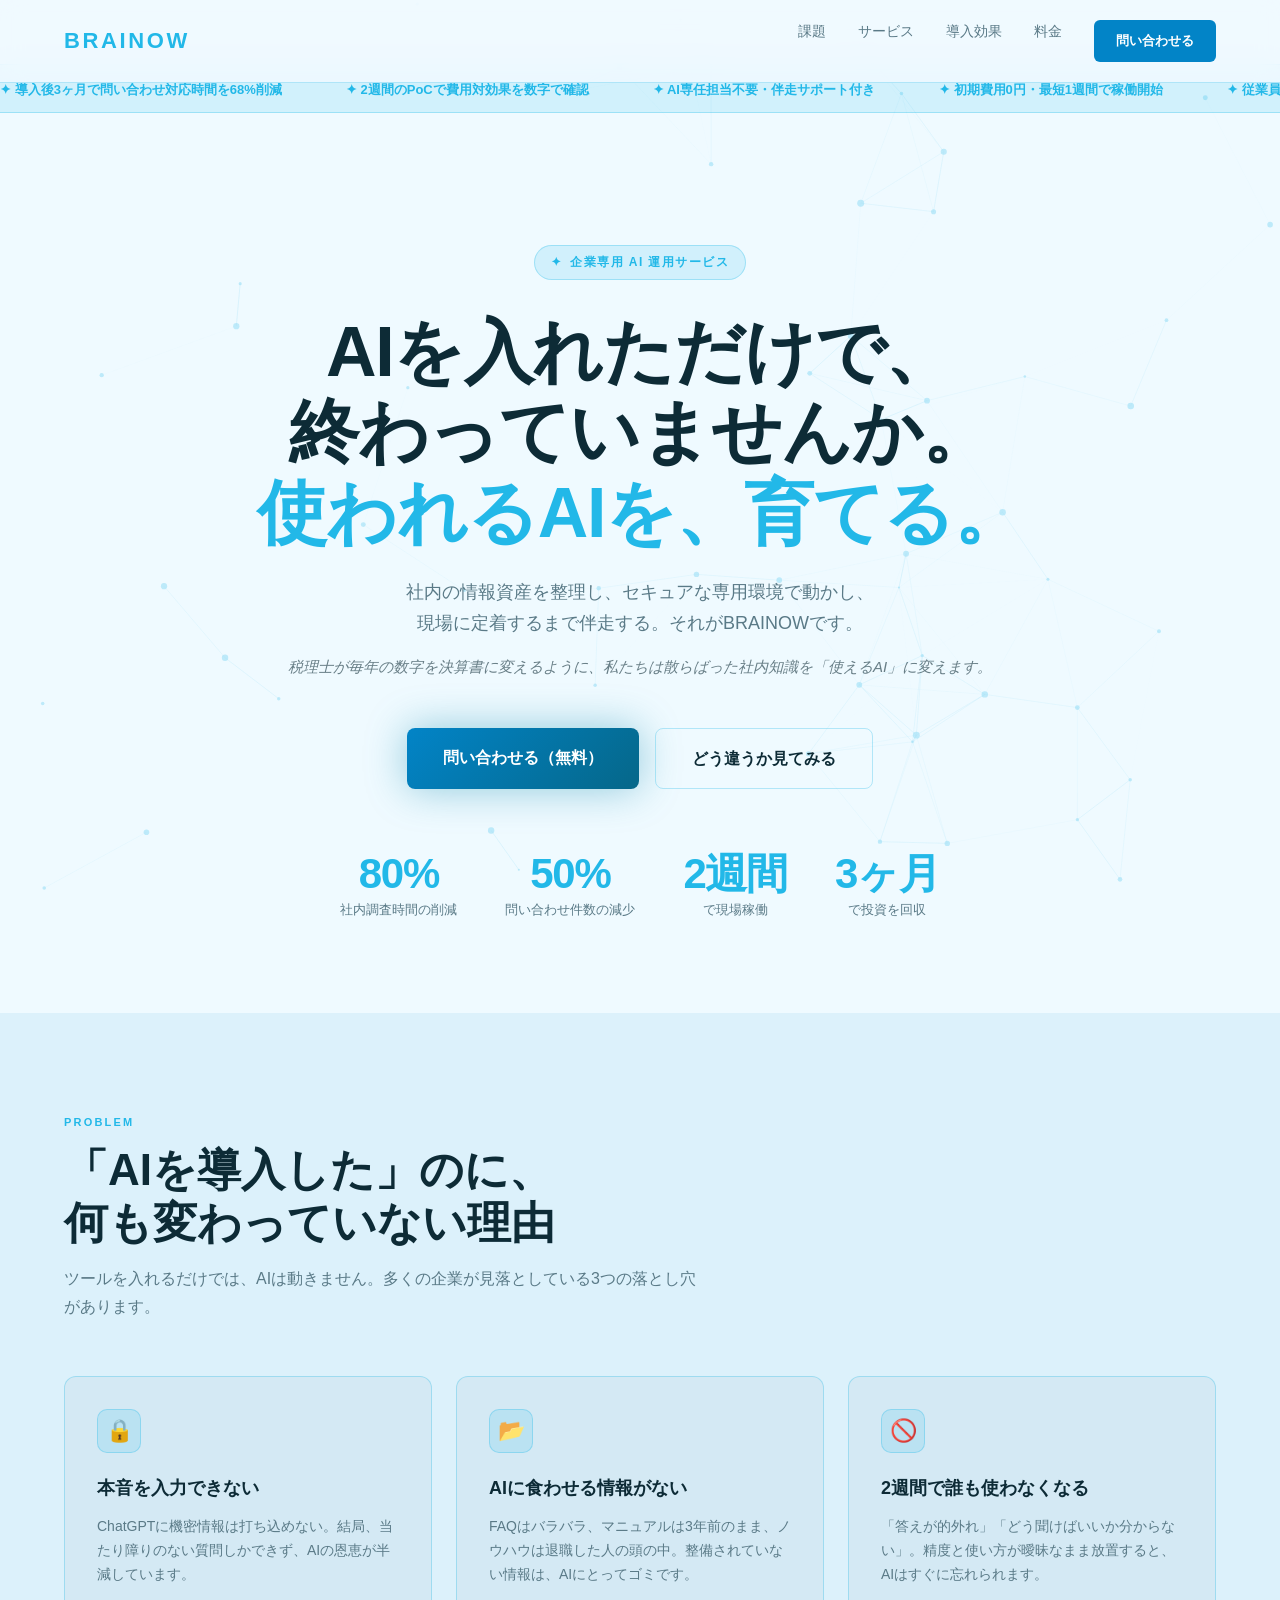
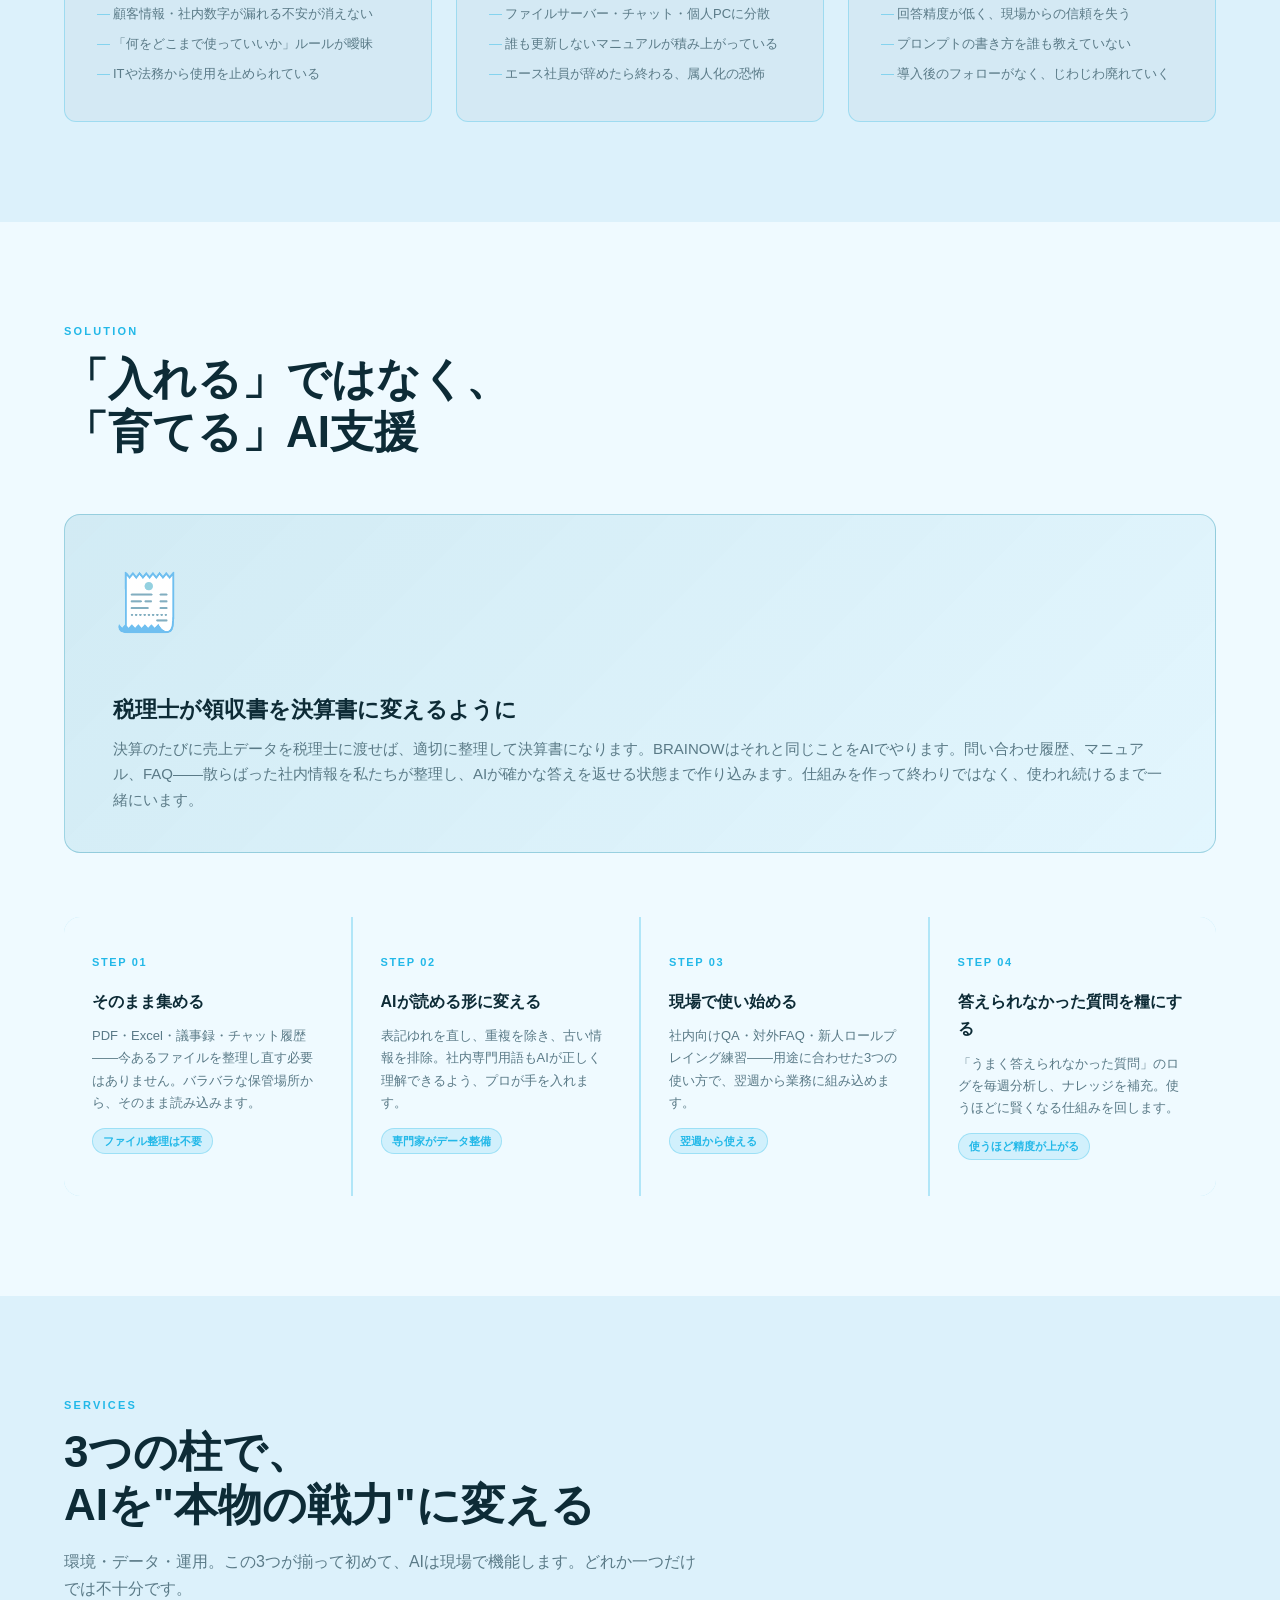
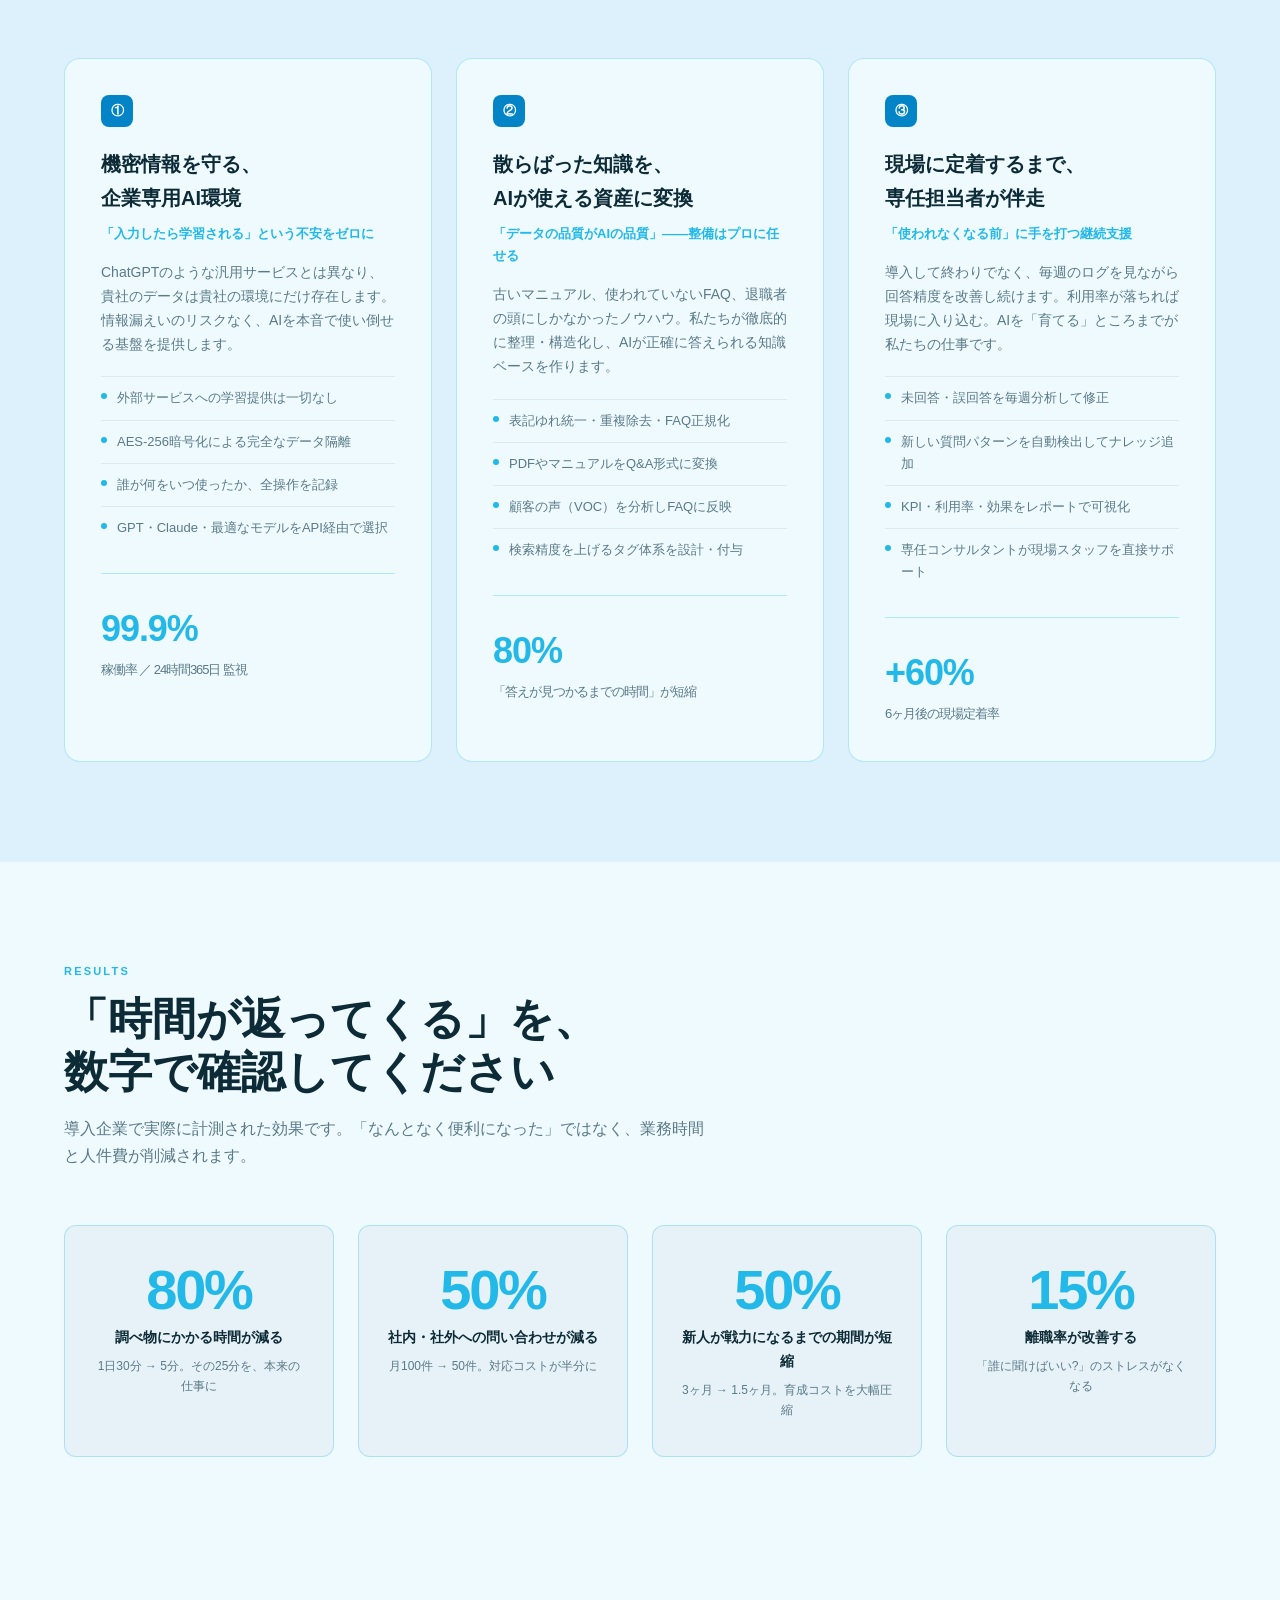
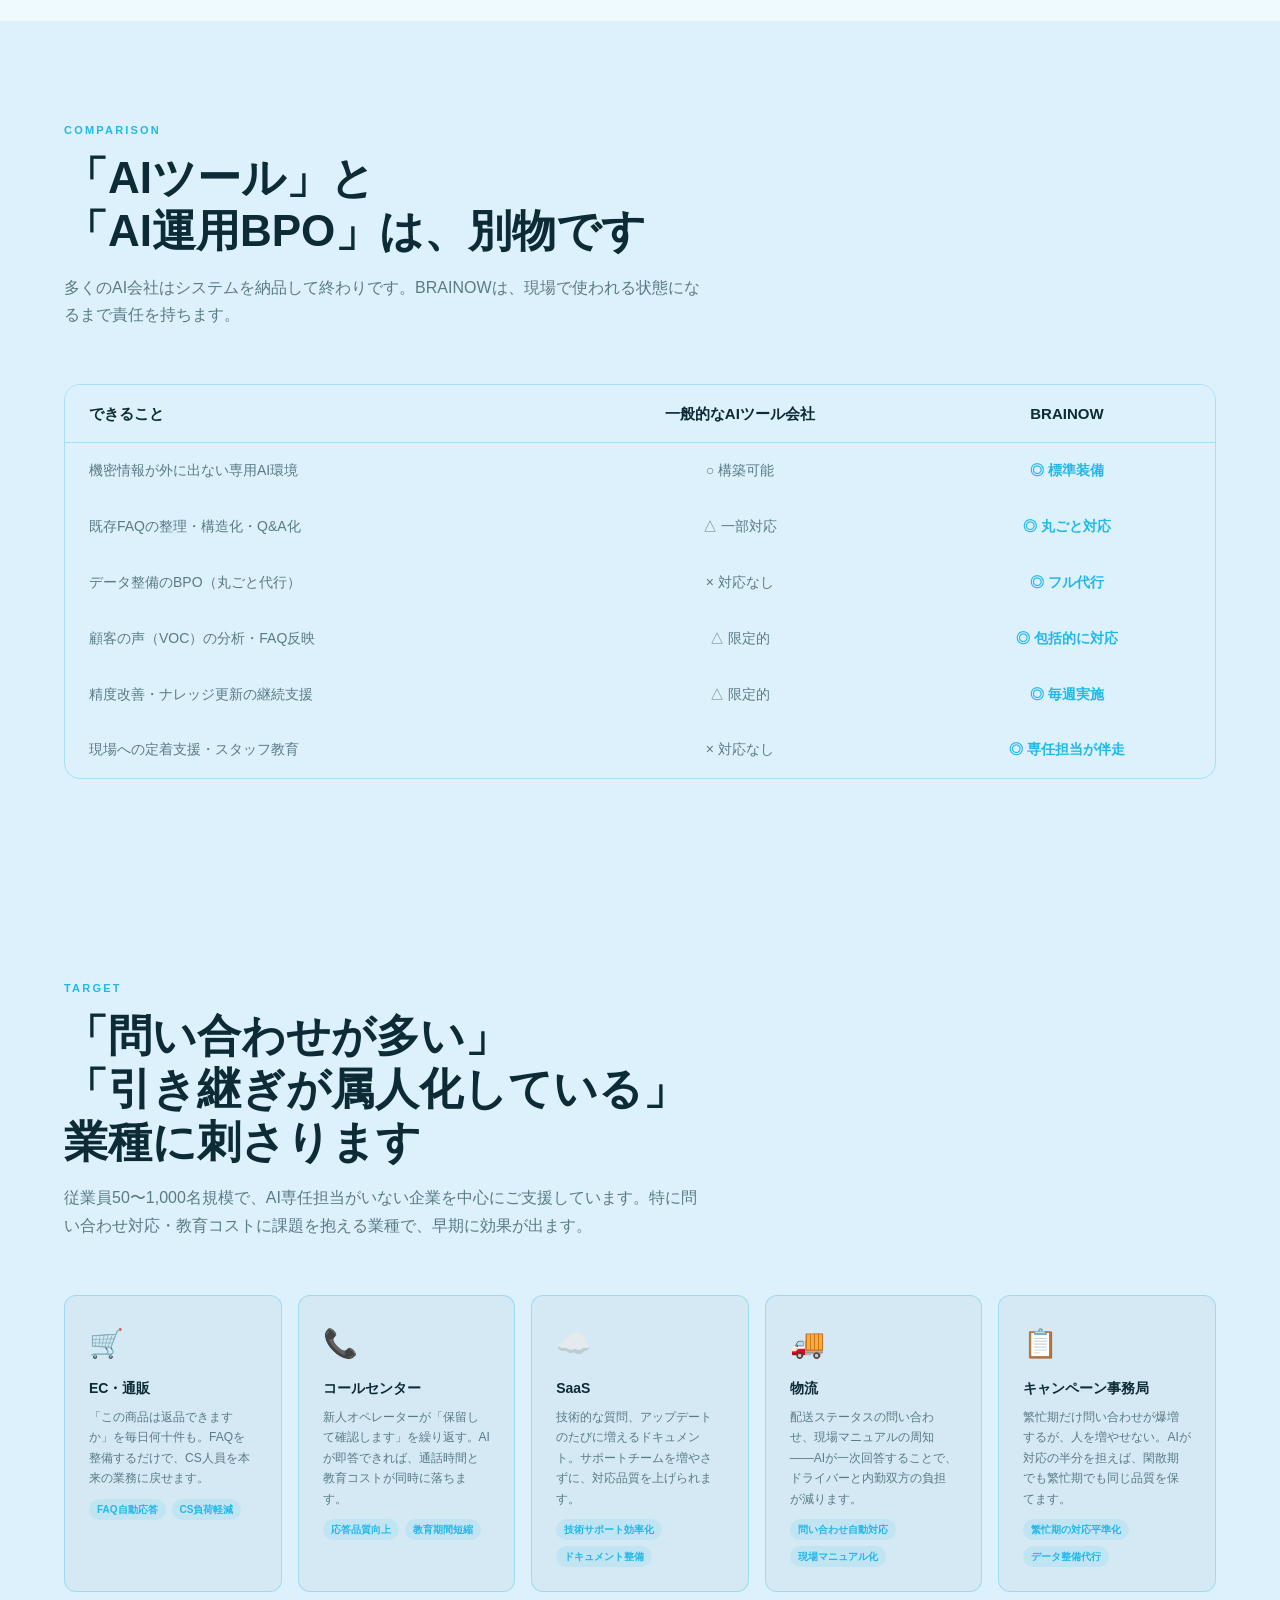
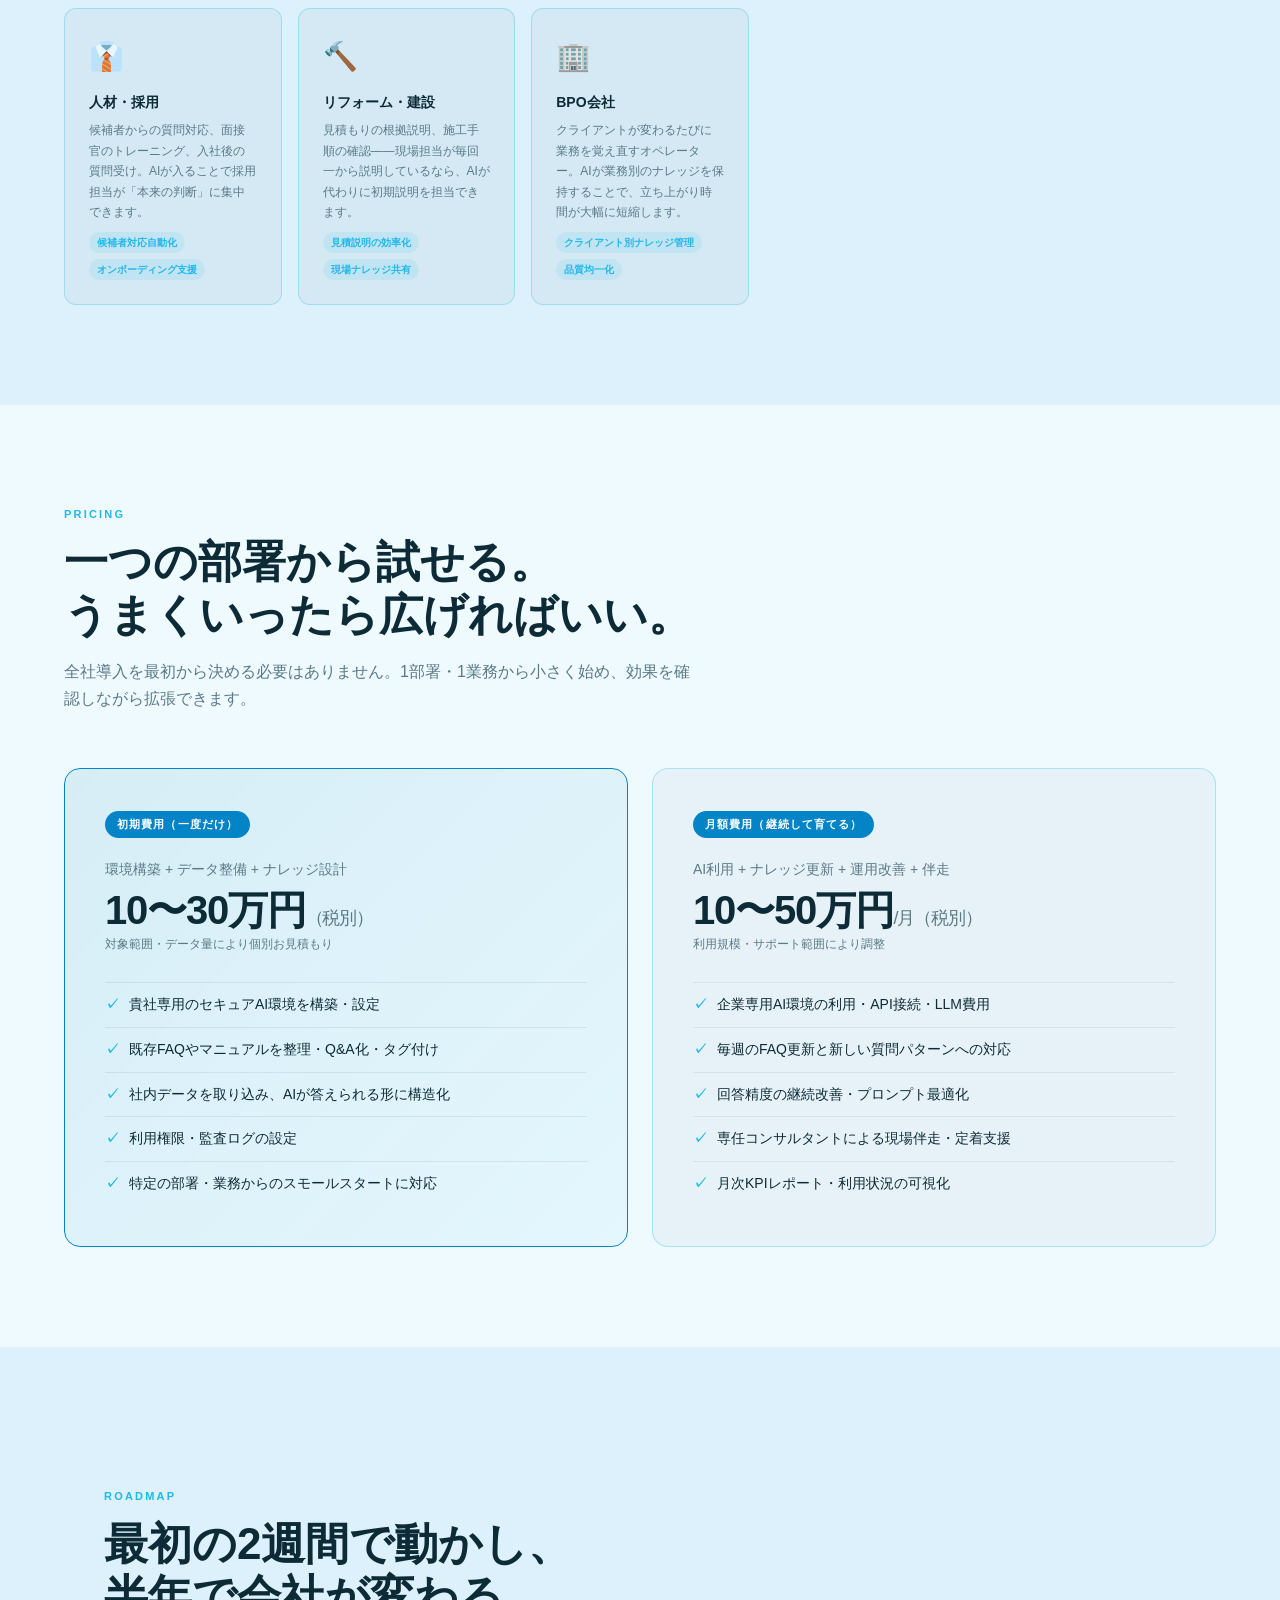
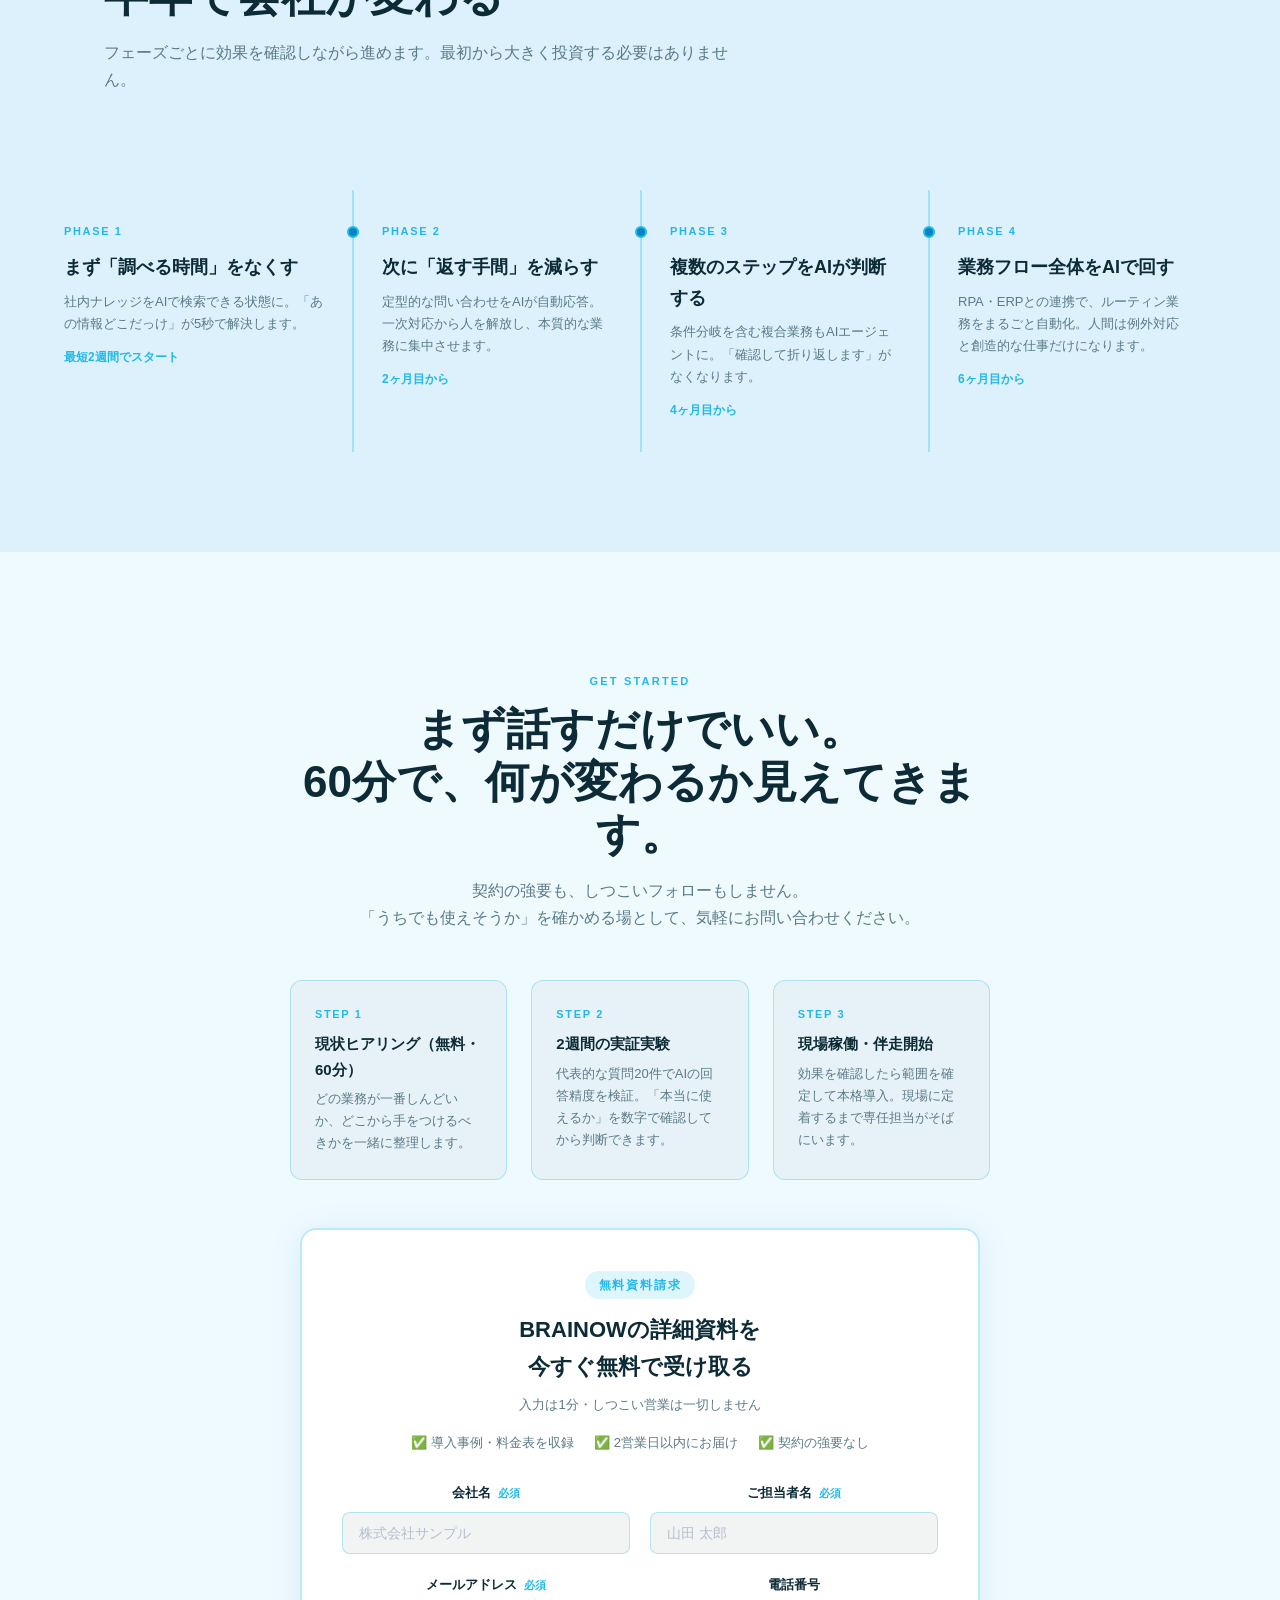
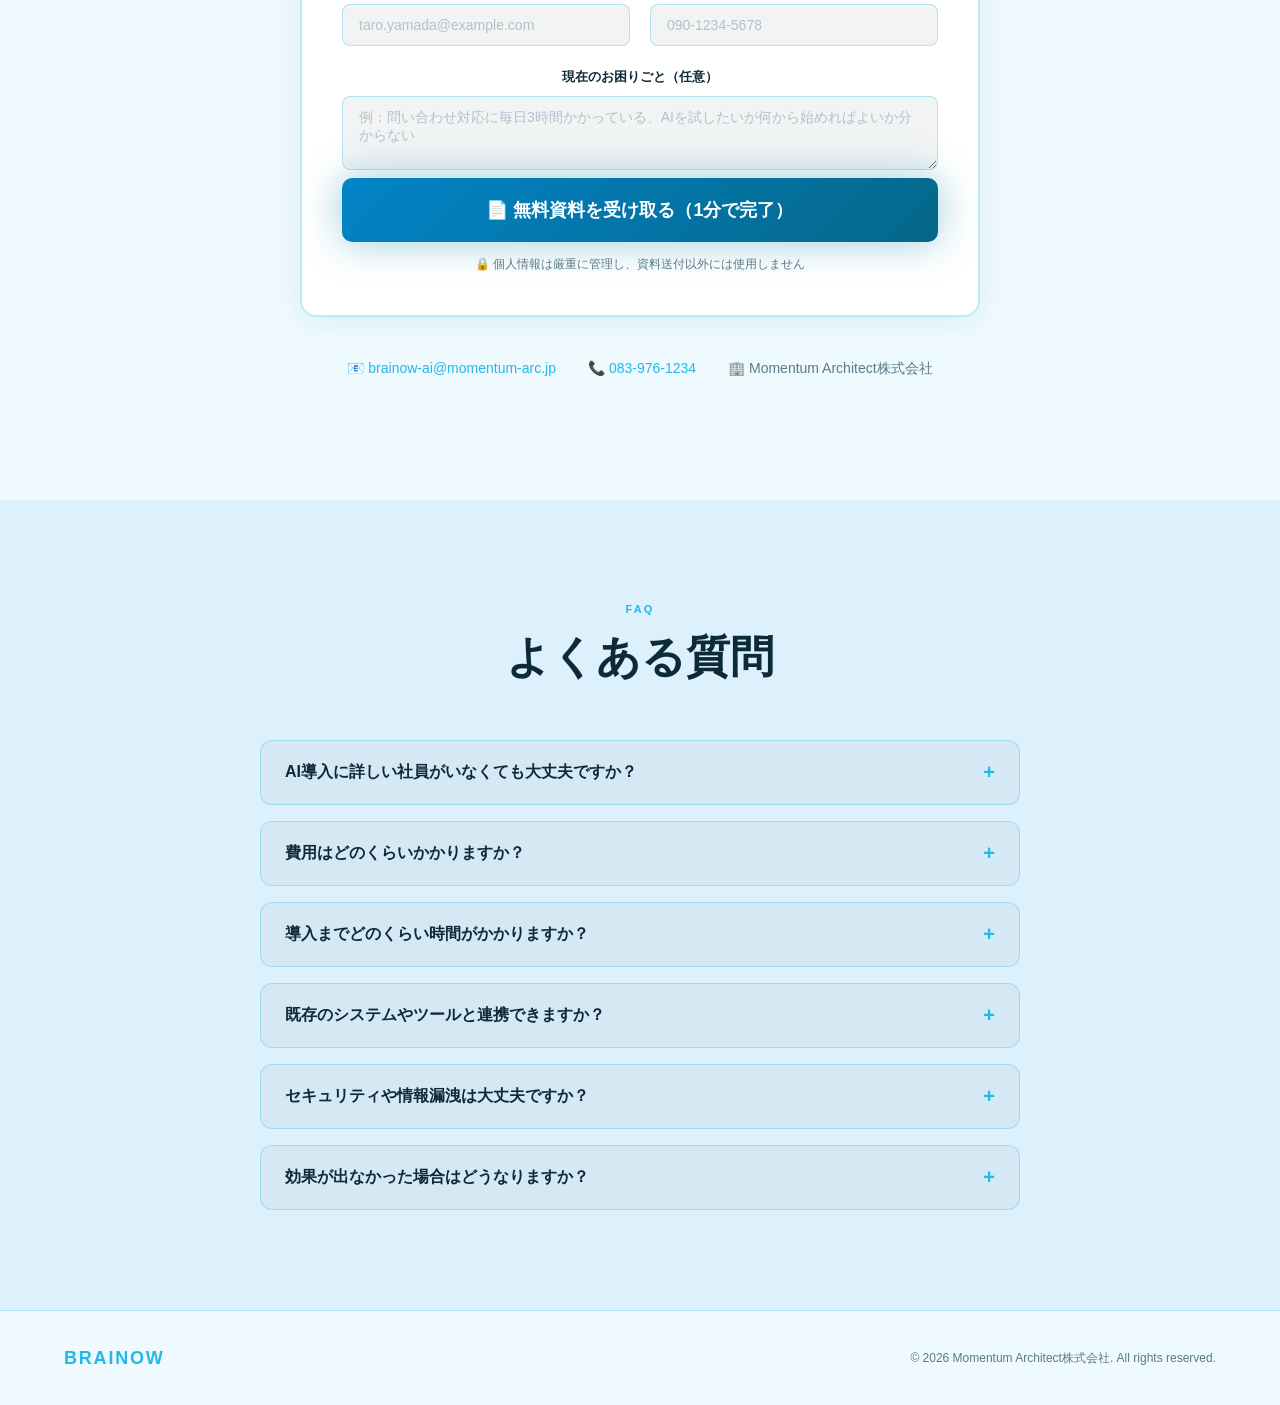
<file: index.html>
<!DOCTYPE html>
<html lang="ja">
<head>
<meta charset="UTF-8">
<meta name="viewport" content="width=device-width, initial-scale=1.0">
<title>BRAINOW｜中小企業向けAI導入・運用サービス｜社内AI担当をまるごと代行</title>
<meta name="description" content="BRAINOWは従業員50〜1,000名の中小企業向けに、AI導入から運用・定着まで一気通貫で代行するサービスです。初期費用なし・2週間でPoC。AI専任担当がいなくても、問い合わせ自動化・業務効率化を実現します。">
<meta name="keywords" content="AI導入,AI運用,中小企業 AI,社内AI,業務自動化,ChatGPT 企業導入,AI外注,BRAINOW">
<meta name="robots" content="index, follow">
<link rel="canonical" href="https://brainow.net/">

<!-- OGP -->
<meta property="og:type" content="website">
<meta property="og:url" content="https://brainow.net/">
<meta property="og:title" content="BRAINOW｜中小企業向けAI導入・運用サービス">
<meta property="og:description" content="AI専任担当がいなくても大丈夫。問い合わせ自動化・業務効率化を2週間のPoCから始められます。初期費用0円・完全成果型。">
<meta property="og:site_name" content="BRAINOW">
<meta property="og:locale" content="ja_JP">

<!-- Twitter Card -->
<meta name="twitter:card" content="summary_large_image">
<meta name="twitter:title" content="BRAINOW｜中小企業向けAI導入・運用サービス">
<meta name="twitter:description" content="AI専任担当がいなくても大丈夫。問い合わせ自動化・業務効率化を2週間のPoCから始められます。">

<!-- JSON-LD 構造化データ -->
<script type="application/ld+json">
{
  "@context": "https://schema.org",
  "@type": "Organization",
  "name": "BRAINOW",
  "url": "https://brainow.net/",
  "description": "中小企業向けAI導入・運用代行サービス。問い合わせ自動化・業務効率化をワンストップで支援。",
  "provider": {
    "@type": "Organization",
    "name": "Momentum Architect株式会社"
  },
  "contactPoint": {
    "@type": "ContactPoint",
    "email": "brainow-ai@momentum-arc.jp",
    "telephone": "083-976-1234",
    "contactType": "customer support",
    "availableLanguage": "Japanese"
  },
  "offers": {
    "@type": "Offer",
    "name": "企業専用AI運用サービス BRAINOW",
    "priceCurrency": "JPY",
    "description": "初期費用0円・2週間PoC付きのAI導入・運用代行プラン"
  }
}
</script>

<script type="application/ld+json">
{
  "@context": "https://schema.org",
  "@type": "FAQPage",
  "mainEntity": [
    {"@type":"Question","name":"AI導入に詳しい社員がいなくても大丈夫ですか？","acceptedAnswer":{"@type":"Answer","text":"はい、問題ありません。BRAINOWは社内にAI担当がいない企業を前提に設計されたサービスです。企画・設定・運用・改善まで専任担当が一気通貫でサポートします。"}},
    {"@type":"Question","name":"費用はどのくらいかかりますか？","acceptedAnswer":{"@type":"Answer","text":"初期費用は0円です。2週間の実証実験（PoC）も無料でご提供しています。本格導入後の月額費用は企業規模・導入範囲によって異なります。"}},
    {"@type":"Question","name":"導入までどのくらい時間がかかりますか？","acceptedAnswer":{"@type":"Answer","text":"最短1週間で稼働開始できます。初回ヒアリング→PoC設計→2週間の実証実験という流れで、最初の成果を1ヶ月以内に確認いただけます。"}},
    {"@type":"Question","name":"既存のシステムやツールと連携できますか？","acceptedAnswer":{"@type":"Answer","text":"Slack・Teams・Chatwork・Salesforce・kintone・各種ERPなど主要なビジネスツールとの連携実績があります。"}},
    {"@type":"Question","name":"セキュリティや情報漏洩は大丈夫ですか？","acceptedAnswer":{"@type":"Answer","text":"社内データは外部のAI学習には使用されません。エンタープライズ向けAPIを使用し、データの暗号化・アクセス制御を徹底。NDA締結の上でご支援します。"}},
    {"@type":"Question","name":"効果が出なかった場合はどうなりますか？","acceptedAnswer":{"@type":"Answer","text":"2週間のPoCで効果を数字で確認してから本格導入を判断いただけます。効果がなければ費用は一切かかりません。"}}
  ]
}
</script>
<style>
  *, *::before, *::after { box-sizing: border-box; margin: 0; padding: 0; }

  :root {
    --navy: #EFFAFF;
    --navy-mid: #DCF1FB;
    --blue: #0284C7;
    --cyan: #22B8E8;
    --cyan-dim: rgba(34,184,232,0.14);
    --white: #0D2B36;
    --gray: #5A7A87;
    --card-bg: rgba(13,43,54,0.035);
    --card-border: rgba(34,184,232,0.3);
  }

  html { scroll-behavior: smooth; }

  body {
    font-family: 'Helvetica Neue', Arial, 'Hiragino Kaku Gothic ProN', 'Meiryo', sans-serif;
    background: var(--navy);
    color: var(--white);
    line-height: 1.7;
    overflow-x: hidden;
  }

  /* ── Canvas background ── */
  #synapse-canvas {
    position: fixed;
    top: 0; left: 0;
    width: 100%; height: 100%;
    pointer-events: none;
    z-index: 0;
    opacity: 0.35;
  }

  section, nav, footer { position: relative; z-index: 1; }

  /* ── Nav ── */
  nav {
    display: flex;
    justify-content: space-between;
    align-items: center;
    padding: 20px 5%;
    position: fixed;
    top: 0; left: 0; right: 0;
    background: rgba(240,250,255,0.85);
    backdrop-filter: blur(12px);
    border-bottom: 1px solid var(--card-border);
    z-index: 100;
  }

  .nav-logo {
    font-size: 22px;
    font-weight: 800;
    letter-spacing: 0.12em;
    color: var(--cyan);
  }

  .nav-links { display: flex; gap: 32px; }
  .nav-links a {
    color: var(--gray);
    text-decoration: none;
    font-size: 14px;
    transition: color 0.2s;
  }
  .nav-links a:hover { color: var(--white); }

  .nav-cta {
    background: var(--blue);
    color: #fff !important;
    padding: 10px 22px;
    border-radius: 6px;
    font-weight: 700;
    font-size: 13px !important;
    transition: background 0.2s !important;
  }
  .nav-cta:hover { background: #0EA5C7 !important; color: #fff !important; }

  /* ── Hero ── */
  #hero {
    min-height: 100vh;
    display: flex;
    align-items: center;
    justify-content: center;
    text-align: center;
    padding: 120px 5% 80px;
  }

  .hero-inner { max-width: 820px; }

  .hero-eyebrow {
    display: inline-flex;
    align-items: center;
    gap: 8px;
    background: var(--cyan-dim);
    border: 1px solid var(--card-border);
    padding: 6px 16px;
    border-radius: 100px;
    font-size: 12px;
    letter-spacing: 0.12em;
    color: var(--cyan);
    font-weight: 600;
    margin-bottom: 32px;
    text-transform: uppercase;
  }

  .hero-title {
    font-size: clamp(36px, 6vw, 70px);
    font-weight: 900;
    line-height: 1.15;
    letter-spacing: -0.02em;
    margin-bottom: 24px;
  }

  .hero-title .accent { color: var(--cyan); }

  .hero-subtitle {
    font-size: 18px;
    color: var(--gray);
    max-width: 600px;
    margin: 0 auto 16px;
  }

  .hero-metaphor {
    font-size: 15px;
    color: rgba(13,43,54,0.6);
    margin-bottom: 48px;
    font-style: italic;
  }

  .hero-ctas {
    display: flex;
    gap: 16px;
    justify-content: center;
    flex-wrap: wrap;
    margin-bottom: 64px;
  }

  .btn-primary {
    background: linear-gradient(135deg, var(--blue), #056789);
    color: #fff;
    padding: 16px 36px;
    border-radius: 8px;
    text-decoration: none;
    font-weight: 700;
    font-size: 16px;
    transition: transform 0.2s, box-shadow 0.2s;
    box-shadow: 0 0 40px rgba(2,132,167,0.4);
  }
  .btn-primary:hover { transform: translateY(-2px); box-shadow: 0 8px 50px rgba(2,132,167,0.5); }

  .btn-secondary {
    background: transparent;
    color: var(--white);
    padding: 16px 36px;
    border: 1px solid var(--card-border);
    border-radius: 8px;
    text-decoration: none;
    font-weight: 600;
    font-size: 16px;
    transition: border-color 0.2s, background 0.2s;
  }
  .btn-secondary:hover { border-color: var(--cyan); background: var(--cyan-dim); }

  .hero-stats {
    display: flex;
    justify-content: center;
    gap: 48px;
    flex-wrap: wrap;
  }

  .stat-item { text-align: center; }
  .stat-num {
    font-size: 42px;
    font-weight: 900;
    color: var(--cyan);
    letter-spacing: -0.03em;
    line-height: 1;
  }
  .stat-label { font-size: 13px; color: var(--gray); margin-top: 4px; }

  /* ── Section base ── */
  .section-pad { padding: 100px 5%; }

  .section-label {
    font-size: 11px;
    font-weight: 700;
    letter-spacing: 0.2em;
    color: var(--cyan);
    text-transform: uppercase;
    margin-bottom: 12px;
  }

  .section-title {
    font-size: clamp(26px, 4vw, 44px);
    font-weight: 900;
    line-height: 1.2;
    margin-bottom: 16px;
  }

  .section-body {
    font-size: 16px;
    color: var(--gray);
    max-width: 640px;
  }

  .section-head { margin-bottom: 56px; }

  /* ── Pain points ── */
  #pain { background: var(--navy-mid); }

  .pain-grid {
    display: grid;
    grid-template-columns: repeat(auto-fit, minmax(280px, 1fr));
    gap: 24px;
  }

  .pain-card {
    background: var(--card-bg);
    border: 1px solid var(--card-border);
    border-radius: 12px;
    padding: 32px;
    transition: border-color 0.3s, transform 0.3s;
  }
  .pain-card:hover { border-color: rgba(34,184,232,0.4); transform: translateY(-4px); }

  .pain-icon {
    width: 44px; height: 44px;
    background: var(--cyan-dim);
    border: 1px solid var(--card-border);
    border-radius: 10px;
    display: flex; align-items: center; justify-content: center;
    margin-bottom: 20px;
    font-size: 22px;
  }

  .pain-card h3 { font-size: 18px; font-weight: 800; margin-bottom: 12px; }
  .pain-card p { font-size: 14px; color: var(--gray); }

  .pain-list { margin-top: 12px; padding: 0; list-style: none; }
  .pain-list li {
    font-size: 13px;
    color: var(--gray);
    padding: 4px 0;
    padding-left: 16px;
    position: relative;
  }
  .pain-list li::before {
    content: '—';
    position: absolute;
    left: 0;
    color: rgba(34,184,232,0.5);
  }

  /* ── Solution / Steps ── */
  #solution { }

  .solution-metaphor {
    background: linear-gradient(135deg, rgba(2,132,167,0.12), rgba(34,184,232,0.06));
    border: 1px solid rgba(2,132,167,0.3);
    border-radius: 16px;
    padding: 40px 48px;
    margin-bottom: 64px;
    display: flex;
    align-items: center;
    gap: 40px;
    flex-wrap: wrap;
  }

  .metaphor-icon { font-size: 56px; flex-shrink: 0; }
  .metaphor-text h3 { font-size: 22px; font-weight: 800; margin-bottom: 8px; }
  .metaphor-text p { font-size: 15px; color: var(--gray); }

  .steps-grid {
    display: grid;
    grid-template-columns: repeat(auto-fit, minmax(220px, 1fr));
    gap: 2px;
    background: var(--card-border);
    border-radius: 16px;
    overflow: hidden;
  }

  .step-card {
    background: var(--navy);
    padding: 36px 28px;
    transition: background 0.3s;
  }
  .step-card:hover { background: var(--navy-mid); }

  .step-num {
    font-size: 11px;
    font-weight: 700;
    letter-spacing: 0.15em;
    color: var(--cyan);
    margin-bottom: 16px;
  }

  .step-card h3 { font-size: 16px; font-weight: 800; margin-bottom: 10px; }
  .step-card p { font-size: 13px; color: var(--gray); }

  .step-tag {
    display: inline-block;
    background: var(--cyan-dim);
    border: 1px solid var(--card-border);
    color: var(--cyan);
    font-size: 11px;
    font-weight: 600;
    padding: 3px 10px;
    border-radius: 100px;
    margin-top: 14px;
  }

  /* ── Services ── */
  #services { background: var(--navy-mid); }

  .services-grid {
    display: grid;
    grid-template-columns: repeat(auto-fit, minmax(300px, 1fr));
    gap: 24px;
  }

  .service-card {
    background: var(--navy);
    border: 1px solid var(--card-border);
    border-radius: 16px;
    padding: 36px;
    transition: border-color 0.3s, transform 0.3s;
  }
  .service-card:hover { border-color: var(--cyan); transform: translateY(-4px); }

  .service-num {
    width: 32px; height: 32px;
    background: var(--blue);
    border-radius: 8px;
    display: flex; align-items: center; justify-content: center;
    font-size: 13px; font-weight: 800;
    margin-bottom: 20px;
    color: #fff;
  }

  .service-card h3 { font-size: 20px; font-weight: 800; margin-bottom: 8px; }
  .service-card .service-sub { font-size: 13px; color: var(--cyan); margin-bottom: 16px; font-weight: 600; }
  .service-card p { font-size: 14px; color: var(--gray); }

  .service-features { margin-top: 20px; }
  .service-feature {
    display: flex;
    align-items: flex-start;
    gap: 10px;
    padding: 10px 0;
    border-top: 1px solid rgba(13,43,54,0.08);
    font-size: 13px;
  }
  .service-feature .dot {
    width: 6px; height: 6px;
    background: var(--cyan);
    border-radius: 50%;
    margin-top: 6px;
    flex-shrink: 0;
  }
  .service-feature span { color: var(--gray); }

  .service-stat {
    margin-top: 24px;
    padding-top: 24px;
    border-top: 1px solid var(--card-border);
    font-size: 36px;
    font-weight: 900;
    color: var(--cyan);
    letter-spacing: -0.03em;
  }
  .service-stat small { font-size: 13px; color: var(--gray); display: block; font-weight: 400; }

  /* ── KPI ── */
  #kpi { }

  .kpi-grid {
    display: grid;
    grid-template-columns: repeat(auto-fit, minmax(200px, 1fr));
    gap: 24px;
    margin-bottom: 64px;
  }

  .kpi-card {
    background: var(--card-bg);
    border: 1px solid var(--card-border);
    border-radius: 12px;
    padding: 36px 28px;
    text-align: center;
  }

  .kpi-num {
    font-size: 56px;
    font-weight: 900;
    color: var(--cyan);
    letter-spacing: -0.04em;
    line-height: 1;
  }

  .kpi-label { font-size: 14px; font-weight: 700; margin: 8px 0 6px; }
  .kpi-detail { font-size: 12px; color: var(--gray); }

  /* ── Comparison ── */
  #comparison { background: var(--navy-mid); }

  .compare-table {
    width: 100%;
    border-collapse: separate;
    border-spacing: 0;
    border: 1px solid var(--card-border);
    border-radius: 16px;
    overflow: hidden;
  }

  .compare-table th, .compare-table td {
    padding: 16px 24px;
    text-align: center;
    font-size: 14px;
  }

  .compare-table thead th {
    background: var(--navy-mid);
    font-weight: 800;
    font-size: 15px;
    border-bottom: 1px solid var(--card-border);
  }

  .compare-table thead th:first-child { text-align: left; }
  .compare-table td:first-child { text-align: left; color: var(--gray); }

  .compare-table tbody tr { border-bottom: 1px solid rgba(13,43,54,0.05); }
  .compare-table tbody tr:last-child td { border-bottom: none; }

  .compare-table tbody tr:hover td { background: rgba(34,184,232,0.03); }

  .col-brainow { color: var(--cyan); font-weight: 800; font-size: 15px; }
  .col-other { color: var(--gray); }

  /* ── Pricing ── */
  #pricing { }

  .pricing-grid {
    display: grid;
    grid-template-columns: repeat(auto-fit, minmax(300px, 1fr));
    gap: 24px;
  }

  .pricing-card {
    background: var(--card-bg);
    border: 1px solid var(--card-border);
    border-radius: 16px;
    padding: 40px;
    transition: border-color 0.3s;
  }
  .pricing-card.featured {
    border-color: var(--blue);
    background: linear-gradient(135deg, rgba(2,132,167,0.1), rgba(34,184,232,0.05));
  }
  .pricing-card:hover { border-color: var(--cyan); }

  .pricing-badge {
    display: inline-block;
    background: var(--blue);
    color: #fff;
    font-size: 11px;
    font-weight: 700;
    letter-spacing: 0.1em;
    padding: 4px 12px;
    border-radius: 100px;
    margin-bottom: 20px;
    text-transform: uppercase;
  }

  .pricing-type { font-size: 14px; color: var(--gray); margin-bottom: 8px; }
  .pricing-amount {
    font-size: 40px;
    font-weight: 900;
    color: var(--white);
    letter-spacing: -0.03em;
    line-height: 1;
    margin-bottom: 4px;
  }
  .pricing-amount span { font-size: 18px; font-weight: 400; color: var(--gray); }

  .pricing-note { font-size: 12px; color: var(--gray); margin-bottom: 28px; }

  .pricing-items { list-style: none; }
  .pricing-items li {
    padding: 10px 0;
    border-top: 1px solid rgba(13,43,54,0.08);
    font-size: 14px;
    display: flex;
    align-items: center;
    gap: 10px;
  }
  .pricing-items li::before { content: '✓'; color: var(--cyan); font-weight: 700; flex-shrink: 0; }

  /* ── Roadmap ── */
  #roadmap { background: var(--navy-mid); }

  .roadmap-grid {
    display: grid;
    grid-template-columns: repeat(auto-fit, minmax(220px, 1fr));
    gap: 0;
    position: relative;
  }

  .roadmap-card {
    padding: 32px 28px;
    border-left: 2px solid var(--card-border);
    position: relative;
  }
  .roadmap-card:first-child { border-left: none; padding-left: 0; }

  .roadmap-phase {
    font-size: 11px;
    font-weight: 700;
    letter-spacing: 0.15em;
    color: var(--cyan);
    text-transform: uppercase;
    margin-bottom: 12px;
  }

  .roadmap-dot {
    width: 12px; height: 12px;
    background: var(--blue);
    border-radius: 50%;
    border: 2px solid var(--cyan);
    position: absolute;
    left: -7px;
    top: 36px;
  }
  .roadmap-card:first-child .roadmap-dot { left: 0; }

  .roadmap-card h3 { font-size: 18px; font-weight: 800; margin-bottom: 8px; }
  .roadmap-card p { font-size: 13px; color: var(--gray); margin-bottom: 12px; }
  .roadmap-timing { font-size: 12px; color: var(--cyan); font-weight: 600; }

  /* ── CTA ── */
  #cta {
    text-align: center;
    padding: 120px 5%;
  }

  .cta-inner { max-width: 700px; margin: 0 auto; }

  .steps-list {
    display: grid;
    grid-template-columns: repeat(auto-fit, minmax(200px, 1fr));
    gap: 24px;
    margin: 48px 0;
    text-align: left;
  }

  .step-item {
    background: var(--card-bg);
    border: 1px solid var(--card-border);
    border-radius: 12px;
    padding: 24px;
  }

  .step-item .step-n {
    font-size: 11px;
    font-weight: 700;
    letter-spacing: 0.15em;
    color: var(--cyan);
    margin-bottom: 8px;
    text-transform: uppercase;
  }

  .step-item h4 { font-size: 15px; font-weight: 800; margin-bottom: 6px; }
  .step-item p { font-size: 13px; color: var(--gray); }

  .contact-info {
    margin-top: 40px;
    display: flex;
    gap: 32px;
    justify-content: center;
    flex-wrap: wrap;
    font-size: 14px;
    color: var(--gray);
  }
  .contact-info a { color: var(--cyan); text-decoration: none; }

  /* ── Inquiry Form ── */
  .inquiry-form {
    background: var(--card-bg);
    border: 1px solid var(--card-border);
    border-radius: 16px;
    padding: 40px;
    text-align: left;
    margin-bottom: 32px;
  }

  .form-row {
    display: grid;
    grid-template-columns: 1fr 1fr;
    gap: 20px;
    margin-bottom: 20px;
  }

  .form-field { display: flex; flex-direction: column; }
  .form-field-full { margin-bottom: 0; }

  .form-field label {
    font-size: 13px;
    font-weight: 700;
    color: var(--white);
    margin-bottom: 8px;
  }

  .form-field .req {
    color: var(--cyan);
    font-size: 11px;
    font-weight: 600;
    margin-left: 4px;
  }

  .form-field input,
  .form-field textarea {
    background: rgba(13,43,54,0.05);
    border: 1px solid var(--card-border);
    border-radius: 8px;
    padding: 12px 16px;
    font-size: 14px;
    color: var(--white);
    font-family: inherit;
    transition: border-color 0.2s;
  }

  .form-field input::placeholder,
  .form-field textarea::placeholder {
    color: rgba(138,155,181,0.6);
  }

  .form-field input:focus,
  .form-field textarea:focus {
    outline: none;
    border-color: var(--cyan);
  }

  .form-field textarea { resize: vertical; }

  /* ── Footer ── */
  footer {
    border-top: 1px solid var(--card-border);
    padding: 32px 5%;
    display: flex;
    justify-content: space-between;
    align-items: center;
    flex-wrap: wrap;
    gap: 16px;
  }

  .footer-logo { font-size: 18px; font-weight: 800; letter-spacing: 0.1em; color: var(--cyan); }
  footer p { font-size: 12px; color: var(--gray); }

  /* ── Animations ── */
  @keyframes pulse-ring {
    0%   { box-shadow: 0 0 0 0 rgba(34,184,232,0.5), 0 0 40px rgba(2,132,167,0.4); }
    70%  { box-shadow: 0 0 0 14px rgba(34,184,232,0), 0 0 40px rgba(2,132,167,0.4); }
    100% { box-shadow: 0 0 0 0 rgba(34,184,232,0), 0 0 40px rgba(2,132,167,0.4); }
  }
  @keyframes float-y {
    0%, 100% { transform: translateY(0); }
    50%       { transform: translateY(-8px); }
  }
  @keyframes ticker-scroll {
    0%   { transform: translateX(0); }
    100% { transform: translateX(-50%); }
  }
  @keyframes blink {
    0%, 100% { opacity: 1; } 50% { opacity: 0; }
  }

  .btn-cta-pulse { animation: pulse-ring 2.2s ease-out infinite; }

  /* ── Ticker (social proof) ── */
  .ticker-wrap {
    overflow: hidden;
    background: var(--cyan-dim);
    border-top: 1px solid var(--card-border);
    border-bottom: 1px solid var(--card-border);
    padding: 10px 0;
    white-space: nowrap;
  }
  .ticker-inner {
    display: inline-flex;
    gap: 64px;
    animation: ticker-scroll 28s linear infinite;
  }
  .ticker-inner span { font-size: 13px; font-weight: 600; color: var(--cyan); }
  .ticker-inner span::before { content: '✦ '; }

  /* ── FAQ ── */
  .faq-list { max-width: 760px; margin: 0 auto; display: flex; flex-direction: column; gap: 16px; }
  .faq-item {
    background: var(--card-bg);
    border: 1px solid var(--card-border);
    border-radius: 12px;
    overflow: hidden;
  }
  .faq-q {
    width: 100%; text-align: left; background: none; border: none; cursor: pointer;
    padding: 20px 24px; display: flex; justify-content: space-between; align-items: center;
    font-size: 16px; font-weight: 700; color: var(--white); gap: 16px;
  }
  .faq-q .faq-icon { font-size: 20px; flex-shrink: 0; transition: transform 0.3s; color: var(--cyan); }
  .faq-q.open .faq-icon { transform: rotate(45deg); }
  .faq-a {
    max-height: 0; overflow: hidden;
    transition: max-height 0.4s ease, padding 0.3s ease;
    font-size: 14px; color: var(--gray); line-height: 1.8;
    padding: 0 24px;
  }
  .faq-a.open { max-height: 300px; padding: 0 24px 20px; }

  /* ── Typing cursor ── */
  .typing-cursor { display: inline-block; animation: blink 0.8s step-end infinite; color: var(--cyan); }

  /* ── Targets ── */
  #targets { }
  .targets-grid {
    display: grid;
    grid-template-columns: repeat(auto-fill, minmax(200px, 1fr));
    gap: 16px;
  }
  .target-card {
    background: var(--card-bg);
    border: 1px solid var(--card-border);
    border-radius: 12px;
    padding: 24px;
    transition: border-color 0.3s, transform 0.3s;
  }
  .target-card:hover { border-color: rgba(34,184,232,0.4); transform: translateY(-3px); }
  .target-icon { font-size: 28px; margin-bottom: 10px; }
  .target-card h4 { font-size: 14px; font-weight: 800; margin-bottom: 6px; }
  .target-card p { font-size: 12px; color: var(--gray); }
  .target-tags { display: flex; gap: 6px; flex-wrap: wrap; margin-top: 10px; }
  .target-tag {
    background: rgba(34,184,232,0.1);
    color: var(--cyan);
    font-size: 10px;
    font-weight: 600;
    padding: 2px 8px;
    border-radius: 100px;
  }

  @media (max-width: 640px) {
    .nav-links { display: none; }
    .hero-stats { gap: 24px; }
    .solution-metaphor { padding: 28px; }
    .compare-table th, .compare-table td { padding: 12px 14px; font-size: 12px; }
    .form-row { grid-template-columns: 1fr; gap: 16px; }
    .inquiry-form { padding: 28px 20px; }
  }
</style>
</head>
<body>

<canvas id="synapse-canvas"></canvas>

<!-- Nav -->
<nav>
  <div class="nav-logo">BRAINOW</div>
  <div class="nav-links">
    <a href="#pain">課題</a>
    <a href="#services">サービス</a>
    <a href="#kpi">導入効果</a>
    <a href="#pricing">料金</a>
    <a href="#cta" class="nav-cta">問い合わせる</a>
  </div>
</nav>

<!-- Ticker -->
<div class="ticker-wrap" style="margin-top:64px;">
  <div class="ticker-inner">
    <span>導入後3ヶ月で問い合わせ対応時間を68%削減</span>
    <span>2週間のPoCで費用対効果を数字で確認</span>
    <span>AI専任担当不要・伴走サポート付き</span>
    <span>初期費用0円・最短1週間で稼働開始</span>
    <span>従業員50〜1,000名規模の中小企業に特化</span>
    <span>導入後3ヶ月で問い合わせ対応時間を68%削減</span>
    <span>2週間のPoCで費用対効果を数字で確認</span>
    <span>AI専任担当不要・伴走サポート付き</span>
    <span>初期費用0円・最短1週間で稼働開始</span>
    <span>従業員50〜1,000名規模の中小企業に特化</span>
  </div>
</div>

<!-- Hero -->
<section id="hero">
  <div class="hero-inner">
    <div class="hero-eyebrow">
      <span>✦</span> 企業専用 AI 運用サービス
    </div>
    <h1 class="hero-title">
      AIを入れただけで、<br>
      終わっていませんか。<br>
      <span class="accent">使われるAIを、育てる。</span>
    </h1>
    <p class="hero-subtitle">
      社内の情報資産を整理し、セキュアな専用環境で動かし、<br>現場に定着するまで伴走する。それがBRAINOWです。
    </p>
    <p class="hero-metaphor">
      税理士が毎年の数字を決算書に変えるように、私たちは散らばった社内知識を「使えるAI」に変えます。
    </p>
    <div class="hero-ctas">
      <a href="#cta" class="btn-primary">問い合わせる（無料）</a>
      <a href="#services" class="btn-secondary">どう違うか見てみる</a>
    </div>
    <div class="hero-stats">
      <div class="stat-item">
        <div class="stat-num" data-target="80" data-suffix="%">80%</div>
        <div class="stat-label">社内調査時間の削減</div>
      </div>
      <div class="stat-item">
        <div class="stat-num" data-target="50" data-suffix="%">50%</div>
        <div class="stat-label">問い合わせ件数の減少</div>
      </div>
      <div class="stat-item">
        <div class="stat-num">2週間</div>
        <div class="stat-label">で現場稼働</div>
      </div>
      <div class="stat-item">
        <div class="stat-num">3ヶ月</div>
        <div class="stat-label">で投資を回収</div>
      </div>
    </div>
  </div>
</section>

<!-- Pain Points -->
<section id="pain" class="section-pad">
  <div class="section-head">
    <div class="section-label">PROBLEM</div>
    <h2 class="section-title">「AIを導入した」のに、<br>何も変わっていない理由</h2>
    <p class="section-body">ツールを入れるだけでは、AIは動きません。多くの企業が見落としている3つの落とし穴があります。</p>
  </div>
  <div class="pain-grid">
    <div class="pain-card">
      <div class="pain-icon">🔒</div>
      <h3>本音を入力できない</h3>
      <p>ChatGPTに機密情報は打ち込めない。結局、当たり障りのない質問しかできず、AIの恩恵が半減しています。</p>
      <ul class="pain-list">
        <li>顧客情報・社内数字が漏れる不安が消えない</li>
        <li>「何をどこまで使っていいか」ルールが曖昧</li>
        <li>ITや法務から使用を止められている</li>
      </ul>
    </div>
    <div class="pain-card">
      <div class="pain-icon">📂</div>
      <h3>AIに食わせる情報がない</h3>
      <p>FAQはバラバラ、マニュアルは3年前のまま、ノウハウは退職した人の頭の中。整備されていない情報は、AIにとってゴミです。</p>
      <ul class="pain-list">
        <li>ファイルサーバー・チャット・個人PCに分散</li>
        <li>誰も更新しないマニュアルが積み上がっている</li>
        <li>エース社員が辞めたら終わる、属人化の恐怖</li>
      </ul>
    </div>
    <div class="pain-card">
      <div class="pain-icon">🚫</div>
      <h3>2週間で誰も使わなくなる</h3>
      <p>「答えが的外れ」「どう聞けばいいか分からない」。精度と使い方が曖昧なまま放置すると、AIはすぐに忘れられます。</p>
      <ul class="pain-list">
        <li>回答精度が低く、現場からの信頼を失う</li>
        <li>プロンプトの書き方を誰も教えていない</li>
        <li>導入後のフォローがなく、じわじわ廃れていく</li>
      </ul>
    </div>
  </div>
</section>

<!-- Solution -->
<section id="solution" class="section-pad">
  <div class="section-head">
    <div class="section-label">SOLUTION</div>
    <h2 class="section-title">「入れる」ではなく、<br>「育てる」AI支援</h2>
  </div>

  <div class="solution-metaphor">
    <div class="metaphor-icon">🧾</div>
    <div class="metaphor-text">
      <h3>税理士が領収書を決算書に変えるように</h3>
      <p>決算のたびに売上データを税理士に渡せば、適切に整理して決算書になります。BRAINOWはそれと同じことをAIでやります。問い合わせ履歴、マニュアル、FAQ——散らばった社内情報を私たちが整理し、AIが確かな答えを返せる状態まで作り込みます。仕組みを作って終わりではなく、使われ続けるまで一緒にいます。</p>
    </div>
  </div>

  <div class="steps-grid">
    <div class="step-card">
      <div class="step-num">STEP 01</div>
      <h3>そのまま集める</h3>
      <p>PDF・Excel・議事録・チャット履歴——今あるファイルを整理し直す必要はありません。バラバラな保管場所から、そのまま読み込みます。</p>
      <span class="step-tag">ファイル整理は不要</span>
    </div>
    <div class="step-card">
      <div class="step-num">STEP 02</div>
      <h3>AIが読める形に変える</h3>
      <p>表記ゆれを直し、重複を除き、古い情報を排除。社内専門用語もAIが正しく理解できるよう、プロが手を入れます。</p>
      <span class="step-tag">専門家がデータ整備</span>
    </div>
    <div class="step-card">
      <div class="step-num">STEP 03</div>
      <h3>現場で使い始める</h3>
      <p>社内向けQA・対外FAQ・新人ロールプレイング練習——用途に合わせた3つの使い方で、翌週から業務に組み込めます。</p>
      <span class="step-tag">翌週から使える</span>
    </div>
    <div class="step-card">
      <div class="step-num">STEP 04</div>
      <h3>答えられなかった質問を糧にする</h3>
      <p>「うまく答えられなかった質問」のログを毎週分析し、ナレッジを補充。使うほどに賢くなる仕組みを回します。</p>
      <span class="step-tag">使うほど精度が上がる</span>
    </div>
  </div>
</section>

<!-- Services -->
<section id="services" class="section-pad">
  <div class="section-head">
    <div class="section-label">SERVICES</div>
    <h2 class="section-title">3つの柱で、<br>AIを"本物の戦力"に変える</h2>
    <p class="section-body">環境・データ・運用。この3つが揃って初めて、AIは現場で機能します。どれか一つだけでは不十分です。</p>
  </div>
  <div class="services-grid">
    <div class="service-card">
      <div class="service-num">①</div>
      <h3>機密情報を守る、<br>企業専用AI環境</h3>
      <div class="service-sub">「入力したら学習される」という不安をゼロに</div>
      <p>ChatGPTのような汎用サービスとは異なり、貴社のデータは貴社の環境にだけ存在します。情報漏えいのリスクなく、AIを本音で使い倒せる基盤を提供します。</p>
      <div class="service-features">
        <div class="service-feature"><div class="dot"></div><span>外部サービスへの学習提供は一切なし</span></div>
        <div class="service-feature"><div class="dot"></div><span>AES-256暗号化による完全なデータ隔離</span></div>
        <div class="service-feature"><div class="dot"></div><span>誰が何をいつ使ったか、全操作を記録</span></div>
        <div class="service-feature"><div class="dot"></div><span>GPT・Claude・最適なモデルをAPI経由で選択</span></div>
      </div>
      <div class="service-stat">99.9%<small>稼働率 ／ 24時間365日 監視</small></div>
    </div>
    <div class="service-card">
      <div class="service-num">②</div>
      <h3>散らばった知識を、<br>AIが使える資産に変換</h3>
      <div class="service-sub">「データの品質がAIの品質」——整備はプロに任せる</div>
      <p>古いマニュアル、使われていないFAQ、退職者の頭にしかなかったノウハウ。私たちが徹底的に整理・構造化し、AIが正確に答えられる知識ベースを作ります。</p>
      <div class="service-features">
        <div class="service-feature"><div class="dot"></div><span>表記ゆれ統一・重複除去・FAQ正規化</span></div>
        <div class="service-feature"><div class="dot"></div><span>PDFやマニュアルをQ&A形式に変換</span></div>
        <div class="service-feature"><div class="dot"></div><span>顧客の声（VOC）を分析しFAQに反映</span></div>
        <div class="service-feature"><div class="dot"></div><span>検索精度を上げるタグ体系を設計・付与</span></div>
      </div>
      <div class="service-stat">80%<small>「答えが見つかるまでの時間」が短縮</small></div>
    </div>
    <div class="service-card">
      <div class="service-num">③</div>
      <h3>現場に定着するまで、<br>専任担当者が伴走</h3>
      <div class="service-sub">「使われなくなる前」に手を打つ継続支援</div>
      <p>導入して終わりでなく、毎週のログを見ながら回答精度を改善し続けます。利用率が落ちれば現場に入り込む。AIを「育てる」ところまでが私たちの仕事です。</p>
      <div class="service-features">
        <div class="service-feature"><div class="dot"></div><span>未回答・誤回答を毎週分析して修正</span></div>
        <div class="service-feature"><div class="dot"></div><span>新しい質問パターンを自動検出してナレッジ追加</span></div>
        <div class="service-feature"><div class="dot"></div><span>KPI・利用率・効果をレポートで可視化</span></div>
        <div class="service-feature"><div class="dot"></div><span>専任コンサルタントが現場スタッフを直接サポート</span></div>
      </div>
      <div class="service-stat">+60%<small>6ヶ月後の現場定着率</small></div>
    </div>
  </div>
</section>

<!-- KPI -->
<section id="kpi" class="section-pad">
  <div class="section-head">
    <div class="section-label">RESULTS</div>
    <h2 class="section-title">「時間が返ってくる」を、<br>数字で確認してください</h2>
    <p class="section-body">導入企業で実際に計測された効果です。「なんとなく便利になった」ではなく、業務時間と人件費が削減されます。</p>
  </div>
  <div class="kpi-grid">
    <div class="kpi-card">
      <div class="kpi-num">80%</div>
      <div class="kpi-label">調べ物にかかる時間が減る</div>
      <div class="kpi-detail">1日30分 → 5分。その25分を、本来の仕事に</div>
    </div>
    <div class="kpi-card">
      <div class="kpi-num">50%</div>
      <div class="kpi-label">社内・社外への問い合わせが減る</div>
      <div class="kpi-detail">月100件 → 50件。対応コストが半分に</div>
    </div>
    <div class="kpi-card">
      <div class="kpi-num">50%</div>
      <div class="kpi-label">新人が戦力になるまでの期間が短縮</div>
      <div class="kpi-detail">3ヶ月 → 1.5ヶ月。育成コストを大幅圧縮</div>
    </div>
    <div class="kpi-card">
      <div class="kpi-num">15%</div>
      <div class="kpi-label">離職率が改善する</div>
      <div class="kpi-detail">「誰に聞けばいい?」のストレスがなくなる</div>
    </div>
  </div>
</section>

<!-- Comparison -->
<section id="comparison" class="section-pad">
  <div class="section-head">
    <div class="section-label">COMPARISON</div>
    <h2 class="section-title">「AIツール」と<br>「AI運用BPO」は、別物です</h2>
    <p class="section-body">多くのAI会社はシステムを納品して終わりです。BRAINOWは、現場で使われる状態になるまで責任を持ちます。</p>
  </div>
  <table class="compare-table">
    <thead>
      <tr>
        <th style="text-align:left">できること</th>
        <th>一般的なAIツール会社</th>
        <th>BRAINOW</th>
      </tr>
    </thead>
    <tbody>
      <tr>
        <td>機密情報が外に出ない専用AI環境</td>
        <td class="col-other">○ 構築可能</td>
        <td class="col-brainow">◎ 標準装備</td>
      </tr>
      <tr>
        <td>既存FAQの整理・構造化・Q&A化</td>
        <td class="col-other">△ 一部対応</td>
        <td class="col-brainow">◎ 丸ごと対応</td>
      </tr>
      <tr>
        <td>データ整備のBPO（丸ごと代行）</td>
        <td class="col-other">× 対応なし</td>
        <td class="col-brainow">◎ フル代行</td>
      </tr>
      <tr>
        <td>顧客の声（VOC）の分析・FAQ反映</td>
        <td class="col-other">△ 限定的</td>
        <td class="col-brainow">◎ 包括的に対応</td>
      </tr>
      <tr>
        <td>精度改善・ナレッジ更新の継続支援</td>
        <td class="col-other">△ 限定的</td>
        <td class="col-brainow">◎ 毎週実施</td>
      </tr>
      <tr>
        <td>現場への定着支援・スタッフ教育</td>
        <td class="col-other">× 対応なし</td>
        <td class="col-brainow">◎ 専任担当が伴走</td>
      </tr>
    </tbody>
  </table>
</section>

<!-- Targets -->
<section id="targets" class="section-pad" style="background: var(--navy-mid);">
  <div class="section-head">
    <div class="section-label">TARGET</div>
    <h2 class="section-title">「問い合わせが多い」<br>「引き継ぎが属人化している」<br>業種に刺さります</h2>
    <p class="section-body">従業員50〜1,000名規模で、AI専任担当がいない企業を中心にご支援しています。特に問い合わせ対応・教育コストに課題を抱える業種で、早期に効果が出ます。</p>
  </div>
  <div class="targets-grid">
    <div class="target-card">
      <div class="target-icon">🛒</div>
      <h4>EC・通販</h4>
      <p>「この商品は返品できますか」を毎日何十件も。FAQを整備するだけで、CS人員を本来の業務に戻せます。</p>
      <div class="target-tags"><span class="target-tag">FAQ自動応答</span><span class="target-tag">CS負荷軽減</span></div>
    </div>
    <div class="target-card">
      <div class="target-icon">📞</div>
      <h4>コールセンター</h4>
      <p>新人オペレーターが「保留して確認します」を繰り返す。AIが即答できれば、通話時間と教育コストが同時に落ちます。</p>
      <div class="target-tags"><span class="target-tag">応答品質向上</span><span class="target-tag">教育期間短縮</span></div>
    </div>
    <div class="target-card">
      <div class="target-icon">☁️</div>
      <h4>SaaS</h4>
      <p>技術的な質問、アップデートのたびに増えるドキュメント。サポートチームを増やさずに、対応品質を上げられます。</p>
      <div class="target-tags"><span class="target-tag">技術サポート効率化</span><span class="target-tag">ドキュメント整備</span></div>
    </div>
    <div class="target-card">
      <div class="target-icon">🚚</div>
      <h4>物流</h4>
      <p>配送ステータスの問い合わせ、現場マニュアルの周知——AIが一次回答することで、ドライバーと内勤双方の負担が減ります。</p>
      <div class="target-tags"><span class="target-tag">問い合わせ自動対応</span><span class="target-tag">現場マニュアル化</span></div>
    </div>
    <div class="target-card">
      <div class="target-icon">📋</div>
      <h4>キャンペーン事務局</h4>
      <p>繁忙期だけ問い合わせが爆増するが、人を増やせない。AIが対応の半分を担えば、閑散期でも繁忙期でも同じ品質を保てます。</p>
      <div class="target-tags"><span class="target-tag">繁忙期の対応平準化</span><span class="target-tag">データ整備代行</span></div>
    </div>
    <div class="target-card">
      <div class="target-icon">👔</div>
      <h4>人材・採用</h4>
      <p>候補者からの質問対応、面接官のトレーニング、入社後の質問受け。AIが入ることで採用担当が「本来の判断」に集中できます。</p>
      <div class="target-tags"><span class="target-tag">候補者対応自動化</span><span class="target-tag">オンボーディング支援</span></div>
    </div>
    <div class="target-card">
      <div class="target-icon">🔨</div>
      <h4>リフォーム・建設</h4>
      <p>見積もりの根拠説明、施工手順の確認——現場担当が毎回一から説明しているなら、AIが代わりに初期説明を担当できます。</p>
      <div class="target-tags"><span class="target-tag">見積説明の効率化</span><span class="target-tag">現場ナレッジ共有</span></div>
    </div>
    <div class="target-card">
      <div class="target-icon">🏢</div>
      <h4>BPO会社</h4>
      <p>クライアントが変わるたびに業務を覚え直すオペレーター。AIが業務別のナレッジを保持することで、立ち上がり時間が大幅に短縮します。</p>
      <div class="target-tags"><span class="target-tag">クライアント別ナレッジ管理</span><span class="target-tag">品質均一化</span></div>
    </div>
  </div>
</section>

<!-- Pricing -->
<section id="pricing" class="section-pad">
  <div class="section-head">
    <div class="section-label">PRICING</div>
    <h2 class="section-title">一つの部署から試せる。<br>うまくいったら広げればいい。</h2>
    <p class="section-body">全社導入を最初から決める必要はありません。1部署・1業務から小さく始め、効果を確認しながら拡張できます。</p>
  </div>
  <div class="pricing-grid">
    <div class="pricing-card featured">
      <div class="pricing-badge">初期費用（一度だけ）</div>
      <div class="pricing-type">環境構築 + データ整備 + ナレッジ設計</div>
      <div class="pricing-amount">10〜30万円<span>（税別）</span></div>
      <div class="pricing-note">対象範囲・データ量により個別お見積もり</div>
      <ul class="pricing-items">
        <li>貴社専用のセキュアAI環境を構築・設定</li>
        <li>既存FAQやマニュアルを整理・Q&A化・タグ付け</li>
        <li>社内データを取り込み、AIが答えられる形に構造化</li>
        <li>利用権限・監査ログの設定</li>
        <li>特定の部署・業務からのスモールスタートに対応</li>
      </ul>
    </div>
    <div class="pricing-card">
      <div class="pricing-badge">月額費用（継続して育てる）</div>
      <div class="pricing-type">AI利用 + ナレッジ更新 + 運用改善 + 伴走</div>
      <div class="pricing-amount">10〜50万円<span>/月（税別）</span></div>
      <div class="pricing-note">利用規模・サポート範囲により調整</div>
      <ul class="pricing-items">
        <li>企業専用AI環境の利用・API接続・LLM費用</li>
        <li>毎週のFAQ更新と新しい質問パターンへの対応</li>
        <li>回答精度の継続改善・プロンプト最適化</li>
        <li>専任コンサルタントによる現場伴走・定着支援</li>
        <li>月次KPIレポート・利用状況の可視化</li>
      </ul>
    </div>
  </div>
</section>

<!-- Roadmap -->
<section id="roadmap" class="section-pad">
  <div class="section-head" style="background: var(--navy-mid); border-radius: 16px; padding: 40px; margin-bottom: 56px;">
    <div class="section-label">ROADMAP</div>
    <h2 class="section-title">最初の2週間で動かし、<br>半年で会社が変わる</h2>
    <p class="section-body">フェーズごとに効果を確認しながら進めます。最初から大きく投資する必要はありません。</p>
  </div>
  <div class="roadmap-grid">
    <div class="roadmap-card" style="border-left:none; padding-left:0;">
      <div class="roadmap-phase">PHASE 1</div>
      <h3>まず「調べる時間」をなくす</h3>
      <p>社内ナレッジをAIで検索できる状態に。「あの情報どこだっけ」が5秒で解決します。</p>
      <div class="roadmap-timing">最短2週間でスタート</div>
    </div>
    <div class="roadmap-card">
      <div class="roadmap-dot"></div>
      <div class="roadmap-phase">PHASE 2</div>
      <h3>次に「返す手間」を減らす</h3>
      <p>定型的な問い合わせをAIが自動応答。一次対応から人を解放し、本質的な業務に集中させます。</p>
      <div class="roadmap-timing">2ヶ月目から</div>
    </div>
    <div class="roadmap-card">
      <div class="roadmap-dot"></div>
      <div class="roadmap-phase">PHASE 3</div>
      <h3>複数のステップをAIが判断する</h3>
      <p>条件分岐を含む複合業務もAIエージェントに。「確認して折り返します」がなくなります。</p>
      <div class="roadmap-timing">4ヶ月目から</div>
    </div>
    <div class="roadmap-card">
      <div class="roadmap-dot"></div>
      <div class="roadmap-phase">PHASE 4</div>
      <h3>業務フロー全体をAIで回す</h3>
      <p>RPA・ERPとの連携で、ルーティン業務をまるごと自動化。人間は例外対応と創造的な仕事だけになります。</p>
      <div class="roadmap-timing">6ヶ月目から</div>
    </div>
  </div>
</section>

<!-- CTA -->
<section id="cta">
  <div class="cta-inner">
    <div class="section-label" style="text-align:center">GET STARTED</div>
    <h2 class="section-title" style="text-align:center">まず話すだけでいい。<br>60分で、何が変わるか見えてきます。</h2>
    <p style="text-align:center; color: var(--gray); font-size:16px; margin-bottom: 40px;">契約の強要も、しつこいフォローもしません。<br>「うちでも使えそうか」を確かめる場として、気軽にお問い合わせください。</p>
    <div class="steps-list">
      <div class="step-item">
        <div class="step-n">STEP 1</div>
        <h4>現状ヒアリング（無料・60分）</h4>
        <p>どの業務が一番しんどいか、どこから手をつけるべきかを一緒に整理します。</p>
      </div>
      <div class="step-item">
        <div class="step-n">STEP 2</div>
        <h4>2週間の実証実験</h4>
        <p>代表的な質問20件でAIの回答精度を検証。「本当に使えるか」を数字で確認してから判断できます。</p>
      </div>
      <div class="step-item">
        <div class="step-n">STEP 3</div>
        <h4>現場稼働・伴走開始</h4>
        <p>効果を確認したら範囲を確定して本格導入。現場に定着するまで専任担当がそばにいます。</p>
      </div>
    </div>
    <!-- 資料請求フォーム -->
    <div style="background:#fff; border-radius:16px; padding:40px; max-width:680px; margin:0 auto 40px; box-shadow:0 4px 32px rgba(2,132,167,0.10); border:2px solid var(--card-border);">
      <div style="text-align:center; margin-bottom:28px;">
        <div style="display:inline-block; background:var(--cyan-dim); color:var(--cyan); font-size:12px; font-weight:700; letter-spacing:0.15em; padding:4px 14px; border-radius:100px; margin-bottom:12px;">無料資料請求</div>
        <h3 style="font-size:22px; font-weight:900; color:var(--white); margin-bottom:8px;">BRAINOWの詳細資料を<br>今すぐ無料で受け取る</h3>
        <p style="font-size:13px; color:var(--gray);">入力は1分・しつこい営業は一切しません</p>
        <div style="display:flex; justify-content:center; gap:20px; margin-top:16px; flex-wrap:wrap;">
          <span style="font-size:13px; color:var(--gray);">✅ 導入事例・料金表を収録</span>
          <span style="font-size:13px; color:var(--gray);">✅ 2営業日以内にお届け</span>
          <span style="font-size:13px; color:var(--gray);">✅ 契約の強要なし</span>
        </div>
      </div>
      <form id="inquiry-form" action="https://formspree.io/f/xbdvlnkn" method="POST">
        <input type="hidden" name="_subject" value="【BRAINOW】資料請求がありました">
        <input type="hidden" name="種別" value="資料請求">
        <div class="form-row">
          <div class="form-field">
            <label for="company">会社名 <span class="req">必須</span></label>
            <input type="text" id="company" name="company" required placeholder="株式会社サンプル">
          </div>
          <div class="form-field">
            <label for="name">ご担当者名 <span class="req">必須</span></label>
            <input type="text" id="name" name="name" required placeholder="山田 太郎">
          </div>
        </div>
        <div class="form-row">
          <div class="form-field">
            <label for="email">メールアドレス <span class="req">必須</span></label>
            <input type="email" id="email" name="email" required placeholder="taro.yamada@example.com">
          </div>
          <div class="form-field">
            <label for="phone">電話番号</label>
            <input type="tel" id="phone" name="phone" placeholder="090-1234-5678">
          </div>
        </div>
        <div class="form-field form-field-full">
          <label for="message">現在のお困りごと（任意）</label>
          <textarea id="message" name="message" rows="3" placeholder="例：問い合わせ対応に毎日3時間かかっている、AIを試したいが何から始めればよいか分からない"></textarea>
        </div>
        <button type="submit" class="btn-primary" style="font-size:18px; padding:20px 48px; border:none; cursor:pointer; width:100%; margin-top:8px; border-radius:10px;">
          📄 無料資料を受け取る（1分で完了）
        </button>
        <p style="text-align:center; font-size:12px; color:var(--gray); margin-top:12px;">🔒 個人情報は厳重に管理し、資料送付以外には使用しません</p>
      </form>
    </div>
    <div class="contact-info">
      <span>📧 <a href="mailto:brainow-ai@momentum-arc.jp">brainow-ai@momentum-arc.jp</a></span>
      <span>📞 <a href="tel:0839761234">083-976-1234</a></span>
      <span>🏢 Momentum Architect株式会社</span>
    </div>
  </div>
</section>

<!-- FAQ -->
<section id="faq" class="section-pad" style="background: var(--navy-mid);">
  <div class="section-head" style="text-align:center;">
    <div class="section-label">FAQ</div>
    <h2 class="section-title">よくある質問</h2>
  </div>
  <div class="faq-list">
    <div class="faq-item">
      <button class="faq-q"><span>AI導入に詳しい社員がいなくても大丈夫ですか？</span><span class="faq-icon">+</span></button>
      <div class="faq-a">はい、問題ありません。BRAINOWは「社内にAI担当がいない」企業を前提に設計されたサービスです。企画・設定・運用・改善まで、専任担当が一気通貫でサポートします。お客様に必要なのは「どの業務を改善したいか」を教えていただくことだけです。</div>
    </div>
    <div class="faq-item">
      <button class="faq-q"><span>費用はどのくらいかかりますか？</span><span class="faq-icon">+</span></button>
      <div class="faq-a">初期費用は0円です。2週間の実証実験（PoC）も無料でご提供しています。本格導入後の月額費用は企業規模・導入範囲によって異なりますが、詳細は資料請求またはご相談の際にお伝えします。</div>
    </div>
    <div class="faq-item">
      <button class="faq-q"><span>導入までどのくらい時間がかかりますか？</span><span class="faq-icon">+</span></button>
      <div class="faq-a">最短1週間で稼働開始できます。初回ヒアリング（60分）→PoC設計（3〜5日）→2週間の実証実験という流れで、最初の成果を1ヶ月以内に確認いただけます。</div>
    </div>
    <div class="faq-item">
      <button class="faq-q"><span>既存のシステムやツールと連携できますか？</span><span class="faq-icon">+</span></button>
      <div class="faq-a">Slack・Teams・Chatwork・Salesforce・kintone・各種ERPなど、主要なビジネスツールとの連携実績があります。現在お使いのシステムをお伝えいただければ、対応可否をすぐにご回答します。</div>
    </div>
    <div class="faq-item">
      <button class="faq-q"><span>セキュリティや情報漏洩は大丈夫ですか？</span><span class="faq-icon">+</span></button>
      <div class="faq-a">社内データは外部のAI学習には使用されません。エンタープライズ向けのAPIを使用し、データの暗号化・アクセス制御を徹底しています。NDA締結の上でご支援しますので、安心してご相談ください。</div>
    </div>
    <div class="faq-item">
      <button class="faq-q"><span>効果が出なかった場合はどうなりますか？</span><span class="faq-icon">+</span></button>
      <div class="faq-a">2週間のPoCで効果を数字で確認してから本格導入を判断していただけます。「使えない」と判断された場合、費用は一切かかりません。成果が出るまで伴走することが私たちのコミットメントです。</div>
    </div>
  </div>
</section>

<!-- Footer -->
<footer>
  <div class="footer-logo">BRAINOW</div>
  <p>© 2026 Momentum Architect株式会社. All rights reserved.</p>
</footer>

<script>
document.getElementById('inquiry-form').addEventListener('submit', async function(e) {
  e.preventDefault();
  const form = e.target;
  const btn = form.querySelector('button[type="submit"]');
  btn.disabled = true;
  btn.textContent = '送信中…';

  try {
    const res = await fetch('https://formspree.io/f/xbdvlnkn', {
      method: 'POST',
      headers: { 'Accept': 'application/json' },
      body: new FormData(form)
    });
    if (res.ok) {
      form.innerHTML = '<p style="text-align:center; font-size:18px; font-weight:700; color:var(--cyan); padding: 48px 0;">✅ 送信が完了しました。<br><span style=\"font-size:14px; font-weight:400; color:var(--gray); display:block; margin-top:12px;\">担当者より2営業日以内にご連絡いたします。</span></p>';
    } else {
      btn.disabled = false;
      btn.textContent = 'この内容で問い合わせる（完全無料）';
      alert('送信に失敗しました。しばらく時間をおいて再度お試しください。');
    }
  } catch {
    btn.disabled = false;
    btn.textContent = 'この内容で問い合わせる（完全無料）';
    alert('通信エラーが発生しました。ネットワークをご確認ください。');
  }
});
</script>

<script>
// Synapse canvas animation
const canvas = document.getElementById('synapse-canvas');
const ctx = canvas.getContext('2d');

function resize() {
  canvas.width = window.innerWidth;
  canvas.height = window.innerHeight;
}
resize();
window.addEventListener('resize', resize);

const nodes = [];
const NUM_NODES = 55;

for (let i = 0; i < NUM_NODES; i++) {
  nodes.push({
    x: Math.random() * window.innerWidth,
    y: Math.random() * window.innerHeight,
    vx: (Math.random() - 0.5) * 0.4,
    vy: (Math.random() - 0.5) * 0.4,
    r: Math.random() * 2.5 + 1
  });
}

function draw() {
  ctx.clearRect(0, 0, canvas.width, canvas.height);

  // Update
  nodes.forEach(n => {
    n.x += n.vx;
    n.y += n.vy;
    if (n.x < 0 || n.x > canvas.width) n.vx *= -1;
    if (n.y < 0 || n.y > canvas.height) n.vy *= -1;
  });

  // Connections
  for (let i = 0; i < nodes.length; i++) {
    for (let j = i + 1; j < nodes.length; j++) {
      const dx = nodes[i].x - nodes[j].x;
      const dy = nodes[i].y - nodes[j].y;
      const dist = Math.sqrt(dx*dx + dy*dy);
      if (dist < 160) {
        const alpha = (1 - dist / 160) * 0.5;
        ctx.beginPath();
        ctx.moveTo(nodes[i].x, nodes[i].y);
        ctx.lineTo(nodes[j].x, nodes[j].y);
        ctx.strokeStyle = `rgba(34, 184, 232, ${alpha})`;
        ctx.lineWidth = 0.8;
        ctx.stroke();
      }
    }
  }

  // Nodes
  nodes.forEach(n => {
    ctx.beginPath();
    ctx.arc(n.x, n.y, n.r, 0, Math.PI * 2);
    ctx.fillStyle = 'rgba(34, 184, 232, 0.7)';
    ctx.fill();
  });

  requestAnimationFrame(draw);
}

draw();

// Scroll-triggered fade-in with stagger
const observer = new IntersectionObserver((entries) => {
  entries.forEach(e => {
    if (e.isIntersecting) {
      e.target.style.opacity = '1';
      e.target.style.transform = 'translateY(0)';
    }
  });
}, { threshold: 0.1 });

document.querySelectorAll('.pain-card, .step-card, .service-card, .kpi-card, .target-card, .roadmap-card, .pricing-card, .step-item, .faq-item').forEach((el, i) => {
  el.style.opacity = '0';
  el.style.transform = 'translateY(24px)';
  el.style.transition = `opacity 0.5s ease ${(i % 4) * 0.1}s, transform 0.5s ease ${(i % 4) * 0.1}s`;
  observer.observe(el);
});

// Count-up animation for stat numbers
function countUp(el) {
  const target = parseFloat(el.dataset.target);
  const isFloat = el.dataset.target.includes('.');
  const suffix = el.dataset.suffix || '';
  const duration = 1800;
  const start = performance.now();
  function step(now) {
    const progress = Math.min((now - start) / duration, 1);
    const eased = 1 - Math.pow(1 - progress, 3);
    const value = target * eased;
    el.textContent = (isFloat ? value.toFixed(1) : Math.floor(value)) + suffix;
    if (progress < 1) requestAnimationFrame(step);
  }
  requestAnimationFrame(step);
}

const countObserver = new IntersectionObserver((entries) => {
  entries.forEach(e => {
    if (e.isIntersecting) {
      countUp(e.target);
      countObserver.unobserve(e.target);
    }
  });
}, { threshold: 0.5 });

document.querySelectorAll('.stat-num[data-target]').forEach(el => countObserver.observe(el));

// CTA button pulse
document.querySelectorAll('button[type="submit"], .btn-primary').forEach(el => {
  el.classList.add('btn-cta-pulse');
});

// FAQ accordion
document.querySelectorAll('.faq-q').forEach(btn => {
  btn.addEventListener('click', () => {
    const answer = btn.nextElementSibling;
    const isOpen = btn.classList.contains('open');
    document.querySelectorAll('.faq-q.open').forEach(b => {
      b.classList.remove('open');
      b.nextElementSibling.classList.remove('open');
    });
    if (!isOpen) {
      btn.classList.add('open');
      answer.classList.add('open');
    }
  });
});
</script>
</body>
</html>
</file>
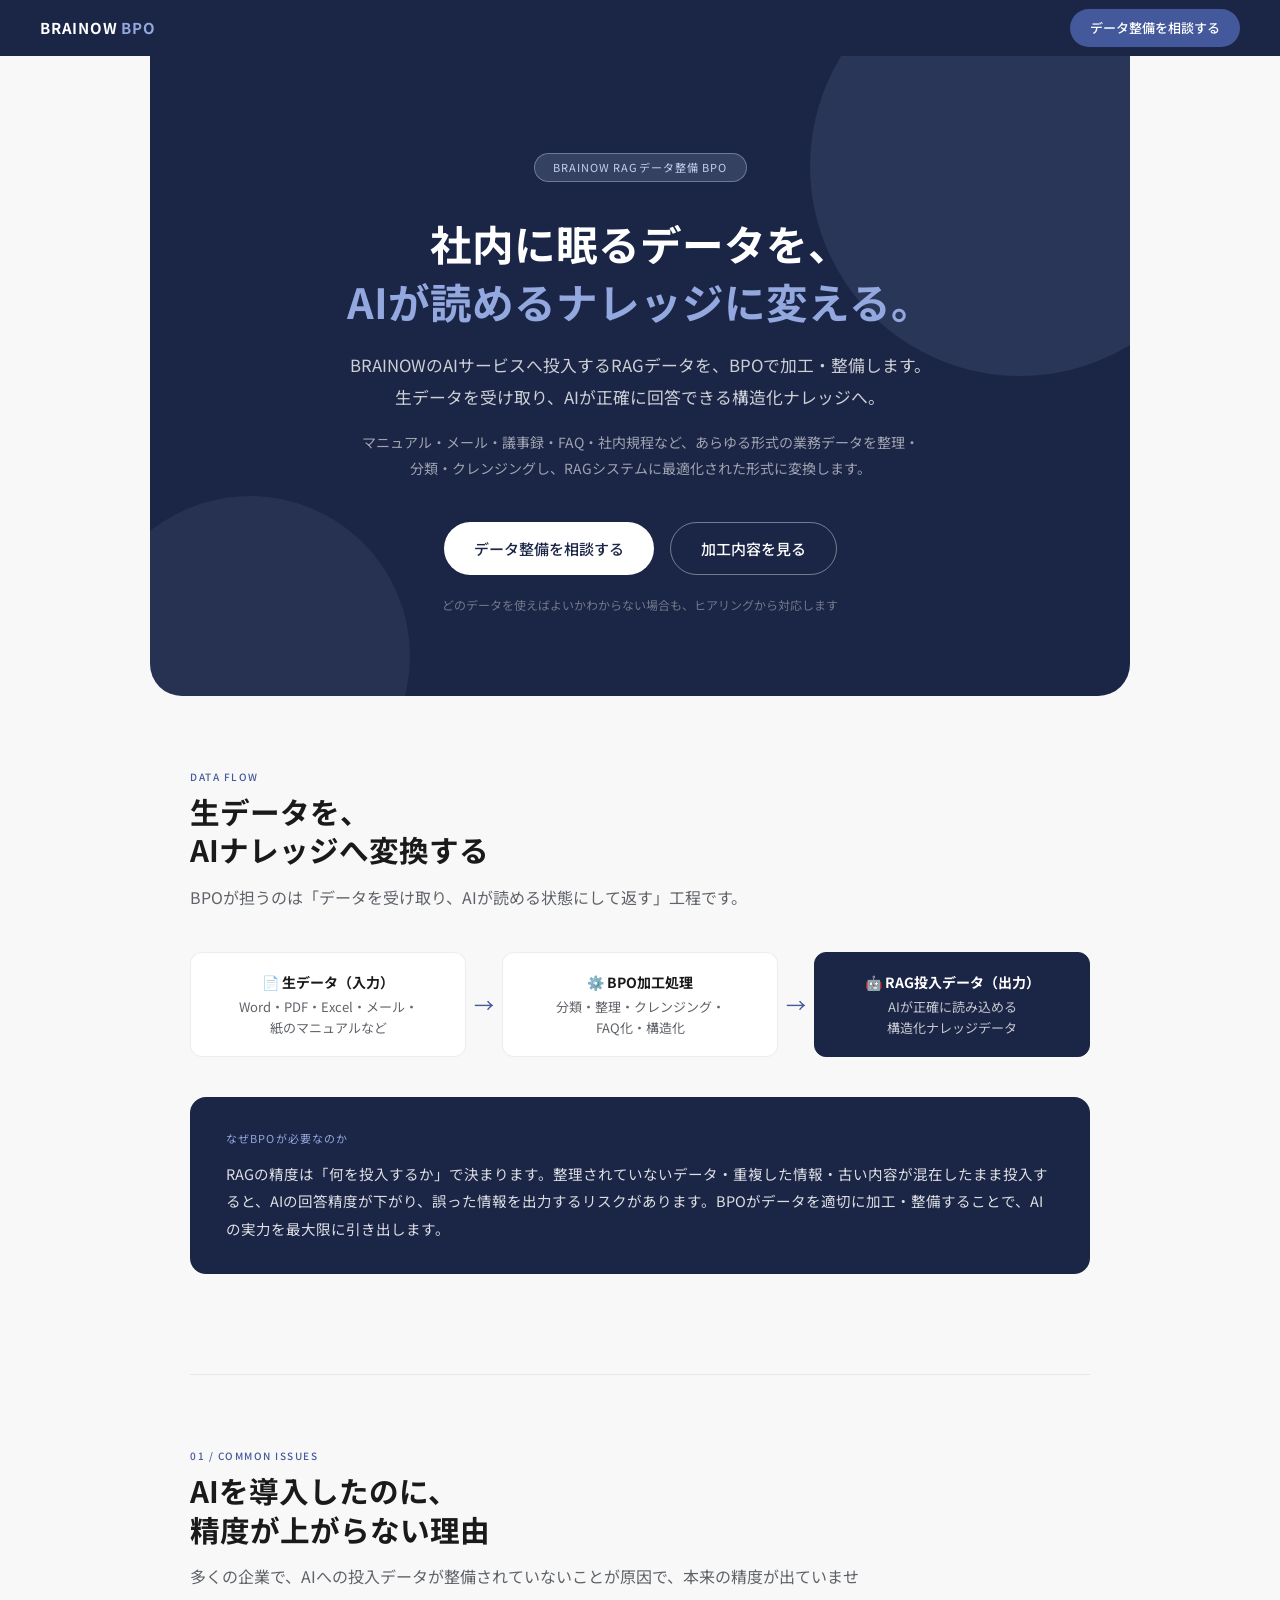
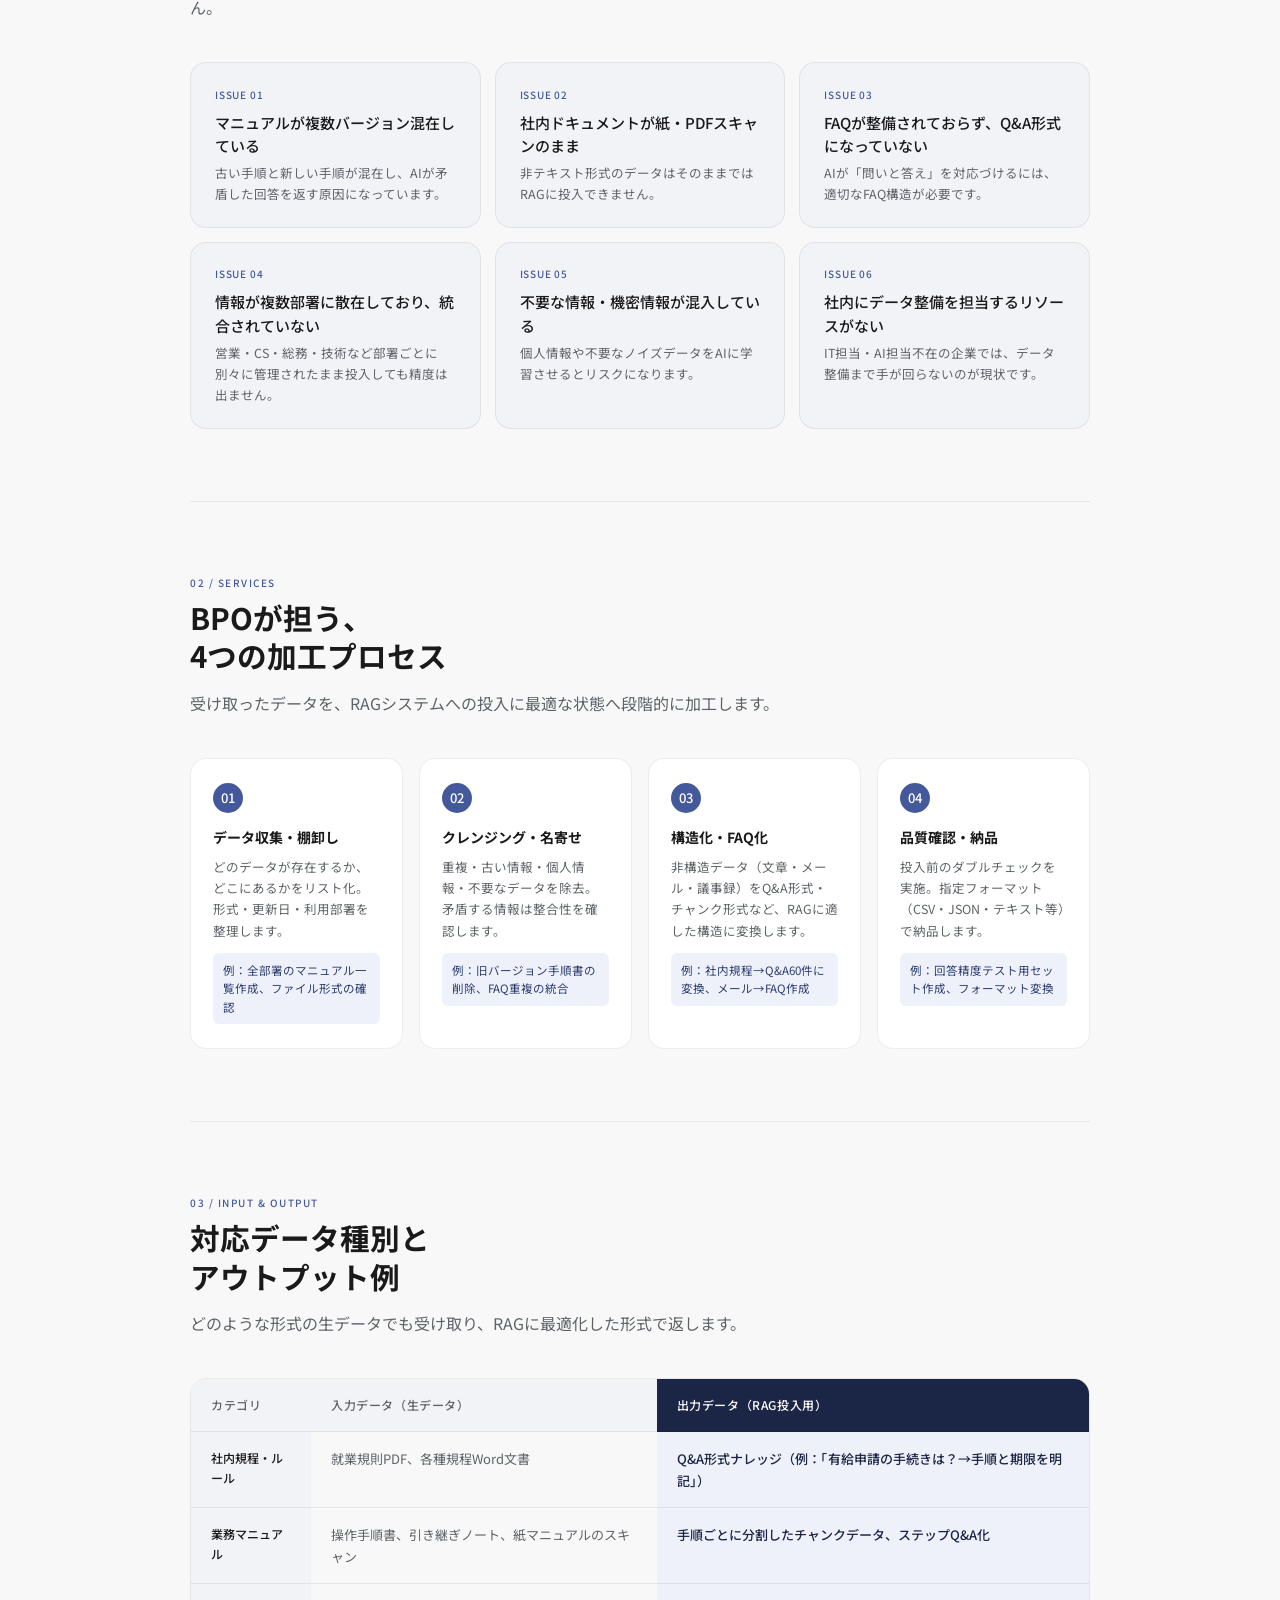
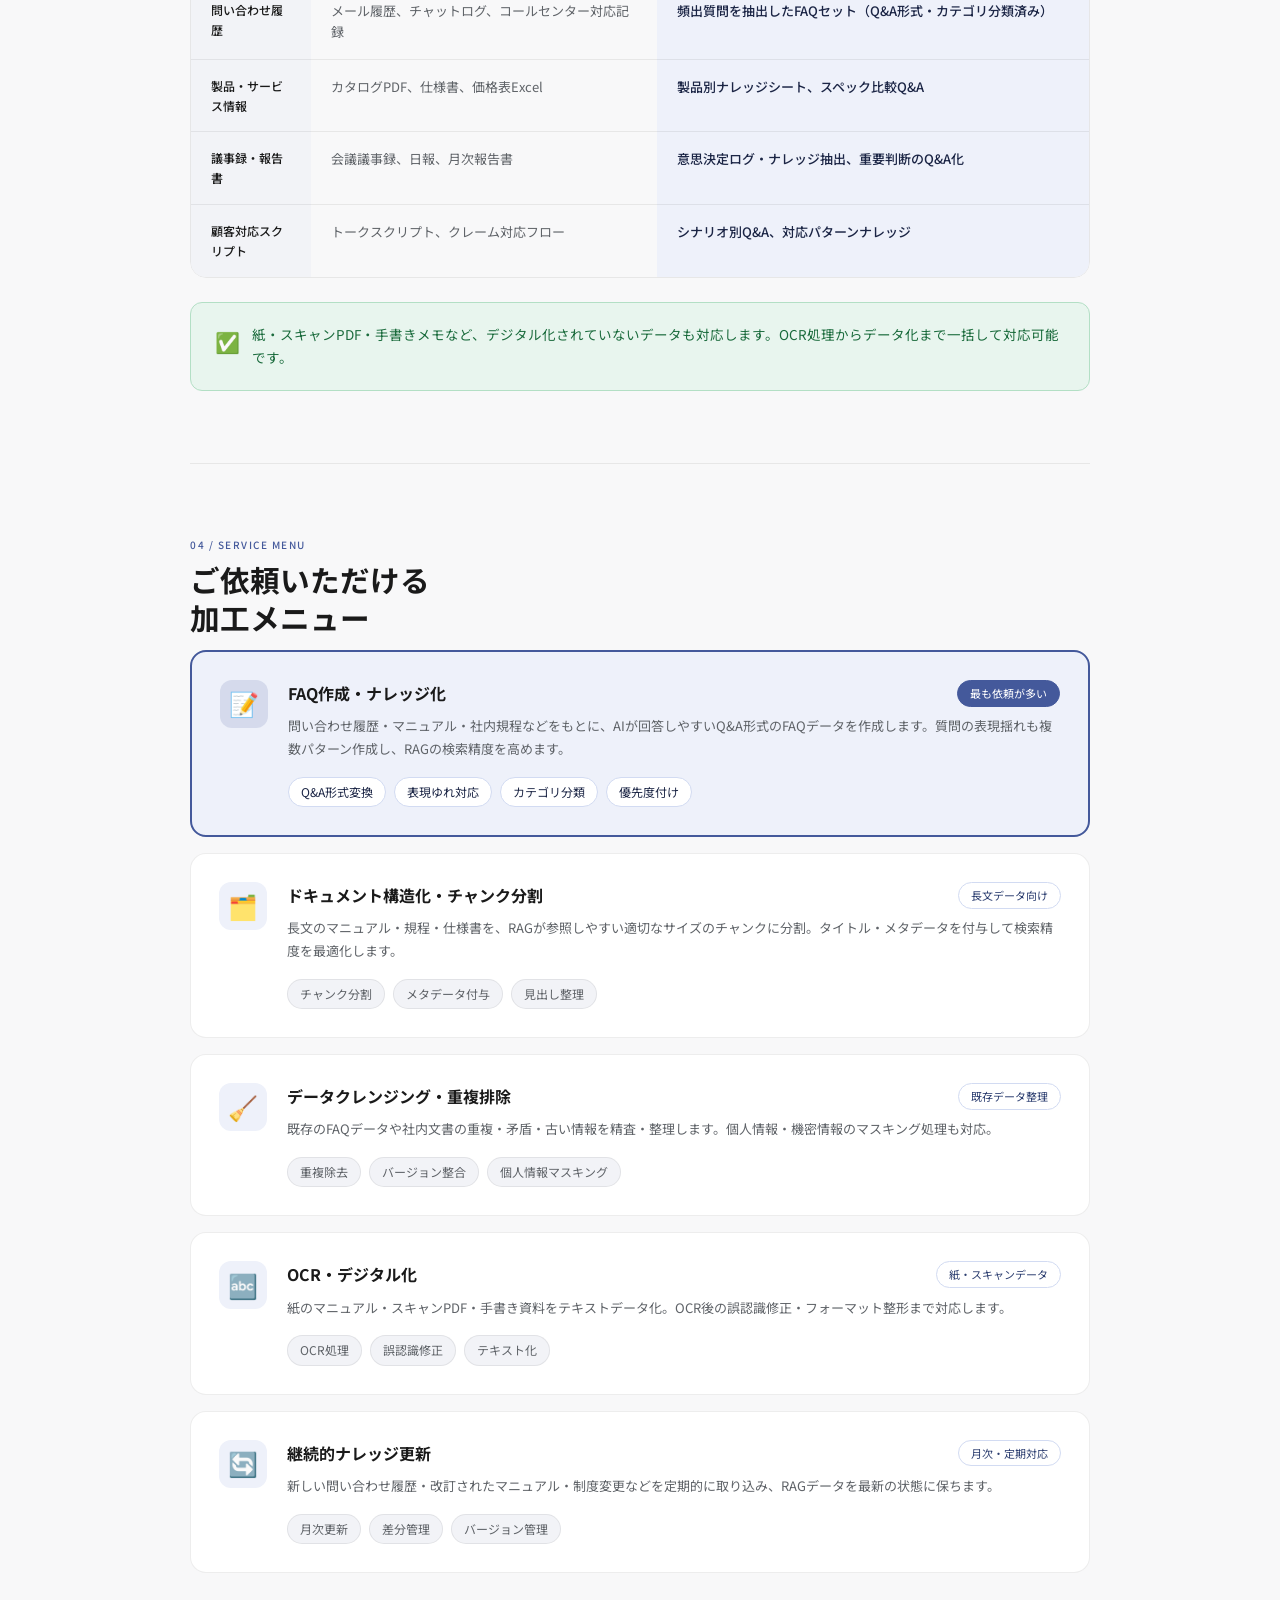
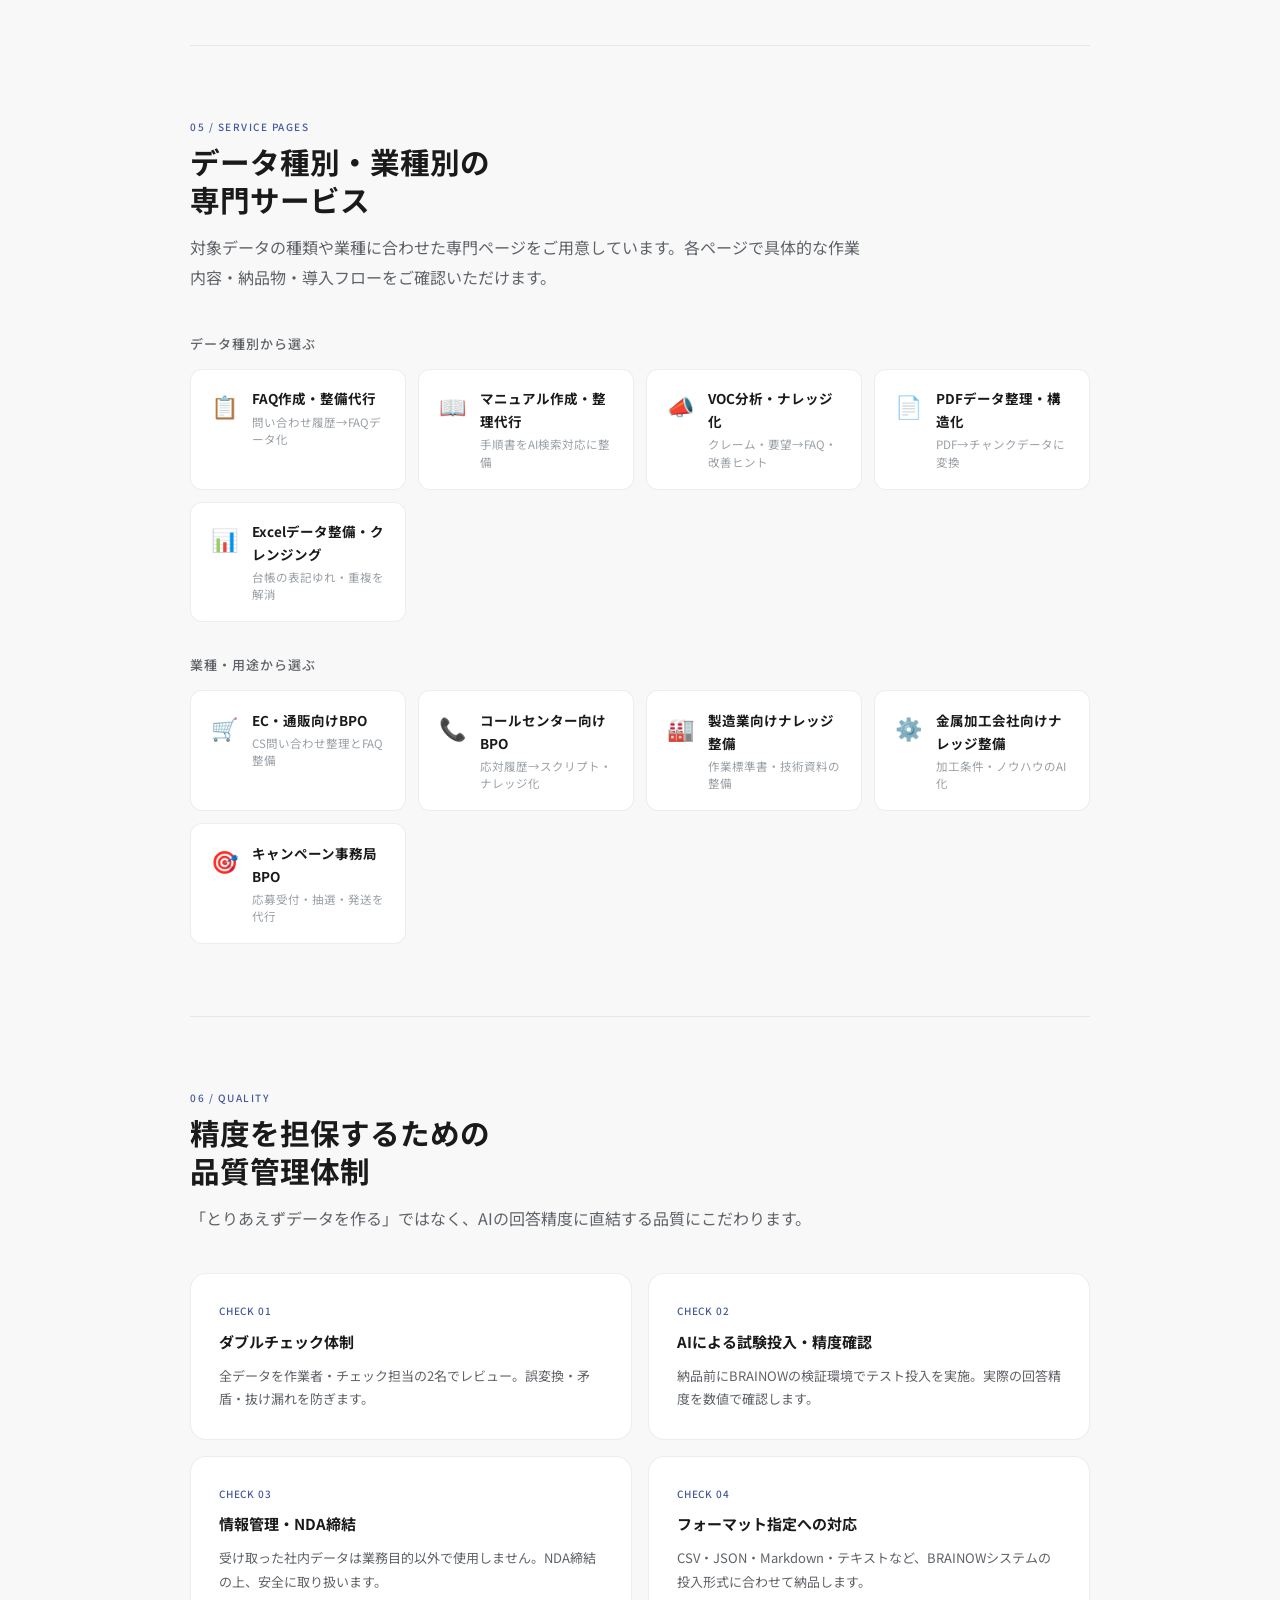
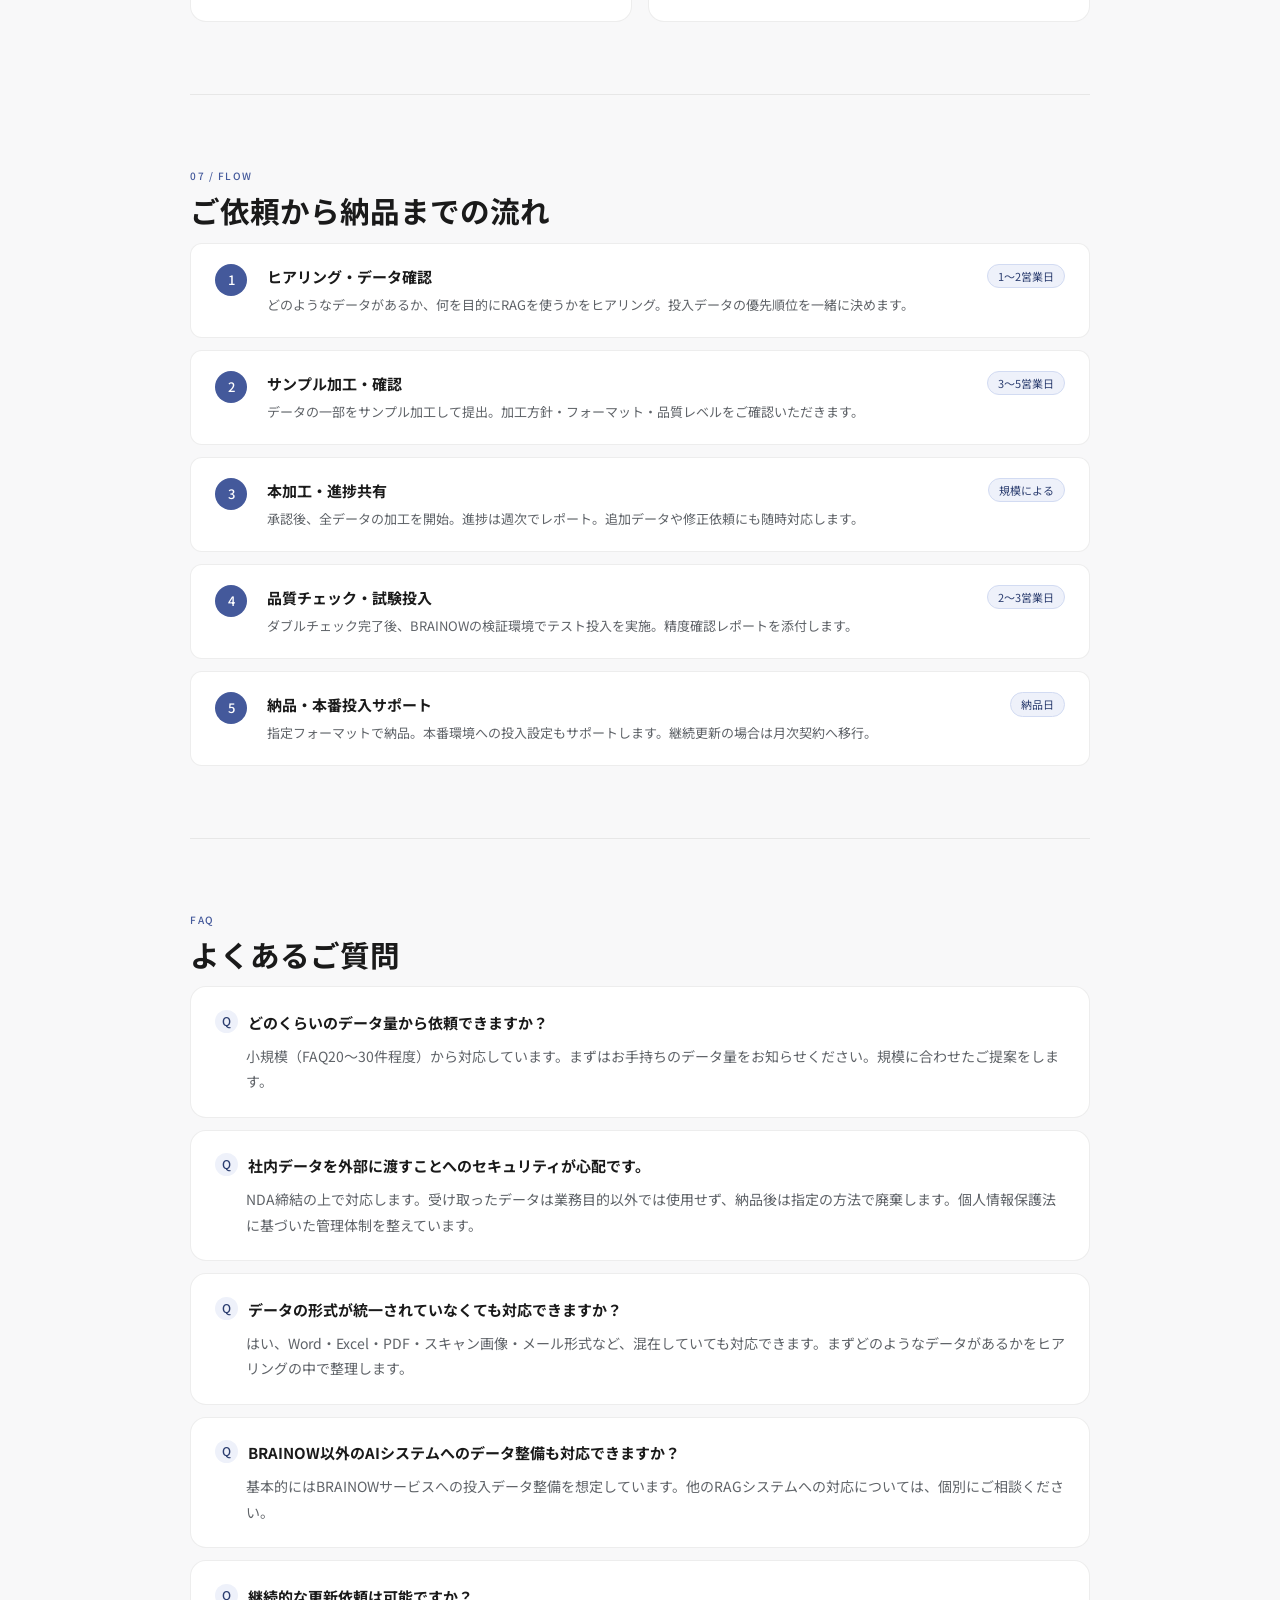
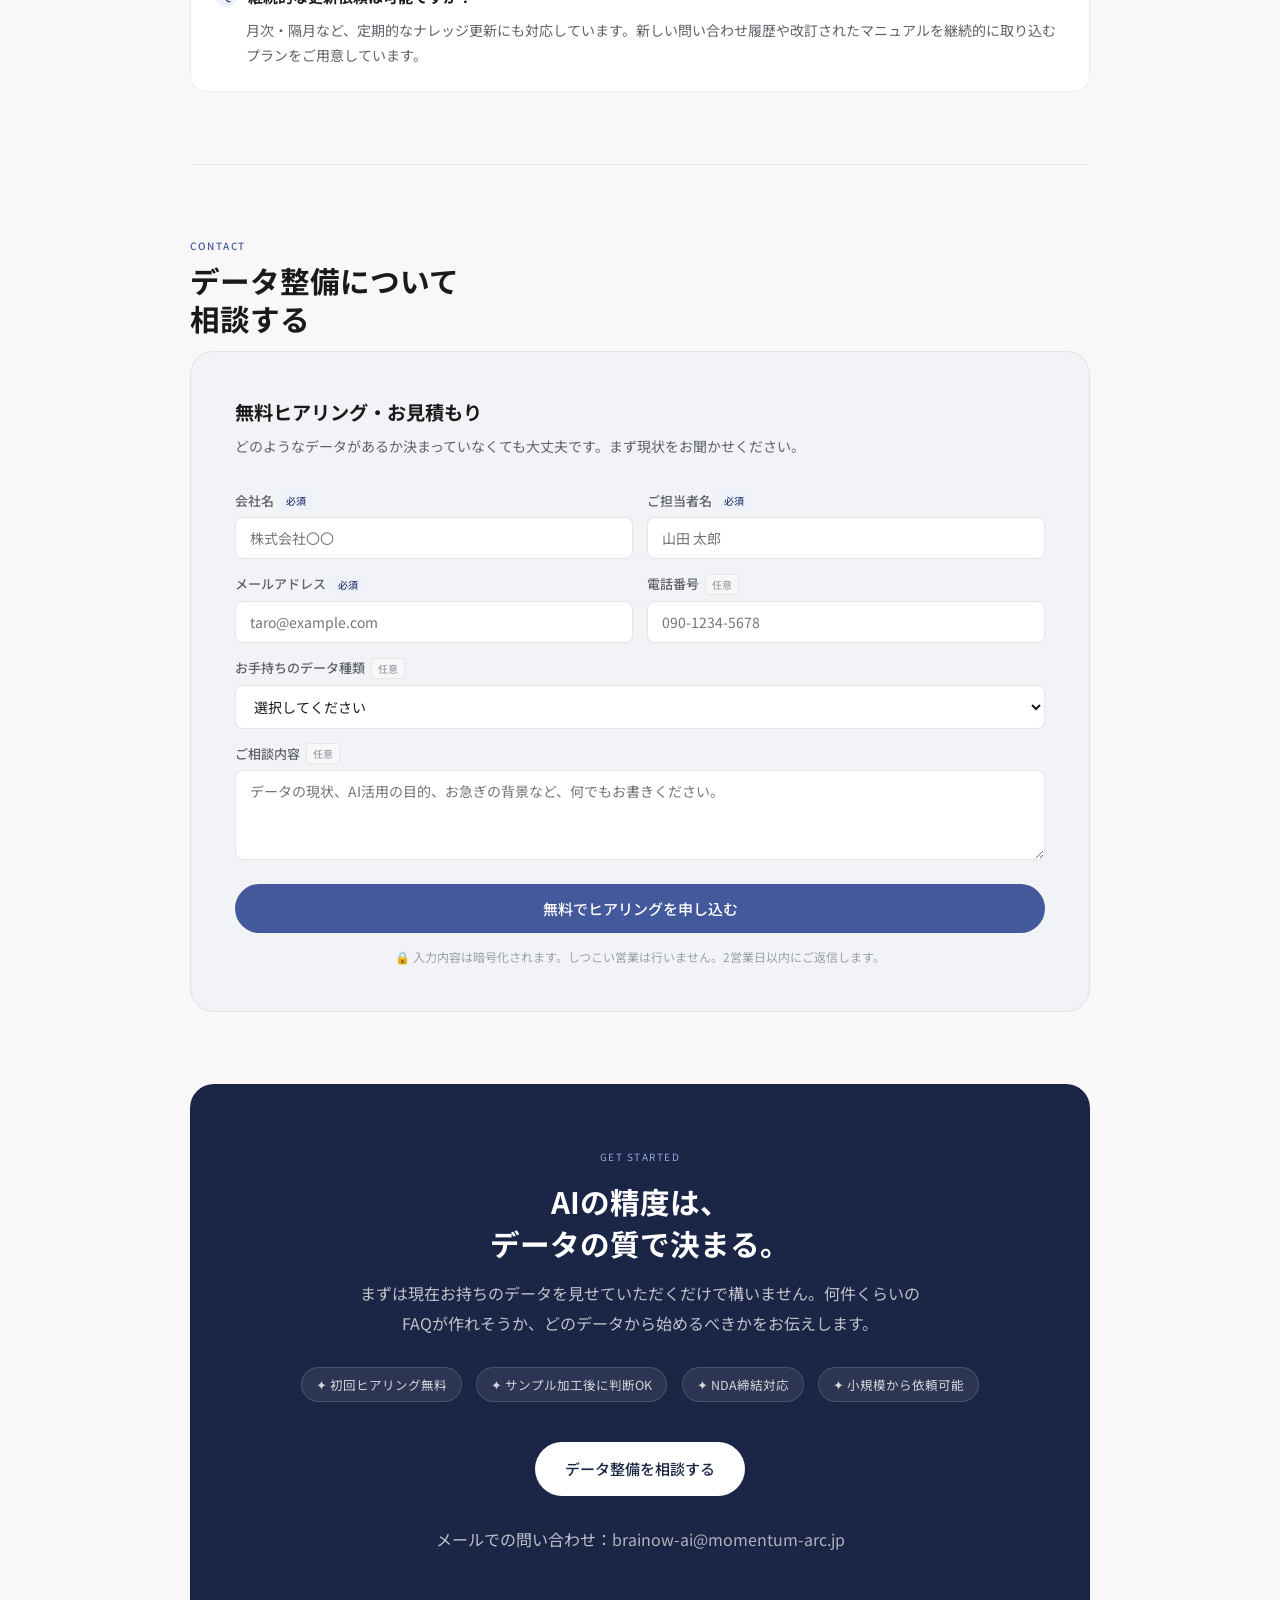
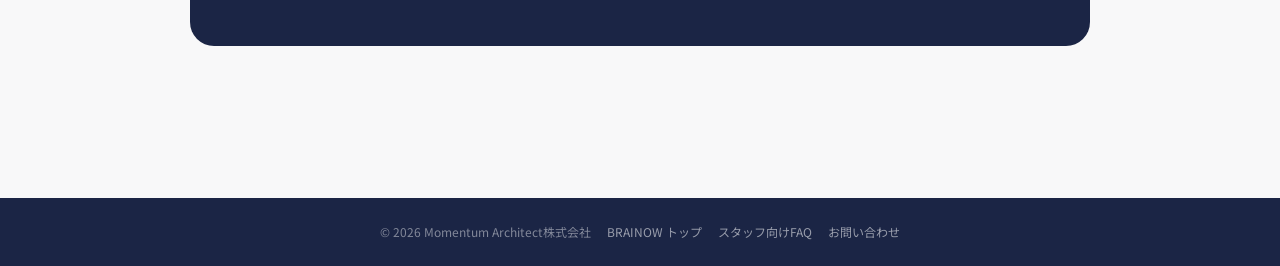
<file: bpo/index.html>
<!DOCTYPE html>
<html lang="ja">
<head>
<meta charset="UTF-8">
<meta name="viewport" content="width=device-width, initial-scale=1.0">
<title>RAGデータ整備BPO｜社内文書をAIナレッジに変換｜BRAINOW BPO</title>
<meta name="description" content="BRAINOWのAIサービスに投入するRAGデータをBPOで加工・整備。FAQ・マニュアル・PDF・Excel・問い合わせ履歴を、AIが正確に回答できるナレッジデータへ変換します。">
<meta name="keywords" content="RAGデータ整備,BPO,FAQデータ作成,マニュアル整理,ナレッジ化,AI活用,データクレンジング,BRAINOW">
<meta name="robots" content="index, follow">
<link rel="canonical" href="https://brainow.net/bpo/">

<!-- OGP -->
<meta property="og:type" content="website">
<meta property="og:url" content="https://brainow.net/bpo/">
<meta property="og:title" content="RAGデータ整備BPO｜社内文書をAIナレッジに変換｜BRAINOW BPO">
<meta property="og:description" content="FAQ・マニュアル・PDF・Excel・問い合わせ履歴を、AIが正確に回答できるナレッジデータへ変換。BPOで一括代行します。">
<meta property="og:site_name" content="BRAINOW">
<meta property="og:locale" content="ja_JP">

<!-- Twitter Card -->
<meta name="twitter:card" content="summary_large_image">
<meta name="twitter:title" content="RAGデータ整備BPO｜BRAINOW BPO">
<meta name="twitter:description" content="社内文書・FAQ・マニュアル・PDF・Excelを整理し、AIが読めるナレッジデータに変換します。">

<!-- JSON-LD -->
<script type="application/ld+json">
{
  "@context": "https://schema.org",
  "@type": "Service",
  "name": "RAGデータ整備BPO",
  "url": "https://brainow.net/bpo/",
  "description": "FAQ・マニュアル・PDF・Excel・問い合わせ履歴を、AIが正確に回答できるナレッジデータへ変換するBPOサービス。",
  "provider": {
    "@type": "Organization",
    "name": "BRAINOW / Momentum Architect株式会社",
    "url": "https://brainow.net/",
    "email": "brainow-ai@momentum-arc.jp"
  },
  "serviceType": "BPO・データ整備代行",
  "areaServed": "JP",
  "availableLanguage": "Japanese"
}
</script>
<script type="application/ld+json">
{
  "@context": "https://schema.org",
  "@type": "FAQPage",
  "mainEntity": [
    {"@type":"Question","name":"どのくらいのデータ量から依頼できますか？","acceptedAnswer":{"@type":"Answer","text":"小規模（FAQ20〜30件程度）から対応しています。まずはお手持ちのデータ量をお知らせください。規模に合わせたご提案をします。"}},
    {"@type":"Question","name":"社内データを外部に渡すことへのセキュリティが心配です。","acceptedAnswer":{"@type":"Answer","text":"NDA締結の上で対応します。受け取ったデータは業務目的以外では使用せず、納品後は指定の方法で廃棄します。個人情報保護法に基づいた管理体制を整えています。"}},
    {"@type":"Question","name":"データの形式が統一されていなくても対応できますか？","acceptedAnswer":{"@type":"Answer","text":"はい、Word・Excel・PDF・スキャン画像・メール形式など、混在していても対応できます。まずどのようなデータがあるかをヒアリングの中で整理します。"}},
    {"@type":"Question","name":"BRAINOW以外のAIシステムへのデータ整備も対応できますか？","acceptedAnswer":{"@type":"Answer","text":"基本的にはBRAINOWサービスへの投入データ整備を想定しています。他のRAGシステムへの対応については、個別にご相談ください。"}},
    {"@type":"Question","name":"継続的な更新依頼は可能ですか？","acceptedAnswer":{"@type":"Answer","text":"月次・隔月など、定期的なナレッジ更新にも対応しています。新しい問い合わせ履歴や改訂されたマニュアルを継続的に取り込むプランをご用意しています。"}}
  ]
}
</script>

<link rel="preconnect" href="https://fonts.googleapis.com">
<link rel="preconnect" href="https://fonts.gstatic.com" crossorigin>
<link href="https://fonts.googleapis.com/css2?family=Noto+Sans+JP:wght@400;500;700&display=swap" rel="stylesheet">
<style>
  *, *::before, *::after { box-sizing: border-box; margin: 0; padding: 0; }

  :root {
    --brand-dark:   #1B2545;
    --brand-mid:    #2C3E70;
    --brand-base:   #44599B;
    --brand-light:  #93A8DE;
    --brand-pale:   #C3D0F0;
    --brand-bg:     #EEF1FA;
    --brand-border: #D2DBF2;
    --green:        #1a6b3c;
    --green-bg:     #e8f5ee;
    --green-border: #b3dfc5;
    --text-primary: #1a1a1a;
    --text-secondary: #5f6368;
    --text-muted:   #9aa0a6;
    --bg-page:      #f8f8f9;
    --bg-card:      #ffffff;
    --bg-surface:   #f2f3f7;
    --border:       rgba(0,0,0,0.1);
    --border-light: rgba(0,0,0,0.07);
    --radius-sm:    8px;
    --radius-md:    12px;
    --radius-lg:    16px;
    --radius-xl:    24px;
  }

  html { scroll-behavior: smooth; }
  body {
    font-family: 'Noto Sans JP', 'Hiragino Kaku Gothic ProN', sans-serif;
    color: var(--text-primary);
    background: var(--bg-page);
    font-size: 16px;
    line-height: 1.7;
    -webkit-font-smoothing: antialiased;
  }

  /* NAV */
  .nav {
    background: var(--brand-dark);
    padding: 0 2.5rem;
    display: flex; align-items: center; justify-content: space-between;
    height: 56px;
    position: sticky; top: 0; z-index: 100;
  }
  .nav-logo { color: #fff; font-weight: 700; font-size: 15px; text-decoration: none; letter-spacing: .05em; }
  .nav-logo span { color: var(--brand-light); }
  .nav-cta {
    background: var(--brand-base); color: #fff;
    font-size: 13px; font-weight: 500; padding: 8px 20px; border-radius: 50px;
    text-decoration: none; transition: background .15s;
  }
  .nav-cta:hover { background: var(--brand-mid); }

  /* LAYOUT */
  .lp { max-width: 980px; margin: 0 auto; padding: 0 0 5rem; }
  .section { padding: 4.5rem 2.5rem; }
  .divider { height: 1px; background: var(--border-light); margin: 0 2.5rem; }
  .sl {
    font-size: 10px; letter-spacing: .15em; text-transform: uppercase;
    color: var(--brand-base); font-weight: 500; margin-bottom: .5rem;
  }
  .section h2 { font-size: 1.85rem; font-weight: 700; line-height: 1.3; margin-bottom: .75rem; }
  .lead { font-size: 1rem; color: var(--text-secondary); line-height: 1.9; max-width: 680px; margin-bottom: 2.5rem; }

  /* HERO */
  .hero {
    background: var(--brand-dark); color: #fff;
    padding: 6rem 2.5rem 5rem;
    text-align: center;
    border-radius: 0 0 2rem 2rem;
    position: relative; overflow: hidden;
  }
  .hero::before {
    content: ''; position: absolute; top: -100px; right: -100px;
    width: 420px; height: 420px; border-radius: 50%;
    background: rgba(147,168,222,.12); pointer-events: none;
  }
  .hero::after {
    content: ''; position: absolute; bottom: -120px; left: -60px;
    width: 320px; height: 320px; border-radius: 50%;
    background: rgba(195,208,240,.07); pointer-events: none;
  }
  .hero-badge {
    display: inline-block;
    background: rgba(195,208,240,.16); border: 1px solid rgba(195,208,240,.4);
    color: var(--brand-pale); font-size: 11px; padding: 4px 18px;
    border-radius: 20px; letter-spacing: .1em; margin-bottom: 2rem;
    text-transform: uppercase; position: relative; z-index: 1;
  }
  .hero h1 {
    font-size: clamp(1.7rem, 4vw, 2.6rem); font-weight: 700;
    line-height: 1.4; margin-bottom: 1.25rem; color: #fff;
    position: relative; z-index: 1;
  }
  .hero h1 em { font-style: normal; color: var(--brand-light); }
  .hero-sub {
    font-size: 1.05rem; color: rgba(255,255,255,.78);
    max-width: 600px; margin: 0 auto 1rem; line-height: 1.9;
    position: relative; z-index: 1;
  }
  .hero-desc {
    font-size: 14px; color: rgba(255,255,255,.58);
    max-width: 560px; margin: 0 auto 2.5rem; line-height: 1.85;
    position: relative; z-index: 1;
  }
  .hero-btns {
    display: flex; gap: 1rem; justify-content: center; flex-wrap: wrap;
    position: relative; z-index: 1;
  }
  .btn-white {
    display: inline-flex; align-items: center; gap: 7px;
    background: #fff; color: var(--brand-dark);
    font-weight: 500; font-size: 15px; padding: 14px 30px;
    border-radius: 50px; border: none; cursor: pointer;
    text-decoration: none; font-family: inherit; transition: opacity .15s;
  }
  .btn-white:hover { opacity: .88; }
  .btn-ghost {
    display: inline-flex; align-items: center; gap: 7px;
    background: transparent; color: #fff;
    font-weight: 500; font-size: 15px; padding: 13px 30px;
    border-radius: 50px; border: 1.5px solid rgba(255,255,255,.4);
    cursor: pointer; text-decoration: none; font-family: inherit;
    transition: border-color .15s;
  }
  .btn-ghost:hover { border-color: rgba(255,255,255,.7); }
  .hero-note {
    font-size: 12px; color: rgba(255,255,255,.38);
    margin-top: 1.25rem; position: relative; z-index: 1;
  }

  /* FLOW BANNER */
  .flow-banner {
    display: flex; align-items: center; justify-content: center;
    gap: 0; flex-wrap: wrap;
    margin: 2.5rem 0;
  }
  .fb-item {
    background: var(--bg-card); border: 1px solid var(--border-light);
    border-radius: var(--radius-md); padding: 1.1rem 1.4rem;
    font-size: 13px; color: var(--text-secondary); line-height: 1.6;
    text-align: center; flex: 1; min-width: 130px;
  }
  .fb-item strong { display: block; font-size: 14px; font-weight: 700; color: var(--text-primary); margin-bottom: .25rem; }
  .fb-arrow { font-size: 20px; color: var(--brand-base); padding: 0 .5rem; flex-shrink: 0; }
  .fb-item.out {
    background: var(--brand-dark); border-color: var(--brand-dark); color: rgba(255,255,255,.75);
  }
  .fb-item.out strong { color: #fff; }

  /* PAIN GRID */
  .pain-grid {
    display: grid;
    grid-template-columns: repeat(auto-fit, minmax(265px, 1fr));
    gap: .875rem;
  }
  .pain-card {
    background: var(--bg-surface); border-radius: var(--radius-lg);
    padding: 1.4rem 1.5rem; border: 1px solid var(--border-light);
  }
  .pain-num { font-size: 10px; color: var(--brand-base); font-weight: 500; letter-spacing: .08em; margin-bottom: .5rem; }
  .pain-card h3 { font-size: 15px; font-weight: 500; margin-bottom: .3rem; line-height: 1.55; }
  .pain-card p { font-size: 12.5px; color: var(--text-secondary); line-height: 1.65; margin-top: .4rem; }

  /* PROCESS STEPS */
  .process-steps {
    display: grid; grid-template-columns: repeat(4, 1fr); gap: 1rem;
  }
  .pstep {
    background: var(--bg-card); border: 1px solid var(--border-light);
    border-radius: var(--radius-lg); padding: 1.5rem 1.35rem;
  }
  .pstep-n {
    width: 30px; height: 30px; border-radius: 50%;
    background: var(--brand-base); color: #fff;
    font-size: 13px; font-weight: 500;
    display: flex; align-items: center; justify-content: center;
    margin-bottom: .875rem;
  }
  .pstep h3 { font-size: 14px; font-weight: 700; margin-bottom: .5rem; line-height: 1.5; }
  .pstep p { font-size: 12.5px; color: var(--text-secondary); line-height: 1.7; margin-bottom: .75rem; }
  .pstep-eg {
    font-size: 11.5px; color: var(--brand-mid); background: var(--brand-bg);
    border-radius: 6px; padding: .5rem .65rem; line-height: 1.6;
  }

  /* SERVICE CARDS */
  .svc-grid { display: flex; flex-direction: column; gap: 1rem; }
  .svc-card {
    border: 1px solid var(--border-light); border-radius: var(--radius-lg);
    padding: 1.75rem; background: var(--bg-card);
    display: grid; grid-template-columns: auto 1fr; gap: 1.25rem; align-items: flex-start;
  }
  .svc-card.featured { border: 2px solid var(--brand-base); background: var(--brand-bg); }
  .svc-icon {
    width: 48px; height: 48px; border-radius: var(--radius-md);
    background: var(--brand-bg); display: flex; align-items: center; justify-content: center;
    font-size: 24px; flex-shrink: 0;
  }
  .svc-card.featured .svc-icon { background: rgba(68,89,155,.15); }
  .svc-head { display: flex; justify-content: space-between; align-items: flex-start; gap: 1rem; margin-bottom: .5rem; flex-wrap: wrap; }
  .svc-title { font-size: 16px; font-weight: 700; }
  .svc-badge {
    font-size: 11px; color: var(--brand-mid);
    background: #fff; border: 1px solid var(--brand-border);
    padding: 3px 12px; border-radius: 20px; white-space: nowrap;
  }
  .svc-card.featured .svc-badge { background: var(--brand-base); color: #fff; border-color: var(--brand-base); }
  .svc-desc { font-size: 13px; color: var(--text-secondary); line-height: 1.75; margin-bottom: 1rem; }
  .svc-tags { display: flex; flex-wrap: wrap; gap: .5rem; }
  .svc-tag {
    font-size: 12px; color: var(--text-secondary); background: var(--bg-surface);
    border: 1px solid var(--border-light); padding: 4px 12px; border-radius: 20px;
  }
  .svc-card.featured .svc-tag { background: #fff; border-color: var(--brand-border); color: var(--brand-dark); }

  /* IO TABLE */
  .io-table {
    width: 100%; border-collapse: separate; border-spacing: 0;
    border: 1px solid var(--border-light); border-radius: var(--radius-lg); overflow: hidden;
  }
  .io-table th, .io-table td {
    padding: 1rem 1.25rem; text-align: left; font-size: 13px; vertical-align: top; line-height: 1.65;
  }
  .io-table thead th {
    background: var(--bg-surface); font-weight: 500; font-size: 12px; color: var(--text-secondary);
    border-bottom: 1px solid var(--border-light); letter-spacing: .05em; text-transform: uppercase;
  }
  .io-table thead th.col-out { background: var(--brand-dark); color: #fff; }
  .io-table tbody tr:not(:last-child) td { border-bottom: 1px solid var(--border-light); }
  .io-table td.col-in  { color: var(--text-secondary); }
  .io-table td.col-out { background: var(--brand-bg); color: var(--brand-dark); font-weight: 500; }
  .io-table td.col-cat { background: var(--bg-surface); font-size: 12px; font-weight: 500; color: var(--text-primary); width: 120px; }

  /* CALLOUT */
  .callout-dark {
    background: var(--brand-dark); color: #fff;
    border-radius: var(--radius-lg); padding: 2rem 2.25rem; margin: 1.75rem 0;
  }
  .callout-dark .cl-label {
    font-size: 11px; letter-spacing: .1em; text-transform: uppercase;
    color: var(--brand-light); margin-bottom: .75rem;
  }
  .callout-dark p { font-size: 14.5px; line-height: 1.9; color: rgba(255,255,255,.85); }

  .callout-green {
    background: var(--green-bg); border: 1px solid var(--green-border);
    border-radius: var(--radius-md); padding: 1.25rem 1.5rem;
    font-size: 13.5px; color: var(--green); line-height: 1.75;
    display: flex; gap: .75rem; align-items: flex-start;
  }
  .callout-green .icon { flex-shrink: 0; font-size: 20px; margin-top: 1px; }

  /* QUALITY GRID */
  .quality-grid {
    display: grid; grid-template-columns: repeat(2, 1fr); gap: 1rem;
  }
  .quality-card {
    border: 1px solid var(--border-light); border-radius: var(--radius-lg);
    padding: 1.75rem; background: var(--bg-card);
  }
  .quality-label { font-size: 10px; color: var(--brand-base); font-weight: 500; letter-spacing: .08em; margin-bottom: .6rem; }
  .quality-card h3 { font-size: 15px; font-weight: 700; margin-bottom: .6rem; }
  .quality-card p { font-size: 13px; color: var(--text-secondary); line-height: 1.8; }

  /* FLOW LIST */
  .flow-list { display: flex; flex-direction: column; gap: .75rem; }
  .flow-item {
    display: flex; gap: 1.25rem; align-items: flex-start;
    background: var(--bg-card); border: 1px solid var(--border-light);
    border-radius: var(--radius-md); padding: 1.25rem 1.5rem;
  }
  .flow-n {
    flex-shrink: 0; width: 32px; height: 32px; border-radius: 50%;
    background: var(--brand-base); color: #fff;
    font-size: 13px; font-weight: 500;
    display: flex; align-items: center; justify-content: center;
  }
  .flow-title { font-size: 15px; font-weight: 700; margin-bottom: .3rem; }
  .flow-desc { font-size: 13px; color: var(--text-secondary); line-height: 1.75; }
  .flow-period {
    margin-left: auto; flex-shrink: 0;
    font-size: 11px; color: var(--brand-mid);
    background: var(--brand-bg); border: 1px solid var(--brand-border);
    padding: 2px 10px; border-radius: 20px; height: fit-content; white-space: nowrap;
  }

  /* FAQ */
  .faq-list { display: flex; flex-direction: column; gap: .75rem; }
  .faq-item {
    border: 1px solid var(--border-light); border-radius: var(--radius-lg);
    padding: 1.4rem 1.5rem; background: var(--bg-card);
  }
  .faq-q { font-size: 15px; font-weight: 700; margin-bottom: .55rem; display: flex; align-items: flex-start; gap: .6rem; }
  .faq-qb {
    flex-shrink: 0; width: 23px; height: 23px;
    background: var(--brand-bg); color: var(--brand-mid);
    border-radius: 50%; font-size: 12px; font-weight: 500;
    display: flex; align-items: center; justify-content: center;
  }
  .faq-a { font-size: 14px; color: var(--text-secondary); line-height: 1.8; padding-left: 31px; }

  /* FORM */
  .form-wrap {
    background: var(--bg-surface); border-radius: var(--radius-xl);
    padding: 2.75rem; border: 1px solid var(--border-light);
  }
  .form-wrap h3 { font-size: 1.2rem; font-weight: 700; margin-bottom: .4rem; }
  .form-sub { font-size: 14px; color: var(--text-secondary); margin-bottom: 2rem; line-height: 1.65; }
  .form-grid { display: grid; grid-template-columns: 1fr 1fr; gap: .875rem; }
  .form-group { display: flex; flex-direction: column; gap: .35rem; }
  .form-group.full { grid-column: 1 / -1; }
  .form-group label { font-size: 13px; font-weight: 500; color: var(--text-secondary); display: flex; align-items: center; gap: .35rem; }
  .req { font-size: 10px; background: var(--brand-bg); color: var(--brand-mid); padding: 1px 6px; border-radius: 3px; }
  .opt { font-size: 10px; background: var(--bg-page); color: var(--text-muted); padding: 1px 6px; border-radius: 3px; border: 1px solid var(--border-light); }
  .form-group input, .form-group select, .form-group textarea {
    width: 100%; padding: 10px 14px; border-radius: var(--radius-sm);
    border: 1px solid var(--border); background: var(--bg-card);
    font-size: 14px; font-family: inherit; color: var(--text-primary);
    outline: none; transition: border-color .15s;
  }
  .form-group input:focus, .form-group select:focus, .form-group textarea:focus { border-color: var(--brand-base); }
  .form-group textarea { resize: vertical; min-height: 90px; }
  .form-submit {
    width: 100%; background: var(--brand-base); color: #fff;
    font-size: 15px; font-weight: 500; padding: 14px 0;
    border-radius: 50px; border: none; cursor: pointer;
    margin-top: 1.5rem; display: flex; align-items: center; justify-content: center;
    gap: .6rem; font-family: inherit; transition: background .15s;
  }
  .form-submit:hover { background: var(--brand-mid); }
  .form-note { font-size: 12px; color: var(--text-muted); text-align: center; margin-top: .875rem; line-height: 1.65; }
  .success-msg { display: none; background: var(--brand-bg); border-radius: var(--radius-lg); padding: 2.75rem; text-align: center; }
  .success-msg .icon { font-size: 40px; margin-bottom: 1rem; }
  .success-msg h4 { font-size: 17px; font-weight: 700; margin-bottom: .6rem; color: var(--brand-dark); }
  .success-msg p { font-size: 14px; color: var(--brand-mid); line-height: 1.8; }

  /* CTA BLOCK */
  .cta-block {
    background: var(--brand-dark); border-radius: var(--radius-xl);
    padding: 4rem 2.5rem; text-align: center; color: #fff;
  }
  .cta-label { font-size: 10px; letter-spacing: .15em; text-transform: uppercase; color: var(--brand-light); margin-bottom: 1rem; }
  .cta-block h2 { font-size: 1.85rem; font-weight: 700; color: #fff; margin-bottom: .875rem; line-height: 1.4; }
  .cta-block > p { font-size: 1rem; color: rgba(255,255,255,.72); margin-bottom: 1.75rem; line-height: 1.9; max-width: 560px; margin-left: auto; margin-right: auto; }
  .cta-reassure { display: flex; flex-wrap: wrap; gap: .6rem .9rem; justify-content: center; margin-bottom: 2.5rem; list-style: none; padding: 0; }
  .cta-reassure li {
    font-size: 12.5px; color: rgba(255,255,255,.8);
    background: rgba(255,255,255,.08); border: 1px solid rgba(255,255,255,.14);
    padding: 6px 14px; border-radius: 20px;
    display: flex; align-items: center; gap: 5px;
  }
  .cta-btns { display: flex; gap: 1rem; justify-content: center; flex-wrap: wrap; margin-bottom: 1.75rem; }
  .cta-contact { font-size: 13px; color: rgba(255,255,255,.4); }
  .cta-contact a { color: rgba(255,255,255,.65); text-decoration: none; }

  /* FOOTER */
  .footer {
    background: var(--brand-dark); color: rgba(255,255,255,.45);
    text-align: center; font-size: 12px; padding: 1.5rem;
    display: flex; gap: 1rem; justify-content: center; flex-wrap: wrap; align-items: center;
  }
  .footer a { color: rgba(255,255,255,.55); text-decoration: none; }

  /* RESPONSIVE */
  @media (max-width: 780px) {
    .io-table { display: block; overflow-x: auto; }
  }
  @media (max-width: 720px) {
    .hero h1 { font-size: 1.7rem; }
    .section h2 { font-size: 1.4rem; }
    .process-steps, .quality-grid { grid-template-columns: 1fr; }
    .form-grid { grid-template-columns: 1fr; }
    .form-group.full { grid-column: 1; }
    .section { padding: 3rem 1.25rem; }
    .divider { margin: 0 1.25rem; }
    .svc-card { grid-template-columns: 1fr; }
    .flow-period { display: none; }
    .fb-arrow { display: none; }
  }
</style>
</head>
<body>

<nav class="nav">
  <a href="/" class="nav-logo">BRAINOW <span>BPO</span></a>
  <a href="#contact-form" class="nav-cta">データ整備を相談する</a>
</nav>

<div class="lp">

  <!-- HERO -->
  <div class="hero">
    <div class="hero-badge">BRAINOW RAGデータ整備 BPO</div>
    <h1>社内に眠るデータを、<br><em>AIが読めるナレッジに変える。</em></h1>
    <p class="hero-sub">BRAINOWのAIサービスへ投入するRAGデータを、BPOで加工・整備します。<br>生データを受け取り、AIが正確に回答できる構造化ナレッジへ。</p>
    <p class="hero-desc">マニュアル・メール・議事録・FAQ・社内規程など、あらゆる形式の業務データを整理・分類・クレンジングし、RAGシステムに最適化された形式に変換します。</p>
    <div class="hero-btns">
      <a class="btn-white" href="#contact-form">データ整備を相談する</a>
      <a class="btn-ghost" href="#services">加工内容を見る</a>
    </div>
    <div class="hero-note">どのデータを使えばよいかわからない場合も、ヒアリングから対応します</div>
  </div>

  <!-- 変換フロー -->
  <div class="section">
    <div class="sl">Data Flow</div>
    <h2>生データを、<br>AIナレッジへ変換する</h2>
    <p class="lead">BPOが担うのは「データを受け取り、AIが読める状態にして返す」工程です。</p>
    <div class="flow-banner">
      <div class="fb-item">
        <strong>📄 生データ（入力）</strong>
        Word・PDF・Excel・メール・<br>紙のマニュアルなど
      </div>
      <div class="fb-arrow">→</div>
      <div class="fb-item">
        <strong>⚙️ BPO加工処理</strong>
        分類・整理・クレンジング・<br>FAQ化・構造化
      </div>
      <div class="fb-arrow">→</div>
      <div class="fb-item out">
        <strong>🤖 RAG投入データ（出力）</strong>
        AIが正確に読み込める<br>構造化ナレッジデータ
      </div>
    </div>

    <div class="callout-dark">
      <div class="cl-label">なぜBPOが必要なのか</div>
      <p>RAGの精度は「何を投入するか」で決まります。整理されていないデータ・重複した情報・古い内容が混在したまま投入すると、AIの回答精度が下がり、誤った情報を出力するリスクがあります。BPOがデータを適切に加工・整備することで、AIの実力を最大限に引き出します。</p>
    </div>
  </div>

  <div class="divider"></div>

  <!-- 課題 -->
  <div class="section">
    <div class="sl">01 / Common Issues</div>
    <h2>AIを導入したのに、<br>精度が上がらない理由</h2>
    <p class="lead">多くの企業で、AIへの投入データが整備されていないことが原因で、本来の精度が出ていません。</p>
    <div class="pain-grid">
      <div class="pain-card">
        <div class="pain-num">ISSUE 01</div>
        <h3>マニュアルが複数バージョン混在している</h3>
        <p>古い手順と新しい手順が混在し、AIが矛盾した回答を返す原因になっています。</p>
      </div>
      <div class="pain-card">
        <div class="pain-num">ISSUE 02</div>
        <h3>社内ドキュメントが紙・PDFスキャンのまま</h3>
        <p>非テキスト形式のデータはそのままではRAGに投入できません。</p>
      </div>
      <div class="pain-card">
        <div class="pain-num">ISSUE 03</div>
        <h3>FAQが整備されておらず、Q&A形式になっていない</h3>
        <p>AIが「問いと答え」を対応づけるには、適切なFAQ構造が必要です。</p>
      </div>
      <div class="pain-card">
        <div class="pain-num">ISSUE 04</div>
        <h3>情報が複数部署に散在しており、統合されていない</h3>
        <p>営業・CS・総務・技術など部署ごとに別々に管理されたまま投入しても精度は出ません。</p>
      </div>
      <div class="pain-card">
        <div class="pain-num">ISSUE 05</div>
        <h3>不要な情報・機密情報が混入している</h3>
        <p>個人情報や不要なノイズデータをAIに学習させるとリスクになります。</p>
      </div>
      <div class="pain-card">
        <div class="pain-num">ISSUE 06</div>
        <h3>社内にデータ整備を担当するリソースがない</h3>
        <p>IT担当・AI担当不在の企業では、データ整備まで手が回らないのが現状です。</p>
      </div>
    </div>
  </div>

  <div class="divider"></div>

  <!-- 加工プロセス -->
  <div class="section" id="services">
    <div class="sl">02 / Services</div>
    <h2>BPOが担う、<br>4つの加工プロセス</h2>
    <p class="lead">受け取ったデータを、RAGシステムへの投入に最適な状態へ段階的に加工します。</p>
    <div class="process-steps">
      <div class="pstep">
        <div class="pstep-n">01</div>
        <h3>データ収集・棚卸し</h3>
        <p>どのデータが存在するか、どこにあるかをリスト化。形式・更新日・利用部署を整理します。</p>
        <div class="pstep-eg">例：全部署のマニュアル一覧作成、ファイル形式の確認</div>
      </div>
      <div class="pstep">
        <div class="pstep-n">02</div>
        <h3>クレンジング・名寄せ</h3>
        <p>重複・古い情報・個人情報・不要なデータを除去。矛盾する情報は整合性を確認します。</p>
        <div class="pstep-eg">例：旧バージョン手順書の削除、FAQ重複の統合</div>
      </div>
      <div class="pstep">
        <div class="pstep-n">03</div>
        <h3>構造化・FAQ化</h3>
        <p>非構造データ（文章・メール・議事録）をQ&A形式・チャンク形式など、RAGに適した構造に変換します。</p>
        <div class="pstep-eg">例：社内規程→Q&A60件に変換、メール→FAQ作成</div>
      </div>
      <div class="pstep">
        <div class="pstep-n">04</div>
        <h3>品質確認・納品</h3>
        <p>投入前のダブルチェックを実施。指定フォーマット（CSV・JSON・テキスト等）で納品します。</p>
        <div class="pstep-eg">例：回答精度テスト用セット作成、フォーマット変換</div>
      </div>
    </div>
  </div>

  <div class="divider"></div>

  <!-- 入出力テーブル -->
  <div class="section">
    <div class="sl">03 / Input & Output</div>
    <h2>対応データ種別と<br>アウトプット例</h2>
    <p class="lead">どのような形式の生データでも受け取り、RAGに最適化した形式で返します。</p>
    <div style="overflow-x:auto; border-radius: var(--radius-lg);">
      <table class="io-table">
        <thead>
          <tr>
            <th>カテゴリ</th>
            <th>入力データ（生データ）</th>
            <th class="col-out">出力データ（RAG投入用）</th>
          </tr>
        </thead>
        <tbody>
          <tr>
            <td class="col-cat">社内規程・ルール</td>
            <td class="col-in">就業規則PDF、各種規程Word文書</td>
            <td class="col-out">Q&A形式ナレッジ（例：「有給申請の手続きは？→手順と期限を明記」）</td>
          </tr>
          <tr>
            <td class="col-cat">業務マニュアル</td>
            <td class="col-in">操作手順書、引き継ぎノート、紙マニュアルのスキャン</td>
            <td class="col-out">手順ごとに分割したチャンクデータ、ステップQ&A化</td>
          </tr>
          <tr>
            <td class="col-cat">問い合わせ履歴</td>
            <td class="col-in">メール履歴、チャットログ、コールセンター対応記録</td>
            <td class="col-out">頻出質問を抽出したFAQセット（Q&A形式・カテゴリ分類済み）</td>
          </tr>
          <tr>
            <td class="col-cat">製品・サービス情報</td>
            <td class="col-in">カタログPDF、仕様書、価格表Excel</td>
            <td class="col-out">製品別ナレッジシート、スペック比較Q&A</td>
          </tr>
          <tr>
            <td class="col-cat">議事録・報告書</td>
            <td class="col-in">会議議事録、日報、月次報告書</td>
            <td class="col-out">意思決定ログ・ナレッジ抽出、重要判断のQ&A化</td>
          </tr>
          <tr>
            <td class="col-cat">顧客対応スクリプト</td>
            <td class="col-in">トークスクリプト、クレーム対応フロー</td>
            <td class="col-out">シナリオ別Q&A、対応パターンナレッジ</td>
          </tr>
        </tbody>
      </table>
    </div>
    <div class="callout-green" style="margin-top:1.5rem;">
      <span class="icon">✅</span>
      <div>紙・スキャンPDF・手書きメモなど、デジタル化されていないデータも対応します。OCR処理からデータ化まで一括して対応可能です。</div>
    </div>
  </div>

  <div class="divider"></div>

  <!-- サービスメニュー -->
  <div class="section">
    <div class="sl">04 / Service Menu</div>
    <h2>ご依頼いただける<br>加工メニュー</h2>
    <div class="svc-grid">
      <div class="svc-card featured">
        <div class="svc-icon">📝</div>
        <div>
          <div class="svc-head">
            <span class="svc-title">FAQ作成・ナレッジ化</span>
            <span class="svc-badge">最も依頼が多い</span>
          </div>
          <p class="svc-desc">問い合わせ履歴・マニュアル・社内規程などをもとに、AIが回答しやすいQ&A形式のFAQデータを作成します。質問の表現揺れも複数パターン作成し、RAGの検索精度を高めます。</p>
          <div class="svc-tags">
            <span class="svc-tag">Q&A形式変換</span>
            <span class="svc-tag">表現ゆれ対応</span>
            <span class="svc-tag">カテゴリ分類</span>
            <span class="svc-tag">優先度付け</span>
          </div>
        </div>
      </div>
      <div class="svc-card">
        <div class="svc-icon">🗂️</div>
        <div>
          <div class="svc-head">
            <span class="svc-title">ドキュメント構造化・チャンク分割</span>
            <span class="svc-badge">長文データ向け</span>
          </div>
          <p class="svc-desc">長文のマニュアル・規程・仕様書を、RAGが参照しやすい適切なサイズのチャンクに分割。タイトル・メタデータを付与して検索精度を最適化します。</p>
          <div class="svc-tags">
            <span class="svc-tag">チャンク分割</span>
            <span class="svc-tag">メタデータ付与</span>
            <span class="svc-tag">見出し整理</span>
          </div>
        </div>
      </div>
      <div class="svc-card">
        <div class="svc-icon">🧹</div>
        <div>
          <div class="svc-head">
            <span class="svc-title">データクレンジング・重複排除</span>
            <span class="svc-badge">既存データ整理</span>
          </div>
          <p class="svc-desc">既存のFAQデータや社内文書の重複・矛盾・古い情報を精査・整理します。個人情報・機密情報のマスキング処理も対応。</p>
          <div class="svc-tags">
            <span class="svc-tag">重複除去</span>
            <span class="svc-tag">バージョン整合</span>
            <span class="svc-tag">個人情報マスキング</span>
          </div>
        </div>
      </div>
      <div class="svc-card">
        <div class="svc-icon">🔤</div>
        <div>
          <div class="svc-head">
            <span class="svc-title">OCR・デジタル化</span>
            <span class="svc-badge">紙・スキャンデータ</span>
          </div>
          <p class="svc-desc">紙のマニュアル・スキャンPDF・手書き資料をテキストデータ化。OCR後の誤認識修正・フォーマット整形まで対応します。</p>
          <div class="svc-tags">
            <span class="svc-tag">OCR処理</span>
            <span class="svc-tag">誤認識修正</span>
            <span class="svc-tag">テキスト化</span>
          </div>
        </div>
      </div>
      <div class="svc-card">
        <div class="svc-icon">🔄</div>
        <div>
          <div class="svc-head">
            <span class="svc-title">継続的ナレッジ更新</span>
            <span class="svc-badge">月次・定期対応</span>
          </div>
          <p class="svc-desc">新しい問い合わせ履歴・改訂されたマニュアル・制度変更などを定期的に取り込み、RAGデータを最新の状態に保ちます。</p>
          <div class="svc-tags">
            <span class="svc-tag">月次更新</span>
            <span class="svc-tag">差分管理</span>
            <span class="svc-tag">バージョン管理</span>
          </div>
        </div>
      </div>
    </div>
  </div>

  <div class="divider"></div>

  <!-- 下層サービス一覧 -->
  <div class="section">
    <div class="sl">05 / Service Pages</div>
    <h2>データ種別・業種別の<br>専門サービス</h2>
    <p class="lead">対象データの種類や業種に合わせた専門ページをご用意しています。各ページで具体的な作業内容・納品物・導入フローをご確認いただけます。</p>

    <h3 style="font-size:13px;font-weight:500;color:var(--text-secondary);letter-spacing:.08em;text-transform:uppercase;margin-bottom:.875rem;">データ種別から選ぶ</h3>
    <div style="display:grid;grid-template-columns:repeat(auto-fit,minmax(200px,1fr));gap:.75rem;margin-bottom:2rem;">
      <a href="/bpo/faq/" style="display:flex;align-items:flex-start;gap:.875rem;background:#fff;border:1px solid rgba(0,0,0,.07);border-radius:12px;padding:1.1rem 1.25rem;text-decoration:none;color:inherit;transition:border-color .15s,background .15s;" onmouseover="this.style.borderColor='#44599B';this.style.background='#EEF1FA'" onmouseout="this.style.borderColor='rgba(0,0,0,.07)';this.style.background='#fff'">
        <span style="font-size:22px;flex-shrink:0;">📋</span>
        <div><div style="font-size:13.5px;font-weight:700;margin-bottom:.2rem;">FAQ作成・整備代行</div><div style="font-size:11.5px;color:var(--text-muted);line-height:1.5;">問い合わせ履歴→FAQデータ化</div></div>
      </a>
      <a href="/bpo/manual/" style="display:flex;align-items:flex-start;gap:.875rem;background:#fff;border:1px solid rgba(0,0,0,.07);border-radius:12px;padding:1.1rem 1.25rem;text-decoration:none;color:inherit;transition:border-color .15s,background .15s;" onmouseover="this.style.borderColor='#44599B';this.style.background='#EEF1FA'" onmouseout="this.style.borderColor='rgba(0,0,0,.07)';this.style.background='#fff'">
        <span style="font-size:22px;flex-shrink:0;">📖</span>
        <div><div style="font-size:13.5px;font-weight:700;margin-bottom:.2rem;">マニュアル作成・整理代行</div><div style="font-size:11.5px;color:var(--text-muted);line-height:1.5;">手順書をAI検索対応に整備</div></div>
      </a>
      <a href="/bpo/voc/" style="display:flex;align-items:flex-start;gap:.875rem;background:#fff;border:1px solid rgba(0,0,0,.07);border-radius:12px;padding:1.1rem 1.25rem;text-decoration:none;color:inherit;transition:border-color .15s,background .15s;" onmouseover="this.style.borderColor='#44599B';this.style.background='#EEF1FA'" onmouseout="this.style.borderColor='rgba(0,0,0,.07)';this.style.background='#fff'">
        <span style="font-size:22px;flex-shrink:0;">📣</span>
        <div><div style="font-size:13.5px;font-weight:700;margin-bottom:.2rem;">VOC分析・ナレッジ化</div><div style="font-size:11.5px;color:var(--text-muted);line-height:1.5;">クレーム・要望→FAQ・改善ヒント</div></div>
      </a>
      <a href="/bpo/pdf/" style="display:flex;align-items:flex-start;gap:.875rem;background:#fff;border:1px solid rgba(0,0,0,.07);border-radius:12px;padding:1.1rem 1.25rem;text-decoration:none;color:inherit;transition:border-color .15s,background .15s;" onmouseover="this.style.borderColor='#44599B';this.style.background='#EEF1FA'" onmouseout="this.style.borderColor='rgba(0,0,0,.07)';this.style.background='#fff'">
        <span style="font-size:22px;flex-shrink:0;">📄</span>
        <div><div style="font-size:13.5px;font-weight:700;margin-bottom:.2rem;">PDFデータ整理・構造化</div><div style="font-size:11.5px;color:var(--text-muted);line-height:1.5;">PDF→チャンクデータに変換</div></div>
      </a>
      <a href="/bpo/excel/" style="display:flex;align-items:flex-start;gap:.875rem;background:#fff;border:1px solid rgba(0,0,0,.07);border-radius:12px;padding:1.1rem 1.25rem;text-decoration:none;color:inherit;transition:border-color .15s,background .15s;" onmouseover="this.style.borderColor='#44599B';this.style.background='#EEF1FA'" onmouseout="this.style.borderColor='rgba(0,0,0,.07)';this.style.background='#fff'">
        <span style="font-size:22px;flex-shrink:0;">📊</span>
        <div><div style="font-size:13.5px;font-weight:700;margin-bottom:.2rem;">Excelデータ整備・クレンジング</div><div style="font-size:11.5px;color:var(--text-muted);line-height:1.5;">台帳の表記ゆれ・重複を解消</div></div>
      </a>
    </div>

    <h3 style="font-size:13px;font-weight:500;color:var(--text-secondary);letter-spacing:.08em;text-transform:uppercase;margin-bottom:.875rem;">業種・用途から選ぶ</h3>
    <div style="display:grid;grid-template-columns:repeat(auto-fit,minmax(200px,1fr));gap:.75rem;">
      <a href="/bpo/ec/" style="display:flex;align-items:flex-start;gap:.875rem;background:#fff;border:1px solid rgba(0,0,0,.07);border-radius:12px;padding:1.1rem 1.25rem;text-decoration:none;color:inherit;transition:border-color .15s,background .15s;" onmouseover="this.style.borderColor='#44599B';this.style.background='#EEF1FA'" onmouseout="this.style.borderColor='rgba(0,0,0,.07)';this.style.background='#fff'">
        <span style="font-size:22px;flex-shrink:0;">🛒</span>
        <div><div style="font-size:13.5px;font-weight:700;margin-bottom:.2rem;">EC・通販向けBPO</div><div style="font-size:11.5px;color:var(--text-muted);line-height:1.5;">CS問い合わせ整理とFAQ整備</div></div>
      </a>
      <a href="/bpo/callcenter/" style="display:flex;align-items:flex-start;gap:.875rem;background:#fff;border:1px solid rgba(0,0,0,.07);border-radius:12px;padding:1.1rem 1.25rem;text-decoration:none;color:inherit;transition:border-color .15s,background .15s;" onmouseover="this.style.borderColor='#44599B';this.style.background='#EEF1FA'" onmouseout="this.style.borderColor='rgba(0,0,0,.07)';this.style.background='#fff'">
        <span style="font-size:22px;flex-shrink:0;">📞</span>
        <div><div style="font-size:13.5px;font-weight:700;margin-bottom:.2rem;">コールセンター向けBPO</div><div style="font-size:11.5px;color:var(--text-muted);line-height:1.5;">応対履歴→スクリプト・ナレッジ化</div></div>
      </a>
      <a href="/bpo/manufacturing/" style="display:flex;align-items:flex-start;gap:.875rem;background:#fff;border:1px solid rgba(0,0,0,.07);border-radius:12px;padding:1.1rem 1.25rem;text-decoration:none;color:inherit;transition:border-color .15s,background .15s;" onmouseover="this.style.borderColor='#44599B';this.style.background='#EEF1FA'" onmouseout="this.style.borderColor='rgba(0,0,0,.07)';this.style.background='#fff'">
        <span style="font-size:22px;flex-shrink:0;">🏭</span>
        <div><div style="font-size:13.5px;font-weight:700;margin-bottom:.2rem;">製造業向けナレッジ整備</div><div style="font-size:11.5px;color:var(--text-muted);line-height:1.5;">作業標準書・技術資料の整備</div></div>
      </a>
      <a href="/bpo/metal-processing/" style="display:flex;align-items:flex-start;gap:.875rem;background:#fff;border:1px solid rgba(0,0,0,.07);border-radius:12px;padding:1.1rem 1.25rem;text-decoration:none;color:inherit;transition:border-color .15s,background .15s;" onmouseover="this.style.borderColor='#44599B';this.style.background='#EEF1FA'" onmouseout="this.style.borderColor='rgba(0,0,0,.07)';this.style.background='#fff'">
        <span style="font-size:22px;flex-shrink:0;">⚙️</span>
        <div><div style="font-size:13.5px;font-weight:700;margin-bottom:.2rem;">金属加工会社向けナレッジ整備</div><div style="font-size:11.5px;color:var(--text-muted);line-height:1.5;">加工条件・ノウハウのAI化</div></div>
      </a>
      <a href="/bpo/campaign/" style="display:flex;align-items:flex-start;gap:.875rem;background:#fff;border:1px solid rgba(0,0,0,.07);border-radius:12px;padding:1.1rem 1.25rem;text-decoration:none;color:inherit;transition:border-color .15s,background .15s;" onmouseover="this.style.borderColor='#44599B';this.style.background='#EEF1FA'" onmouseout="this.style.borderColor='rgba(0,0,0,.07)';this.style.background='#fff'">
        <span style="font-size:22px;flex-shrink:0;">🎯</span>
        <div><div style="font-size:13.5px;font-weight:700;margin-bottom:.2rem;">キャンペーン事務局BPO</div><div style="font-size:11.5px;color:var(--text-muted);line-height:1.5;">応募受付・抽選・発送を代行</div></div>
      </a>
    </div>
  </div>

  <div class="divider"></div>

  <!-- 品質管理 -->
  <div class="section">
    <div class="sl">06 / Quality</div>
    <h2>精度を担保するための<br>品質管理体制</h2>
    <p class="lead">「とりあえずデータを作る」ではなく、AIの回答精度に直結する品質にこだわります。</p>
    <div class="quality-grid">
      <div class="quality-card">
        <div class="quality-label">CHECK 01</div>
        <h3>ダブルチェック体制</h3>
        <p>全データを作業者・チェック担当の2名でレビュー。誤変換・矛盾・抜け漏れを防ぎます。</p>
      </div>
      <div class="quality-card">
        <div class="quality-label">CHECK 02</div>
        <h3>AIによる試験投入・精度確認</h3>
        <p>納品前にBRAINOWの検証環境でテスト投入を実施。実際の回答精度を数値で確認します。</p>
      </div>
      <div class="quality-card">
        <div class="quality-label">CHECK 03</div>
        <h3>情報管理・NDA締結</h3>
        <p>受け取った社内データは業務目的以外で使用しません。NDA締結の上、安全に取り扱います。</p>
      </div>
      <div class="quality-card">
        <div class="quality-label">CHECK 04</div>
        <h3>フォーマット指定への対応</h3>
        <p>CSV・JSON・Markdown・テキストなど、BRAINOWシステムの投入形式に合わせて納品します。</p>
      </div>
    </div>
  </div>

  <div class="divider"></div>

  <!-- 納品フロー -->
  <div class="section">
    <div class="sl">07 / Flow</div>
    <h2>ご依頼から納品までの流れ</h2>
    <div class="flow-list">
      <div class="flow-item">
        <div class="flow-n">1</div>
        <div>
          <div class="flow-title">ヒアリング・データ確認</div>
          <div class="flow-desc">どのようなデータがあるか、何を目的にRAGを使うかをヒアリング。投入データの優先順位を一緒に決めます。</div>
        </div>
        <span class="flow-period">1〜2営業日</span>
      </div>
      <div class="flow-item">
        <div class="flow-n">2</div>
        <div>
          <div class="flow-title">サンプル加工・確認</div>
          <div class="flow-desc">データの一部をサンプル加工して提出。加工方針・フォーマット・品質レベルをご確認いただきます。</div>
        </div>
        <span class="flow-period">3〜5営業日</span>
      </div>
      <div class="flow-item">
        <div class="flow-n">3</div>
        <div>
          <div class="flow-title">本加工・進捗共有</div>
          <div class="flow-desc">承認後、全データの加工を開始。進捗は週次でレポート。追加データや修正依頼にも随時対応します。</div>
        </div>
        <span class="flow-period">規模による</span>
      </div>
      <div class="flow-item">
        <div class="flow-n">4</div>
        <div>
          <div class="flow-title">品質チェック・試験投入</div>
          <div class="flow-desc">ダブルチェック完了後、BRAINOWの検証環境でテスト投入を実施。精度確認レポートを添付します。</div>
        </div>
        <span class="flow-period">2〜3営業日</span>
      </div>
      <div class="flow-item">
        <div class="flow-n">5</div>
        <div>
          <div class="flow-title">納品・本番投入サポート</div>
          <div class="flow-desc">指定フォーマットで納品。本番環境への投入設定もサポートします。継続更新の場合は月次契約へ移行。</div>
        </div>
        <span class="flow-period">納品日</span>
      </div>
    </div>
  </div>

  <div class="divider"></div>

  <!-- FAQ -->
  <div class="section">
    <div class="sl">FAQ</div>
    <h2>よくあるご質問</h2>
    <div class="faq-list">
      <div class="faq-item">
        <div class="faq-q"><span class="faq-qb">Q</span>どのくらいのデータ量から依頼できますか？</div>
        <div class="faq-a">小規模（FAQ20〜30件程度）から対応しています。まずはお手持ちのデータ量をお知らせください。規模に合わせたご提案をします。</div>
      </div>
      <div class="faq-item">
        <div class="faq-q"><span class="faq-qb">Q</span>社内データを外部に渡すことへのセキュリティが心配です。</div>
        <div class="faq-a">NDA締結の上で対応します。受け取ったデータは業務目的以外では使用せず、納品後は指定の方法で廃棄します。個人情報保護法に基づいた管理体制を整えています。</div>
      </div>
      <div class="faq-item">
        <div class="faq-q"><span class="faq-qb">Q</span>データの形式が統一されていなくても対応できますか？</div>
        <div class="faq-a">はい、Word・Excel・PDF・スキャン画像・メール形式など、混在していても対応できます。まずどのようなデータがあるかをヒアリングの中で整理します。</div>
      </div>
      <div class="faq-item">
        <div class="faq-q"><span class="faq-qb">Q</span>BRAINOW以外のAIシステムへのデータ整備も対応できますか？</div>
        <div class="faq-a">基本的にはBRAINOWサービスへの投入データ整備を想定しています。他のRAGシステムへの対応については、個別にご相談ください。</div>
      </div>
      <div class="faq-item">
        <div class="faq-q"><span class="faq-qb">Q</span>継続的な更新依頼は可能ですか？</div>
        <div class="faq-a">月次・隔月など、定期的なナレッジ更新にも対応しています。新しい問い合わせ履歴や改訂されたマニュアルを継続的に取り込むプランをご用意しています。</div>
      </div>
    </div>
  </div>

  <div class="divider"></div>

  <!-- フォーム -->
  <div class="section" id="contact-form">
    <div class="sl">Contact</div>
    <h2>データ整備について<br>相談する</h2>
    <div class="form-wrap">
      <h3>無料ヒアリング・お見積もり</h3>
      <p class="form-sub">どのようなデータがあるか決まっていなくても大丈夫です。まず現状をお聞かせください。</p>
      <form id="bpo-form" action="https://formspree.io/f/xbdvlnkn" method="POST">
        <input type="hidden" name="_subject" value="【BRAINOW BPO】RAGデータ整備のお問い合わせ">
        <input type="hidden" name="種別" value="BPO RAGデータ整備">
        <div class="form-grid">
          <div class="form-group">
            <label>会社名 <span class="req">必須</span></label>
            <input type="text" name="company" required placeholder="株式会社〇〇">
          </div>
          <div class="form-group">
            <label>ご担当者名 <span class="req">必須</span></label>
            <input type="text" name="name" required placeholder="山田 太郎">
          </div>
          <div class="form-group">
            <label>メールアドレス <span class="req">必須</span></label>
            <input type="email" name="email" required placeholder="taro@example.com">
          </div>
          <div class="form-group">
            <label>電話番号 <span class="opt">任意</span></label>
            <input type="tel" name="phone" placeholder="090-1234-5678">
          </div>
          <div class="form-group full">
            <label>お手持ちのデータ種類 <span class="opt">任意</span></label>
            <select name="data_type">
              <option value="">選択してください</option>
              <option>マニュアル・手順書</option>
              <option>FAQ・問い合わせ履歴</option>
              <option>社内規程・就業規則</option>
              <option>製品仕様書・カタログ</option>
              <option>議事録・報告書</option>
              <option>その他・複数種類</option>
            </select>
          </div>
          <div class="form-group full">
            <label>ご相談内容 <span class="opt">任意</span></label>
            <textarea name="message" placeholder="データの現状、AI活用の目的、お急ぎの背景など、何でもお書きください。"></textarea>
          </div>
        </div>
        <button type="submit" class="form-submit">無料でヒアリングを申し込む</button>
        <p class="form-note">🔒 入力内容は暗号化されます。しつこい営業は行いません。2営業日以内にご返信します。</p>
      </form>
      <div class="success-msg" id="success-msg">
        <div class="icon">✅</div>
        <h4>送信が完了しました</h4>
        <p>担当者より2営業日以内にご連絡いたします。<br>まずはヒアリングの日程調整のご連絡をいたします。</p>
      </div>
    </div>
  </div>

  <!-- CTA -->
  <div class="section" style="padding-top:0;">
    <div class="cta-block">
      <div class="cta-label">Get Started</div>
      <h2>AIの精度は、<br>データの質で決まる。</h2>
      <p>まずは現在お持ちのデータを見せていただくだけで構いません。何件くらいのFAQが作れそうか、どのデータから始めるべきかをお伝えします。</p>
      <ul class="cta-reassure">
        <li>✦ 初回ヒアリング無料</li>
        <li>✦ サンプル加工後に判断OK</li>
        <li>✦ NDA締結対応</li>
        <li>✦ 小規模から依頼可能</li>
      </ul>
      <div class="cta-btns">
        <a class="btn-white" href="#contact-form">データ整備を相談する</a>
      </div>
      <p class="cta-contact">メールでの問い合わせ：<a href="mailto:brainow-ai@momentum-arc.jp">brainow-ai@momentum-arc.jp</a></p>
    </div>
  </div>

</div>

<footer class="footer">
  <span>© 2026 Momentum Architect株式会社</span>
  <a href="/">BRAINOW トップ</a>
  <a href="/bpo/faq.html">スタッフ向けFAQ</a>
  <a href="mailto:brainow-ai@momentum-arc.jp">お問い合わせ</a>
</footer>

<script>
document.getElementById('bpo-form').addEventListener('submit', async function(e) {
  e.preventDefault();
  const btn = this.querySelector('button[type="submit"]');
  btn.disabled = true;
  btn.textContent = '送信中…';
  try {
    const res = await fetch('https://formspree.io/f/xbdvlnkn', {
      method: 'POST',
      headers: { 'Accept': 'application/json' },
      body: new FormData(this)
    });
    if (res.ok) {
      this.style.display = 'none';
      document.getElementById('success-msg').style.display = 'block';
    } else {
      btn.disabled = false;
      btn.textContent = '無料でヒアリングを申し込む';
      alert('送信に失敗しました。しばらく時間をおいて再度お試しください。');
    }
  } catch {
    btn.disabled = false;
    btn.textContent = '無料でヒアリングを申し込む';
    alert('通信エラーが発生しました。ネットワークをご確認ください。');
  }
});
</script>
</body>
</html>
</file>
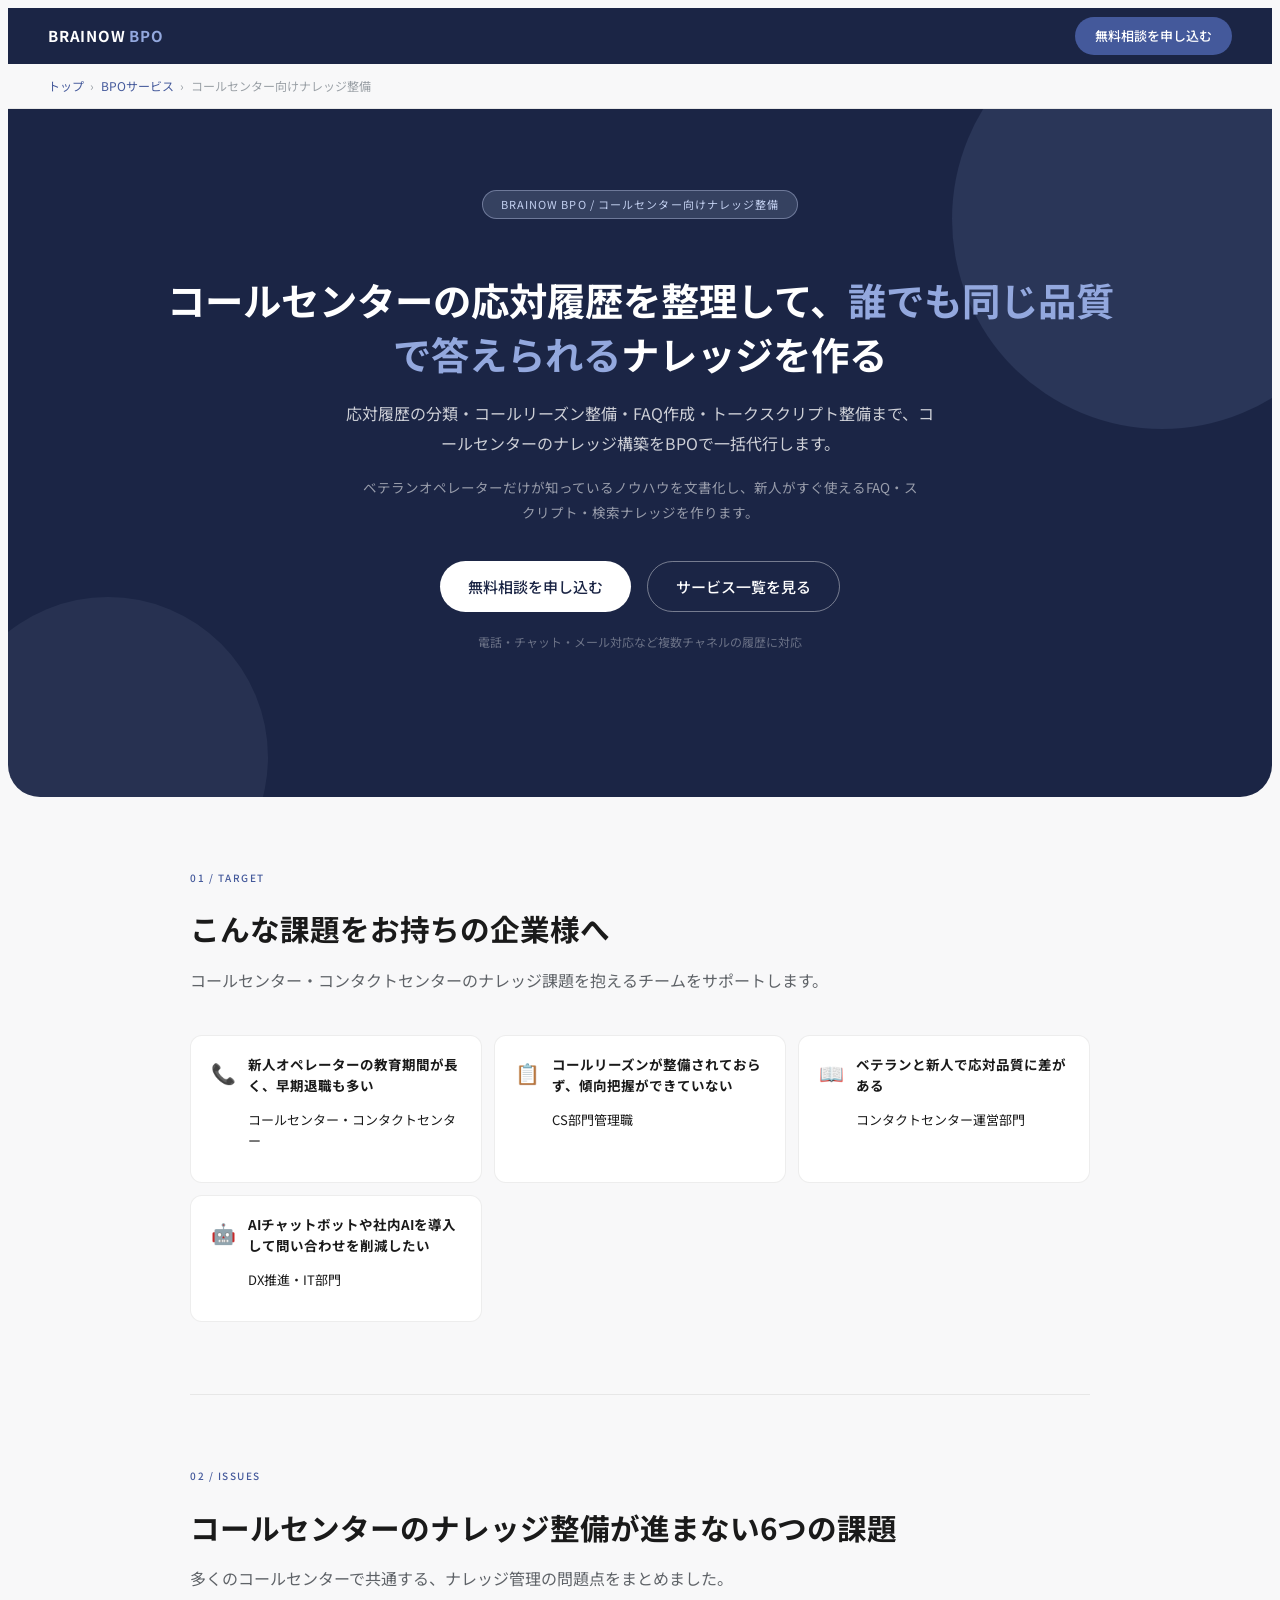
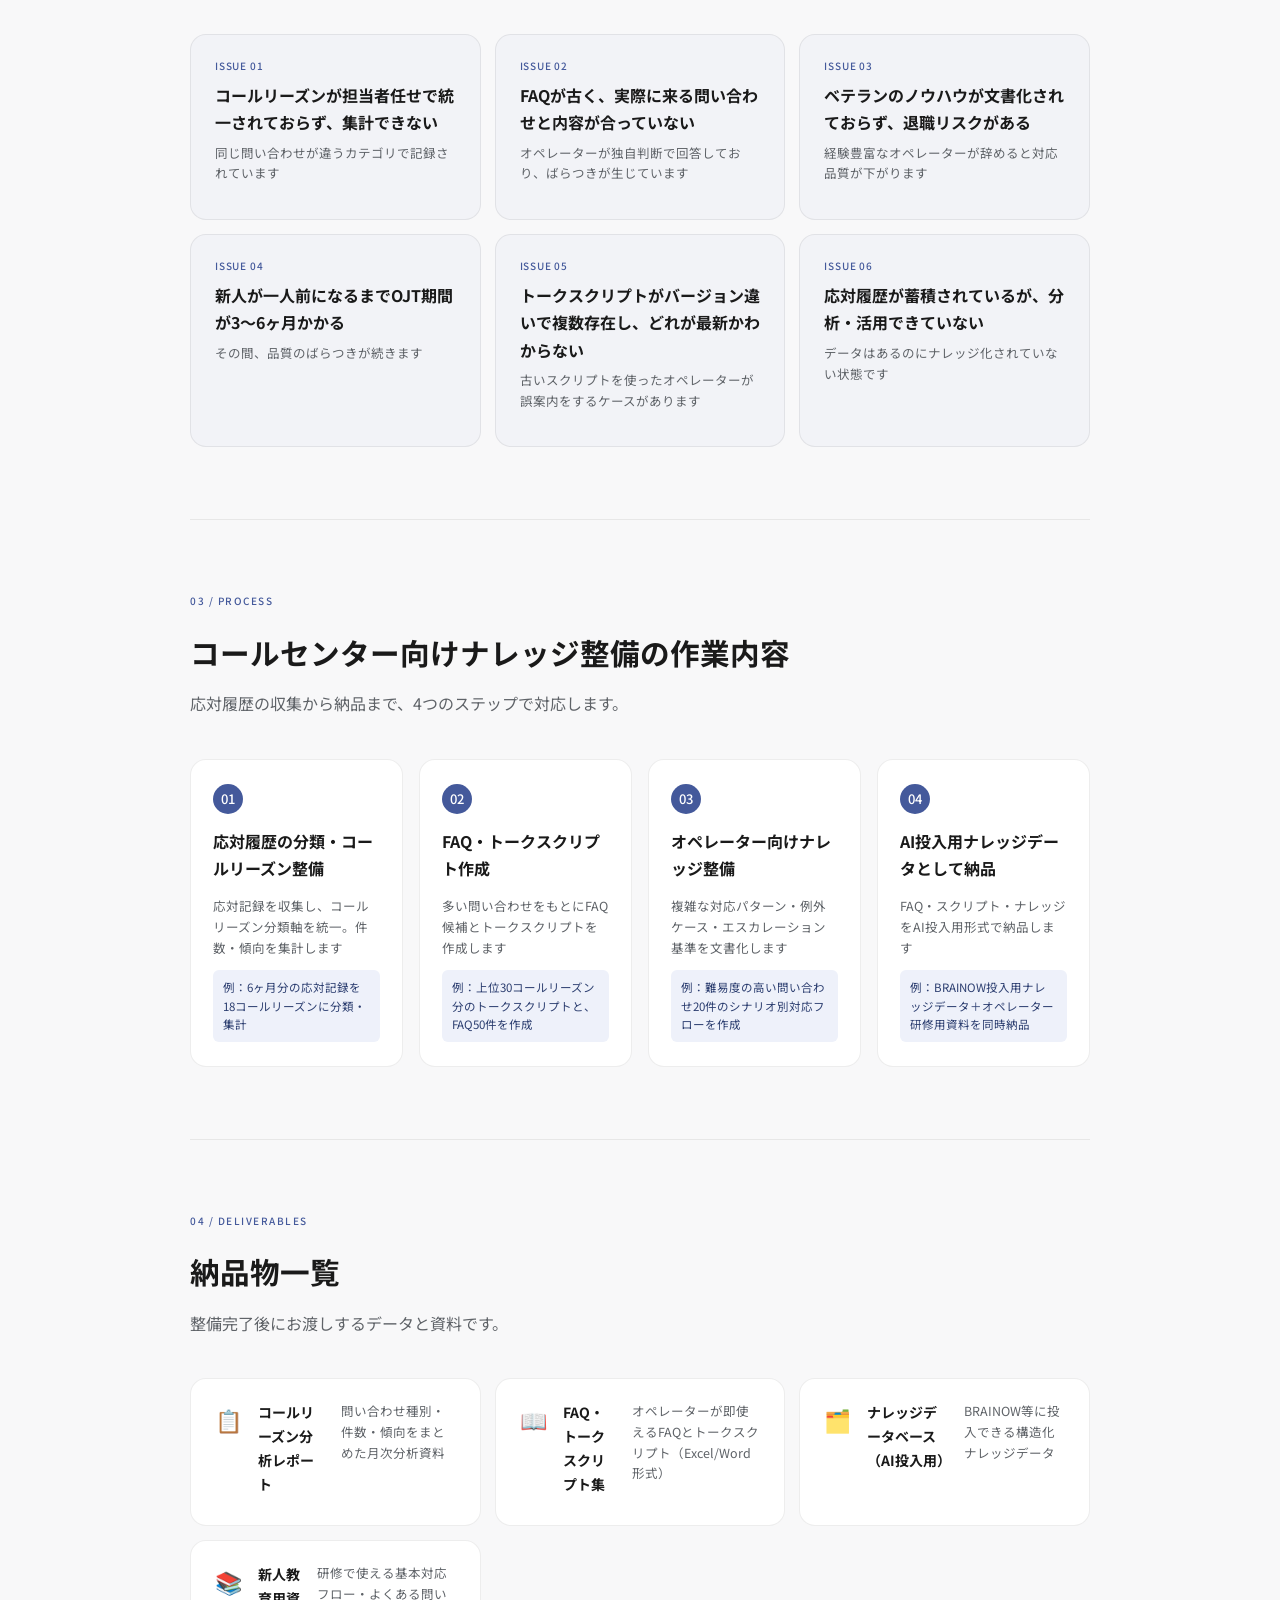
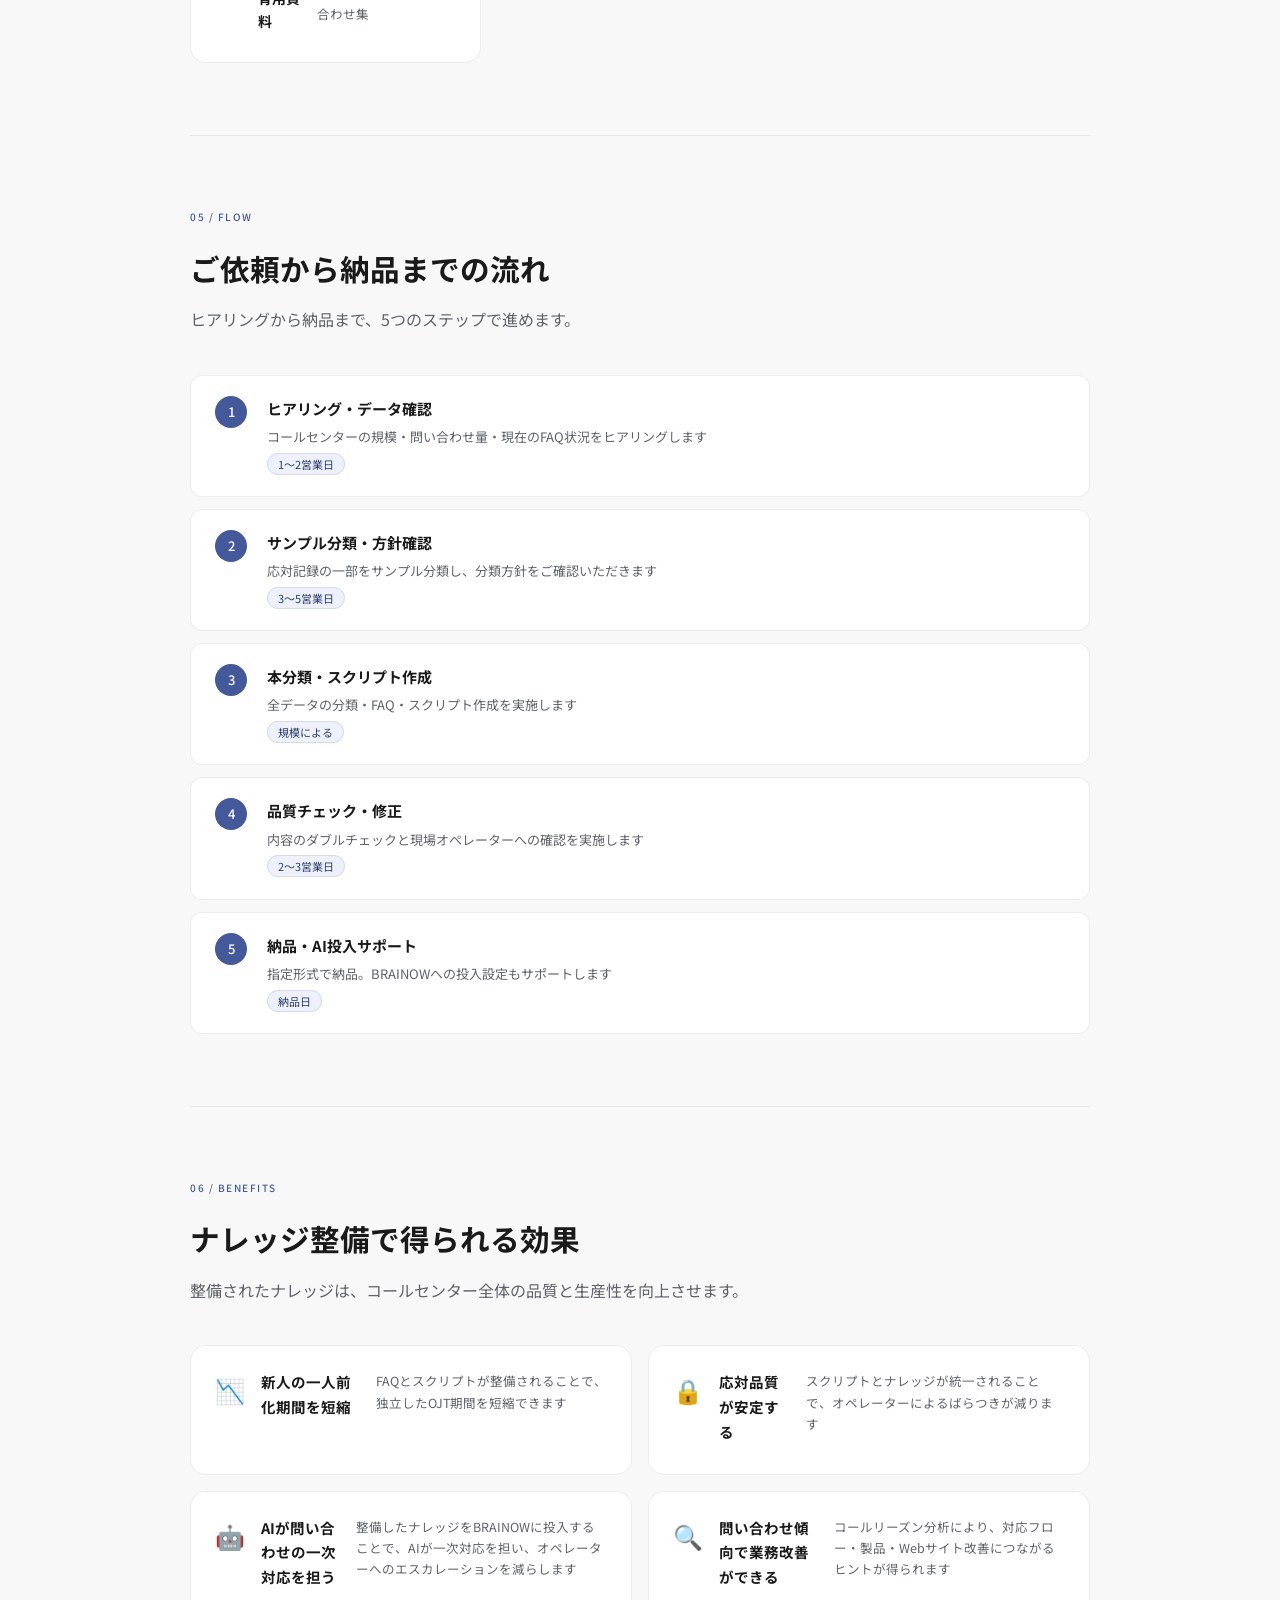
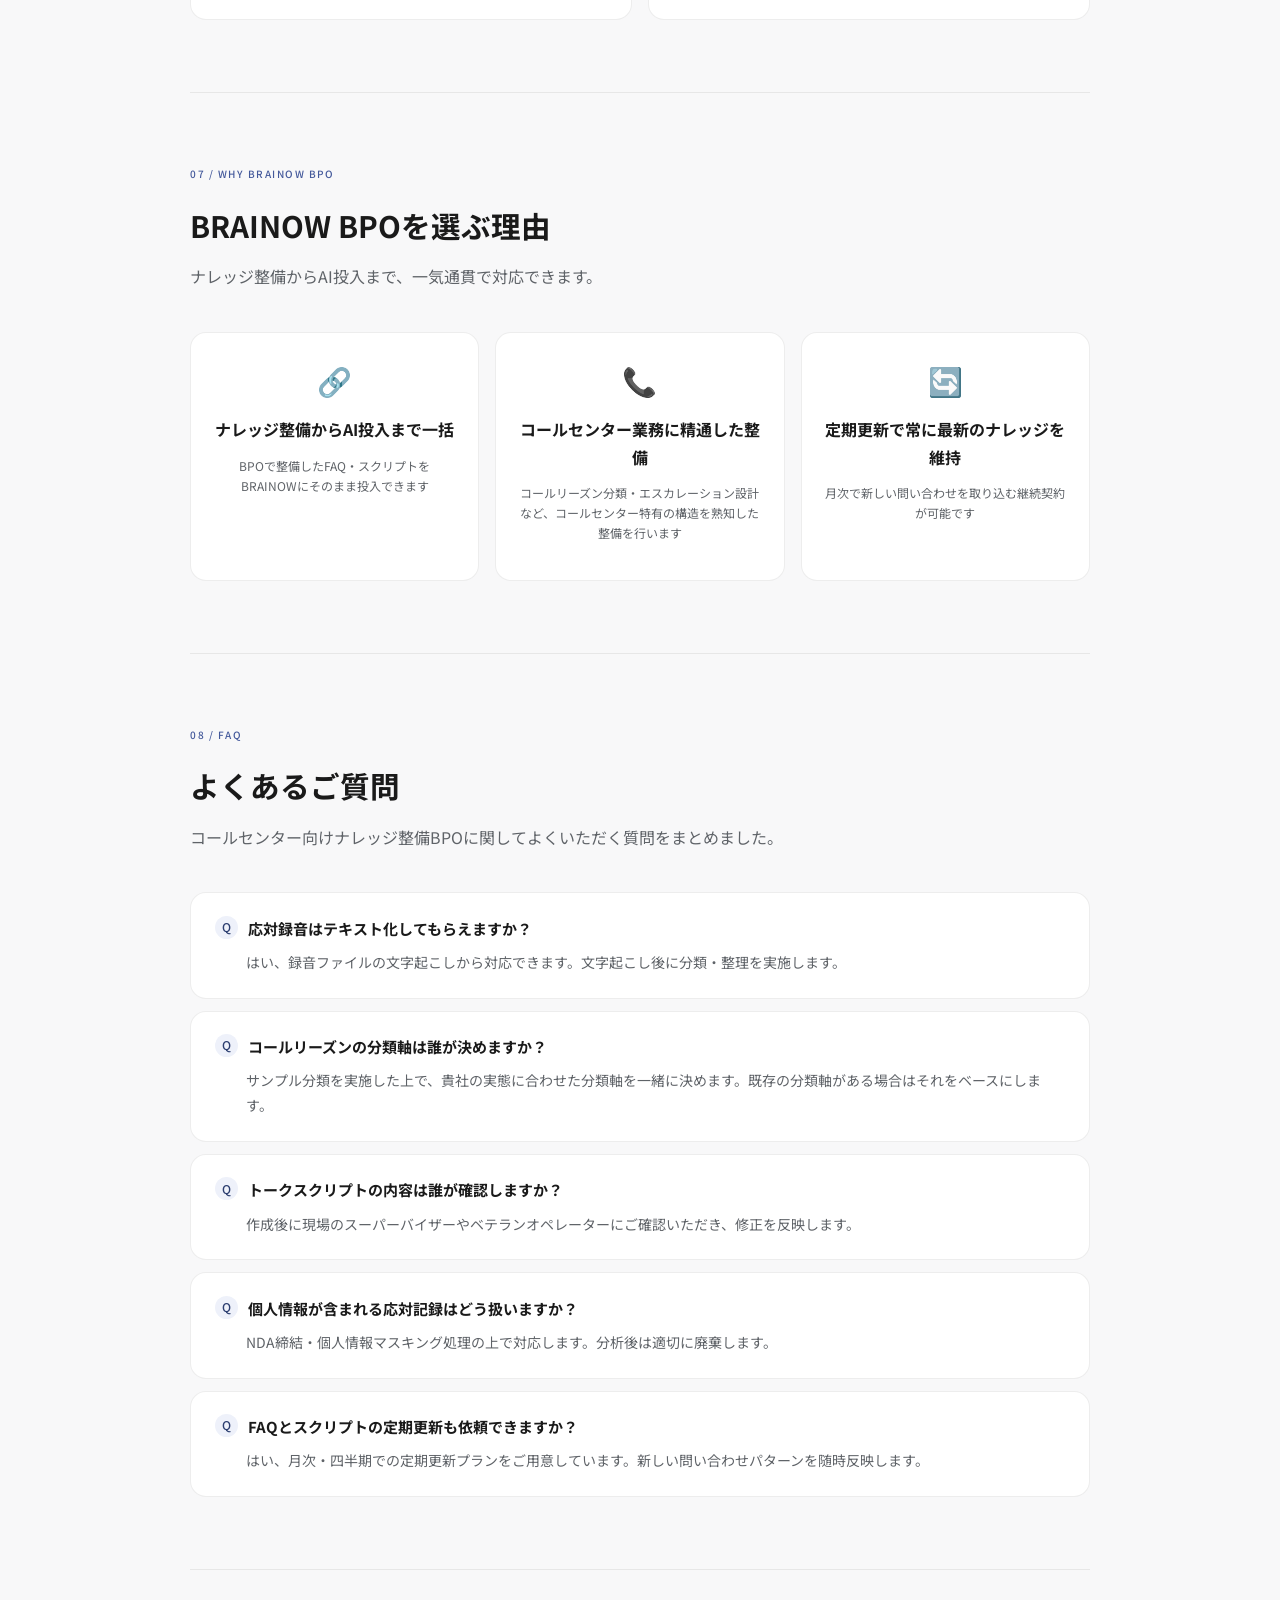
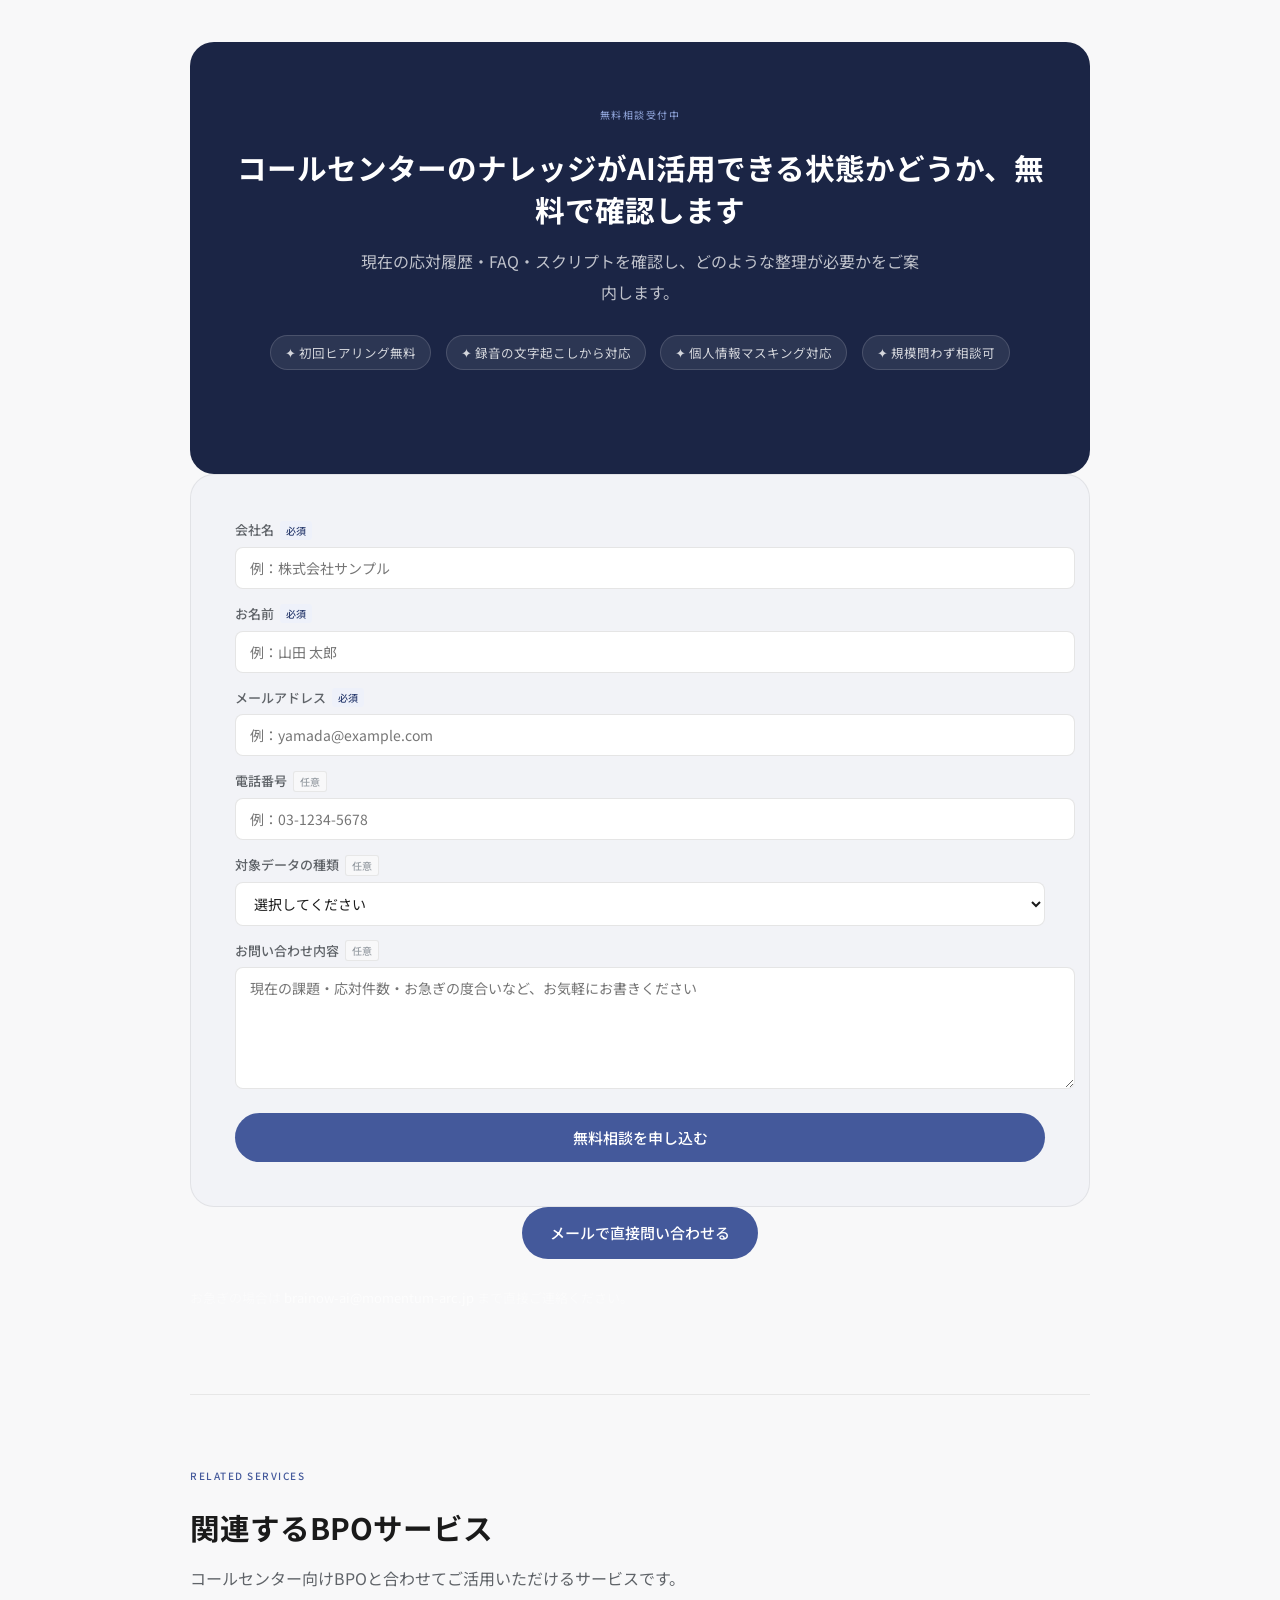
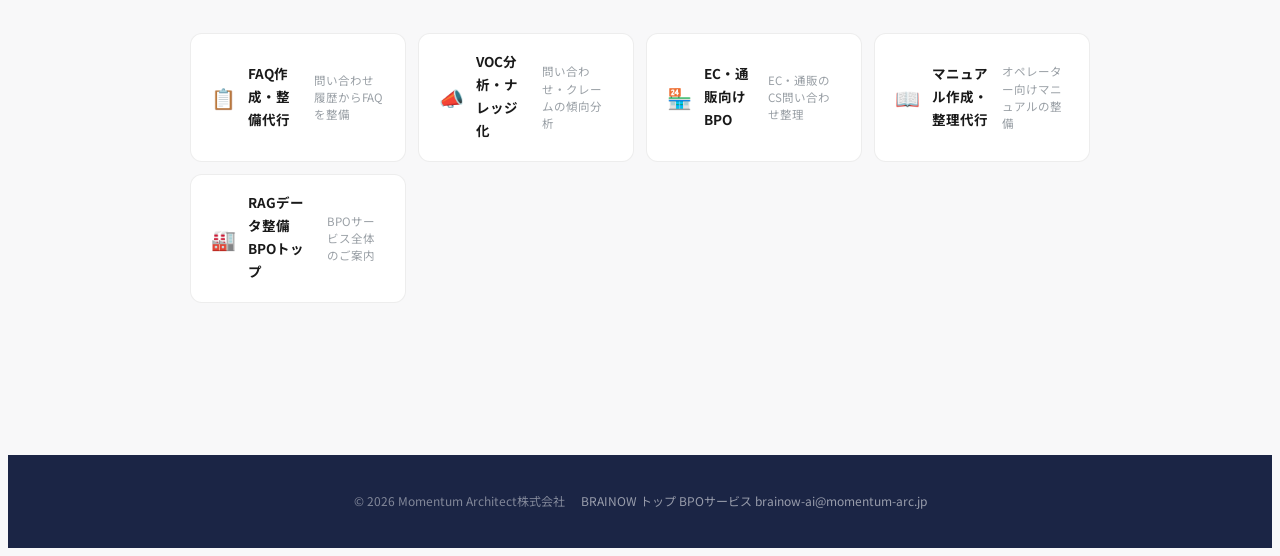
<file: bpo/callcenter/index.html>
<!DOCTYPE html>
<html lang="ja">
<head>
  <meta charset="UTF-8">
  <meta name="viewport" content="width=device-width, initial-scale=1.0">
  <title>コールセンター向けナレッジ整備BPO｜応対品質平準化とAIナレッジ構築｜BRAINOW BPO</title>
  <meta name="description" content="コールセンター・コンタクトセンターの応対履歴を分類・整理し、FAQ・トークスクリプト・オペレーター向けナレッジを作成。AIへの投入データまで一括代行。">
  <meta name="keywords" content="コールセンター BPO,ナレッジ整備,トークスクリプト作成,コールリーズン分類,応対品質平準化,AI活用 コールセンター,BRAINOW">
  <meta name="robots" content="index, follow">
  <link rel="canonical" href="https://brainow.net/bpo/callcenter/">

  <!-- OGP -->
  <meta property="og:type" content="website">
  <meta property="og:url" content="https://brainow.net/bpo/callcenter/">
  <meta property="og:title" content="コールセンター向けナレッジ整備BPO｜応対品質平準化とAIナレッジ構築｜BRAINOW BPO">
  <meta property="og:description" content="コールセンター・コンタクトセンターの応対履歴を分類・整理し、FAQ・トークスクリプト・オペレーター向けナレッジを作成。AIへの投入データまで一括代行。">
  <meta property="og:site_name" content="BRAINOW">
  <meta property="og:locale" content="ja_JP">

  <!-- Twitter Card -->
  <meta name="twitter:card" content="summary_large_image">
  <meta name="twitter:title" content="コールセンター向けナレッジ整備BPO｜応対品質平準化とAIナレッジ構築｜BRAINOW BPO">
  <meta name="twitter:description" content="コールセンター・コンタクトセンターの応対履歴を分類・整理し、FAQ・トークスクリプト・オペレーター向けナレッジを作成。AIへの投入データまで一括代行。">

  <!-- Google Fonts -->
  <link rel="preconnect" href="https://fonts.googleapis.com">
  <link rel="preconnect" href="https://fonts.gstatic.com" crossorigin>
  <link href="https://fonts.googleapis.com/css2?family=Noto+Sans+JP:wght@400;500;700&display=swap" rel="stylesheet">

  <link rel="stylesheet" href="../bpo.css">

  <!-- JSON-LD -->
  <script type="application/ld+json">
  [
    {
      "@context": "https://schema.org",
      "@type": "FAQPage",
      "mainEntity": [
        {
          "@type": "Question",
          "name": "応対録音はテキスト化してもらえますか？",
          "acceptedAnswer": {
            "@type": "Answer",
            "text": "はい、録音ファイルの文字起こしから対応できます。文字起こし後に分類・整理を実施します。"
          }
        },
        {
          "@type": "Question",
          "name": "コールリーズンの分類軸は誰が決めますか？",
          "acceptedAnswer": {
            "@type": "Answer",
            "text": "サンプル分類を実施した上で、貴社の実態に合わせた分類軸を一緒に決めます。既存の分類軸がある場合はそれをベースにします。"
          }
        },
        {
          "@type": "Question",
          "name": "トークスクリプトの内容は誰が確認しますか？",
          "acceptedAnswer": {
            "@type": "Answer",
            "text": "作成後に現場のスーパーバイザーやベテランオペレーターにご確認いただき、修正を反映します。"
          }
        },
        {
          "@type": "Question",
          "name": "個人情報が含まれる応対記録はどう扱いますか？",
          "acceptedAnswer": {
            "@type": "Answer",
            "text": "NDA締結・個人情報マスキング処理の上で対応します。分析後は適切に廃棄します。"
          }
        },
        {
          "@type": "Question",
          "name": "FAQとスクリプトの定期更新も依頼できますか？",
          "acceptedAnswer": {
            "@type": "Answer",
            "text": "はい、月次・四半期での定期更新プランをご用意しています。新しい問い合わせパターンを随時反映します。"
          }
        }
      ]
    },
    {
      "@context": "https://schema.org",
      "@type": "Organization",
      "name": "BRAINOW",
      "url": "https://brainow.net/",
      "provider": {
        "@type": "Organization",
        "name": "Momentum Architect株式会社"
      },
      "email": "brainow-ai@momentum-arc.jp"
    }
  ]
  </script>
</head>
<body>

  <!-- Nav -->
  <nav class="nav">
    <a href="/" class="nav-logo">BRAINOW <span>BPO</span></a>
    <a href="#contact-form" class="nav-cta">無料相談を申し込む</a>
  </nav>

  <!-- Breadcrumb -->
  <div class="breadcrumb">
    <a href="/">トップ</a>
    <span class="sep">›</span>
    <a href="/bpo/">BPOサービス</a>
    <span class="sep">›</span>
    <span>コールセンター向けナレッジ整備</span>
  </div>

  <!-- Hero -->
  <div class="hero">
    <div class="lp">
      <div class="hero-badge">BRAINOW BPO / コールセンター向けナレッジ整備</div>
      <h1>コールセンターの応対履歴を整理して、<em>誰でも同じ品質で答えられる</em>ナレッジを作る</h1>
      <p class="hero-sub">応対履歴の分類・コールリーズン整備・FAQ作成・トークスクリプト整備まで、コールセンターのナレッジ構築をBPOで一括代行します。</p>
      <p class="hero-desc">ベテランオペレーターだけが知っているノウハウを文書化し、新人がすぐ使えるFAQ・スクリプト・検索ナレッジを作ります。</p>
      <div class="hero-btns">
        <a href="#contact-form" class="btn-white">無料相談を申し込む</a>
        <a href="/bpo/" class="btn-ghost">サービス一覧を見る</a>
      </div>
      <div class="hero-note">電話・チャット・メール対応など複数チャネルの履歴に対応</div>
    </div>
  </div>

  <div class="lp">

    <!-- Target -->
    <div class="section">
      <div class="sl">01 / TARGET</div>
      <h2>こんな課題をお持ちの企業様へ</h2>
      <p class="lead">コールセンター・コンタクトセンターのナレッジ課題を抱えるチームをサポートします。</p>
      <div class="target-grid">
        <div class="target-card">
          <span class="target-icon">📞</span>
          <div class="target-body">
            <strong>新人オペレーターの教育期間が長く、早期退職も多い</strong>
            <p>コールセンター・コンタクトセンター</p>
          </div>
        </div>
        <div class="target-card">
          <span class="target-icon">📋</span>
          <div class="target-body">
            <strong>コールリーズンが整備されておらず、傾向把握ができていない</strong>
            <p>CS部門管理職</p>
          </div>
        </div>
        <div class="target-card">
          <span class="target-icon">📖</span>
          <div class="target-body">
            <strong>ベテランと新人で応対品質に差がある</strong>
            <p>コンタクトセンター運営部門</p>
          </div>
        </div>
        <div class="target-card">
          <span class="target-icon">🤖</span>
          <div class="target-body">
            <strong>AIチャットボットや社内AIを導入して問い合わせを削減したい</strong>
            <p>DX推進・IT部門</p>
          </div>
        </div>
      </div>
    </div>

    <div class="divider"></div>

    <!-- Issues -->
    <div class="section">
      <div class="sl">02 / ISSUES</div>
      <h2>コールセンターのナレッジ整備が進まない6つの課題</h2>
      <p class="lead">多くのコールセンターで共通する、ナレッジ管理の問題点をまとめました。</p>
      <div class="pain-grid">
        <div class="pain-card">
          <div class="pain-num">ISSUE 01</div>
          <strong>コールリーズンが担当者任せで統一されておらず、集計できない</strong>
          <p>同じ問い合わせが違うカテゴリで記録されています</p>
        </div>
        <div class="pain-card">
          <div class="pain-num">ISSUE 02</div>
          <strong>FAQが古く、実際に来る問い合わせと内容が合っていない</strong>
          <p>オペレーターが独自判断で回答しており、ばらつきが生じています</p>
        </div>
        <div class="pain-card">
          <div class="pain-num">ISSUE 03</div>
          <strong>ベテランのノウハウが文書化されておらず、退職リスクがある</strong>
          <p>経験豊富なオペレーターが辞めると対応品質が下がります</p>
        </div>
        <div class="pain-card">
          <div class="pain-num">ISSUE 04</div>
          <strong>新人が一人前になるまでOJT期間が3〜6ヶ月かかる</strong>
          <p>その間、品質のばらつきが続きます</p>
        </div>
        <div class="pain-card">
          <div class="pain-num">ISSUE 05</div>
          <strong>トークスクリプトがバージョン違いで複数存在し、どれが最新かわからない</strong>
          <p>古いスクリプトを使ったオペレーターが誤案内をするケースがあります</p>
        </div>
        <div class="pain-card">
          <div class="pain-num">ISSUE 06</div>
          <strong>応対履歴が蓄積されているが、分析・活用できていない</strong>
          <p>データはあるのにナレッジ化されていない状態です</p>
        </div>
      </div>
    </div>

    <div class="divider"></div>

    <!-- Services -->
    <div class="section">
      <div class="sl">03 / PROCESS</div>
      <h2>コールセンター向けナレッジ整備の作業内容</h2>
      <p class="lead">応対履歴の収集から納品まで、4つのステップで対応します。</p>
      <div class="process-steps">
        <div class="pstep">
          <div class="pstep-n">01</div>
          <strong>応対履歴の分類・コールリーズン整備</strong>
          <p>応対記録を収集し、コールリーズン分類軸を統一。件数・傾向を集計します</p>
          <div class="pstep-eg">例：6ヶ月分の応対記録を18コールリーズンに分類・集計</div>
        </div>
        <div class="pstep">
          <div class="pstep-n">02</div>
          <strong>FAQ・トークスクリプト作成</strong>
          <p>多い問い合わせをもとにFAQ候補とトークスクリプトを作成します</p>
          <div class="pstep-eg">例：上位30コールリーズン分のトークスクリプトと、FAQ50件を作成</div>
        </div>
        <div class="pstep">
          <div class="pstep-n">03</div>
          <strong>オペレーター向けナレッジ整備</strong>
          <p>複雑な対応パターン・例外ケース・エスカレーション基準を文書化します</p>
          <div class="pstep-eg">例：難易度の高い問い合わせ20件のシナリオ別対応フローを作成</div>
        </div>
        <div class="pstep">
          <div class="pstep-n">04</div>
          <strong>AI投入用ナレッジデータとして納品</strong>
          <p>FAQ・スクリプト・ナレッジをAI投入用形式で納品します</p>
          <div class="pstep-eg">例：BRAINOW投入用ナレッジデータ＋オペレーター研修用資料を同時納品</div>
        </div>
      </div>
    </div>

    <div class="divider"></div>

    <!-- Deliverables -->
    <div class="section">
      <div class="sl">04 / DELIVERABLES</div>
      <h2>納品物一覧</h2>
      <p class="lead">整備完了後にお渡しするデータと資料です。</p>
      <div class="deliver-grid">
        <div class="deliver-card">
          <span class="deliver-icon">📋</span>
          <div class="deliver-title">コールリーズン分析レポート</div>
          <div class="deliver-desc">問い合わせ種別・件数・傾向をまとめた月次分析資料</div>
        </div>
        <div class="deliver-card">
          <span class="deliver-icon">📖</span>
          <div class="deliver-title">FAQ・トークスクリプト集</div>
          <div class="deliver-desc">オペレーターが即使えるFAQとトークスクリプト（Excel/Word形式）</div>
        </div>
        <div class="deliver-card">
          <span class="deliver-icon">🗂️</span>
          <div class="deliver-title">ナレッジデータベース（AI投入用）</div>
          <div class="deliver-desc">BRAINOW等に投入できる構造化ナレッジデータ</div>
        </div>
        <div class="deliver-card">
          <span class="deliver-icon">📚</span>
          <div class="deliver-title">新人教育用資料</div>
          <div class="deliver-desc">研修で使える基本対応フロー・よくある問い合わせ集</div>
        </div>
      </div>
    </div>

    <div class="divider"></div>

    <!-- Flow -->
    <div class="section">
      <div class="sl">05 / FLOW</div>
      <h2>ご依頼から納品までの流れ</h2>
      <p class="lead">ヒアリングから納品まで、5つのステップで進めます。</p>
      <div class="flow-list">
        <div class="flow-item">
          <div class="flow-n">1</div>
          <div>
            <div class="flow-title">ヒアリング・データ確認</div>
            <div class="flow-desc">コールセンターの規模・問い合わせ量・現在のFAQ状況をヒアリングします</div>
            <span class="flow-period">1〜2営業日</span>
          </div>
        </div>
        <div class="flow-item">
          <div class="flow-n">2</div>
          <div>
            <div class="flow-title">サンプル分類・方針確認</div>
            <div class="flow-desc">応対記録の一部をサンプル分類し、分類方針をご確認いただきます</div>
            <span class="flow-period">3〜5営業日</span>
          </div>
        </div>
        <div class="flow-item">
          <div class="flow-n">3</div>
          <div>
            <div class="flow-title">本分類・スクリプト作成</div>
            <div class="flow-desc">全データの分類・FAQ・スクリプト作成を実施します</div>
            <span class="flow-period">規模による</span>
          </div>
        </div>
        <div class="flow-item">
          <div class="flow-n">4</div>
          <div>
            <div class="flow-title">品質チェック・修正</div>
            <div class="flow-desc">内容のダブルチェックと現場オペレーターへの確認を実施します</div>
            <span class="flow-period">2〜3営業日</span>
          </div>
        </div>
        <div class="flow-item">
          <div class="flow-n">5</div>
          <div>
            <div class="flow-title">納品・AI投入サポート</div>
            <div class="flow-desc">指定形式で納品。BRAINOWへの投入設定もサポートします</div>
            <span class="flow-period">納品日</span>
          </div>
        </div>
      </div>
    </div>

    <div class="divider"></div>

    <!-- Benefits -->
    <div class="section">
      <div class="sl">06 / BENEFITS</div>
      <h2>ナレッジ整備で得られる効果</h2>
      <p class="lead">整備されたナレッジは、コールセンター全体の品質と生産性を向上させます。</p>
      <div class="benefit-grid">
        <div class="benefit-card">
          <span class="benefit-icon">📉</span>
          <div class="benefit-title">新人の一人前化期間を短縮</div>
          <div class="benefit-desc">FAQとスクリプトが整備されることで、独立したOJT期間を短縮できます</div>
        </div>
        <div class="benefit-card">
          <span class="benefit-icon">🔒</span>
          <div class="benefit-title">応対品質が安定する</div>
          <div class="benefit-desc">スクリプトとナレッジが統一されることで、オペレーターによるばらつきが減ります</div>
        </div>
        <div class="benefit-card">
          <span class="benefit-icon">🤖</span>
          <div class="benefit-title">AIが問い合わせの一次対応を担う</div>
          <div class="benefit-desc">整備したナレッジをBRAINOWに投入することで、AIが一次対応を担い、オペレーターへのエスカレーションを減らします</div>
        </div>
        <div class="benefit-card">
          <span class="benefit-icon">🔍</span>
          <div class="benefit-title">問い合わせ傾向で業務改善ができる</div>
          <div class="benefit-desc">コールリーズン分析により、対応フロー・製品・Webサイト改善につながるヒントが得られます</div>
        </div>
      </div>
    </div>

    <div class="divider"></div>

    <!-- Merits -->
    <div class="section">
      <div class="sl">07 / WHY BRAINOW BPO</div>
      <h2>BRAINOW BPOを選ぶ理由</h2>
      <p class="lead">ナレッジ整備からAI投入まで、一気通貫で対応できます。</p>
      <div class="merit-grid">
        <div class="merit-card">
          <div class="m-icon">🔗</div>
          <strong>ナレッジ整備からAI投入まで一括</strong>
          <p>BPOで整備したFAQ・スクリプトをBRAINOWにそのまま投入できます</p>
        </div>
        <div class="merit-card">
          <div class="m-icon">📞</div>
          <strong>コールセンター業務に精通した整備</strong>
          <p>コールリーズン分類・エスカレーション設計など、コールセンター特有の構造を熟知した整備を行います</p>
        </div>
        <div class="merit-card">
          <div class="m-icon">🔄</div>
          <strong>定期更新で常に最新のナレッジを維持</strong>
          <p>月次で新しい問い合わせを取り込む継続契約が可能です</p>
        </div>
      </div>
    </div>

    <div class="divider"></div>

    <!-- FAQ -->
    <div class="section">
      <div class="sl">08 / FAQ</div>
      <h2>よくあるご質問</h2>
      <p class="lead">コールセンター向けナレッジ整備BPOに関してよくいただく質問をまとめました。</p>
      <div class="faq-list">
        <div class="faq-item">
          <div class="faq-q"><span class="faq-qb">Q</span>応対録音はテキスト化してもらえますか？</div>
          <div class="faq-a">はい、録音ファイルの文字起こしから対応できます。文字起こし後に分類・整理を実施します。</div>
        </div>
        <div class="faq-item">
          <div class="faq-q"><span class="faq-qb">Q</span>コールリーズンの分類軸は誰が決めますか？</div>
          <div class="faq-a">サンプル分類を実施した上で、貴社の実態に合わせた分類軸を一緒に決めます。既存の分類軸がある場合はそれをベースにします。</div>
        </div>
        <div class="faq-item">
          <div class="faq-q"><span class="faq-qb">Q</span>トークスクリプトの内容は誰が確認しますか？</div>
          <div class="faq-a">作成後に現場のスーパーバイザーやベテランオペレーターにご確認いただき、修正を反映します。</div>
        </div>
        <div class="faq-item">
          <div class="faq-q"><span class="faq-qb">Q</span>個人情報が含まれる応対記録はどう扱いますか？</div>
          <div class="faq-a">NDA締結・個人情報マスキング処理の上で対応します。分析後は適切に廃棄します。</div>
        </div>
        <div class="faq-item">
          <div class="faq-q"><span class="faq-qb">Q</span>FAQとスクリプトの定期更新も依頼できますか？</div>
          <div class="faq-a">はい、月次・四半期での定期更新プランをご用意しています。新しい問い合わせパターンを随時反映します。</div>
        </div>
      </div>
    </div>

    <div class="divider"></div>

    <!-- CTA -->
    <div class="section" id="contact-form">
      <div class="cta-block">
        <div class="cta-label">無料相談受付中</div>
        <h2>コールセンターのナレッジがAI活用できる状態かどうか、無料で確認します</h2>
        <p>現在の応対履歴・FAQ・スクリプトを確認し、どのような整理が必要かをご案内します。</p>
        <ul class="cta-reassure">
          <li>✦ 初回ヒアリング無料</li>
          <li>✦ 録音の文字起こしから対応</li>
          <li>✦ 個人情報マスキング対応</li>
          <li>✦ 規模問わず相談可</li>
        </ul>
      </div>

      <!-- Form -->
      <div class="form-wrap">
        <form id="page-form" action="https://formspree.io/f/xbdvlnkn" method="POST">
          <input type="hidden" name="_subject" value="【BRAINOW BPO】コールセンター向けBPOのお問い合わせ">
          <input type="hidden" name="種別" value="コールセンター向けナレッジ整備BPO">
          <div class="form-grid">
            <div class="form-group full">
              <label>会社名 <span class="req">必須</span></label>
              <input type="text" name="company" required placeholder="例：株式会社サンプル">
            </div>
            <div class="form-group full">
              <label>お名前 <span class="req">必須</span></label>
              <input type="text" name="name" required placeholder="例：山田 太郎">
            </div>
            <div class="form-group full">
              <label>メールアドレス <span class="req">必須</span></label>
              <input type="email" name="email" required placeholder="例：yamada@example.com">
            </div>
            <div class="form-group full">
              <label>電話番号 <span class="opt">任意</span></label>
              <input type="tel" name="phone" placeholder="例：03-1234-5678">
            </div>
            <div class="form-group full">
              <label>対象データの種類 <span class="opt">任意</span></label>
              <select name="data_type">
                <option value="">選択してください</option>
                <option value="コールセンター応対録音">コールセンター応対録音</option>
                <option value="応対履歴テキスト">応対履歴テキスト</option>
                <option value="既存FAQ・スクリプト">既存FAQ・スクリプト</option>
                <option value="チャット・メール履歴">チャット・メール履歴</option>
                <option value="その他">その他</option>
              </select>
            </div>
            <div class="form-group full">
              <label>お問い合わせ内容 <span class="opt">任意</span></label>
              <textarea name="message" rows="5" placeholder="現在の課題・応対件数・お急ぎの度合いなど、お気軽にお書きください"></textarea>
            </div>
          </div>
          <button type="submit" class="form-submit">無料相談を申し込む</button>
          <div class="success-msg" style="display:none;">
            <div class="s-icon">✓</div>
            <p>送信が完了しました。担当者より1〜2営業日以内にご連絡します。</p>
          </div>
        </form>
      </div>

      <div class="cta-btns">
        <a href="mailto:brainow-ai@momentum-arc.jp" class="btn-base">メールで直接問い合わせる</a>
      </div>
      <p class="cta-contact">お急ぎの場合は <a href="mailto:brainow-ai@momentum-arc.jp">brainow-ai@momentum-arc.jp</a> まで直接ご連絡ください。</p>
    </div>

    <div class="divider"></div>

    <!-- Related -->
    <div class="section">
      <div class="sl">RELATED SERVICES</div>
      <h2>関連するBPOサービス</h2>
      <p class="lead">コールセンター向けBPOと合わせてご活用いただけるサービスです。</p>
      <div class="related-grid">
        <a href="../faq/" class="related-card">
          <span class="rc-icon">📋</span>
          <div class="rc-title">FAQ作成・整備代行</div>
          <div class="rc-desc">問い合わせ履歴からFAQを整備</div>
        </a>
        <a href="../voc/" class="related-card">
          <span class="rc-icon">📣</span>
          <div class="rc-title">VOC分析・ナレッジ化</div>
          <div class="rc-desc">問い合わせ・クレームの傾向分析</div>
        </a>
        <a href="../ec/" class="related-card">
          <span class="rc-icon">🏪</span>
          <div class="rc-title">EC・通販向けBPO</div>
          <div class="rc-desc">EC・通販のCS問い合わせ整理</div>
        </a>
        <a href="../manual/" class="related-card">
          <span class="rc-icon">📖</span>
          <div class="rc-title">マニュアル作成・整理代行</div>
          <div class="rc-desc">オペレーター向けマニュアルの整備</div>
        </a>
        <a href="../" class="related-card">
          <span class="rc-icon">🏭</span>
          <div class="rc-title">RAGデータ整備BPOトップ</div>
          <div class="rc-desc">BPOサービス全体のご案内</div>
        </a>
      </div>
    </div>

  </div><!-- /.lp -->

  <!-- Footer -->
  <footer class="footer">
    <p>© 2026 Momentum Architect株式会社</p>
    <nav>
      <a href="/">BRAINOW トップ</a>
      <a href="/bpo/">BPOサービス</a>
      <a href="mailto:brainow-ai@momentum-arc.jp">brainow-ai@momentum-arc.jp</a>
    </nav>
  </footer>

  <script>
    const form = document.getElementById('page-form');
    const successMsg = form.querySelector('.success-msg');
    const submitBtn = form.querySelector('.form-submit');

    form.addEventListener('submit', async function(e) {
      e.preventDefault();
      submitBtn.disabled = true;
      submitBtn.textContent = '送信中...';

      try {
        const response = await fetch(form.action, {
          method: 'POST',
          body: new FormData(form),
          headers: { 'Accept': 'application/json' }
        });

        if (response.ok) {
          form.querySelector('.form-grid').style.display = 'none';
          submitBtn.style.display = 'none';
          successMsg.style.display = 'block';
        } else {
          submitBtn.disabled = false;
          submitBtn.textContent = '無料相談を申し込む';
          alert('送信に失敗しました。しばらく経ってから再度お試しください。');
        }
      } catch (err) {
        submitBtn.disabled = false;
        submitBtn.textContent = '無料相談を申し込む';
        alert('送信に失敗しました。しばらく経ってから再度お試しください。');
      }
    });
  </script>

</body>
</html>
</file>
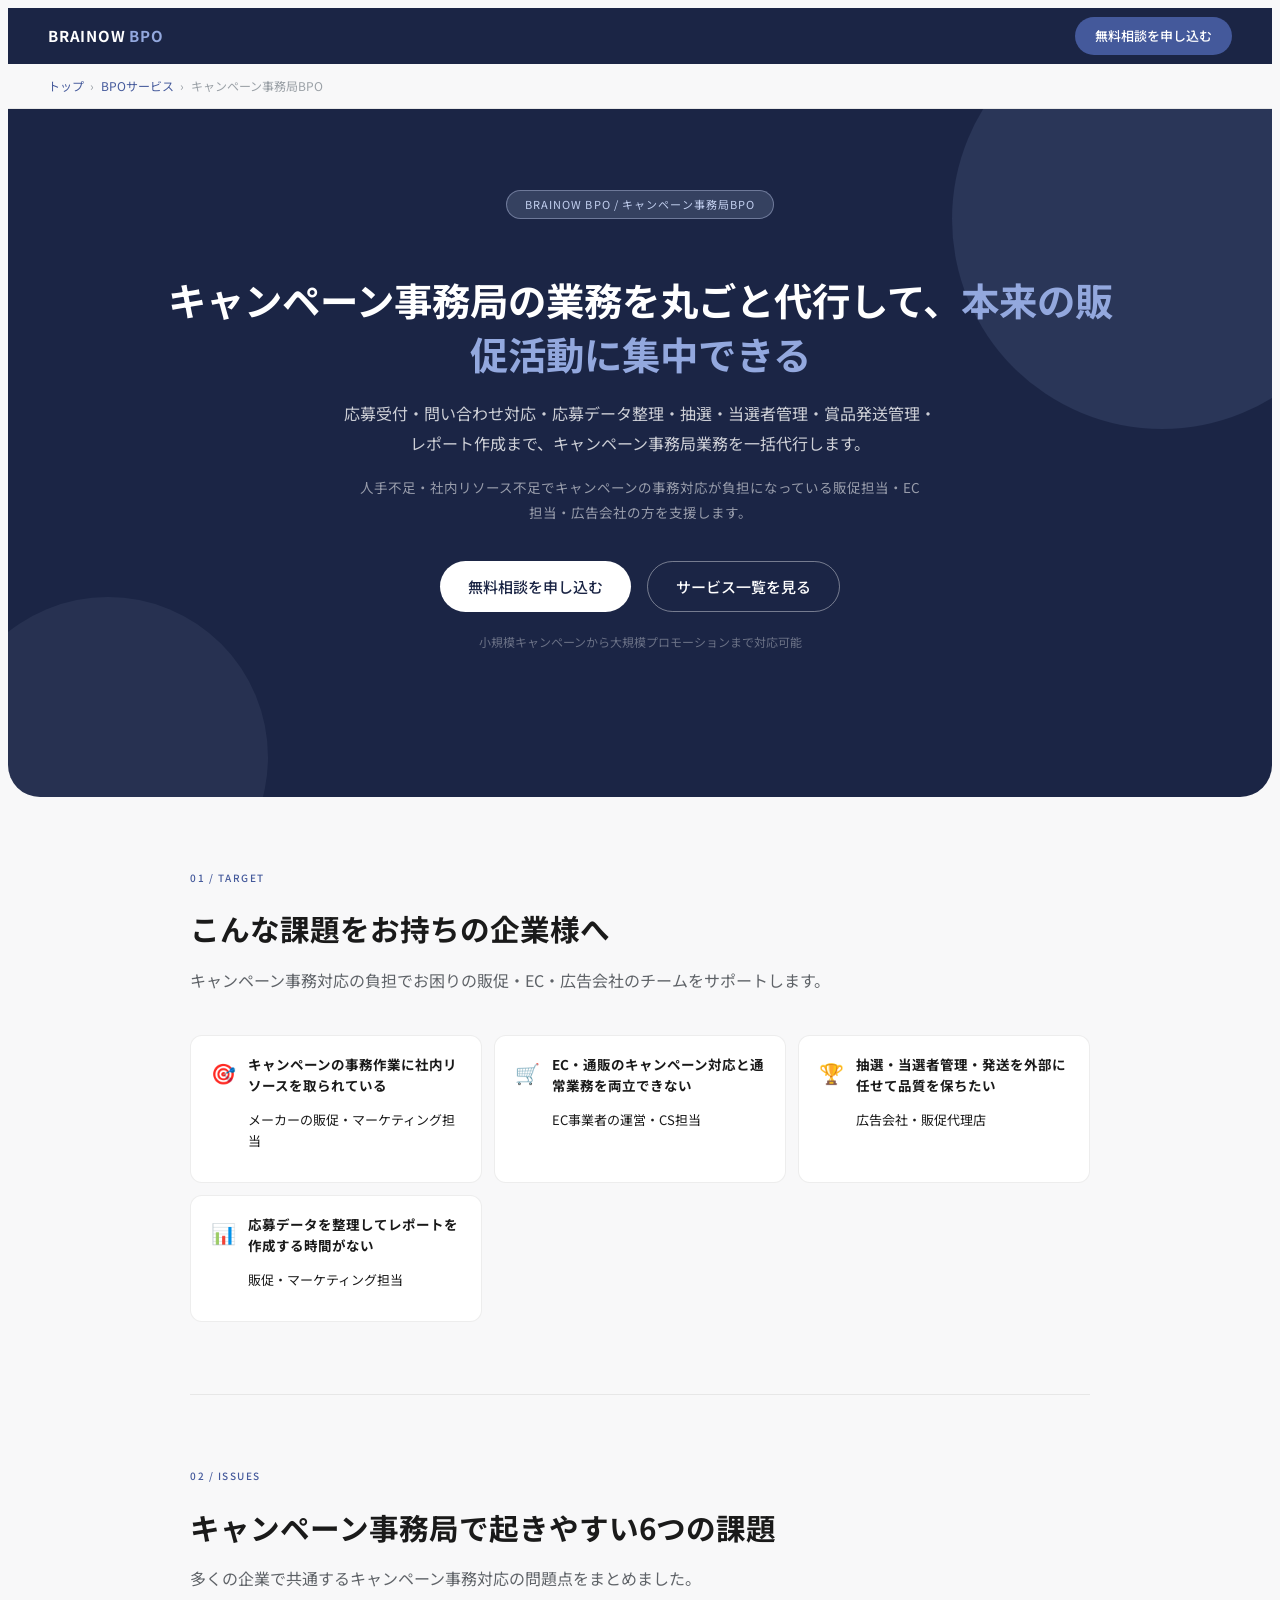
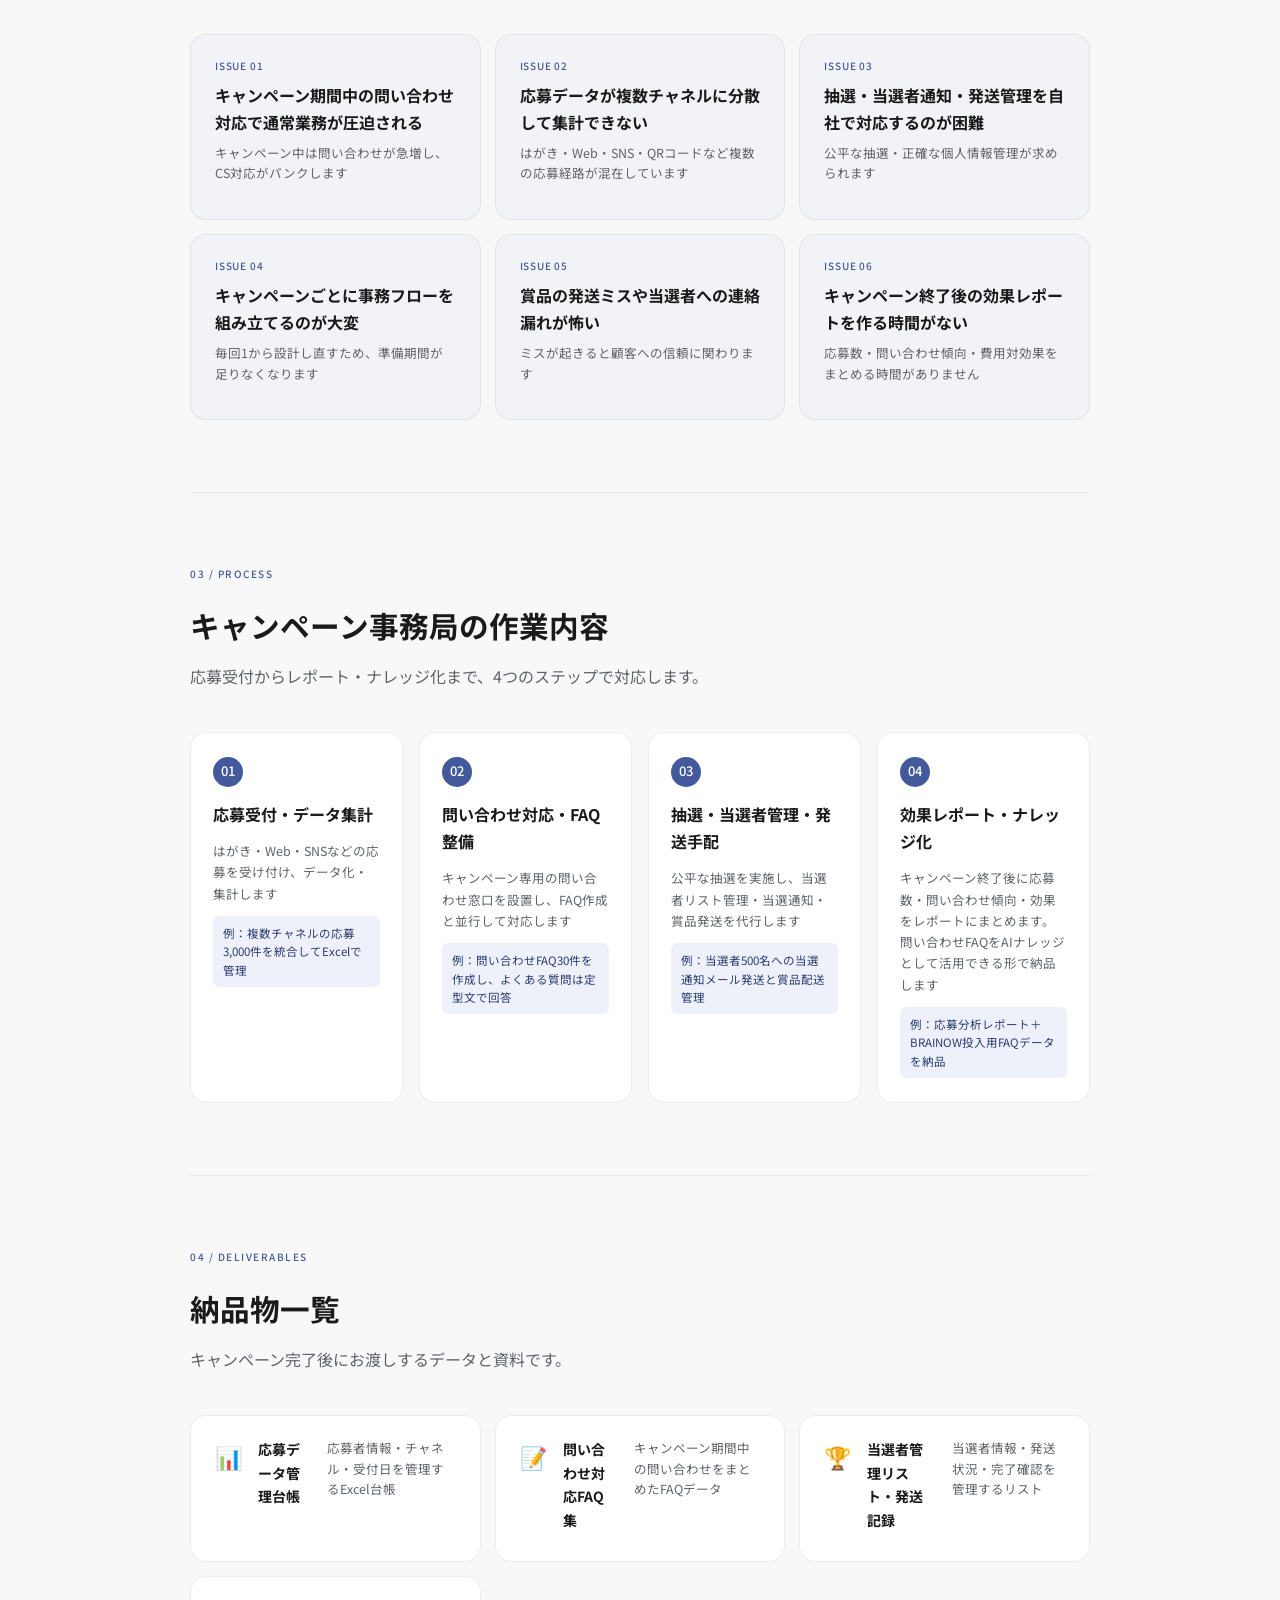
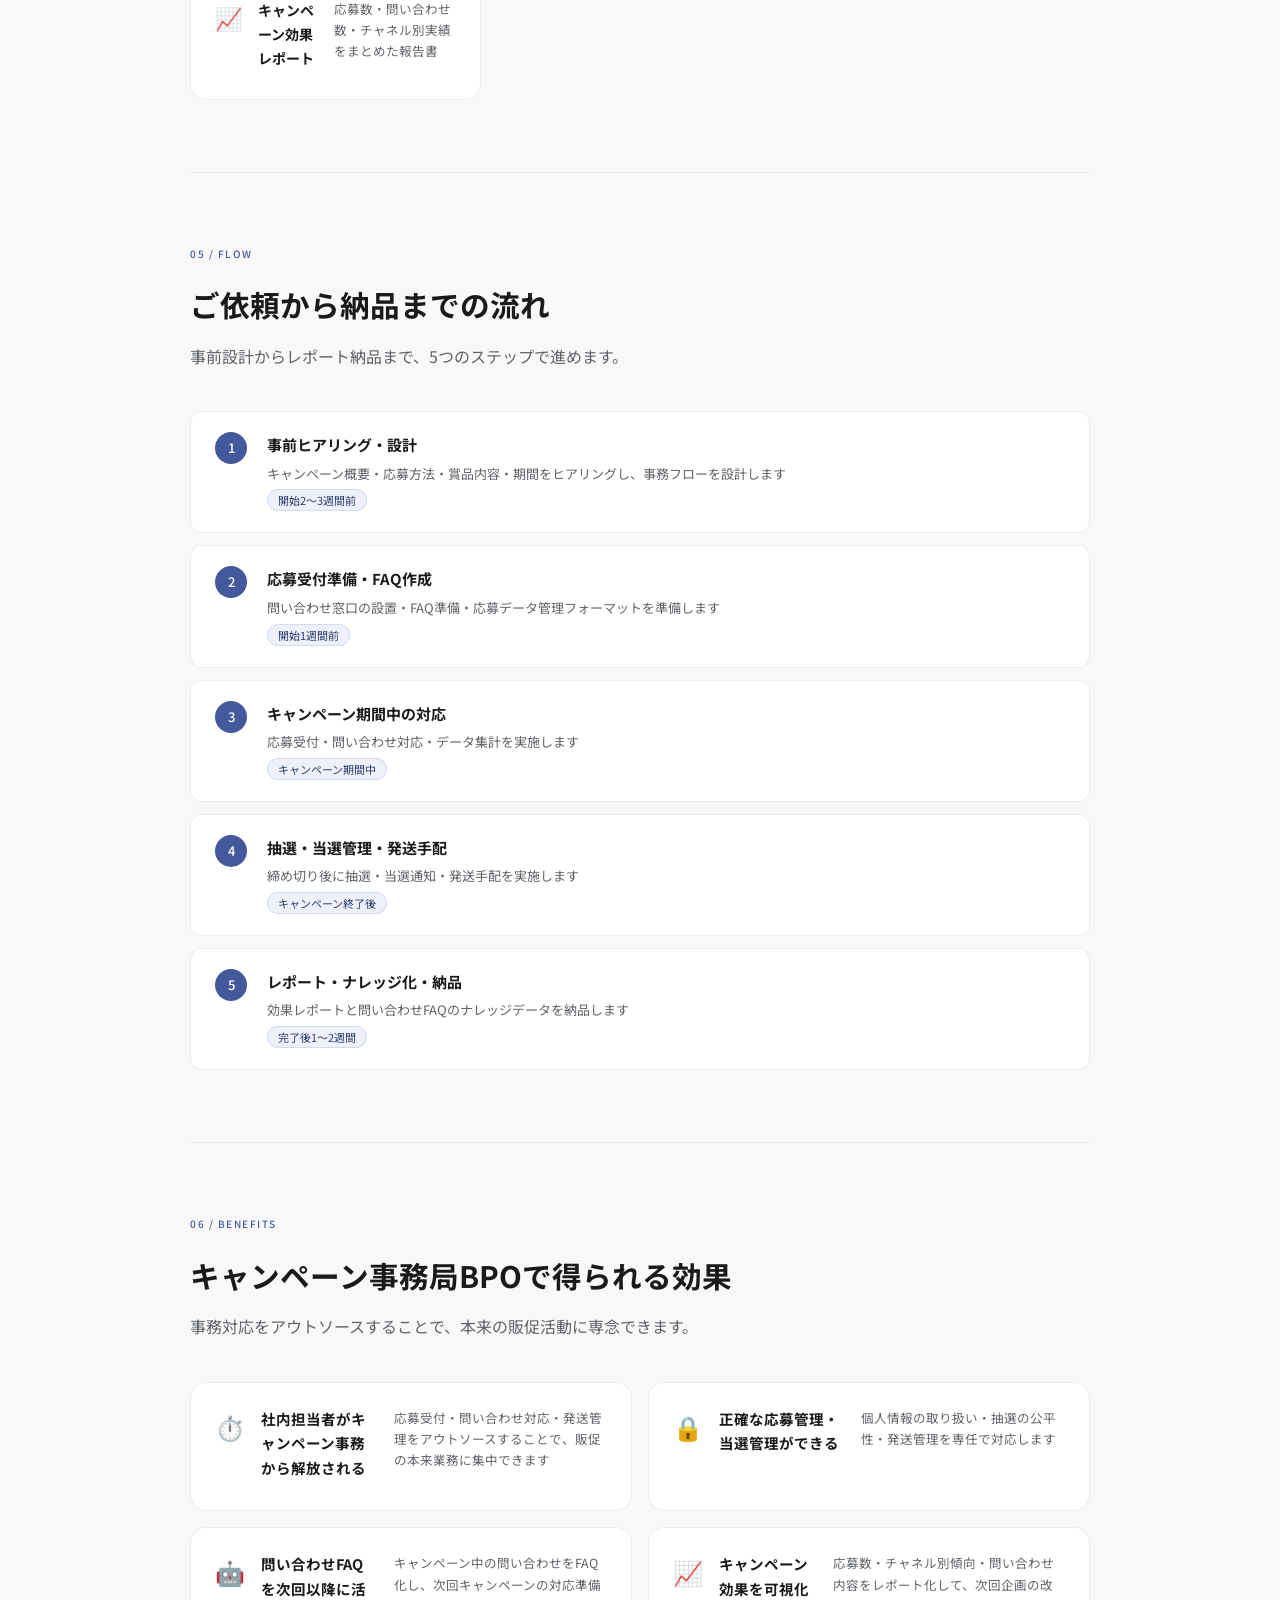
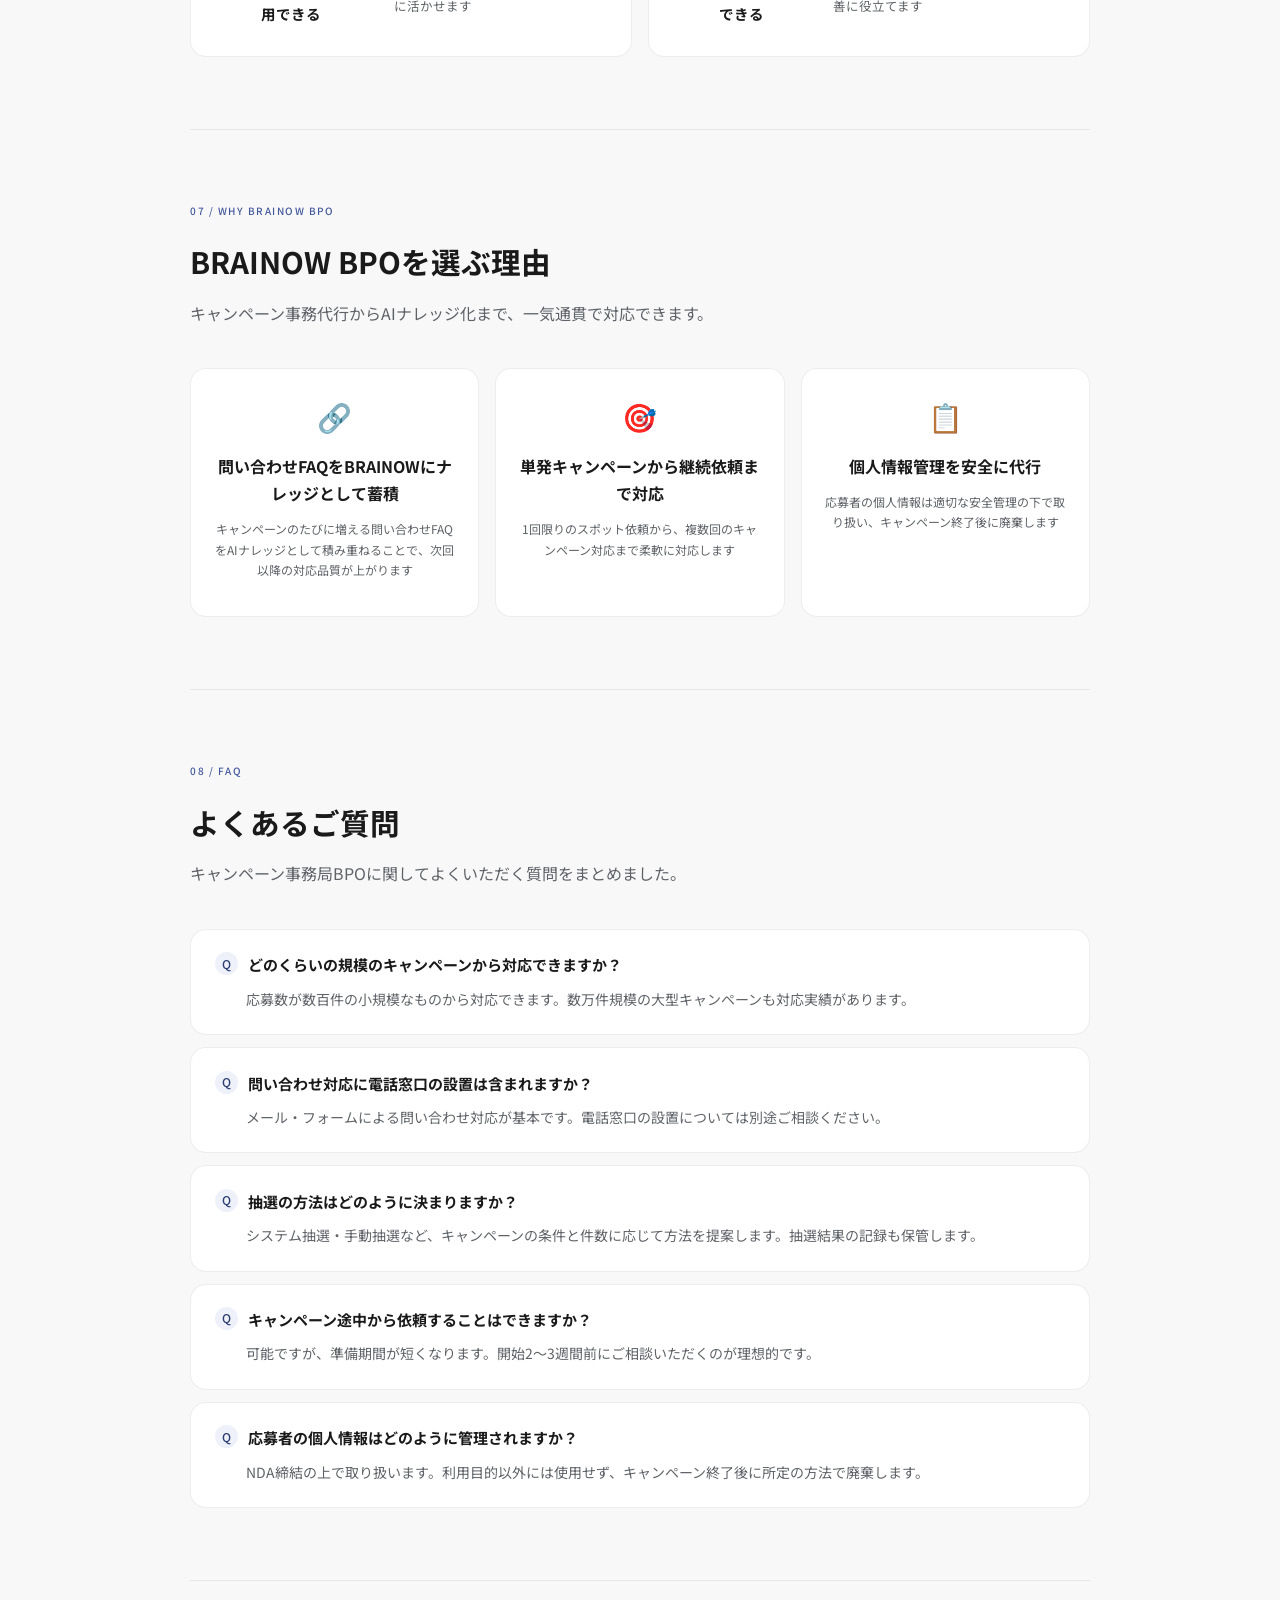
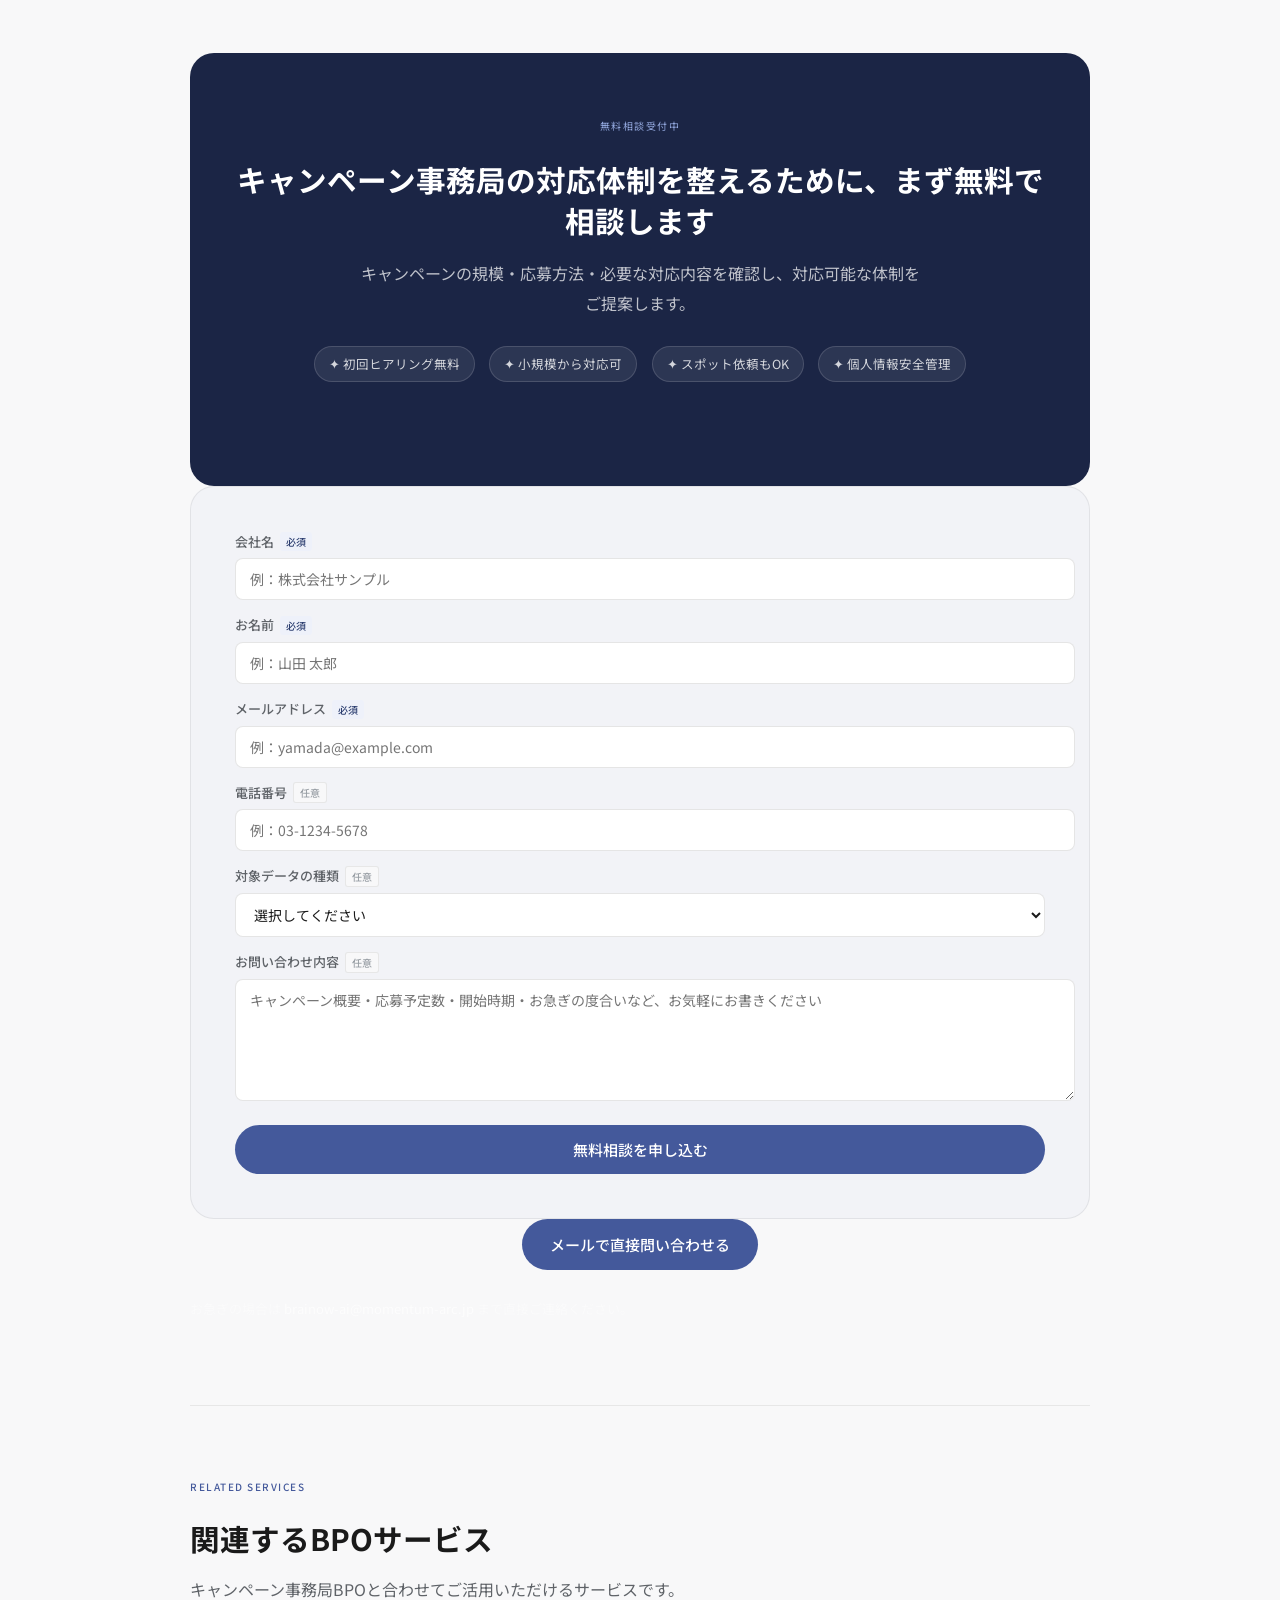
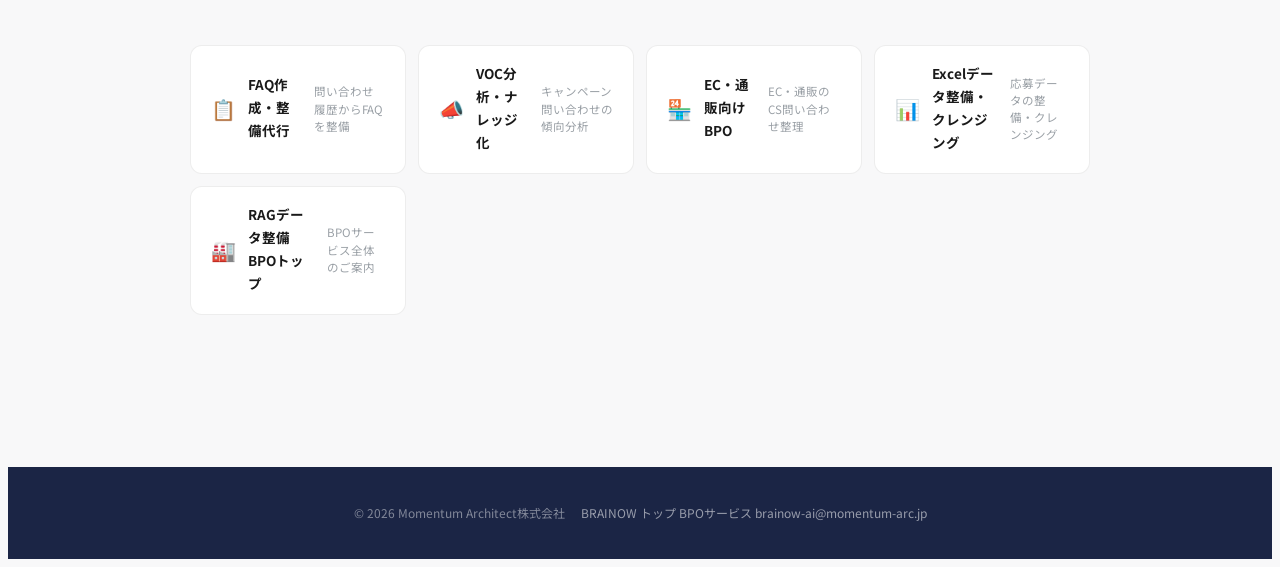
<file: bpo/campaign/index.html>
<!DOCTYPE html>
<html lang="ja">
<head>
  <meta charset="UTF-8">
  <meta name="viewport" content="width=device-width, initial-scale=1.0">
  <title>キャンペーン事務局BPO｜応募受付・問い合わせ対応・発送管理を代行｜BRAINOW BPO</title>
  <meta name="description" content="メーカー・EC・広告会社のキャンペーン事務局をBPOで代行。応募受付・問い合わせ対応・抽選・当選管理・賞品発送・レポート作成まで一括対応します。">
  <meta name="keywords" content="キャンペーン事務局 BPO,応募受付代行,抽選管理,当選者管理,賞品発送代行,キャンペーン問い合わせ対応,BRAINOW">
  <meta name="robots" content="index, follow">
  <link rel="canonical" href="https://brainow.net/bpo/campaign/">

  <!-- OGP -->
  <meta property="og:type" content="website">
  <meta property="og:url" content="https://brainow.net/bpo/campaign/">
  <meta property="og:title" content="キャンペーン事務局BPO｜応募受付・問い合わせ対応・発送管理を代行｜BRAINOW BPO">
  <meta property="og:description" content="メーカー・EC・広告会社のキャンペーン事務局をBPOで代行。応募受付・問い合わせ対応・抽選・当選管理・賞品発送・レポート作成まで一括対応します。">
  <meta property="og:site_name" content="BRAINOW">
  <meta property="og:locale" content="ja_JP">

  <!-- Twitter Card -->
  <meta name="twitter:card" content="summary_large_image">
  <meta name="twitter:title" content="キャンペーン事務局BPO｜応募受付・問い合わせ対応・発送管理を代行｜BRAINOW BPO">
  <meta name="twitter:description" content="メーカー・EC・広告会社のキャンペーン事務局をBPOで代行。応募受付・問い合わせ対応・抽選・当選管理・賞品発送・レポート作成まで一括対応します。">

  <!-- Google Fonts -->
  <link rel="preconnect" href="https://fonts.googleapis.com">
  <link rel="preconnect" href="https://fonts.gstatic.com" crossorigin>
  <link href="https://fonts.googleapis.com/css2?family=Noto+Sans+JP:wght@400;500;700&display=swap" rel="stylesheet">

  <link rel="stylesheet" href="../bpo.css">

  <!-- JSON-LD -->
  <script type="application/ld+json">
  [
    {
      "@context": "https://schema.org",
      "@type": "FAQPage",
      "mainEntity": [
        {
          "@type": "Question",
          "name": "どのくらいの規模のキャンペーンから対応できますか？",
          "acceptedAnswer": {
            "@type": "Answer",
            "text": "応募数が数百件の小規模なものから対応できます。数万件規模の大型キャンペーンも対応実績があります。"
          }
        },
        {
          "@type": "Question",
          "name": "問い合わせ対応に電話窓口の設置は含まれますか？",
          "acceptedAnswer": {
            "@type": "Answer",
            "text": "メール・フォームによる問い合わせ対応が基本です。電話窓口の設置については別途ご相談ください。"
          }
        },
        {
          "@type": "Question",
          "name": "抽選の方法はどのように決まりますか？",
          "acceptedAnswer": {
            "@type": "Answer",
            "text": "システム抽選・手動抽選など、キャンペーンの条件と件数に応じて方法を提案します。抽選結果の記録も保管します。"
          }
        },
        {
          "@type": "Question",
          "name": "キャンペーン途中から依頼することはできますか？",
          "acceptedAnswer": {
            "@type": "Answer",
            "text": "可能ですが、準備期間が短くなります。開始2〜3週間前にご相談いただくのが理想的です。"
          }
        },
        {
          "@type": "Question",
          "name": "応募者の個人情報はどのように管理されますか？",
          "acceptedAnswer": {
            "@type": "Answer",
            "text": "NDA締結の上で取り扱います。利用目的以外には使用せず、キャンペーン終了後に所定の方法で廃棄します。"
          }
        }
      ]
    },
    {
      "@context": "https://schema.org",
      "@type": "Organization",
      "name": "BRAINOW",
      "url": "https://brainow.net/",
      "provider": {
        "@type": "Organization",
        "name": "Momentum Architect株式会社"
      },
      "email": "brainow-ai@momentum-arc.jp"
    }
  ]
  </script>
</head>
<body>

  <!-- Nav -->
  <nav class="nav">
    <a href="/" class="nav-logo">BRAINOW <span>BPO</span></a>
    <a href="#contact-form" class="nav-cta">無料相談を申し込む</a>
  </nav>

  <!-- Breadcrumb -->
  <div class="breadcrumb">
    <a href="/">トップ</a>
    <span class="sep">›</span>
    <a href="/bpo/">BPOサービス</a>
    <span class="sep">›</span>
    <span>キャンペーン事務局BPO</span>
  </div>

  <!-- Hero -->
  <div class="hero">
    <div class="lp">
      <div class="hero-badge">BRAINOW BPO / キャンペーン事務局BPO</div>
      <h1>キャンペーン事務局の業務を丸ごと代行して、<em>本来の販促活動に集中できる</em></h1>
      <p class="hero-sub">応募受付・問い合わせ対応・応募データ整理・抽選・当選者管理・賞品発送管理・レポート作成まで、キャンペーン事務局業務を一括代行します。</p>
      <p class="hero-desc">人手不足・社内リソース不足でキャンペーンの事務対応が負担になっている販促担当・EC担当・広告会社の方を支援します。</p>
      <div class="hero-btns">
        <a href="#contact-form" class="btn-white">無料相談を申し込む</a>
        <a href="/bpo/" class="btn-ghost">サービス一覧を見る</a>
      </div>
      <div class="hero-note">小規模キャンペーンから大規模プロモーションまで対応可能</div>
    </div>
  </div>

  <div class="lp">

    <!-- Target -->
    <div class="section">
      <div class="sl">01 / TARGET</div>
      <h2>こんな課題をお持ちの企業様へ</h2>
      <p class="lead">キャンペーン事務対応の負担でお困りの販促・EC・広告会社のチームをサポートします。</p>
      <div class="target-grid">
        <div class="target-card">
          <span class="target-icon">🎯</span>
          <div class="target-body">
            <strong>キャンペーンの事務作業に社内リソースを取られている</strong>
            <p>メーカーの販促・マーケティング担当</p>
          </div>
        </div>
        <div class="target-card">
          <span class="target-icon">🛒</span>
          <div class="target-body">
            <strong>EC・通販のキャンペーン対応と通常業務を両立できない</strong>
            <p>EC事業者の運営・CS担当</p>
          </div>
        </div>
        <div class="target-card">
          <span class="target-icon">🏆</span>
          <div class="target-body">
            <strong>抽選・当選者管理・発送を外部に任せて品質を保ちたい</strong>
            <p>広告会社・販促代理店</p>
          </div>
        </div>
        <div class="target-card">
          <span class="target-icon">📊</span>
          <div class="target-body">
            <strong>応募データを整理してレポートを作成する時間がない</strong>
            <p>販促・マーケティング担当</p>
          </div>
        </div>
      </div>
    </div>

    <div class="divider"></div>

    <!-- Issues -->
    <div class="section">
      <div class="sl">02 / ISSUES</div>
      <h2>キャンペーン事務局で起きやすい6つの課題</h2>
      <p class="lead">多くの企業で共通するキャンペーン事務対応の問題点をまとめました。</p>
      <div class="pain-grid">
        <div class="pain-card">
          <div class="pain-num">ISSUE 01</div>
          <strong>キャンペーン期間中の問い合わせ対応で通常業務が圧迫される</strong>
          <p>キャンペーン中は問い合わせが急増し、CS対応がパンクします</p>
        </div>
        <div class="pain-card">
          <div class="pain-num">ISSUE 02</div>
          <strong>応募データが複数チャネルに分散して集計できない</strong>
          <p>はがき・Web・SNS・QRコードなど複数の応募経路が混在しています</p>
        </div>
        <div class="pain-card">
          <div class="pain-num">ISSUE 03</div>
          <strong>抽選・当選者通知・発送管理を自社で対応するのが困難</strong>
          <p>公平な抽選・正確な個人情報管理が求められます</p>
        </div>
        <div class="pain-card">
          <div class="pain-num">ISSUE 04</div>
          <strong>キャンペーンごとに事務フローを組み立てるのが大変</strong>
          <p>毎回1から設計し直すため、準備期間が足りなくなります</p>
        </div>
        <div class="pain-card">
          <div class="pain-num">ISSUE 05</div>
          <strong>賞品の発送ミスや当選者への連絡漏れが怖い</strong>
          <p>ミスが起きると顧客への信頼に関わります</p>
        </div>
        <div class="pain-card">
          <div class="pain-num">ISSUE 06</div>
          <strong>キャンペーン終了後の効果レポートを作る時間がない</strong>
          <p>応募数・問い合わせ傾向・費用対効果をまとめる時間がありません</p>
        </div>
      </div>
    </div>

    <div class="divider"></div>

    <!-- Services -->
    <div class="section">
      <div class="sl">03 / PROCESS</div>
      <h2>キャンペーン事務局の作業内容</h2>
      <p class="lead">応募受付からレポート・ナレッジ化まで、4つのステップで対応します。</p>
      <div class="process-steps">
        <div class="pstep">
          <div class="pstep-n">01</div>
          <strong>応募受付・データ集計</strong>
          <p>はがき・Web・SNSなどの応募を受け付け、データ化・集計します</p>
          <div class="pstep-eg">例：複数チャネルの応募3,000件を統合してExcelで管理</div>
        </div>
        <div class="pstep">
          <div class="pstep-n">02</div>
          <strong>問い合わせ対応・FAQ整備</strong>
          <p>キャンペーン専用の問い合わせ窓口を設置し、FAQ作成と並行して対応します</p>
          <div class="pstep-eg">例：問い合わせFAQ30件を作成し、よくある質問は定型文で回答</div>
        </div>
        <div class="pstep">
          <div class="pstep-n">03</div>
          <strong>抽選・当選者管理・発送手配</strong>
          <p>公平な抽選を実施し、当選者リスト管理・当選通知・賞品発送を代行します</p>
          <div class="pstep-eg">例：当選者500名への当選通知メール発送と賞品配送管理</div>
        </div>
        <div class="pstep">
          <div class="pstep-n">04</div>
          <strong>効果レポート・ナレッジ化</strong>
          <p>キャンペーン終了後に応募数・問い合わせ傾向・効果をレポートにまとめます。問い合わせFAQをAIナレッジとして活用できる形で納品します</p>
          <div class="pstep-eg">例：応募分析レポート＋BRAINOW投入用FAQデータを納品</div>
        </div>
      </div>
    </div>

    <div class="divider"></div>

    <!-- Deliverables -->
    <div class="section">
      <div class="sl">04 / DELIVERABLES</div>
      <h2>納品物一覧</h2>
      <p class="lead">キャンペーン完了後にお渡しするデータと資料です。</p>
      <div class="deliver-grid">
        <div class="deliver-card">
          <span class="deliver-icon">📊</span>
          <div class="deliver-title">応募データ管理台帳</div>
          <div class="deliver-desc">応募者情報・チャネル・受付日を管理するExcel台帳</div>
        </div>
        <div class="deliver-card">
          <span class="deliver-icon">📝</span>
          <div class="deliver-title">問い合わせ対応FAQ集</div>
          <div class="deliver-desc">キャンペーン期間中の問い合わせをまとめたFAQデータ</div>
        </div>
        <div class="deliver-card">
          <span class="deliver-icon">🏆</span>
          <div class="deliver-title">当選者管理リスト・発送記録</div>
          <div class="deliver-desc">当選者情報・発送状況・完了確認を管理するリスト</div>
        </div>
        <div class="deliver-card">
          <span class="deliver-icon">📈</span>
          <div class="deliver-title">キャンペーン効果レポート</div>
          <div class="deliver-desc">応募数・問い合わせ数・チャネル別実績をまとめた報告書</div>
        </div>
      </div>
    </div>

    <div class="divider"></div>

    <!-- Flow -->
    <div class="section">
      <div class="sl">05 / FLOW</div>
      <h2>ご依頼から納品までの流れ</h2>
      <p class="lead">事前設計からレポート納品まで、5つのステップで進めます。</p>
      <div class="flow-list">
        <div class="flow-item">
          <div class="flow-n">1</div>
          <div>
            <div class="flow-title">事前ヒアリング・設計</div>
            <div class="flow-desc">キャンペーン概要・応募方法・賞品内容・期間をヒアリングし、事務フローを設計します</div>
            <span class="flow-period">開始2〜3週間前</span>
          </div>
        </div>
        <div class="flow-item">
          <div class="flow-n">2</div>
          <div>
            <div class="flow-title">応募受付準備・FAQ作成</div>
            <div class="flow-desc">問い合わせ窓口の設置・FAQ準備・応募データ管理フォーマットを準備します</div>
            <span class="flow-period">開始1週間前</span>
          </div>
        </div>
        <div class="flow-item">
          <div class="flow-n">3</div>
          <div>
            <div class="flow-title">キャンペーン期間中の対応</div>
            <div class="flow-desc">応募受付・問い合わせ対応・データ集計を実施します</div>
            <span class="flow-period">キャンペーン期間中</span>
          </div>
        </div>
        <div class="flow-item">
          <div class="flow-n">4</div>
          <div>
            <div class="flow-title">抽選・当選管理・発送手配</div>
            <div class="flow-desc">締め切り後に抽選・当選通知・発送手配を実施します</div>
            <span class="flow-period">キャンペーン終了後</span>
          </div>
        </div>
        <div class="flow-item">
          <div class="flow-n">5</div>
          <div>
            <div class="flow-title">レポート・ナレッジ化・納品</div>
            <div class="flow-desc">効果レポートと問い合わせFAQのナレッジデータを納品します</div>
            <span class="flow-period">完了後1〜2週間</span>
          </div>
        </div>
      </div>
    </div>

    <div class="divider"></div>

    <!-- Benefits -->
    <div class="section">
      <div class="sl">06 / BENEFITS</div>
      <h2>キャンペーン事務局BPOで得られる効果</h2>
      <p class="lead">事務対応をアウトソースすることで、本来の販促活動に専念できます。</p>
      <div class="benefit-grid">
        <div class="benefit-card">
          <span class="benefit-icon">⏱️</span>
          <div class="benefit-title">社内担当者がキャンペーン事務から解放される</div>
          <div class="benefit-desc">応募受付・問い合わせ対応・発送管理をアウトソースすることで、販促の本来業務に集中できます</div>
        </div>
        <div class="benefit-card">
          <span class="benefit-icon">🔒</span>
          <div class="benefit-title">正確な応募管理・当選管理ができる</div>
          <div class="benefit-desc">個人情報の取り扱い・抽選の公平性・発送管理を専任で対応します</div>
        </div>
        <div class="benefit-card">
          <span class="benefit-icon">🤖</span>
          <div class="benefit-title">問い合わせFAQを次回以降に活用できる</div>
          <div class="benefit-desc">キャンペーン中の問い合わせをFAQ化し、次回キャンペーンの対応準備に活かせます</div>
        </div>
        <div class="benefit-card">
          <span class="benefit-icon">📈</span>
          <div class="benefit-title">キャンペーン効果を可視化できる</div>
          <div class="benefit-desc">応募数・チャネル別傾向・問い合わせ内容をレポート化して、次回企画の改善に役立てます</div>
        </div>
      </div>
    </div>

    <div class="divider"></div>

    <!-- Merits -->
    <div class="section">
      <div class="sl">07 / WHY BRAINOW BPO</div>
      <h2>BRAINOW BPOを選ぶ理由</h2>
      <p class="lead">キャンペーン事務代行からAIナレッジ化まで、一気通貫で対応できます。</p>
      <div class="merit-grid">
        <div class="merit-card">
          <div class="m-icon">🔗</div>
          <strong>問い合わせFAQをBRAINOWにナレッジとして蓄積</strong>
          <p>キャンペーンのたびに増える問い合わせFAQをAIナレッジとして積み重ねることで、次回以降の対応品質が上がります</p>
        </div>
        <div class="merit-card">
          <div class="m-icon">🎯</div>
          <strong>単発キャンペーンから継続依頼まで対応</strong>
          <p>1回限りのスポット依頼から、複数回のキャンペーン対応まで柔軟に対応します</p>
        </div>
        <div class="merit-card">
          <div class="m-icon">📋</div>
          <strong>個人情報管理を安全に代行</strong>
          <p>応募者の個人情報は適切な安全管理の下で取り扱い、キャンペーン終了後に廃棄します</p>
        </div>
      </div>
    </div>

    <div class="divider"></div>

    <!-- FAQ -->
    <div class="section">
      <div class="sl">08 / FAQ</div>
      <h2>よくあるご質問</h2>
      <p class="lead">キャンペーン事務局BPOに関してよくいただく質問をまとめました。</p>
      <div class="faq-list">
        <div class="faq-item">
          <div class="faq-q"><span class="faq-qb">Q</span>どのくらいの規模のキャンペーンから対応できますか？</div>
          <div class="faq-a">応募数が数百件の小規模なものから対応できます。数万件規模の大型キャンペーンも対応実績があります。</div>
        </div>
        <div class="faq-item">
          <div class="faq-q"><span class="faq-qb">Q</span>問い合わせ対応に電話窓口の設置は含まれますか？</div>
          <div class="faq-a">メール・フォームによる問い合わせ対応が基本です。電話窓口の設置については別途ご相談ください。</div>
        </div>
        <div class="faq-item">
          <div class="faq-q"><span class="faq-qb">Q</span>抽選の方法はどのように決まりますか？</div>
          <div class="faq-a">システム抽選・手動抽選など、キャンペーンの条件と件数に応じて方法を提案します。抽選結果の記録も保管します。</div>
        </div>
        <div class="faq-item">
          <div class="faq-q"><span class="faq-qb">Q</span>キャンペーン途中から依頼することはできますか？</div>
          <div class="faq-a">可能ですが、準備期間が短くなります。開始2〜3週間前にご相談いただくのが理想的です。</div>
        </div>
        <div class="faq-item">
          <div class="faq-q"><span class="faq-qb">Q</span>応募者の個人情報はどのように管理されますか？</div>
          <div class="faq-a">NDA締結の上で取り扱います。利用目的以外には使用せず、キャンペーン終了後に所定の方法で廃棄します。</div>
        </div>
      </div>
    </div>

    <div class="divider"></div>

    <!-- CTA -->
    <div class="section" id="contact-form">
      <div class="cta-block">
        <div class="cta-label">無料相談受付中</div>
        <h2>キャンペーン事務局の対応体制を整えるために、まず無料で相談します</h2>
        <p>キャンペーンの規模・応募方法・必要な対応内容を確認し、対応可能な体制をご提案します。</p>
        <ul class="cta-reassure">
          <li>✦ 初回ヒアリング無料</li>
          <li>✦ 小規模から対応可</li>
          <li>✦ スポット依頼もOK</li>
          <li>✦ 個人情報安全管理</li>
        </ul>
      </div>

      <!-- Form -->
      <div class="form-wrap">
        <form id="page-form" action="https://formspree.io/f/xbdvlnkn" method="POST">
          <input type="hidden" name="_subject" value="【BRAINOW BPO】キャンペーン事務局BPOのお問い合わせ">
          <input type="hidden" name="種別" value="キャンペーン事務局BPO">
          <div class="form-grid">
            <div class="form-group full">
              <label>会社名 <span class="req">必須</span></label>
              <input type="text" name="company" required placeholder="例：株式会社サンプル">
            </div>
            <div class="form-group full">
              <label>お名前 <span class="req">必須</span></label>
              <input type="text" name="name" required placeholder="例：山田 太郎">
            </div>
            <div class="form-group full">
              <label>メールアドレス <span class="req">必須</span></label>
              <input type="email" name="email" required placeholder="例：yamada@example.com">
            </div>
            <div class="form-group full">
              <label>電話番号 <span class="opt">任意</span></label>
              <input type="tel" name="phone" placeholder="例：03-1234-5678">
            </div>
            <div class="form-group full">
              <label>対象データの種類 <span class="opt">任意</span></label>
              <select name="data_type">
                <option value="">選択してください</option>
                <option value="はがき応募">はがき応募</option>
                <option value="Web応募フォーム">Web応募フォーム</option>
                <option value="SNSキャンペーン">SNSキャンペーン</option>
                <option value="QRコード応募">QRコード応募</option>
                <option value="複数チャネル混在">複数チャネル混在</option>
                <option value="その他">その他</option>
              </select>
            </div>
            <div class="form-group full">
              <label>お問い合わせ内容 <span class="opt">任意</span></label>
              <textarea name="message" rows="5" placeholder="キャンペーン概要・応募予定数・開始時期・お急ぎの度合いなど、お気軽にお書きください"></textarea>
            </div>
          </div>
          <button type="submit" class="form-submit">無料相談を申し込む</button>
          <div class="success-msg" style="display:none;">
            <div class="s-icon">✓</div>
            <p>送信が完了しました。担当者より1〜2営業日以内にご連絡します。</p>
          </div>
        </form>
      </div>

      <div class="cta-btns">
        <a href="mailto:brainow-ai@momentum-arc.jp" class="btn-base">メールで直接問い合わせる</a>
      </div>
      <p class="cta-contact">お急ぎの場合は <a href="mailto:brainow-ai@momentum-arc.jp">brainow-ai@momentum-arc.jp</a> まで直接ご連絡ください。</p>
    </div>

    <div class="divider"></div>

    <!-- Related -->
    <div class="section">
      <div class="sl">RELATED SERVICES</div>
      <h2>関連するBPOサービス</h2>
      <p class="lead">キャンペーン事務局BPOと合わせてご活用いただけるサービスです。</p>
      <div class="related-grid">
        <a href="../faq/" class="related-card">
          <span class="rc-icon">📋</span>
          <div class="rc-title">FAQ作成・整備代行</div>
          <div class="rc-desc">問い合わせ履歴からFAQを整備</div>
        </a>
        <a href="../voc/" class="related-card">
          <span class="rc-icon">📣</span>
          <div class="rc-title">VOC分析・ナレッジ化</div>
          <div class="rc-desc">キャンペーン問い合わせの傾向分析</div>
        </a>
        <a href="../ec/" class="related-card">
          <span class="rc-icon">🏪</span>
          <div class="rc-title">EC・通販向けBPO</div>
          <div class="rc-desc">EC・通販のCS問い合わせ整理</div>
        </a>
        <a href="../excel/" class="related-card">
          <span class="rc-icon">📊</span>
          <div class="rc-title">Excelデータ整備・クレンジング</div>
          <div class="rc-desc">応募データの整備・クレンジング</div>
        </a>
        <a href="../" class="related-card">
          <span class="rc-icon">🏭</span>
          <div class="rc-title">RAGデータ整備BPOトップ</div>
          <div class="rc-desc">BPOサービス全体のご案内</div>
        </a>
      </div>
    </div>

  </div><!-- /.lp -->

  <!-- Footer -->
  <footer class="footer">
    <p>© 2026 Momentum Architect株式会社</p>
    <nav>
      <a href="/">BRAINOW トップ</a>
      <a href="/bpo/">BPOサービス</a>
      <a href="mailto:brainow-ai@momentum-arc.jp">brainow-ai@momentum-arc.jp</a>
    </nav>
  </footer>

  <script>
    const form = document.getElementById('page-form');
    const successMsg = form.querySelector('.success-msg');
    const submitBtn = form.querySelector('.form-submit');

    form.addEventListener('submit', async function(e) {
      e.preventDefault();
      submitBtn.disabled = true;
      submitBtn.textContent = '送信中...';

      try {
        const response = await fetch(form.action, {
          method: 'POST',
          body: new FormData(form),
          headers: { 'Accept': 'application/json' }
        });

        if (response.ok) {
          form.querySelector('.form-grid').style.display = 'none';
          submitBtn.style.display = 'none';
          successMsg.style.display = 'block';
        } else {
          submitBtn.disabled = false;
          submitBtn.textContent = '無料相談を申し込む';
          alert('送信に失敗しました。しばらく経ってから再度お試しください。');
        }
      } catch (err) {
        submitBtn.disabled = false;
        submitBtn.textContent = '無料相談を申し込む';
        alert('送信に失敗しました。しばらく経ってから再度お試しください。');
      }
    });
  </script>

</body>
</html>
</file>
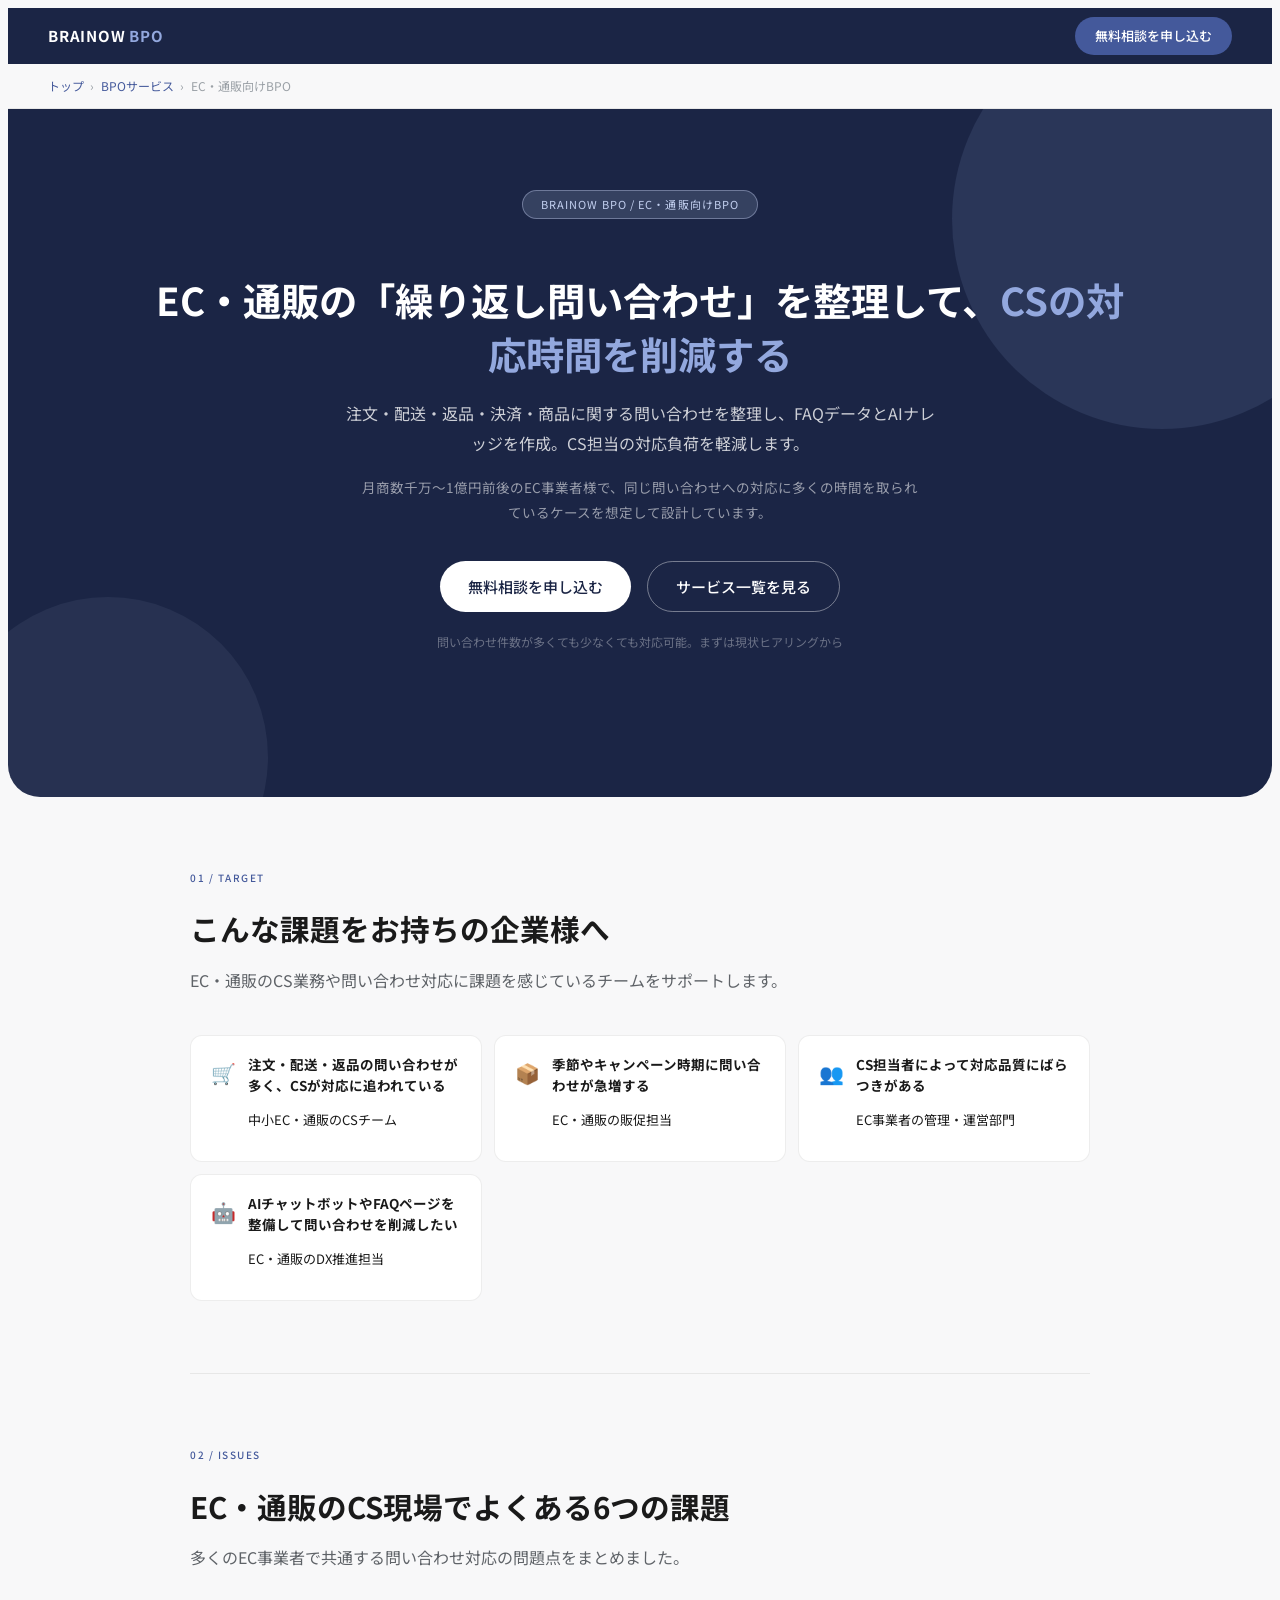
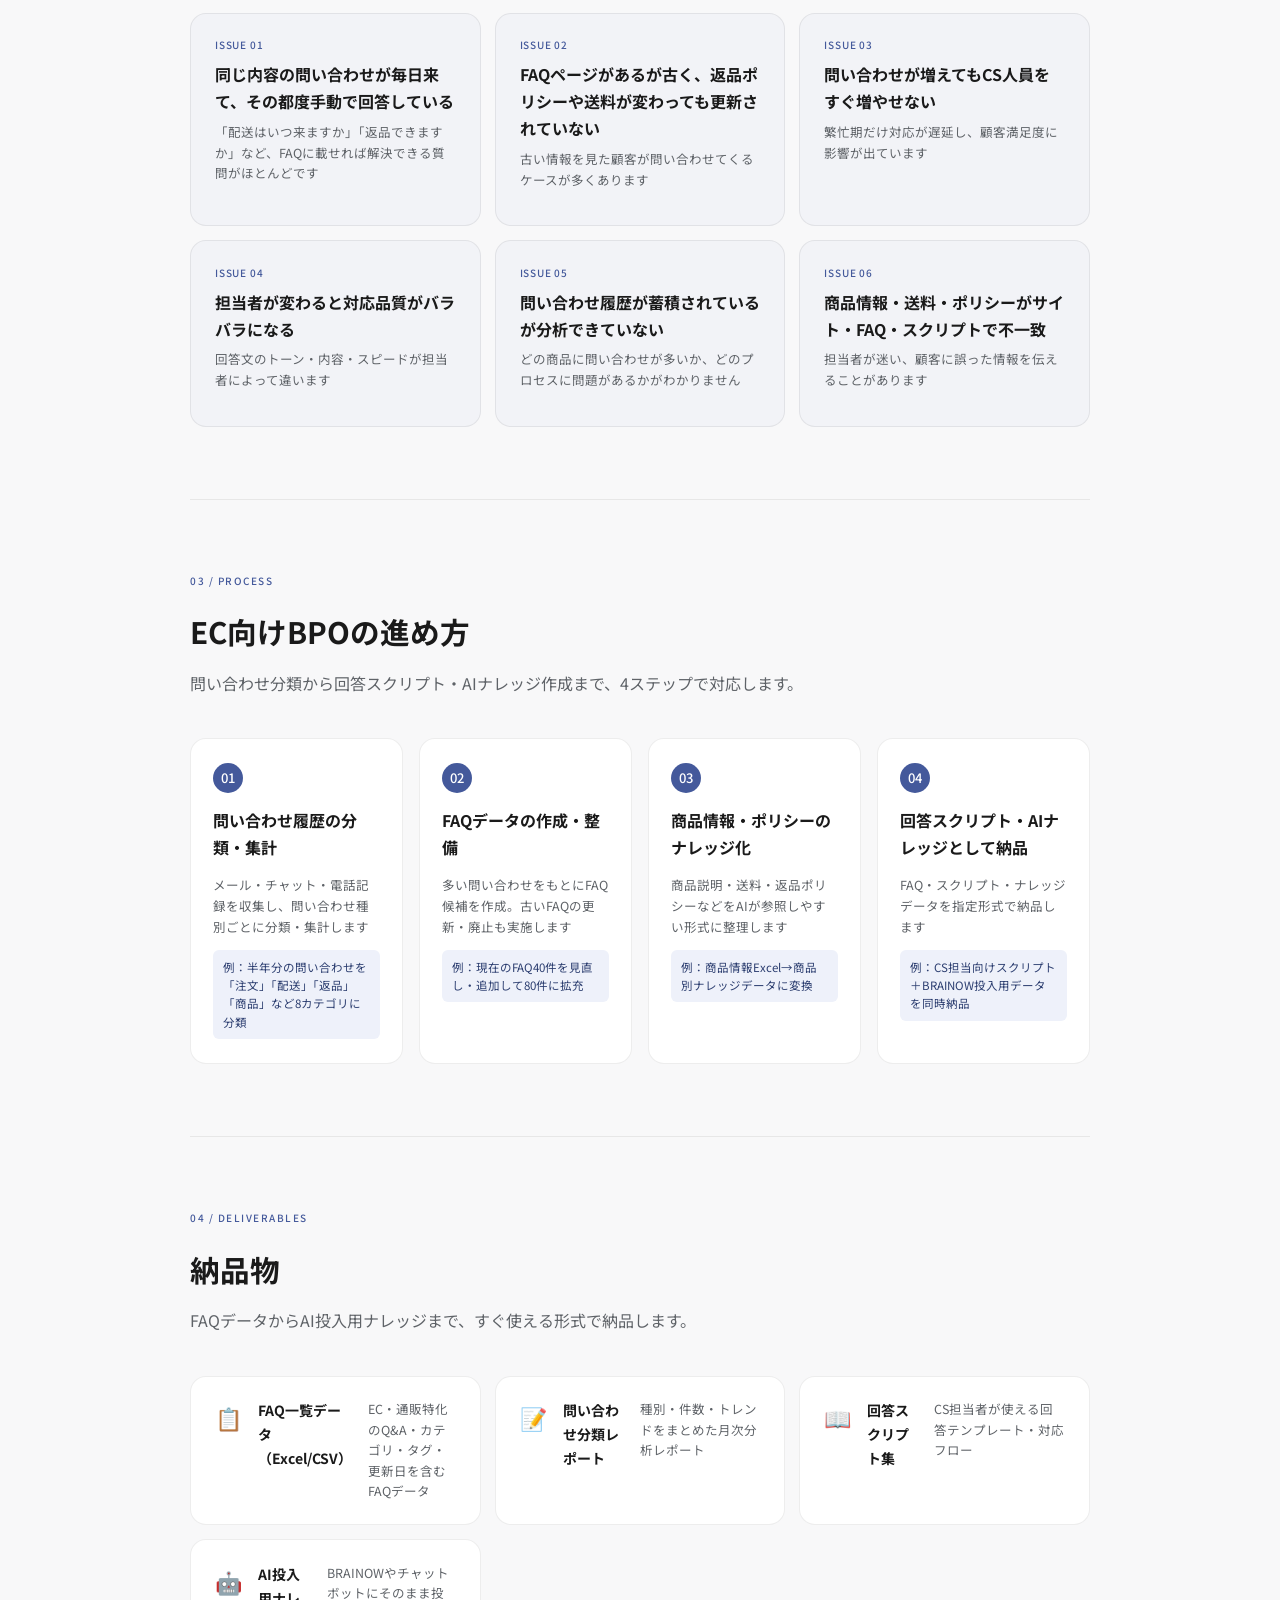
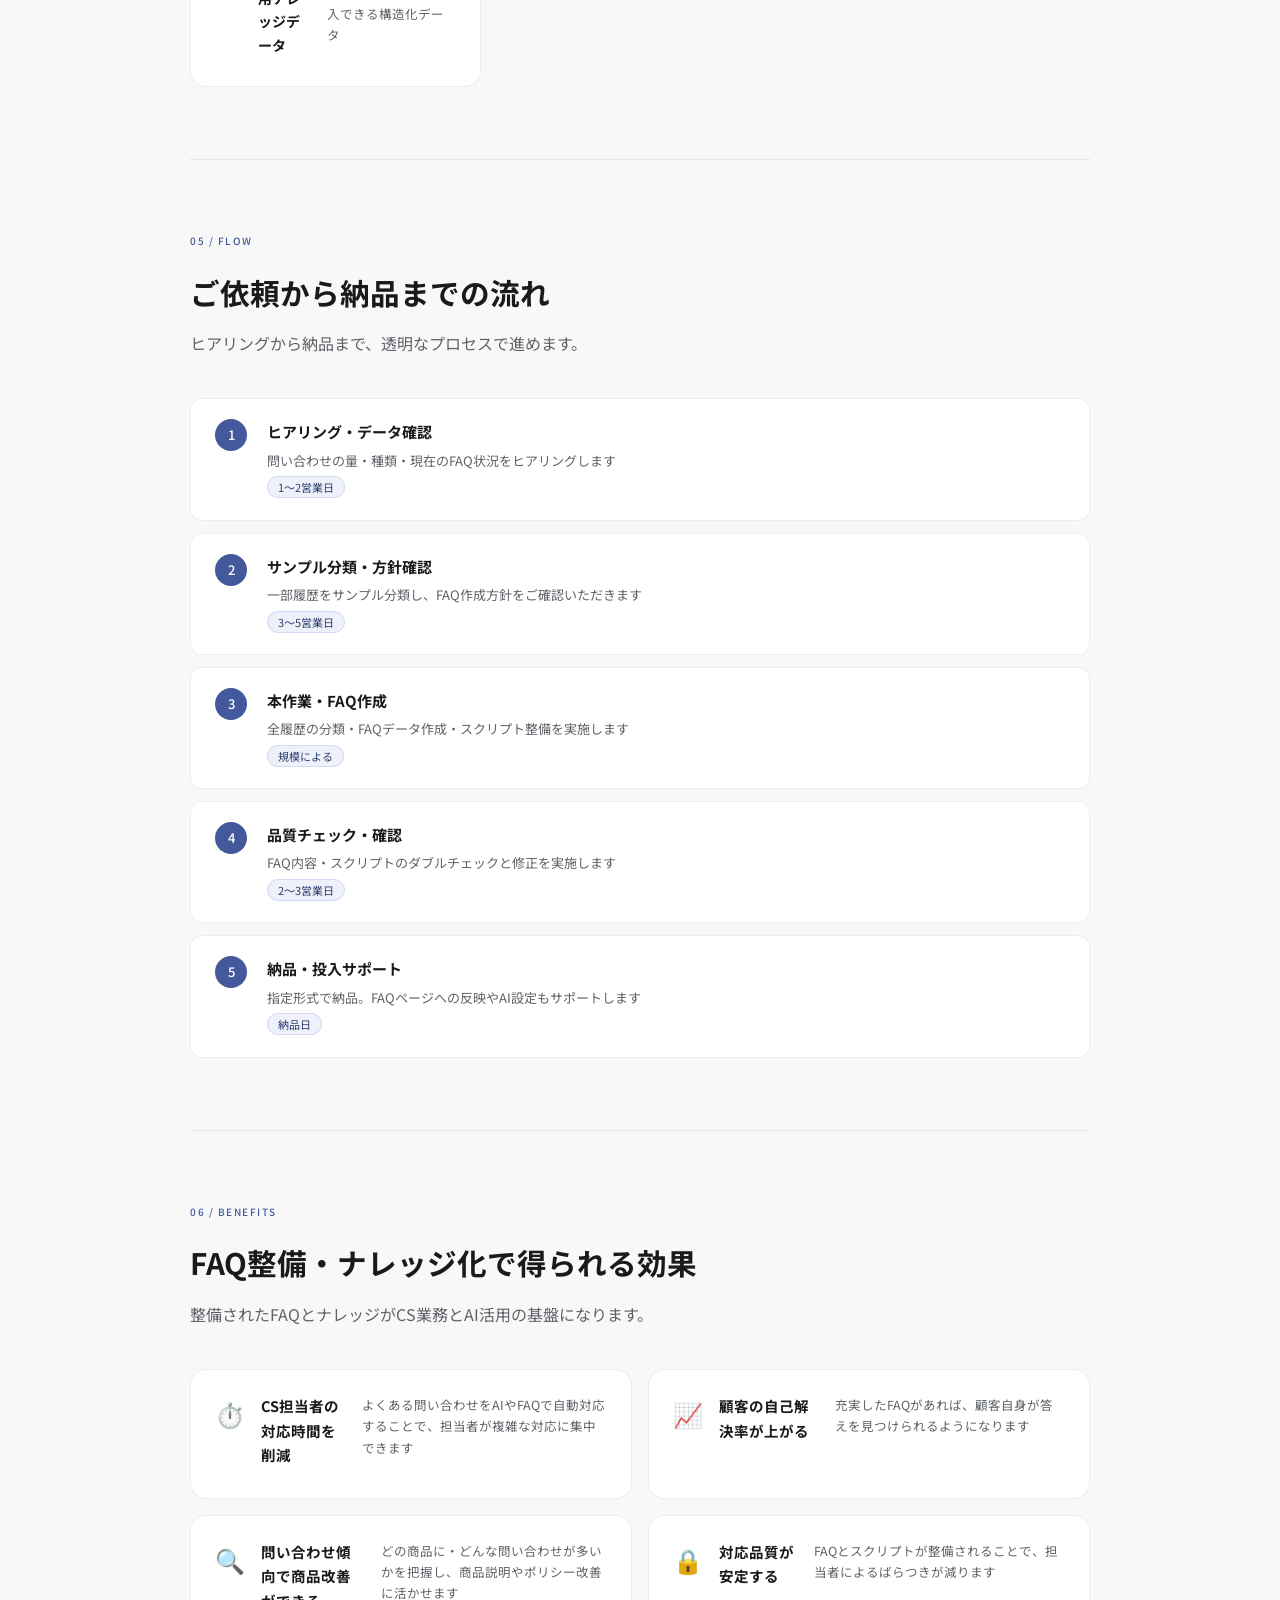
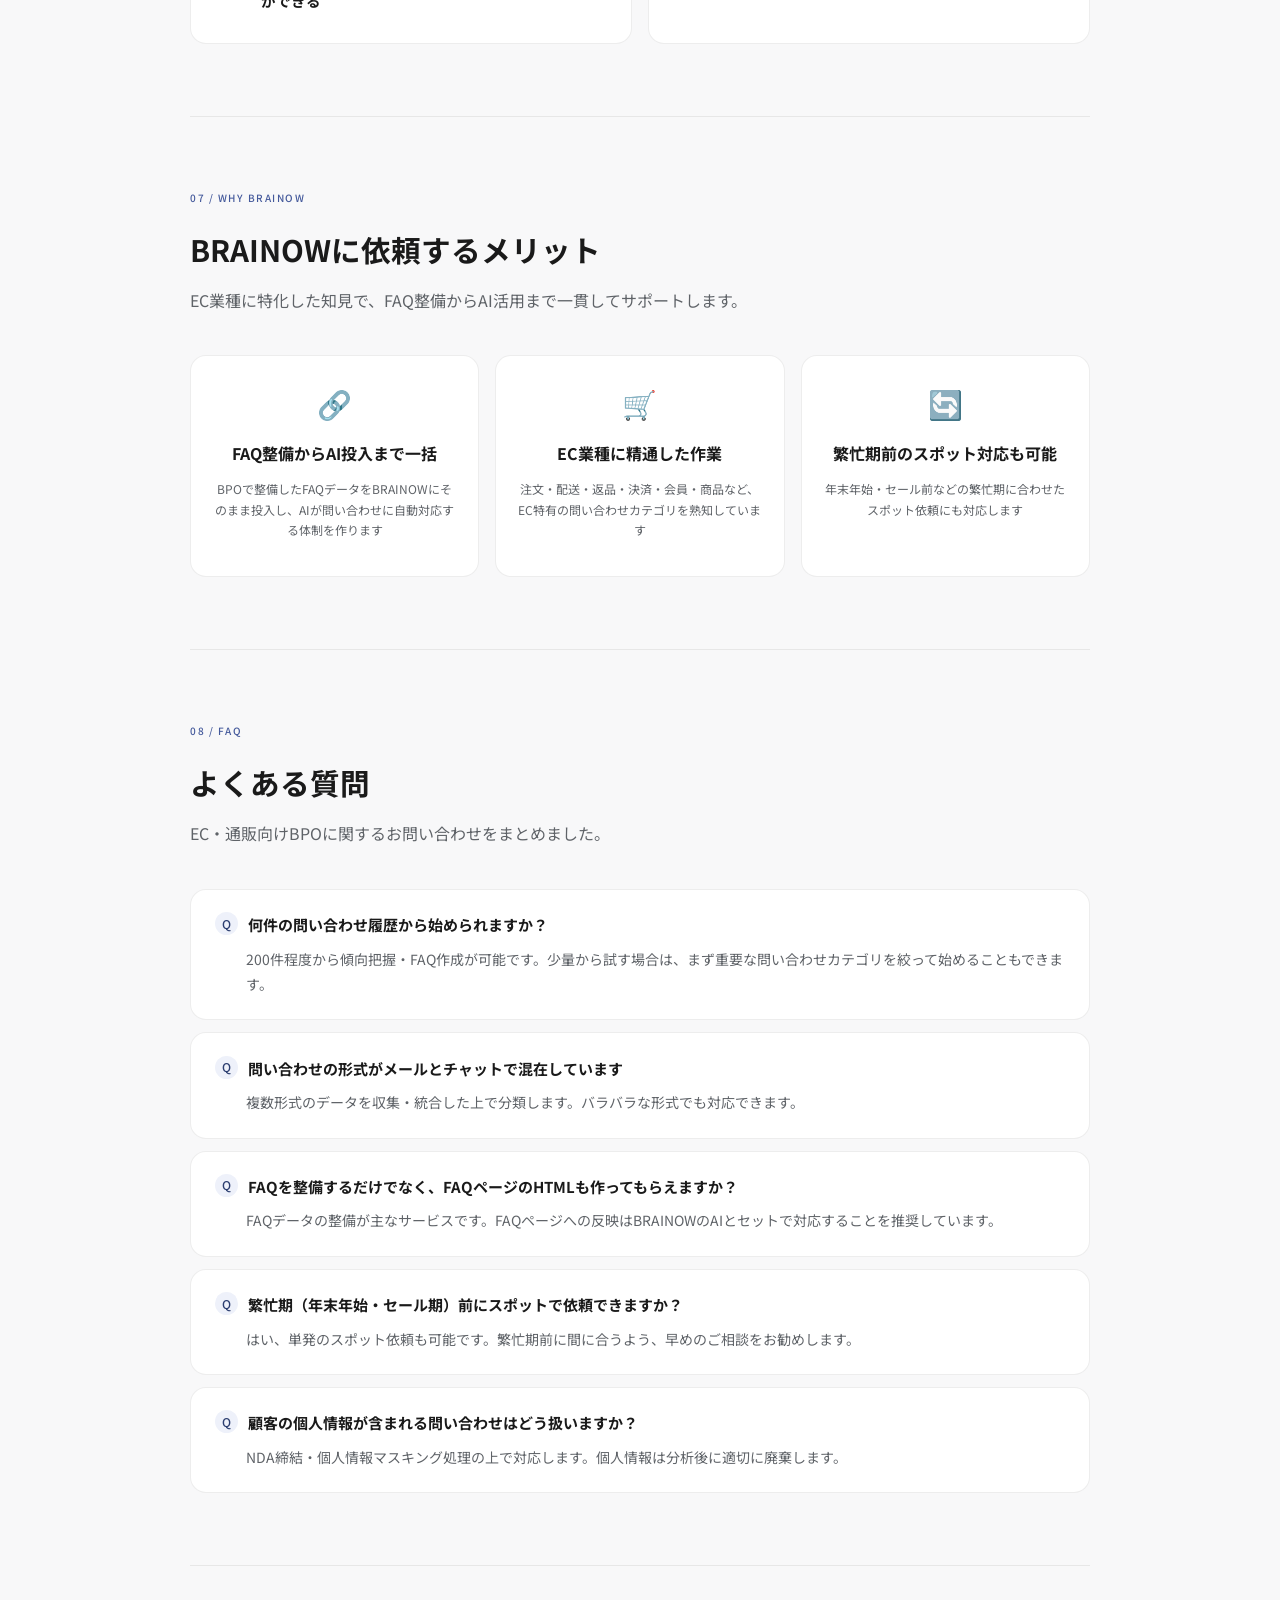
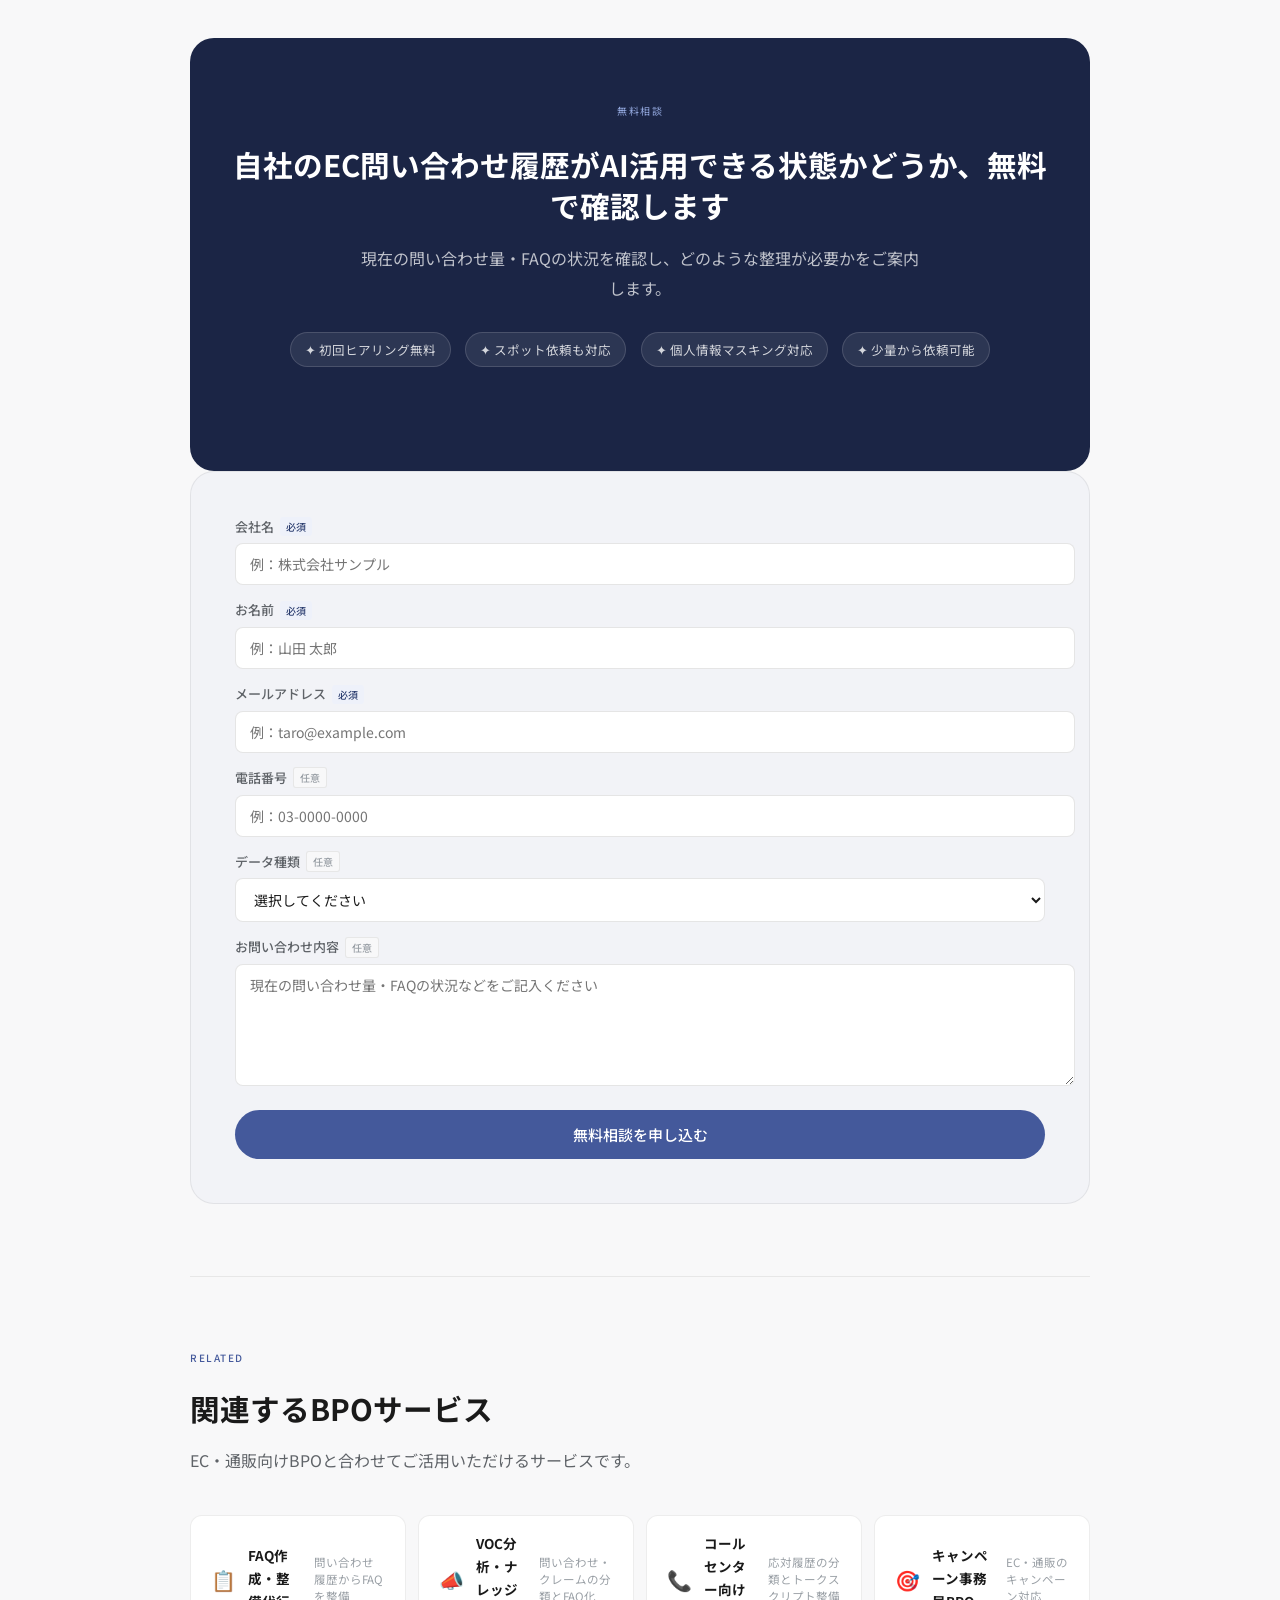
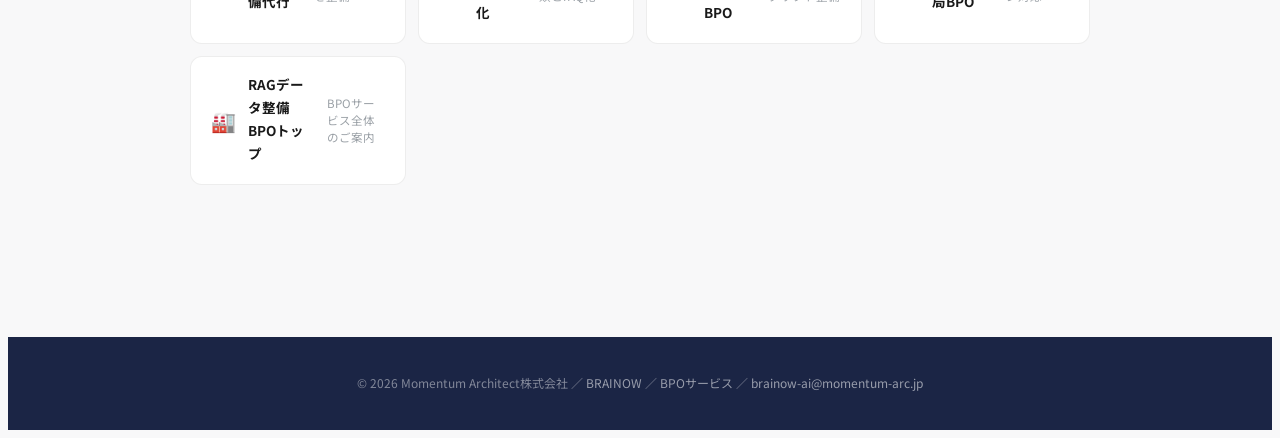
<file: bpo/ec/index.html>
<!DOCTYPE html>
<html lang="ja">
<head>
  <meta charset="UTF-8">
  <meta name="viewport" content="width=device-width, initial-scale=1.0">
  <title>EC・通販向けBPO｜カスタマーサポートとFAQ整備を代行｜BRAINOW BPO</title>
  <meta name="description" content="中小EC・通販のカスタマーサポート効率化を支援。注文・配送・返品・商品問い合わせのFAQ整備と問い合わせ履歴のナレッジ化をBPOで代行します。">
  <meta name="keywords" content="EC BPO,通販 カスタマーサポート,EC FAQ整備,問い合わせ対応効率化,AI活用 EC,BPO,BRAINOW">
  <meta name="robots" content="index, follow">
  <link rel="canonical" href="https://brainow.net/bpo/ec/">

  <!-- OGP -->
  <meta property="og:type" content="website">
  <meta property="og:url" content="https://brainow.net/bpo/ec/">
  <meta property="og:title" content="EC・通販向けBPO｜カスタマーサポートとFAQ整備を代行｜BRAINOW BPO">
  <meta property="og:description" content="中小EC・通販のカスタマーサポート効率化を支援。注文・配送・返品・商品問い合わせのFAQ整備と問い合わせ履歴のナレッジ化をBPOで代行します。">
  <meta property="og:site_name" content="BRAINOW">
  <meta property="og:locale" content="ja_JP">

  <!-- Twitter Card -->
  <meta name="twitter:card" content="summary_large_image">
  <meta name="twitter:title" content="EC・通販向けBPO｜カスタマーサポートとFAQ整備を代行｜BRAINOW BPO">
  <meta name="twitter:description" content="中小EC・通販のカスタマーサポート効率化を支援。注文・配送・返品・商品問い合わせのFAQ整備と問い合わせ履歴のナレッジ化をBPOで代行します。">

  <!-- Google Fonts -->
  <link rel="preconnect" href="https://fonts.googleapis.com">
  <link rel="preconnect" href="https://fonts.gstatic.com" crossorigin>
  <link href="https://fonts.googleapis.com/css2?family=Noto+Sans+JP:wght@400;500;700&display=swap" rel="stylesheet">

  <link rel="stylesheet" href="../bpo.css">

  <!-- JSON-LD -->
  <script type="application/ld+json">
  [
    {
      "@context": "https://schema.org",
      "@type": "FAQPage",
      "mainEntity": [
        {
          "@type": "Question",
          "name": "何件の問い合わせ履歴から始められますか？",
          "acceptedAnswer": {
            "@type": "Answer",
            "text": "200件程度から傾向把握・FAQ作成が可能です。少量から試す場合は、まず重要な問い合わせカテゴリを絞って始めることもできます。"
          }
        },
        {
          "@type": "Question",
          "name": "問い合わせの形式がメールとチャットで混在しています",
          "acceptedAnswer": {
            "@type": "Answer",
            "text": "複数形式のデータを収集・統合した上で分類します。バラバラな形式でも対応できます。"
          }
        },
        {
          "@type": "Question",
          "name": "FAQを整備するだけでなく、FAQページのHTMLも作ってもらえますか？",
          "acceptedAnswer": {
            "@type": "Answer",
            "text": "FAQデータの整備が主なサービスです。FAQページへの反映はBRAINOWのAIとセットで対応することを推奨しています。"
          }
        },
        {
          "@type": "Question",
          "name": "繁忙期（年末年始・セール期）前にスポットで依頼できますか？",
          "acceptedAnswer": {
            "@type": "Answer",
            "text": "はい、単発のスポット依頼も可能です。繁忙期前に間に合うよう、早めのご相談をお勧めします。"
          }
        },
        {
          "@type": "Question",
          "name": "顧客の個人情報が含まれる問い合わせはどう扱いますか？",
          "acceptedAnswer": {
            "@type": "Answer",
            "text": "NDA締結・個人情報マスキング処理の上で対応します。個人情報は分析後に適切に廃棄します。"
          }
        }
      ]
    },
    {
      "@context": "https://schema.org",
      "@type": "Organization",
      "name": "BRAINOW",
      "url": "https://brainow.net/",
      "provider": {
        "@type": "Organization",
        "name": "Momentum Architect株式会社"
      },
      "email": "brainow-ai@momentum-arc.jp"
    }
  ]
  </script>
</head>
<body>

  <!-- Nav -->
  <nav class="nav">
    <a href="/" class="nav-logo">BRAINOW <span>BPO</span></a>
    <a href="#contact-form" class="nav-cta">無料相談を申し込む</a>
  </nav>

  <!-- Breadcrumb -->
  <div class="breadcrumb">
    <a href="/">トップ</a>
    <span class="sep">›</span>
    <a href="/bpo/">BPOサービス</a>
    <span class="sep">›</span>
    <span>EC・通販向けBPO</span>
  </div>

  <!-- Hero -->
  <div class="hero">
    <div class="lp">
      <div class="hero-badge">BRAINOW BPO / EC・通販向けBPO</div>
      <h1>EC・通販の「繰り返し問い合わせ」を整理して、<em>CSの対応時間を削減する</em></h1>
      <p class="hero-sub">注文・配送・返品・決済・商品に関する問い合わせを整理し、FAQデータとAIナレッジを作成。CS担当の対応負荷を軽減します。</p>
      <p class="hero-desc">月商数千万〜1億円前後のEC事業者様で、同じ問い合わせへの対応に多くの時間を取られているケースを想定して設計しています。</p>
      <div class="hero-btns">
        <a href="#contact-form" class="btn-white">無料相談を申し込む</a>
        <a href="/bpo/" class="btn-ghost">サービス一覧を見る</a>
      </div>
      <div class="hero-note">問い合わせ件数が多くても少なくても対応可能。まずは現状ヒアリングから</div>
    </div>
  </div>

  <div class="lp">

    <!-- Target -->
    <div class="section">
      <div class="sl">01 / TARGET</div>
      <h2>こんな課題をお持ちの企業様へ</h2>
      <p class="lead">EC・通販のCS業務や問い合わせ対応に課題を感じているチームをサポートします。</p>
      <div class="target-grid">
        <div class="target-card">
          <span class="target-icon">🛒</span>
          <div class="target-body">
            <strong>注文・配送・返品の問い合わせが多く、CSが対応に追われている</strong>
            <p>中小EC・通販のCSチーム</p>
          </div>
        </div>
        <div class="target-card">
          <span class="target-icon">📦</span>
          <div class="target-body">
            <strong>季節やキャンペーン時期に問い合わせが急増する</strong>
            <p>EC・通販の販促担当</p>
          </div>
        </div>
        <div class="target-card">
          <span class="target-icon">👥</span>
          <div class="target-body">
            <strong>CS担当者によって対応品質にばらつきがある</strong>
            <p>EC事業者の管理・運営部門</p>
          </div>
        </div>
        <div class="target-card">
          <span class="target-icon">🤖</span>
          <div class="target-body">
            <strong>AIチャットボットやFAQページを整備して問い合わせを削減したい</strong>
            <p>EC・通販のDX推進担当</p>
          </div>
        </div>
      </div>
    </div>

    <div class="divider"></div>

    <!-- Issues -->
    <div class="section">
      <div class="sl">02 / ISSUES</div>
      <h2>EC・通販のCS現場でよくある6つの課題</h2>
      <p class="lead">多くのEC事業者で共通する問い合わせ対応の問題点をまとめました。</p>
      <div class="pain-grid">
        <div class="pain-card">
          <div class="pain-num">ISSUE 01</div>
          <strong>同じ内容の問い合わせが毎日来て、その都度手動で回答している</strong>
          <p>「配送はいつ来ますか」「返品できますか」など、FAQに載せれば解決できる質問がほとんどです</p>
        </div>
        <div class="pain-card">
          <div class="pain-num">ISSUE 02</div>
          <strong>FAQページがあるが古く、返品ポリシーや送料が変わっても更新されていない</strong>
          <p>古い情報を見た顧客が問い合わせてくるケースが多くあります</p>
        </div>
        <div class="pain-card">
          <div class="pain-num">ISSUE 03</div>
          <strong>問い合わせが増えてもCS人員をすぐ増やせない</strong>
          <p>繁忙期だけ対応が遅延し、顧客満足度に影響が出ています</p>
        </div>
        <div class="pain-card">
          <div class="pain-num">ISSUE 04</div>
          <strong>担当者が変わると対応品質がバラバラになる</strong>
          <p>回答文のトーン・内容・スピードが担当者によって違います</p>
        </div>
        <div class="pain-card">
          <div class="pain-num">ISSUE 05</div>
          <strong>問い合わせ履歴が蓄積されているが分析できていない</strong>
          <p>どの商品に問い合わせが多いか、どのプロセスに問題があるかがわかりません</p>
        </div>
        <div class="pain-card">
          <div class="pain-num">ISSUE 06</div>
          <strong>商品情報・送料・ポリシーがサイト・FAQ・スクリプトで不一致</strong>
          <p>担当者が迷い、顧客に誤った情報を伝えることがあります</p>
        </div>
      </div>
    </div>

    <div class="divider"></div>

    <!-- Process -->
    <div class="section">
      <div class="sl">03 / PROCESS</div>
      <h2>EC向けBPOの進め方</h2>
      <p class="lead">問い合わせ分類から回答スクリプト・AIナレッジ作成まで、4ステップで対応します。</p>
      <div class="process-steps">
        <div class="pstep">
          <div class="pstep-n">01</div>
          <div>
            <strong>問い合わせ履歴の分類・集計</strong>
            <p>メール・チャット・電話記録を収集し、問い合わせ種別ごとに分類・集計します</p>
            <div class="pstep-eg">例：半年分の問い合わせを「注文」「配送」「返品」「商品」など8カテゴリに分類</div>
          </div>
        </div>
        <div class="pstep">
          <div class="pstep-n">02</div>
          <div>
            <strong>FAQデータの作成・整備</strong>
            <p>多い問い合わせをもとにFAQ候補を作成。古いFAQの更新・廃止も実施します</p>
            <div class="pstep-eg">例：現在のFAQ40件を見直し・追加して80件に拡充</div>
          </div>
        </div>
        <div class="pstep">
          <div class="pstep-n">03</div>
          <div>
            <strong>商品情報・ポリシーのナレッジ化</strong>
            <p>商品説明・送料・返品ポリシーなどをAIが参照しやすい形式に整理します</p>
            <div class="pstep-eg">例：商品情報Excel→商品別ナレッジデータに変換</div>
          </div>
        </div>
        <div class="pstep">
          <div class="pstep-n">04</div>
          <div>
            <strong>回答スクリプト・AIナレッジとして納品</strong>
            <p>FAQ・スクリプト・ナレッジデータを指定形式で納品します</p>
            <div class="pstep-eg">例：CS担当向けスクリプト＋BRAINOW投入用データを同時納品</div>
          </div>
        </div>
      </div>
    </div>

    <div class="divider"></div>

    <!-- Deliverables -->
    <div class="section">
      <div class="sl">04 / DELIVERABLES</div>
      <h2>納品物</h2>
      <p class="lead">FAQデータからAI投入用ナレッジまで、すぐ使える形式で納品します。</p>
      <div class="deliver-grid">
        <div class="deliver-card">
          <span class="deliver-icon">📋</span>
          <div class="deliver-title">FAQ一覧データ（Excel/CSV）</div>
          <div class="deliver-desc">EC・通販特化のQ&A・カテゴリ・タグ・更新日を含むFAQデータ</div>
        </div>
        <div class="deliver-card">
          <span class="deliver-icon">📝</span>
          <div class="deliver-title">問い合わせ分類レポート</div>
          <div class="deliver-desc">種別・件数・トレンドをまとめた月次分析レポート</div>
        </div>
        <div class="deliver-card">
          <span class="deliver-icon">📖</span>
          <div class="deliver-title">回答スクリプト集</div>
          <div class="deliver-desc">CS担当者が使える回答テンプレート・対応フロー</div>
        </div>
        <div class="deliver-card">
          <span class="deliver-icon">🤖</span>
          <div class="deliver-title">AI投入用ナレッジデータ</div>
          <div class="deliver-desc">BRAINOWやチャットボットにそのまま投入できる構造化データ</div>
        </div>
      </div>
    </div>

    <div class="divider"></div>

    <!-- Flow -->
    <div class="section">
      <div class="sl">05 / FLOW</div>
      <h2>ご依頼から納品までの流れ</h2>
      <p class="lead">ヒアリングから納品まで、透明なプロセスで進めます。</p>
      <div class="flow-list">
        <div class="flow-item">
          <div class="flow-n">1</div>
          <div>
            <div class="flow-title">ヒアリング・データ確認</div>
            <div class="flow-desc">問い合わせの量・種類・現在のFAQ状況をヒアリングします</div>
            <span class="flow-period">1〜2営業日</span>
          </div>
        </div>
        <div class="flow-item">
          <div class="flow-n">2</div>
          <div>
            <div class="flow-title">サンプル分類・方針確認</div>
            <div class="flow-desc">一部履歴をサンプル分類し、FAQ作成方針をご確認いただきます</div>
            <span class="flow-period">3〜5営業日</span>
          </div>
        </div>
        <div class="flow-item">
          <div class="flow-n">3</div>
          <div>
            <div class="flow-title">本作業・FAQ作成</div>
            <div class="flow-desc">全履歴の分類・FAQデータ作成・スクリプト整備を実施します</div>
            <span class="flow-period">規模による</span>
          </div>
        </div>
        <div class="flow-item">
          <div class="flow-n">4</div>
          <div>
            <div class="flow-title">品質チェック・確認</div>
            <div class="flow-desc">FAQ内容・スクリプトのダブルチェックと修正を実施します</div>
            <span class="flow-period">2〜3営業日</span>
          </div>
        </div>
        <div class="flow-item">
          <div class="flow-n">5</div>
          <div>
            <div class="flow-title">納品・投入サポート</div>
            <div class="flow-desc">指定形式で納品。FAQページへの反映やAI設定もサポートします</div>
            <span class="flow-period">納品日</span>
          </div>
        </div>
      </div>
    </div>

    <div class="divider"></div>

    <!-- Benefits -->
    <div class="section">
      <div class="sl">06 / BENEFITS</div>
      <h2>FAQ整備・ナレッジ化で得られる効果</h2>
      <p class="lead">整備されたFAQとナレッジがCS業務とAI活用の基盤になります。</p>
      <div class="benefit-grid">
        <div class="benefit-card">
          <span class="benefit-icon">⏱️</span>
          <div class="benefit-title">CS担当者の対応時間を削減</div>
          <div class="benefit-desc">よくある問い合わせをAIやFAQで自動対応することで、担当者が複雑な対応に集中できます</div>
        </div>
        <div class="benefit-card">
          <span class="benefit-icon">📈</span>
          <div class="benefit-title">顧客の自己解決率が上がる</div>
          <div class="benefit-desc">充実したFAQがあれば、顧客自身が答えを見つけられるようになります</div>
        </div>
        <div class="benefit-card">
          <span class="benefit-icon">🔍</span>
          <div class="benefit-title">問い合わせ傾向で商品改善ができる</div>
          <div class="benefit-desc">どの商品に・どんな問い合わせが多いかを把握し、商品説明やポリシー改善に活かせます</div>
        </div>
        <div class="benefit-card">
          <span class="benefit-icon">🔒</span>
          <div class="benefit-title">対応品質が安定する</div>
          <div class="benefit-desc">FAQとスクリプトが整備されることで、担当者によるばらつきが減ります</div>
        </div>
      </div>
    </div>

    <div class="divider"></div>

    <!-- Merits -->
    <div class="section">
      <div class="sl">07 / WHY BRAINOW</div>
      <h2>BRAINOWに依頼するメリット</h2>
      <p class="lead">EC業種に特化した知見で、FAQ整備からAI活用まで一貫してサポートします。</p>
      <div class="merit-grid">
        <div class="merit-card">
          <div class="m-icon">🔗</div>
          <strong>FAQ整備からAI投入まで一括</strong>
          <p>BPOで整備したFAQデータをBRAINOWにそのまま投入し、AIが問い合わせに自動対応する体制を作ります</p>
        </div>
        <div class="merit-card">
          <div class="m-icon">🛒</div>
          <strong>EC業種に精通した作業</strong>
          <p>注文・配送・返品・決済・会員・商品など、EC特有の問い合わせカテゴリを熟知しています</p>
        </div>
        <div class="merit-card">
          <div class="m-icon">🔄</div>
          <strong>繁忙期前のスポット対応も可能</strong>
          <p>年末年始・セール前などの繁忙期に合わせたスポット依頼にも対応します</p>
        </div>
      </div>
    </div>

    <div class="divider"></div>

    <!-- FAQ -->
    <div class="section">
      <div class="sl">08 / FAQ</div>
      <h2>よくある質問</h2>
      <p class="lead">EC・通販向けBPOに関するお問い合わせをまとめました。</p>
      <div class="faq-list">
        <div class="faq-item">
          <div class="faq-q"><span class="faq-qb">Q</span>何件の問い合わせ履歴から始められますか？</div>
          <div class="faq-a">200件程度から傾向把握・FAQ作成が可能です。少量から試す場合は、まず重要な問い合わせカテゴリを絞って始めることもできます。</div>
        </div>
        <div class="faq-item">
          <div class="faq-q"><span class="faq-qb">Q</span>問い合わせの形式がメールとチャットで混在しています</div>
          <div class="faq-a">複数形式のデータを収集・統合した上で分類します。バラバラな形式でも対応できます。</div>
        </div>
        <div class="faq-item">
          <div class="faq-q"><span class="faq-qb">Q</span>FAQを整備するだけでなく、FAQページのHTMLも作ってもらえますか？</div>
          <div class="faq-a">FAQデータの整備が主なサービスです。FAQページへの反映はBRAINOWのAIとセットで対応することを推奨しています。</div>
        </div>
        <div class="faq-item">
          <div class="faq-q"><span class="faq-qb">Q</span>繁忙期（年末年始・セール期）前にスポットで依頼できますか？</div>
          <div class="faq-a">はい、単発のスポット依頼も可能です。繁忙期前に間に合うよう、早めのご相談をお勧めします。</div>
        </div>
        <div class="faq-item">
          <div class="faq-q"><span class="faq-qb">Q</span>顧客の個人情報が含まれる問い合わせはどう扱いますか？</div>
          <div class="faq-a">NDA締結・個人情報マスキング処理の上で対応します。個人情報は分析後に適切に廃棄します。</div>
        </div>
      </div>
    </div>

    <div class="divider"></div>

    <!-- CTA -->
    <div id="contact-form" class="section">
      <div class="cta-block">
        <div class="cta-label">無料相談</div>
        <h2>自社のEC問い合わせ履歴がAI活用できる状態かどうか、無料で確認します</h2>
        <p>現在の問い合わせ量・FAQの状況を確認し、どのような整理が必要かをご案内します。</p>
        <ul class="cta-reassure">
          <li>✦ 初回ヒアリング無料</li>
          <li>✦ スポット依頼も対応</li>
          <li>✦ 個人情報マスキング対応</li>
          <li>✦ 少量から依頼可能</li>
        </ul>
      </div>

      <div class="form-wrap">
        <form id="page-form" action="https://formspree.io/f/xbdvlnkn" method="POST">
          <input type="hidden" name="_subject" value="【BRAINOW BPO】EC向けBPOのお問い合わせ">
          <input type="hidden" name="種別" value="EC・通販向けBPO">

          <div class="form-grid">
            <div class="form-group full">
              <label>会社名<span class="req">必須</span></label>
              <input type="text" name="company" required placeholder="例：株式会社サンプル">
            </div>
            <div class="form-group full">
              <label>お名前<span class="req">必須</span></label>
              <input type="text" name="name" required placeholder="例：山田 太郎">
            </div>
            <div class="form-group full">
              <label>メールアドレス<span class="req">必須</span></label>
              <input type="email" name="email" required placeholder="例：taro@example.com">
            </div>
            <div class="form-group full">
              <label>電話番号<span class="opt">任意</span></label>
              <input type="tel" name="phone" placeholder="例：03-0000-0000">
            </div>
            <div class="form-group full">
              <label>データ種類<span class="opt">任意</span></label>
              <select name="data_type">
                <option value="">選択してください</option>
                <option value="メール問い合わせ">メール問い合わせ</option>
                <option value="チャット履歴">チャット履歴</option>
                <option value="電話記録">電話記録</option>
                <option value="既存FAQデータ">既存FAQデータ</option>
                <option value="その他">その他</option>
              </select>
            </div>
            <div class="form-group full">
              <label>お問い合わせ内容<span class="opt">任意</span></label>
              <textarea name="message" rows="5" placeholder="現在の問い合わせ量・FAQの状況などをご記入ください"></textarea>
            </div>
          </div>

          <button type="submit" class="form-submit">無料相談を申し込む</button>
        </form>

        <div class="success-msg" style="display:none;">
          <div class="s-icon">✓</div>
          <p>送信が完了しました。担当者より1〜2営業日以内にご連絡いたします。</p>
        </div>
      </div>
    </div>

    <div class="divider"></div>

    <!-- Related -->
    <div class="section">
      <div class="sl">RELATED</div>
      <h2>関連するBPOサービス</h2>
      <p class="lead">EC・通販向けBPOと合わせてご活用いただけるサービスです。</p>
      <div class="related-grid">
        <a href="../faq/" class="related-card">
          <span class="rc-icon">📋</span>
          <div class="rc-title">FAQ作成・整備代行</div>
          <div class="rc-desc">問い合わせ履歴からFAQを整備</div>
        </a>
        <a href="../voc/" class="related-card">
          <span class="rc-icon">📣</span>
          <div class="rc-title">VOC分析・ナレッジ化</div>
          <div class="rc-desc">問い合わせ・クレームの分類とFAQ化</div>
        </a>
        <a href="../callcenter/" class="related-card">
          <span class="rc-icon">📞</span>
          <div class="rc-title">コールセンター向けBPO</div>
          <div class="rc-desc">応対履歴の分類とトークスクリプト整備</div>
        </a>
        <a href="../campaign/" class="related-card">
          <span class="rc-icon">🎯</span>
          <div class="rc-title">キャンペーン事務局BPO</div>
          <div class="rc-desc">EC・通販のキャンペーン対応</div>
        </a>
        <a href="../" class="related-card">
          <span class="rc-icon">🏭</span>
          <div class="rc-title">RAGデータ整備BPOトップ</div>
          <div class="rc-desc">BPOサービス全体のご案内</div>
        </a>
      </div>
    </div>

  </div><!-- /lp -->

  <!-- Footer -->
  <footer class="footer">
    <p>© 2026 Momentum Architect株式会社 ／ <a href="/">BRAINOW</a> ／ <a href="/bpo/">BPOサービス</a> ／ <a href="mailto:brainow-ai@momentum-arc.jp">brainow-ai@momentum-arc.jp</a></p>
  </footer>

  <script>
    (function () {
      var form = document.getElementById('page-form');
      var successMsg = document.querySelector('.success-msg');
      if (!form) return;
      form.addEventListener('submit', function (e) {
        e.preventDefault();
        var btn = form.querySelector('.form-submit');
        var originalText = btn.textContent;
        btn.textContent = '送信中...';
        btn.disabled = true;
        fetch(form.action, {
          method: 'POST',
          body: new FormData(form),
          headers: { 'Accept': 'application/json' }
        }).then(function (res) {
          if (res.ok) {
            form.style.display = 'none';
            successMsg.style.display = 'block';
          } else {
            btn.textContent = originalText;
            btn.disabled = false;
            alert('送信に失敗しました。時間をおいて再度お試しください。');
          }
        }).catch(function () {
          btn.textContent = originalText;
          btn.disabled = false;
          alert('送信に失敗しました。時間をおいて再度お試しください。');
        });
      });
    })();
  </script>

</body>
</html>
</file>
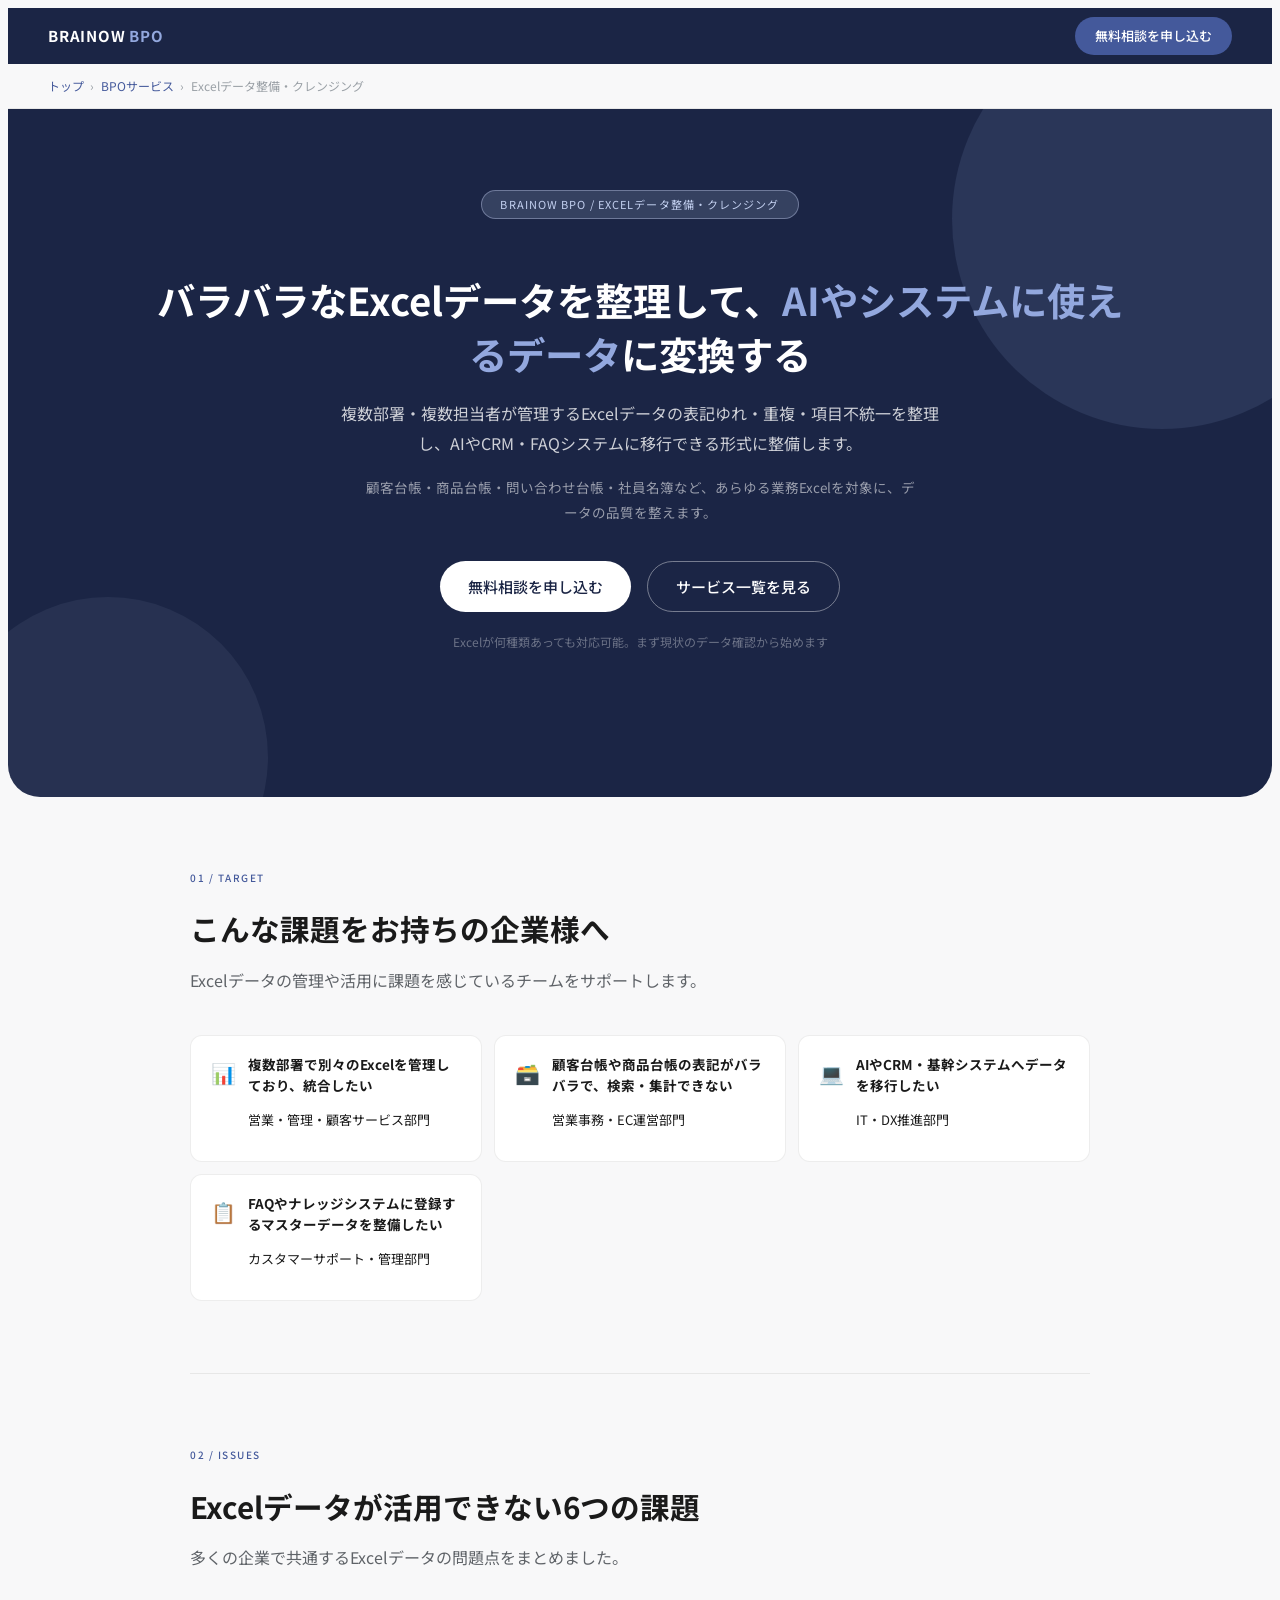
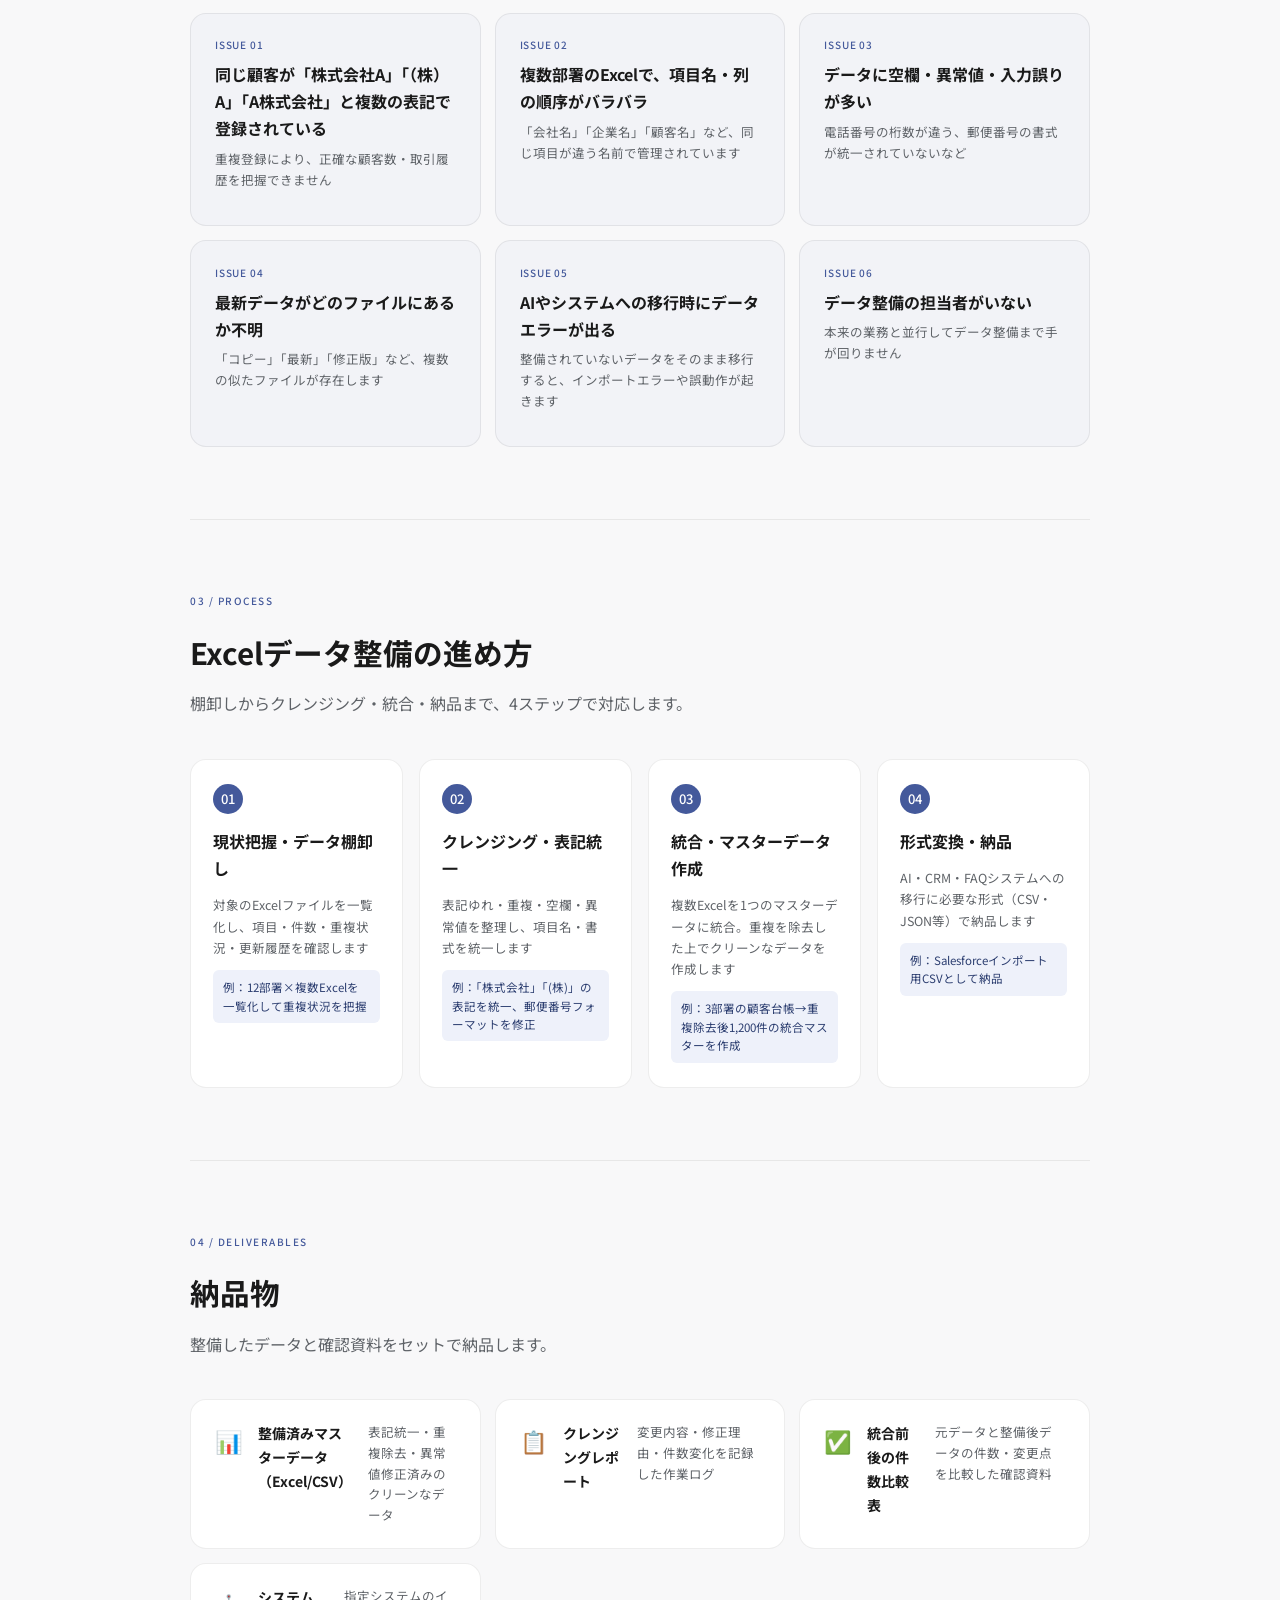
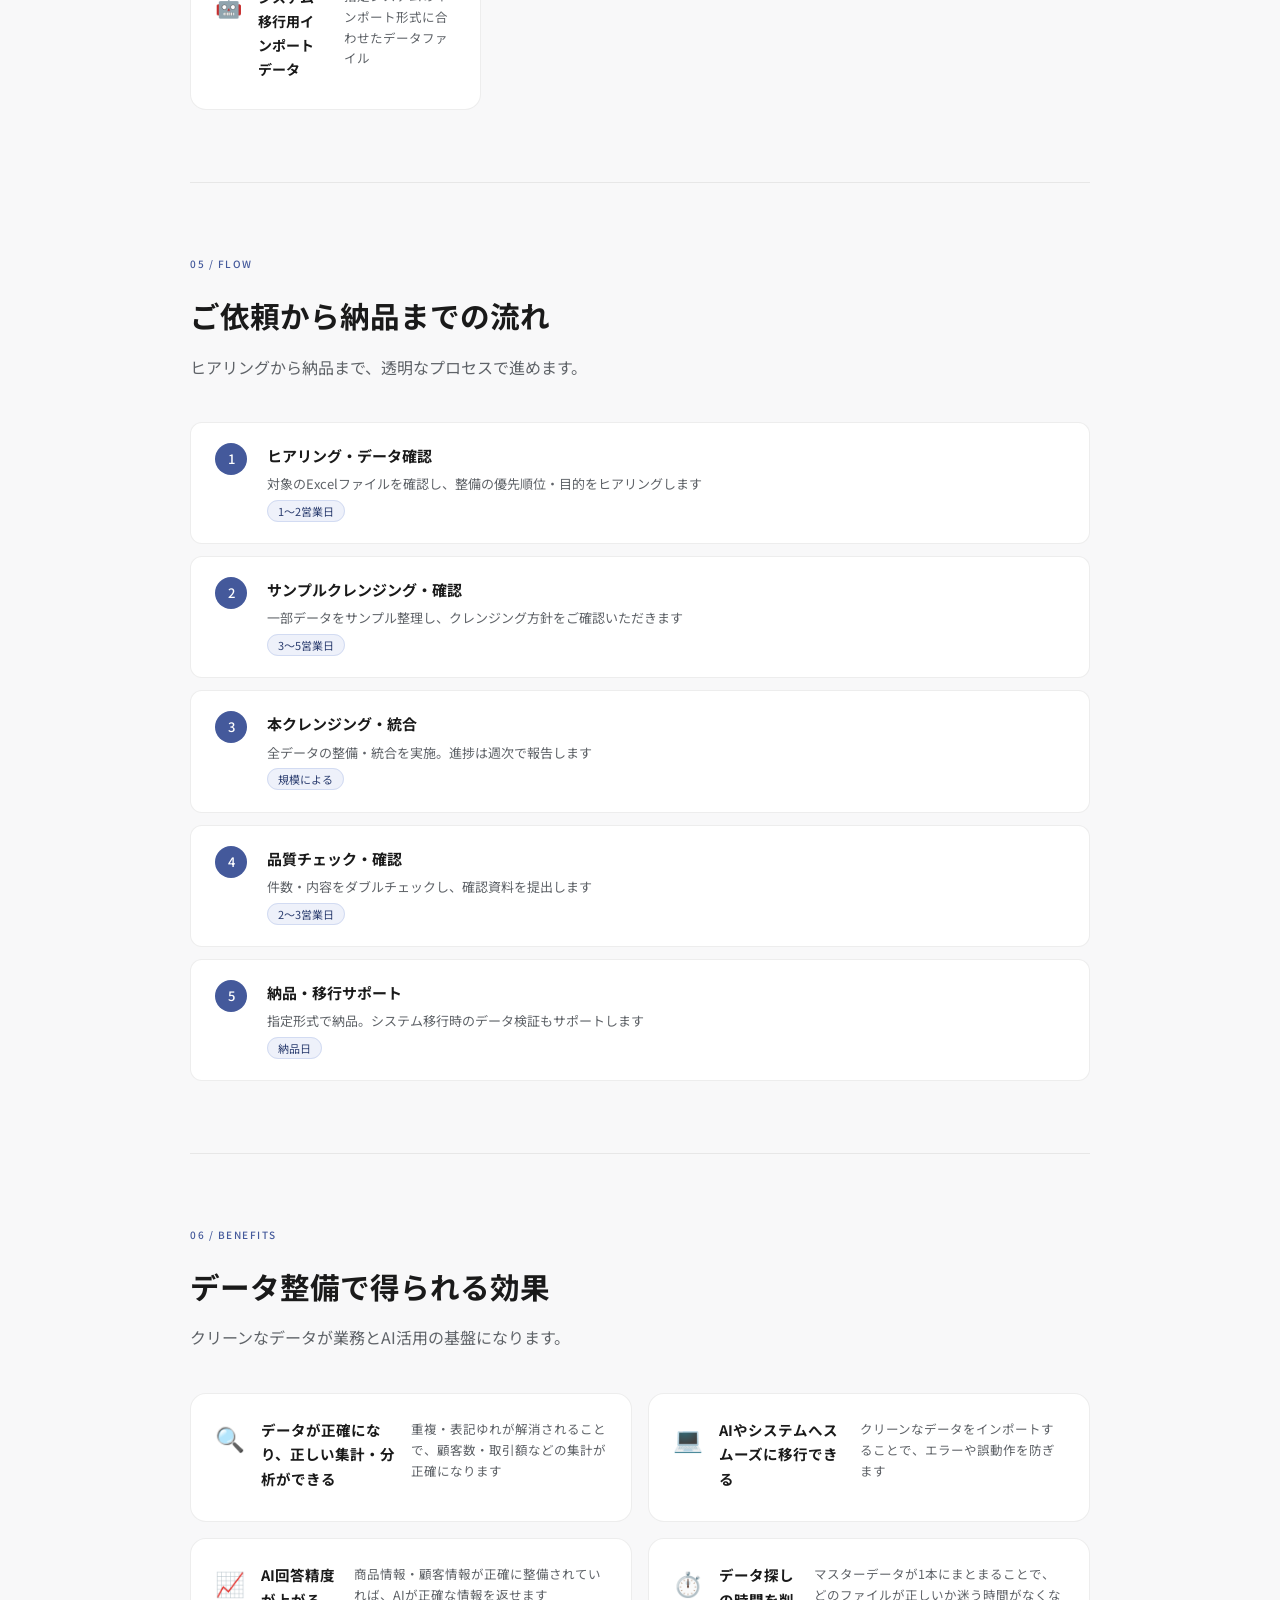
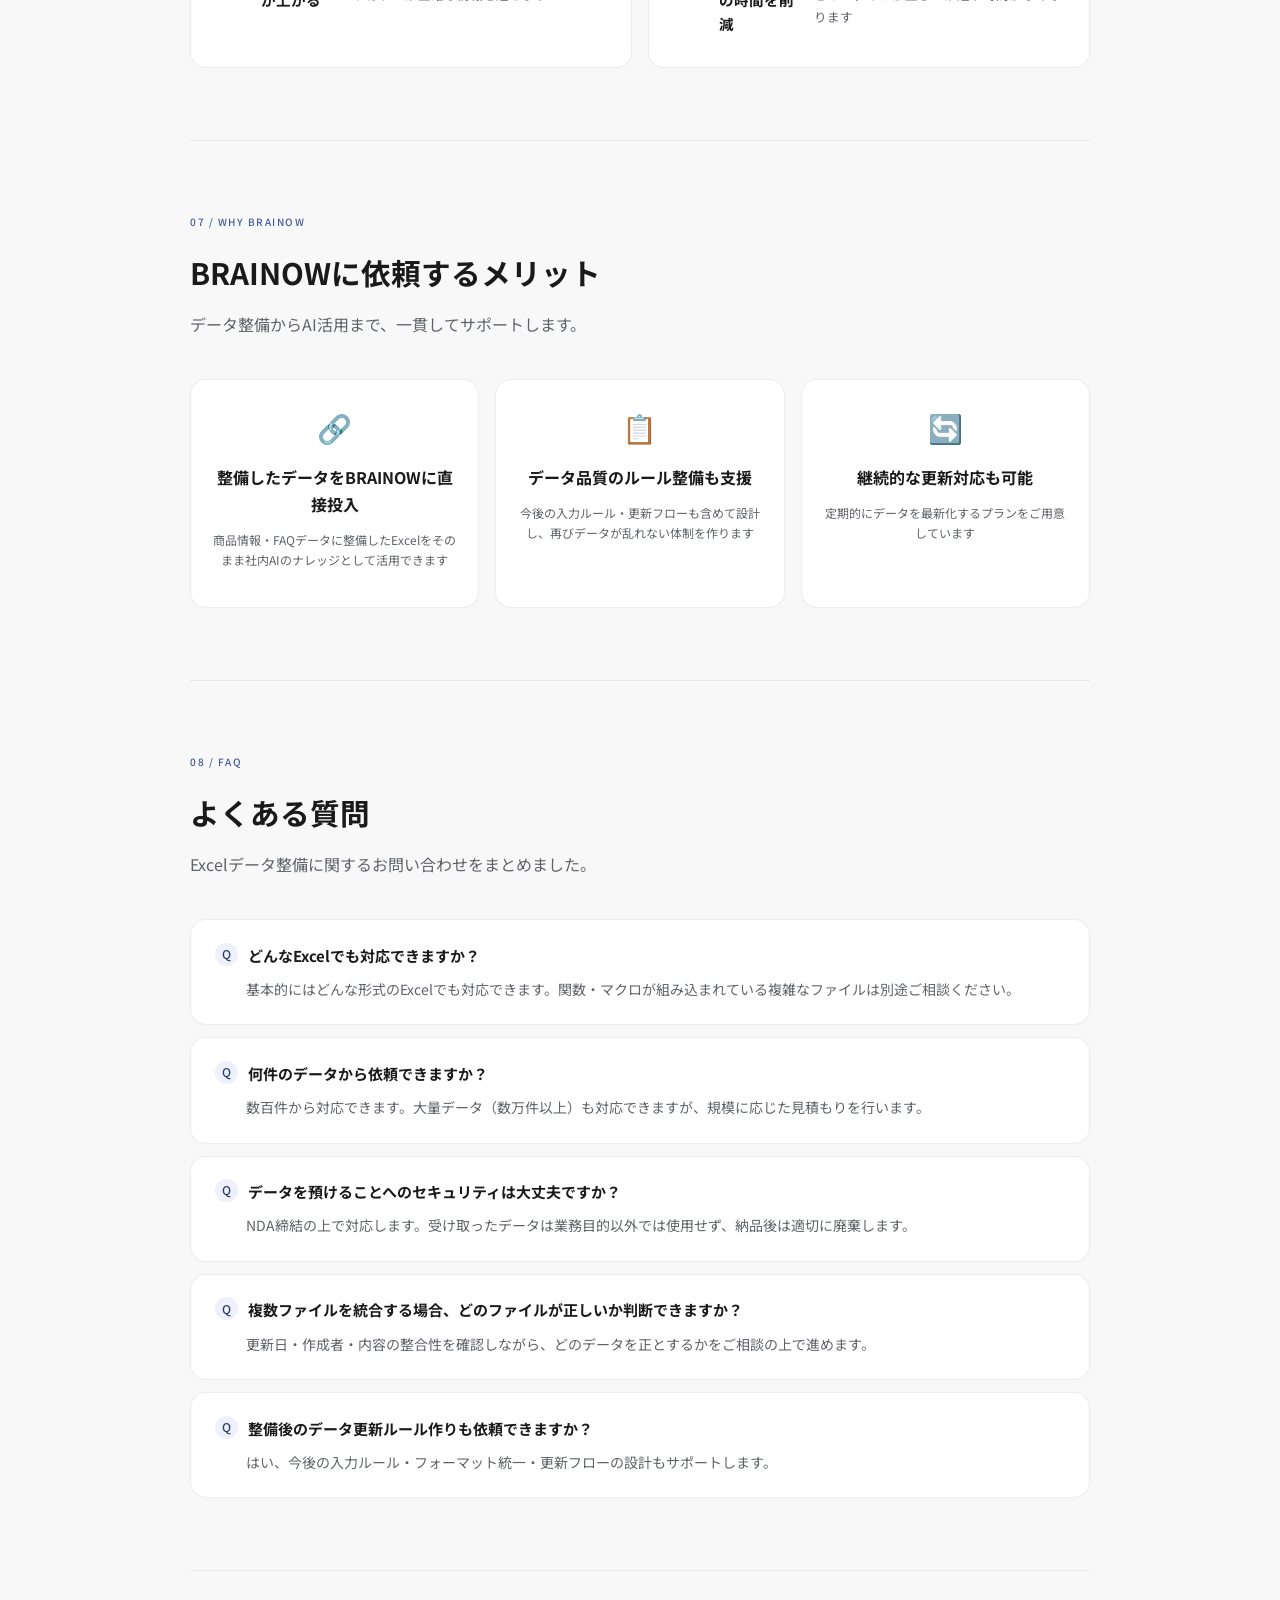
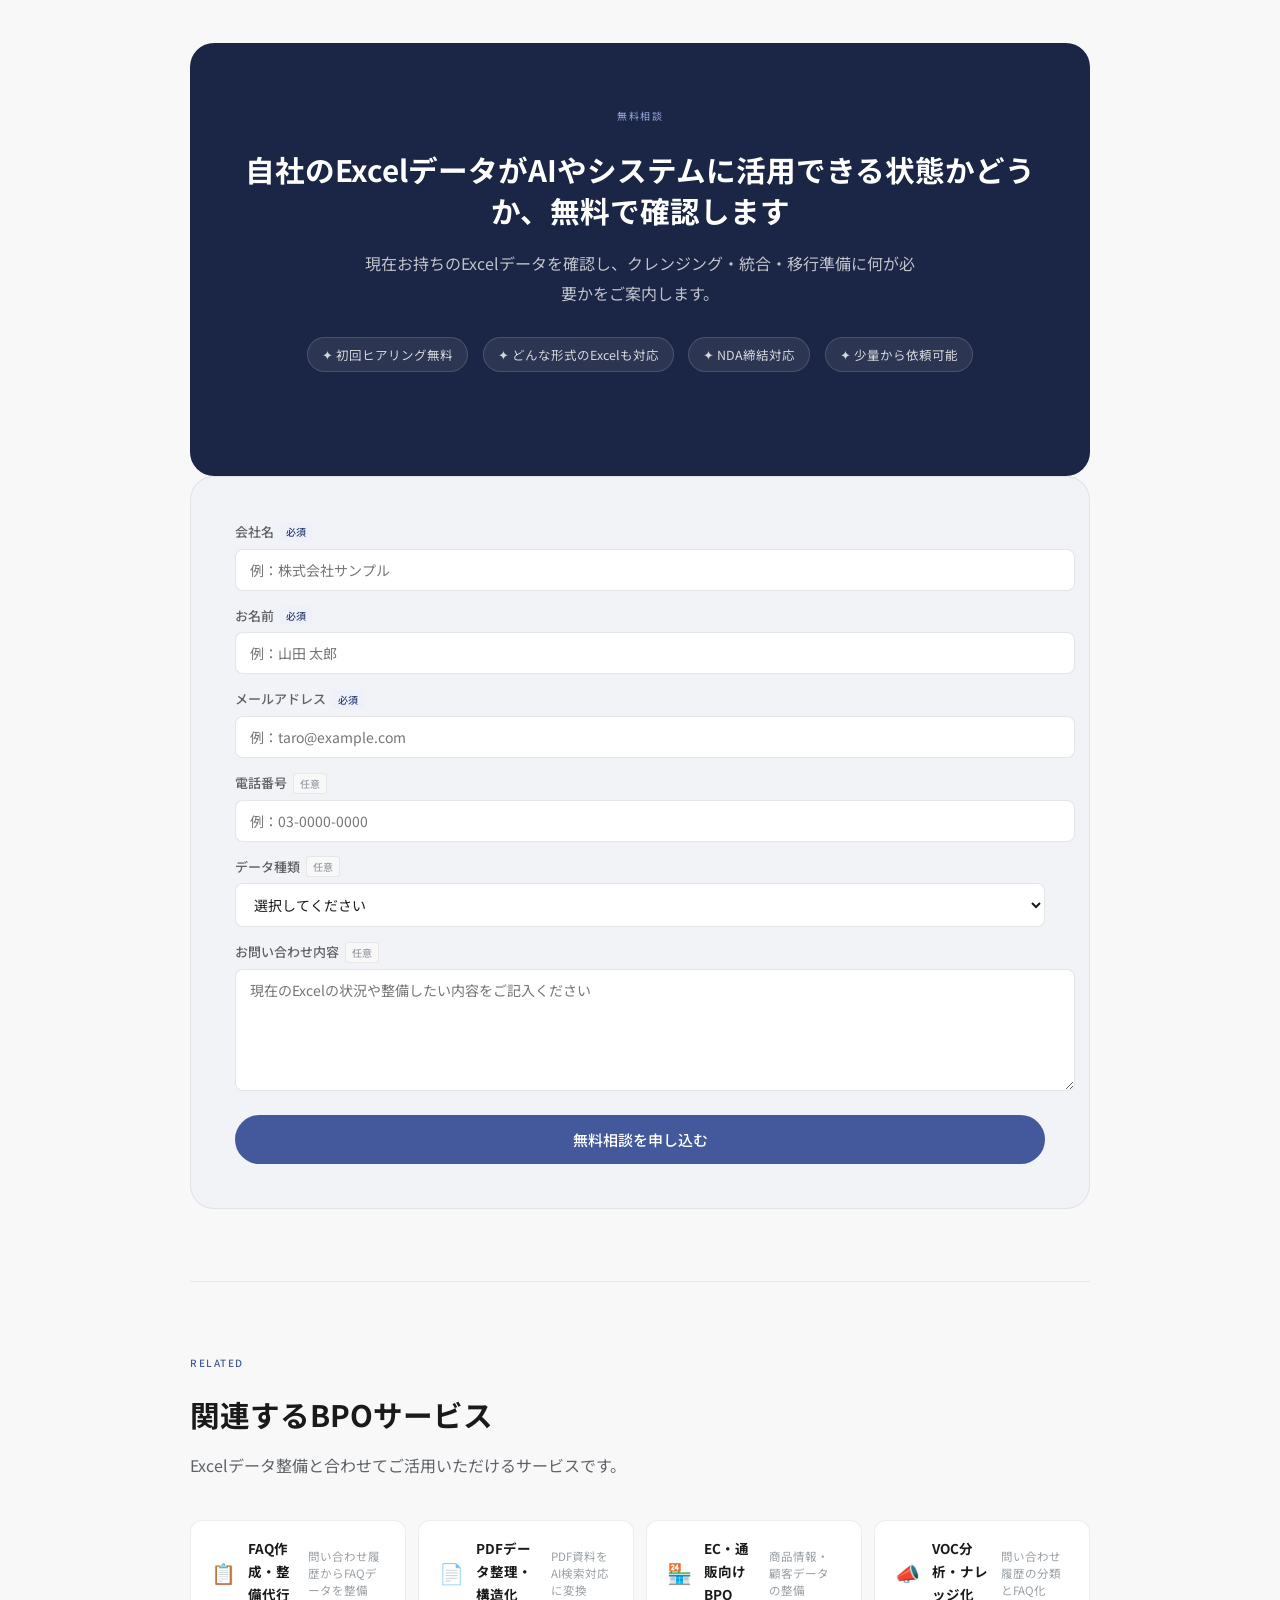
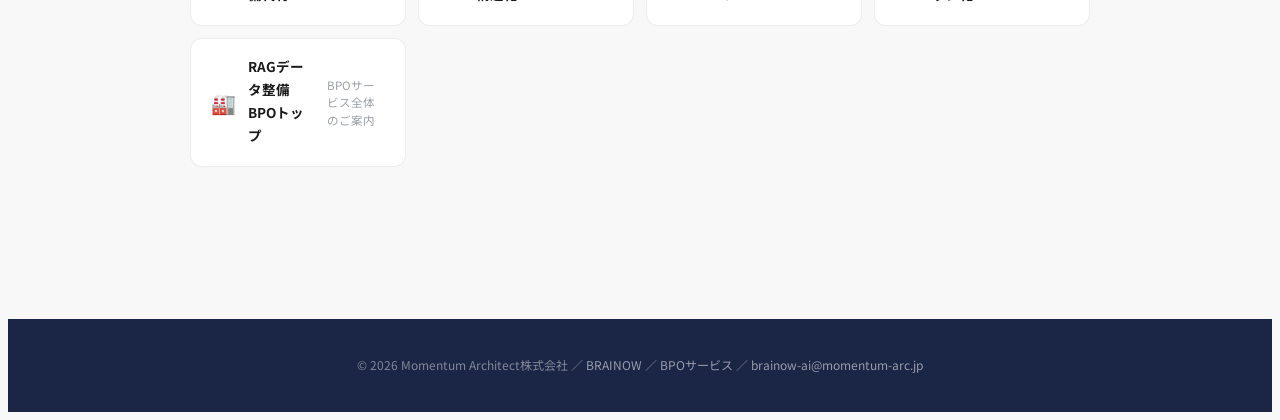
<file: bpo/excel/index.html>
<!DOCTYPE html>
<html lang="ja">
<head>
  <meta charset="UTF-8">
  <meta name="viewport" content="width=device-width, initial-scale=1.0">
  <title>Excelデータ整備・クレンジング｜顧客台帳・商品台帳のAI移行準備｜BRAINOW BPO</title>
  <meta name="description" content="複数部署で管理するExcelデータの表記ゆれ・重複・項目不統一を整理。AI・CRM・FAQシステムへの移行用データを作成します。">
  <meta name="keywords" content="Excelクレンジング,データ整備代行,顧客台帳 整理,表記ゆれ統一,データ移行準備,BPO,BRAINOW">
  <meta name="robots" content="index, follow">
  <link rel="canonical" href="https://brainow.net/bpo/excel/">

  <!-- OGP -->
  <meta property="og:type" content="website">
  <meta property="og:url" content="https://brainow.net/bpo/excel/">
  <meta property="og:title" content="Excelデータ整備・クレンジング｜顧客台帳・商品台帳のAI移行準備｜BRAINOW BPO">
  <meta property="og:description" content="複数部署で管理するExcelデータの表記ゆれ・重複・項目不統一を整理。AI・CRM・FAQシステムへの移行用データを作成します。">
  <meta property="og:site_name" content="BRAINOW">
  <meta property="og:locale" content="ja_JP">

  <!-- Twitter Card -->
  <meta name="twitter:card" content="summary_large_image">
  <meta name="twitter:title" content="Excelデータ整備・クレンジング｜顧客台帳・商品台帳のAI移行準備｜BRAINOW BPO">
  <meta name="twitter:description" content="複数部署で管理するExcelデータの表記ゆれ・重複・項目不統一を整理。AI・CRM・FAQシステムへの移行用データを作成します。">

  <!-- Google Fonts -->
  <link rel="preconnect" href="https://fonts.googleapis.com">
  <link rel="preconnect" href="https://fonts.gstatic.com" crossorigin>
  <link href="https://fonts.googleapis.com/css2?family=Noto+Sans+JP:wght@400;500;700&display=swap" rel="stylesheet">

  <link rel="stylesheet" href="../bpo.css">

  <!-- JSON-LD -->
  <script type="application/ld+json">
  [
    {
      "@context": "https://schema.org",
      "@type": "FAQPage",
      "mainEntity": [
        {
          "@type": "Question",
          "name": "どんなExcelでも対応できますか？",
          "acceptedAnswer": {
            "@type": "Answer",
            "text": "基本的にはどんな形式のExcelでも対応できます。関数・マクロが組み込まれている複雑なファイルは別途ご相談ください。"
          }
        },
        {
          "@type": "Question",
          "name": "何件のデータから依頼できますか？",
          "acceptedAnswer": {
            "@type": "Answer",
            "text": "数百件から対応できます。大量データ（数万件以上）も対応できますが、規模に応じた見積もりを行います。"
          }
        },
        {
          "@type": "Question",
          "name": "データを預けることへのセキュリティは大丈夫ですか？",
          "acceptedAnswer": {
            "@type": "Answer",
            "text": "NDA締結の上で対応します。受け取ったデータは業務目的以外では使用せず、納品後は適切に廃棄します。"
          }
        },
        {
          "@type": "Question",
          "name": "複数ファイルを統合する場合、どのファイルが正しいか判断できますか？",
          "acceptedAnswer": {
            "@type": "Answer",
            "text": "更新日・作成者・内容の整合性を確認しながら、どのデータを正とするかをご相談の上で進めます。"
          }
        },
        {
          "@type": "Question",
          "name": "整備後のデータ更新ルール作りも依頼できますか？",
          "acceptedAnswer": {
            "@type": "Answer",
            "text": "はい、今後の入力ルール・フォーマット統一・更新フローの設計もサポートします。"
          }
        }
      ]
    },
    {
      "@context": "https://schema.org",
      "@type": "Organization",
      "name": "BRAINOW",
      "url": "https://brainow.net/",
      "provider": {
        "@type": "Organization",
        "name": "Momentum Architect株式会社"
      },
      "email": "brainow-ai@momentum-arc.jp"
    }
  ]
  </script>
</head>
<body>

  <!-- Nav -->
  <nav class="nav">
    <a href="/" class="nav-logo">BRAINOW <span>BPO</span></a>
    <a href="#contact-form" class="nav-cta">無料相談を申し込む</a>
  </nav>

  <!-- Breadcrumb -->
  <div class="breadcrumb">
    <a href="/">トップ</a>
    <span class="sep">›</span>
    <a href="/bpo/">BPOサービス</a>
    <span class="sep">›</span>
    <span>Excelデータ整備・クレンジング</span>
  </div>

  <!-- Hero -->
  <div class="hero">
    <div class="lp">
      <div class="hero-badge">BRAINOW BPO / Excelデータ整備・クレンジング</div>
      <h1>バラバラなExcelデータを整理して、<em>AIやシステムに使えるデータ</em>に変換する</h1>
      <p class="hero-sub">複数部署・複数担当者が管理するExcelデータの表記ゆれ・重複・項目不統一を整理し、AIやCRM・FAQシステムに移行できる形式に整備します。</p>
      <p class="hero-desc">顧客台帳・商品台帳・問い合わせ台帳・社員名簿など、あらゆる業務Excelを対象に、データの品質を整えます。</p>
      <div class="hero-btns">
        <a href="#contact-form" class="btn-white">無料相談を申し込む</a>
        <a href="/bpo/" class="btn-ghost">サービス一覧を見る</a>
      </div>
      <div class="hero-note">Excelが何種類あっても対応可能。まず現状のデータ確認から始めます</div>
    </div>
  </div>

  <div class="lp">

    <!-- Target -->
    <div class="section">
      <div class="sl">01 / TARGET</div>
      <h2>こんな課題をお持ちの企業様へ</h2>
      <p class="lead">Excelデータの管理や活用に課題を感じているチームをサポートします。</p>
      <div class="target-grid">
        <div class="target-card">
          <span class="target-icon">📊</span>
          <div class="target-body">
            <strong>複数部署で別々のExcelを管理しており、統合したい</strong>
            <p>営業・管理・顧客サービス部門</p>
          </div>
        </div>
        <div class="target-card">
          <span class="target-icon">🗃️</span>
          <div class="target-body">
            <strong>顧客台帳や商品台帳の表記がバラバラで、検索・集計できない</strong>
            <p>営業事務・EC運営部門</p>
          </div>
        </div>
        <div class="target-card">
          <span class="target-icon">💻</span>
          <div class="target-body">
            <strong>AIやCRM・基幹システムへデータを移行したい</strong>
            <p>IT・DX推進部門</p>
          </div>
        </div>
        <div class="target-card">
          <span class="target-icon">📋</span>
          <div class="target-body">
            <strong>FAQやナレッジシステムに登録するマスターデータを整備したい</strong>
            <p>カスタマーサポート・管理部門</p>
          </div>
        </div>
      </div>
    </div>

    <div class="divider"></div>

    <!-- Issues -->
    <div class="section">
      <div class="sl">02 / ISSUES</div>
      <h2>Excelデータが活用できない6つの課題</h2>
      <p class="lead">多くの企業で共通するExcelデータの問題点をまとめました。</p>
      <div class="pain-grid">
        <div class="pain-card">
          <div class="pain-num">ISSUE 01</div>
          <strong>同じ顧客が「株式会社A」「（株）A」「A株式会社」と複数の表記で登録されている</strong>
          <p>重複登録により、正確な顧客数・取引履歴を把握できません</p>
        </div>
        <div class="pain-card">
          <div class="pain-num">ISSUE 02</div>
          <strong>複数部署のExcelで、項目名・列の順序がバラバラ</strong>
          <p>「会社名」「企業名」「顧客名」など、同じ項目が違う名前で管理されています</p>
        </div>
        <div class="pain-card">
          <div class="pain-num">ISSUE 03</div>
          <strong>データに空欄・異常値・入力誤りが多い</strong>
          <p>電話番号の桁数が違う、郵便番号の書式が統一されていないなど</p>
        </div>
        <div class="pain-card">
          <div class="pain-num">ISSUE 04</div>
          <strong>最新データがどのファイルにあるか不明</strong>
          <p>「コピー」「最新」「修正版」など、複数の似たファイルが存在します</p>
        </div>
        <div class="pain-card">
          <div class="pain-num">ISSUE 05</div>
          <strong>AIやシステムへの移行時にデータエラーが出る</strong>
          <p>整備されていないデータをそのまま移行すると、インポートエラーや誤動作が起きます</p>
        </div>
        <div class="pain-card">
          <div class="pain-num">ISSUE 06</div>
          <strong>データ整備の担当者がいない</strong>
          <p>本来の業務と並行してデータ整備まで手が回りません</p>
        </div>
      </div>
    </div>

    <div class="divider"></div>

    <!-- Process -->
    <div class="section">
      <div class="sl">03 / PROCESS</div>
      <h2>Excelデータ整備の進め方</h2>
      <p class="lead">棚卸しからクレンジング・統合・納品まで、4ステップで対応します。</p>
      <div class="process-steps">
        <div class="pstep">
          <div class="pstep-n">01</div>
          <div>
            <strong>現状把握・データ棚卸し</strong>
            <p>対象のExcelファイルを一覧化し、項目・件数・重複状況・更新履歴を確認します</p>
            <div class="pstep-eg">例：12部署×複数Excelを一覧化して重複状況を把握</div>
          </div>
        </div>
        <div class="pstep">
          <div class="pstep-n">02</div>
          <div>
            <strong>クレンジング・表記統一</strong>
            <p>表記ゆれ・重複・空欄・異常値を整理し、項目名・書式を統一します</p>
            <div class="pstep-eg">例：「株式会社」「(株)」の表記を統一、郵便番号フォーマットを修正</div>
          </div>
        </div>
        <div class="pstep">
          <div class="pstep-n">03</div>
          <div>
            <strong>統合・マスターデータ作成</strong>
            <p>複数Excelを1つのマスターデータに統合。重複を除去した上でクリーンなデータを作成します</p>
            <div class="pstep-eg">例：3部署の顧客台帳→重複除去後1,200件の統合マスターを作成</div>
          </div>
        </div>
        <div class="pstep">
          <div class="pstep-n">04</div>
          <div>
            <strong>形式変換・納品</strong>
            <p>AI・CRM・FAQシステムへの移行に必要な形式（CSV・JSON等）で納品します</p>
            <div class="pstep-eg">例：Salesforceインポート用CSVとして納品</div>
          </div>
        </div>
      </div>
    </div>

    <div class="divider"></div>

    <!-- Deliverables -->
    <div class="section">
      <div class="sl">04 / DELIVERABLES</div>
      <h2>納品物</h2>
      <p class="lead">整備したデータと確認資料をセットで納品します。</p>
      <div class="deliver-grid">
        <div class="deliver-card">
          <span class="deliver-icon">📊</span>
          <div class="deliver-title">整備済みマスターデータ（Excel/CSV）</div>
          <div class="deliver-desc">表記統一・重複除去・異常値修正済みのクリーンなデータ</div>
        </div>
        <div class="deliver-card">
          <span class="deliver-icon">📋</span>
          <div class="deliver-title">クレンジングレポート</div>
          <div class="deliver-desc">変更内容・修正理由・件数変化を記録した作業ログ</div>
        </div>
        <div class="deliver-card">
          <span class="deliver-icon">✅</span>
          <div class="deliver-title">統合前後の件数比較表</div>
          <div class="deliver-desc">元データと整備後データの件数・変更点を比較した確認資料</div>
        </div>
        <div class="deliver-card">
          <span class="deliver-icon">🤖</span>
          <div class="deliver-title">システム移行用インポートデータ</div>
          <div class="deliver-desc">指定システムのインポート形式に合わせたデータファイル</div>
        </div>
      </div>
    </div>

    <div class="divider"></div>

    <!-- Flow -->
    <div class="section">
      <div class="sl">05 / FLOW</div>
      <h2>ご依頼から納品までの流れ</h2>
      <p class="lead">ヒアリングから納品まで、透明なプロセスで進めます。</p>
      <div class="flow-list">
        <div class="flow-item">
          <div class="flow-n">1</div>
          <div>
            <div class="flow-title">ヒアリング・データ確認</div>
            <div class="flow-desc">対象のExcelファイルを確認し、整備の優先順位・目的をヒアリングします</div>
            <span class="flow-period">1〜2営業日</span>
          </div>
        </div>
        <div class="flow-item">
          <div class="flow-n">2</div>
          <div>
            <div class="flow-title">サンプルクレンジング・確認</div>
            <div class="flow-desc">一部データをサンプル整理し、クレンジング方針をご確認いただきます</div>
            <span class="flow-period">3〜5営業日</span>
          </div>
        </div>
        <div class="flow-item">
          <div class="flow-n">3</div>
          <div>
            <div class="flow-title">本クレンジング・統合</div>
            <div class="flow-desc">全データの整備・統合を実施。進捗は週次で報告します</div>
            <span class="flow-period">規模による</span>
          </div>
        </div>
        <div class="flow-item">
          <div class="flow-n">4</div>
          <div>
            <div class="flow-title">品質チェック・確認</div>
            <div class="flow-desc">件数・内容をダブルチェックし、確認資料を提出します</div>
            <span class="flow-period">2〜3営業日</span>
          </div>
        </div>
        <div class="flow-item">
          <div class="flow-n">5</div>
          <div>
            <div class="flow-title">納品・移行サポート</div>
            <div class="flow-desc">指定形式で納品。システム移行時のデータ検証もサポートします</div>
            <span class="flow-period">納品日</span>
          </div>
        </div>
      </div>
    </div>

    <div class="divider"></div>

    <!-- Benefits -->
    <div class="section">
      <div class="sl">06 / BENEFITS</div>
      <h2>データ整備で得られる効果</h2>
      <p class="lead">クリーンなデータが業務とAI活用の基盤になります。</p>
      <div class="benefit-grid">
        <div class="benefit-card">
          <span class="benefit-icon">🔍</span>
          <div class="benefit-title">データが正確になり、正しい集計・分析ができる</div>
          <div class="benefit-desc">重複・表記ゆれが解消されることで、顧客数・取引額などの集計が正確になります</div>
        </div>
        <div class="benefit-card">
          <span class="benefit-icon">💻</span>
          <div class="benefit-title">AIやシステムへスムーズに移行できる</div>
          <div class="benefit-desc">クリーンなデータをインポートすることで、エラーや誤動作を防ぎます</div>
        </div>
        <div class="benefit-card">
          <span class="benefit-icon">📈</span>
          <div class="benefit-title">AI回答精度が上がる</div>
          <div class="benefit-desc">商品情報・顧客情報が正確に整備されていれば、AIが正確な情報を返せます</div>
        </div>
        <div class="benefit-card">
          <span class="benefit-icon">⏱️</span>
          <div class="benefit-title">データ探しの時間を削減</div>
          <div class="benefit-desc">マスターデータが1本にまとまることで、どのファイルが正しいか迷う時間がなくなります</div>
        </div>
      </div>
    </div>

    <div class="divider"></div>

    <!-- Merits -->
    <div class="section">
      <div class="sl">07 / WHY BRAINOW</div>
      <h2>BRAINOWに依頼するメリット</h2>
      <p class="lead">データ整備からAI活用まで、一貫してサポートします。</p>
      <div class="merit-grid">
        <div class="merit-card">
          <div class="m-icon">🔗</div>
          <strong>整備したデータをBRAINOWに直接投入</strong>
          <p>商品情報・FAQデータに整備したExcelをそのまま社内AIのナレッジとして活用できます</p>
        </div>
        <div class="merit-card">
          <div class="m-icon">📋</div>
          <strong>データ品質のルール整備も支援</strong>
          <p>今後の入力ルール・更新フローも含めて設計し、再びデータが乱れない体制を作ります</p>
        </div>
        <div class="merit-card">
          <div class="m-icon">🔄</div>
          <strong>継続的な更新対応も可能</strong>
          <p>定期的にデータを最新化するプランをご用意しています</p>
        </div>
      </div>
    </div>

    <div class="divider"></div>

    <!-- FAQ -->
    <div class="section">
      <div class="sl">08 / FAQ</div>
      <h2>よくある質問</h2>
      <p class="lead">Excelデータ整備に関するお問い合わせをまとめました。</p>
      <div class="faq-list">
        <div class="faq-item">
          <div class="faq-q"><span class="faq-qb">Q</span>どんなExcelでも対応できますか？</div>
          <div class="faq-a">基本的にはどんな形式のExcelでも対応できます。関数・マクロが組み込まれている複雑なファイルは別途ご相談ください。</div>
        </div>
        <div class="faq-item">
          <div class="faq-q"><span class="faq-qb">Q</span>何件のデータから依頼できますか？</div>
          <div class="faq-a">数百件から対応できます。大量データ（数万件以上）も対応できますが、規模に応じた見積もりを行います。</div>
        </div>
        <div class="faq-item">
          <div class="faq-q"><span class="faq-qb">Q</span>データを預けることへのセキュリティは大丈夫ですか？</div>
          <div class="faq-a">NDA締結の上で対応します。受け取ったデータは業務目的以外では使用せず、納品後は適切に廃棄します。</div>
        </div>
        <div class="faq-item">
          <div class="faq-q"><span class="faq-qb">Q</span>複数ファイルを統合する場合、どのファイルが正しいか判断できますか？</div>
          <div class="faq-a">更新日・作成者・内容の整合性を確認しながら、どのデータを正とするかをご相談の上で進めます。</div>
        </div>
        <div class="faq-item">
          <div class="faq-q"><span class="faq-qb">Q</span>整備後のデータ更新ルール作りも依頼できますか？</div>
          <div class="faq-a">はい、今後の入力ルール・フォーマット統一・更新フローの設計もサポートします。</div>
        </div>
      </div>
    </div>

    <div class="divider"></div>

    <!-- CTA -->
    <div id="contact-form" class="section">
      <div class="cta-block">
        <div class="cta-label">無料相談</div>
        <h2>自社のExcelデータがAIやシステムに活用できる状態かどうか、無料で確認します</h2>
        <p>現在お持ちのExcelデータを確認し、クレンジング・統合・移行準備に何が必要かをご案内します。</p>
        <ul class="cta-reassure">
          <li>✦ 初回ヒアリング無料</li>
          <li>✦ どんな形式のExcelも対応</li>
          <li>✦ NDA締結対応</li>
          <li>✦ 少量から依頼可能</li>
        </ul>
      </div>

      <div class="form-wrap">
        <form id="page-form" action="https://formspree.io/f/xbdvlnkn" method="POST">
          <input type="hidden" name="_subject" value="【BRAINOW BPO】Excelデータ整備のお問い合わせ">
          <input type="hidden" name="種別" value="Excelデータ整備・クレンジング">

          <div class="form-grid">
            <div class="form-group full">
              <label>会社名<span class="req">必須</span></label>
              <input type="text" name="company" required placeholder="例：株式会社サンプル">
            </div>
            <div class="form-group full">
              <label>お名前<span class="req">必須</span></label>
              <input type="text" name="name" required placeholder="例：山田 太郎">
            </div>
            <div class="form-group full">
              <label>メールアドレス<span class="req">必須</span></label>
              <input type="email" name="email" required placeholder="例：taro@example.com">
            </div>
            <div class="form-group full">
              <label>電話番号<span class="opt">任意</span></label>
              <input type="tel" name="phone" placeholder="例：03-0000-0000">
            </div>
            <div class="form-group full">
              <label>データ種類<span class="opt">任意</span></label>
              <select name="data_type">
                <option value="">選択してください</option>
                <option value="顧客台帳">顧客台帳</option>
                <option value="商品台帳">商品台帳</option>
                <option value="問い合わせ台帳">問い合わせ台帳</option>
                <option value="社員名簿">社員名簿</option>
                <option value="その他">その他</option>
              </select>
            </div>
            <div class="form-group full">
              <label>お問い合わせ内容<span class="opt">任意</span></label>
              <textarea name="message" rows="5" placeholder="現在のExcelの状況や整備したい内容をご記入ください"></textarea>
            </div>
          </div>

          <button type="submit" class="form-submit">無料相談を申し込む</button>
        </form>

        <div class="success-msg" style="display:none;">
          <div class="s-icon">✓</div>
          <p>送信が完了しました。担当者より1〜2営業日以内にご連絡いたします。</p>
        </div>
      </div>
    </div>

    <div class="divider"></div>

    <!-- Related -->
    <div class="section">
      <div class="sl">RELATED</div>
      <h2>関連するBPOサービス</h2>
      <p class="lead">Excelデータ整備と合わせてご活用いただけるサービスです。</p>
      <div class="related-grid">
        <a href="../faq/" class="related-card">
          <span class="rc-icon">📋</span>
          <div class="rc-title">FAQ作成・整備代行</div>
          <div class="rc-desc">問い合わせ履歴からFAQデータを整備</div>
        </a>
        <a href="../pdf/" class="related-card">
          <span class="rc-icon">📄</span>
          <div class="rc-title">PDFデータ整理・構造化</div>
          <div class="rc-desc">PDF資料をAI検索対応に変換</div>
        </a>
        <a href="../ec/" class="related-card">
          <span class="rc-icon">🏪</span>
          <div class="rc-title">EC・通販向けBPO</div>
          <div class="rc-desc">商品情報・顧客データの整備</div>
        </a>
        <a href="../voc/" class="related-card">
          <span class="rc-icon">📣</span>
          <div class="rc-title">VOC分析・ナレッジ化</div>
          <div class="rc-desc">問い合わせ履歴の分類とFAQ化</div>
        </a>
        <a href="../" class="related-card">
          <span class="rc-icon">🏭</span>
          <div class="rc-title">RAGデータ整備BPOトップ</div>
          <div class="rc-desc">BPOサービス全体のご案内</div>
        </a>
      </div>
    </div>

  </div><!-- /lp -->

  <!-- Footer -->
  <footer class="footer">
    <p>© 2026 Momentum Architect株式会社 ／ <a href="/">BRAINOW</a> ／ <a href="/bpo/">BPOサービス</a> ／ <a href="mailto:brainow-ai@momentum-arc.jp">brainow-ai@momentum-arc.jp</a></p>
  </footer>

  <script>
    (function () {
      var form = document.getElementById('page-form');
      var successMsg = document.querySelector('.success-msg');
      if (!form) return;
      form.addEventListener('submit', function (e) {
        e.preventDefault();
        var btn = form.querySelector('.form-submit');
        var originalText = btn.textContent;
        btn.textContent = '送信中...';
        btn.disabled = true;
        fetch(form.action, {
          method: 'POST',
          body: new FormData(form),
          headers: { 'Accept': 'application/json' }
        }).then(function (res) {
          if (res.ok) {
            form.style.display = 'none';
            successMsg.style.display = 'block';
          } else {
            btn.textContent = originalText;
            btn.disabled = false;
            alert('送信に失敗しました。時間をおいて再度お試しください。');
          }
        }).catch(function () {
          btn.textContent = originalText;
          btn.disabled = false;
          alert('送信に失敗しました。時間をおいて再度お試しください。');
        });
      });
    })();
  </script>

</body>
</html>
</file>
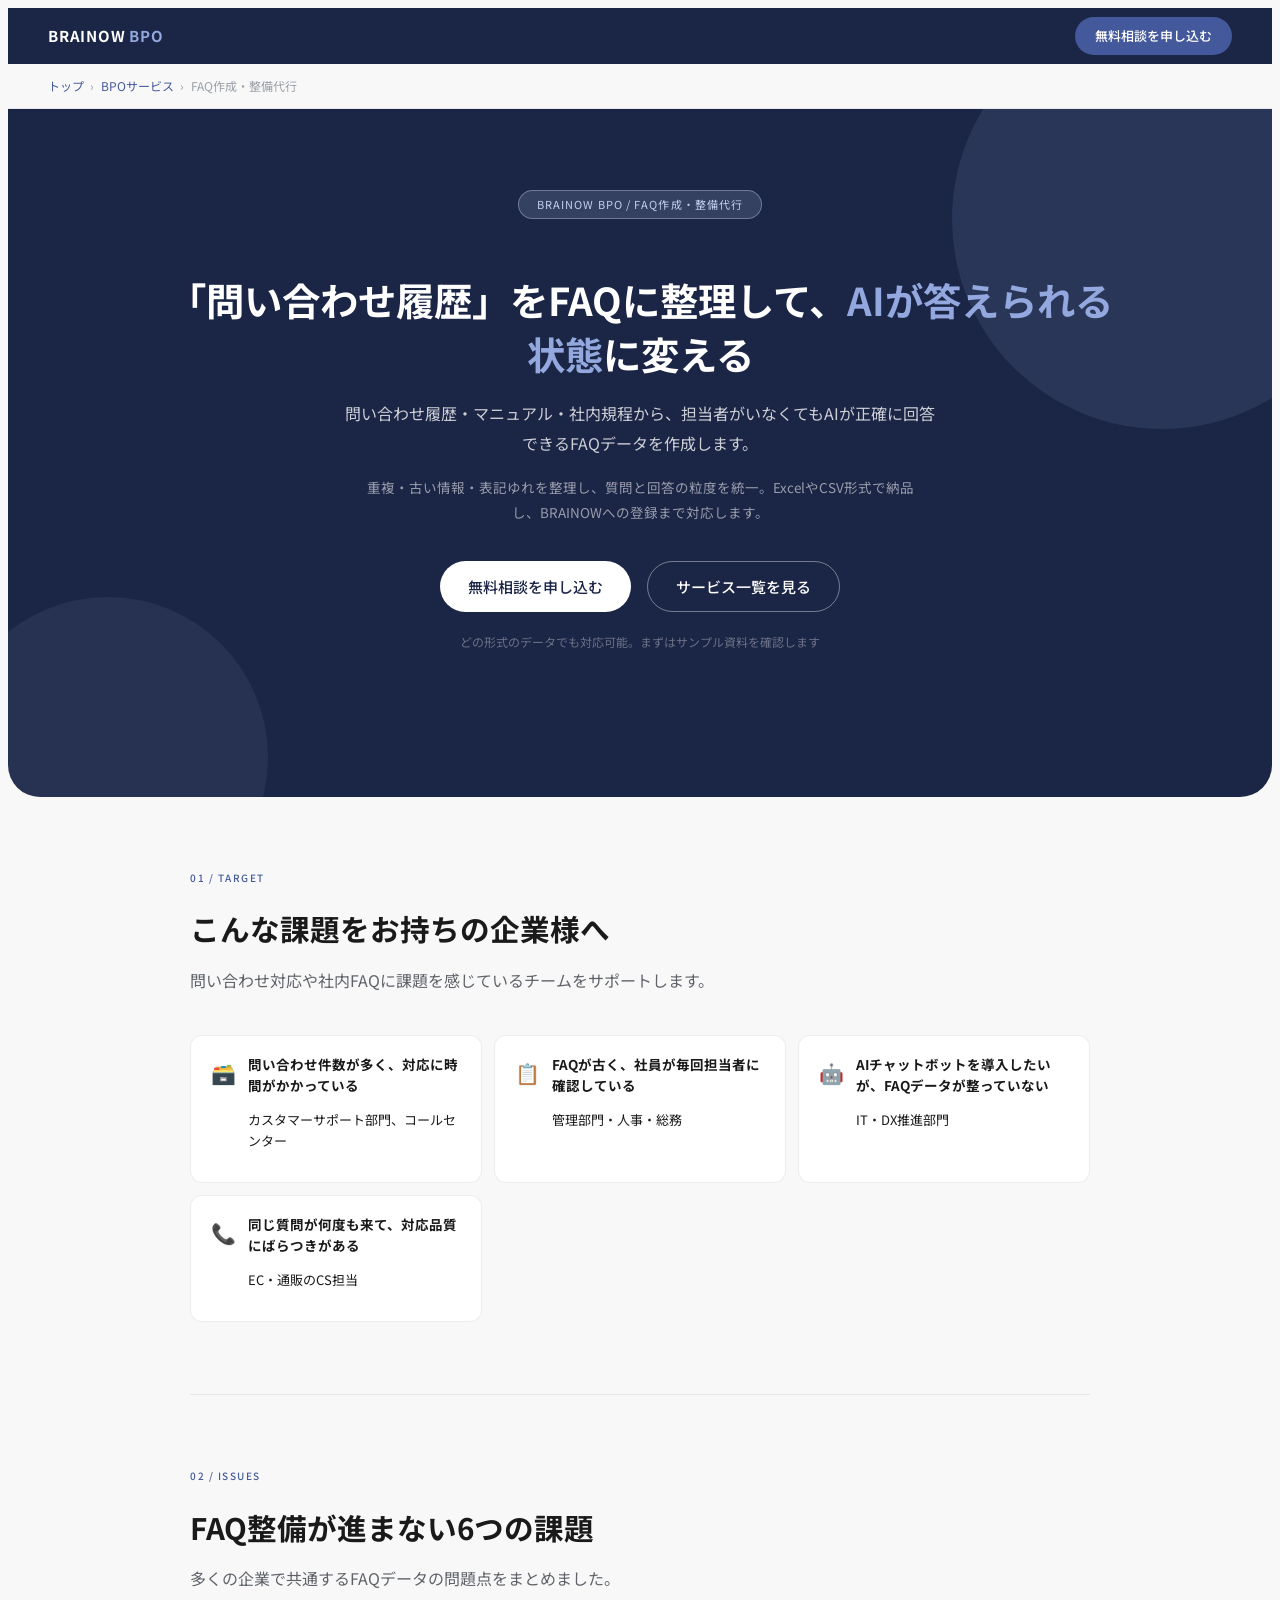
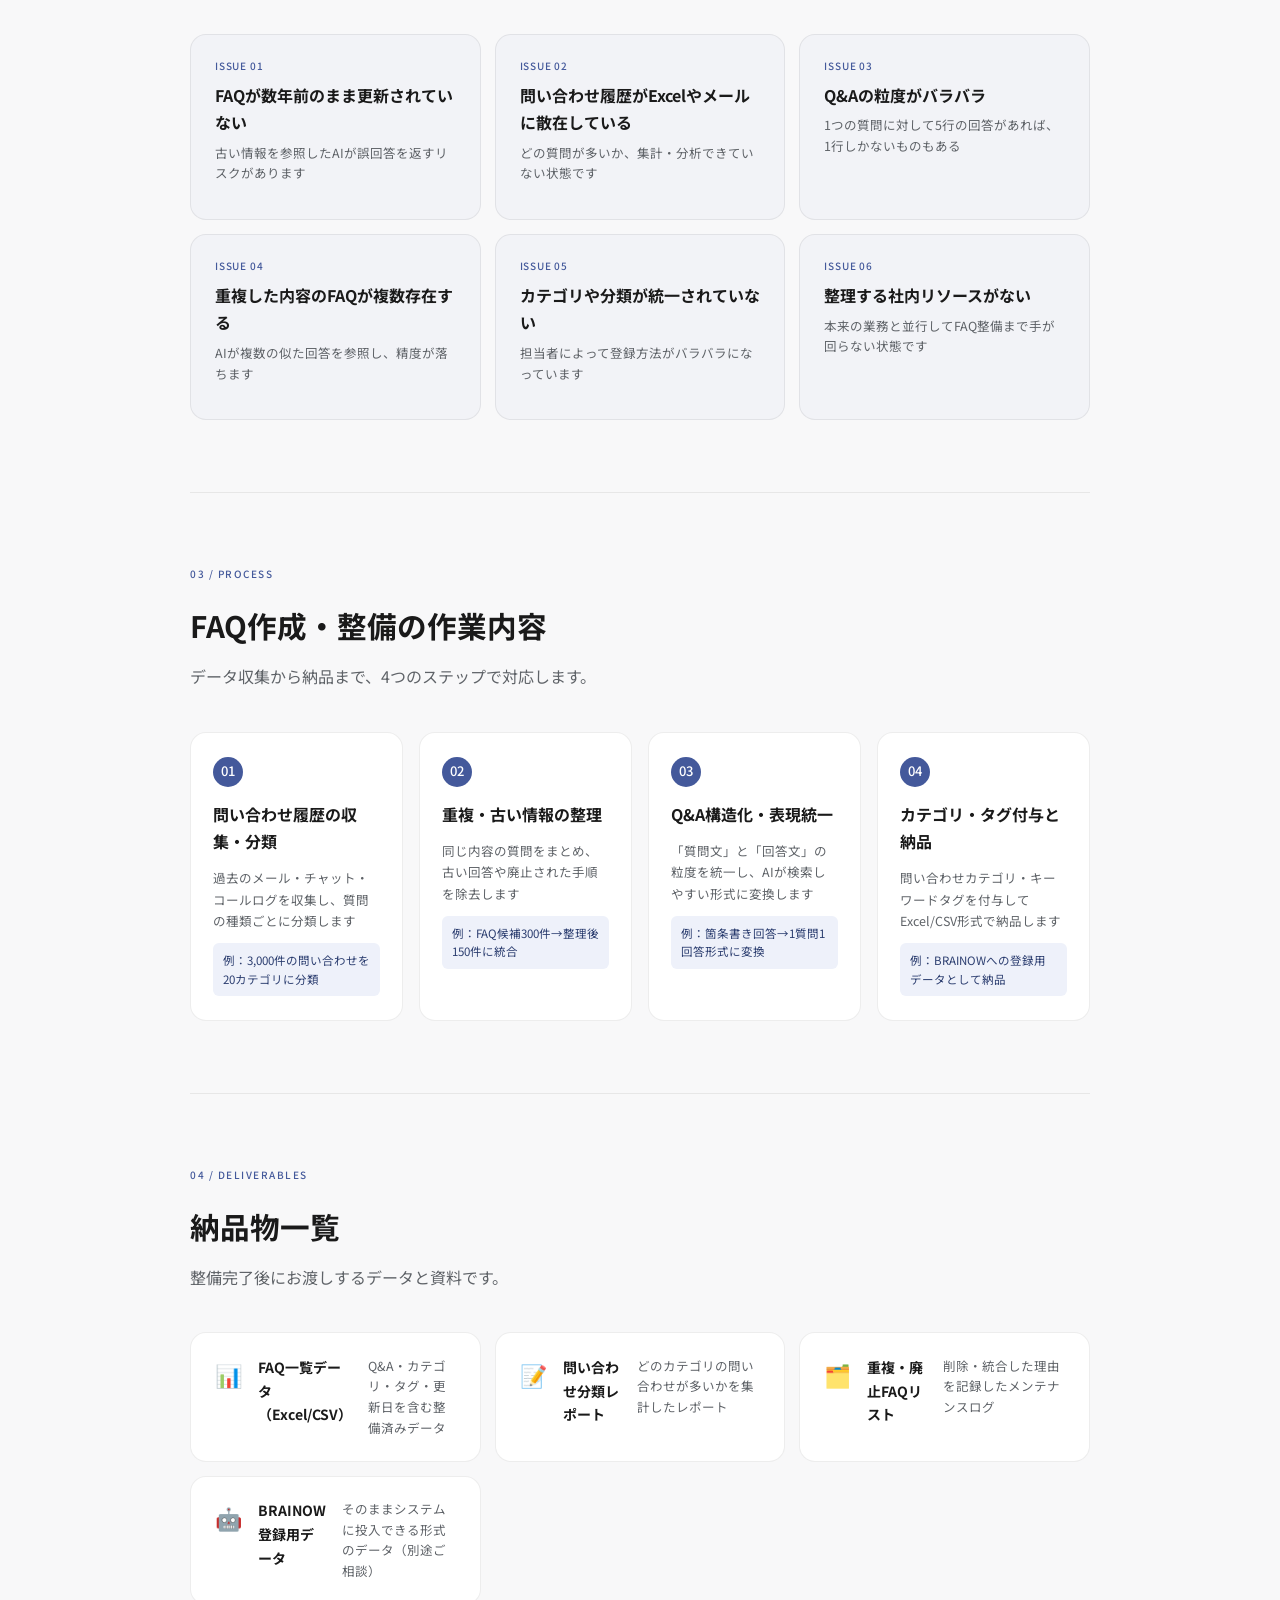
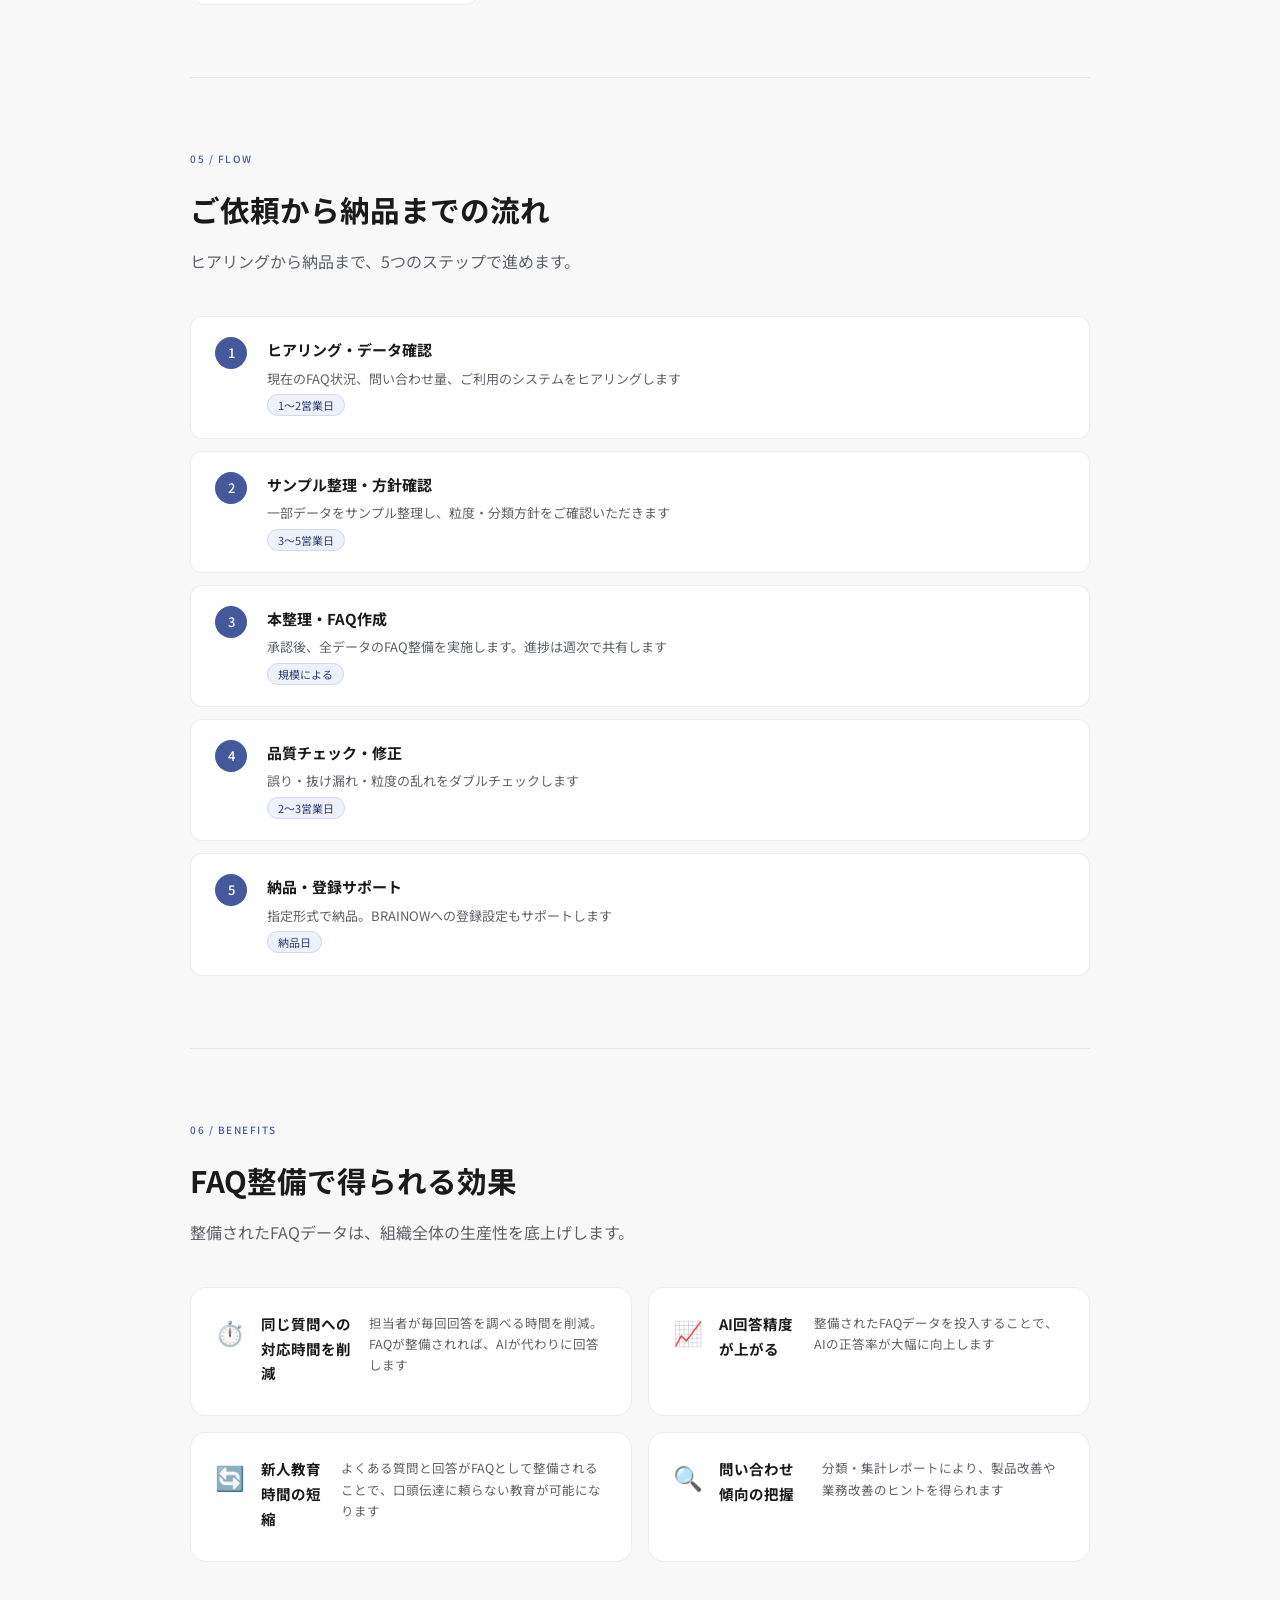
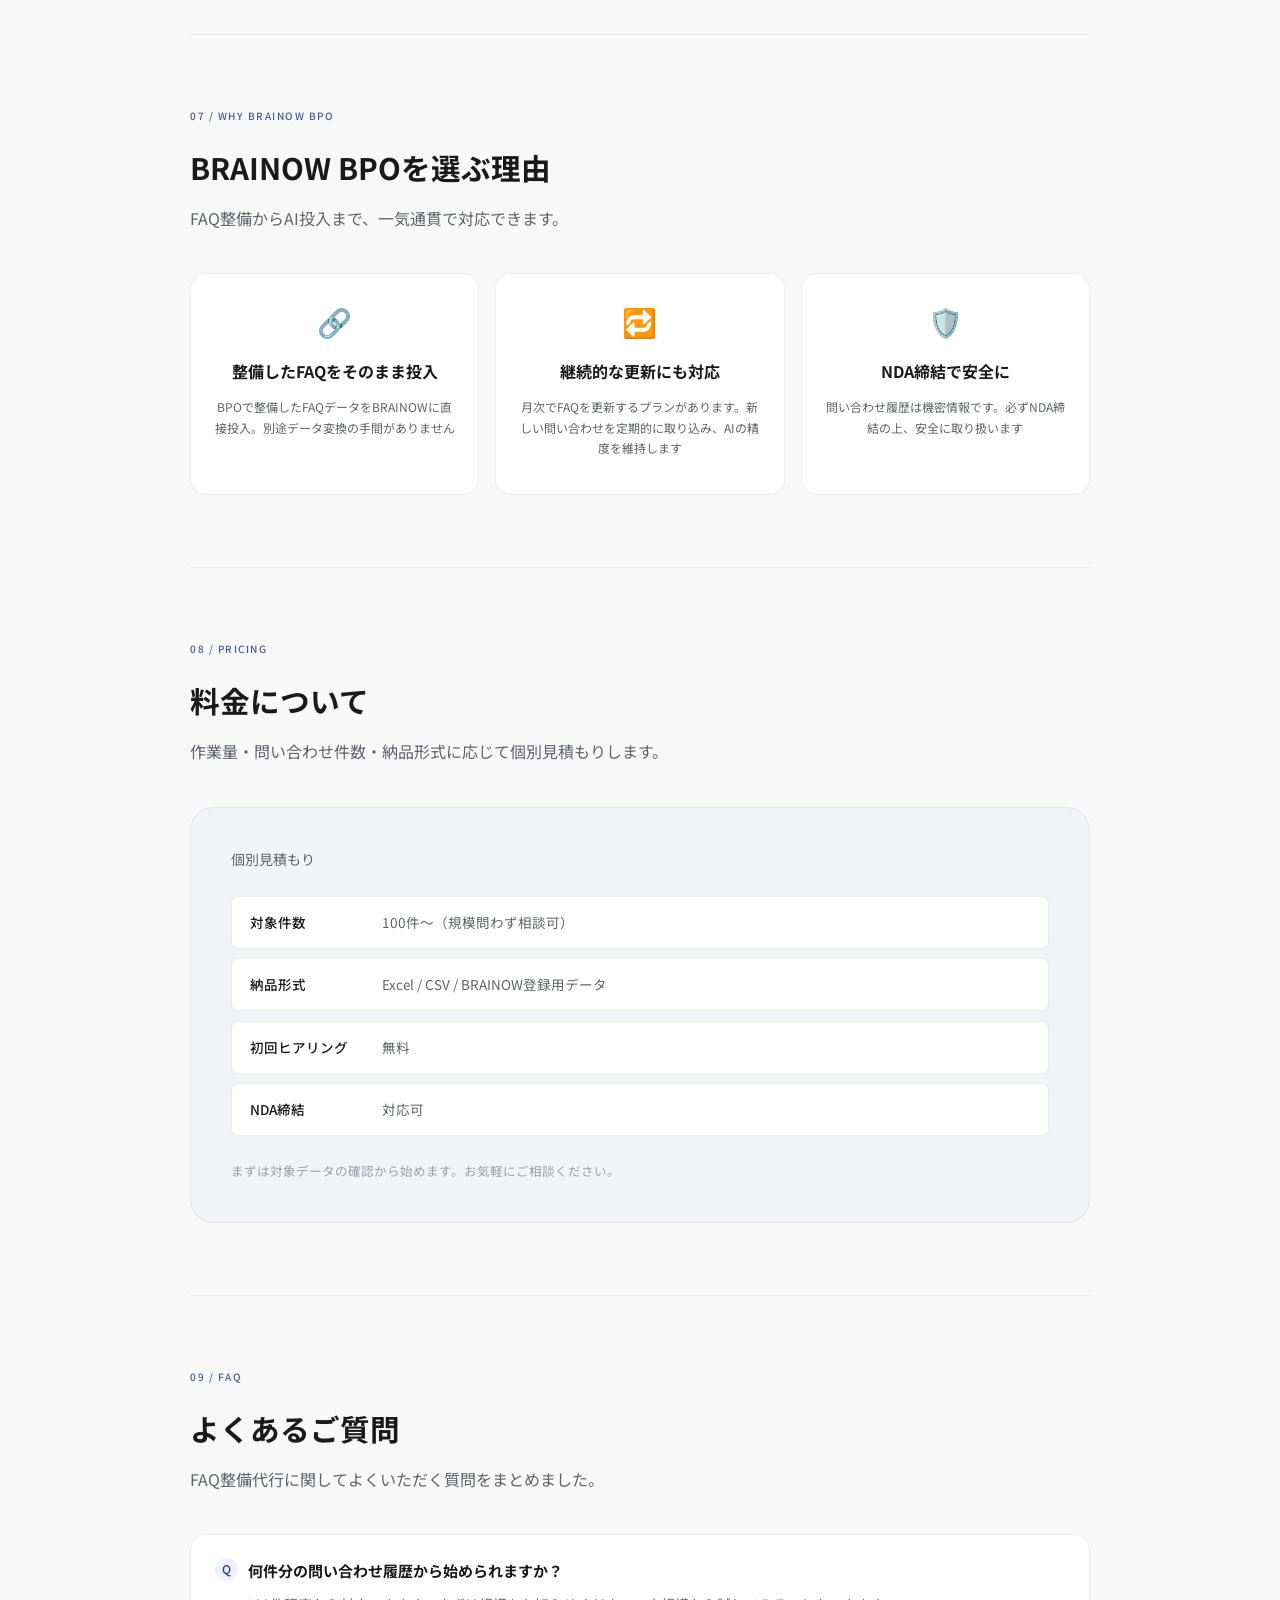
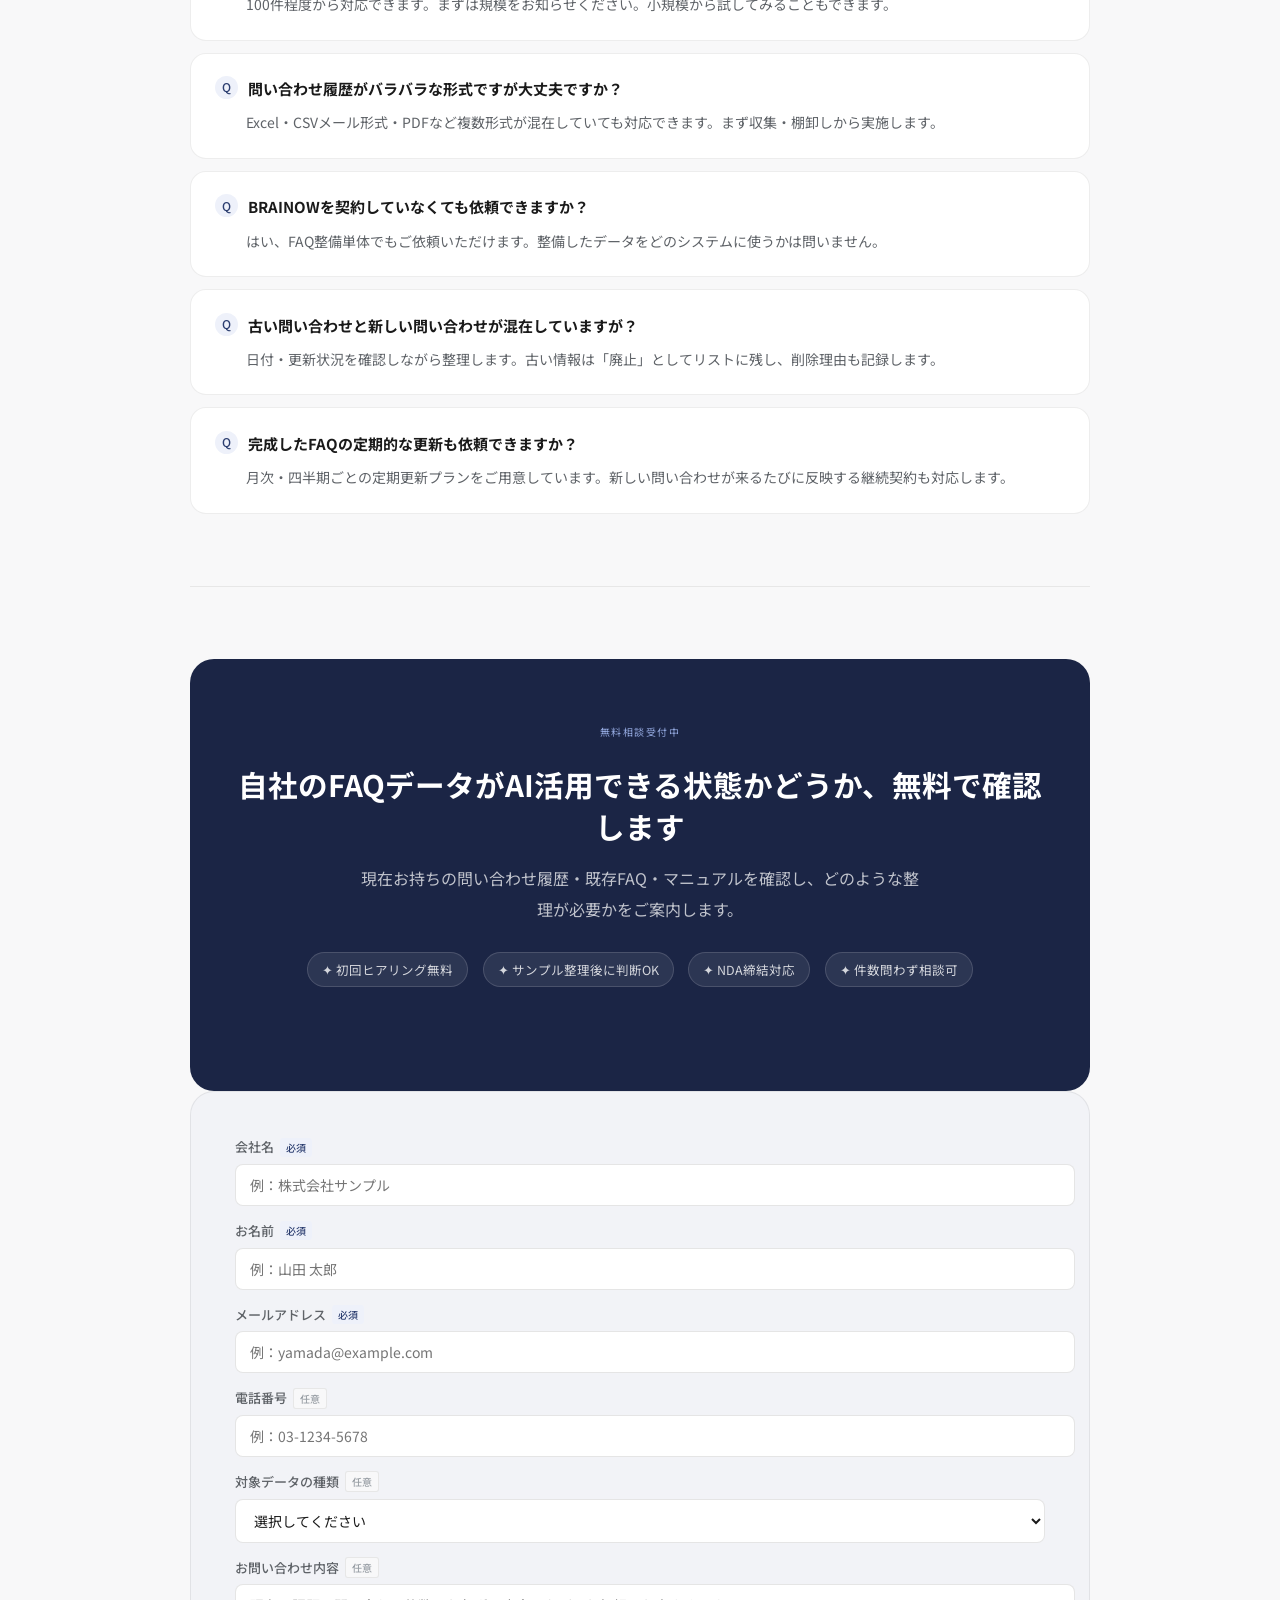
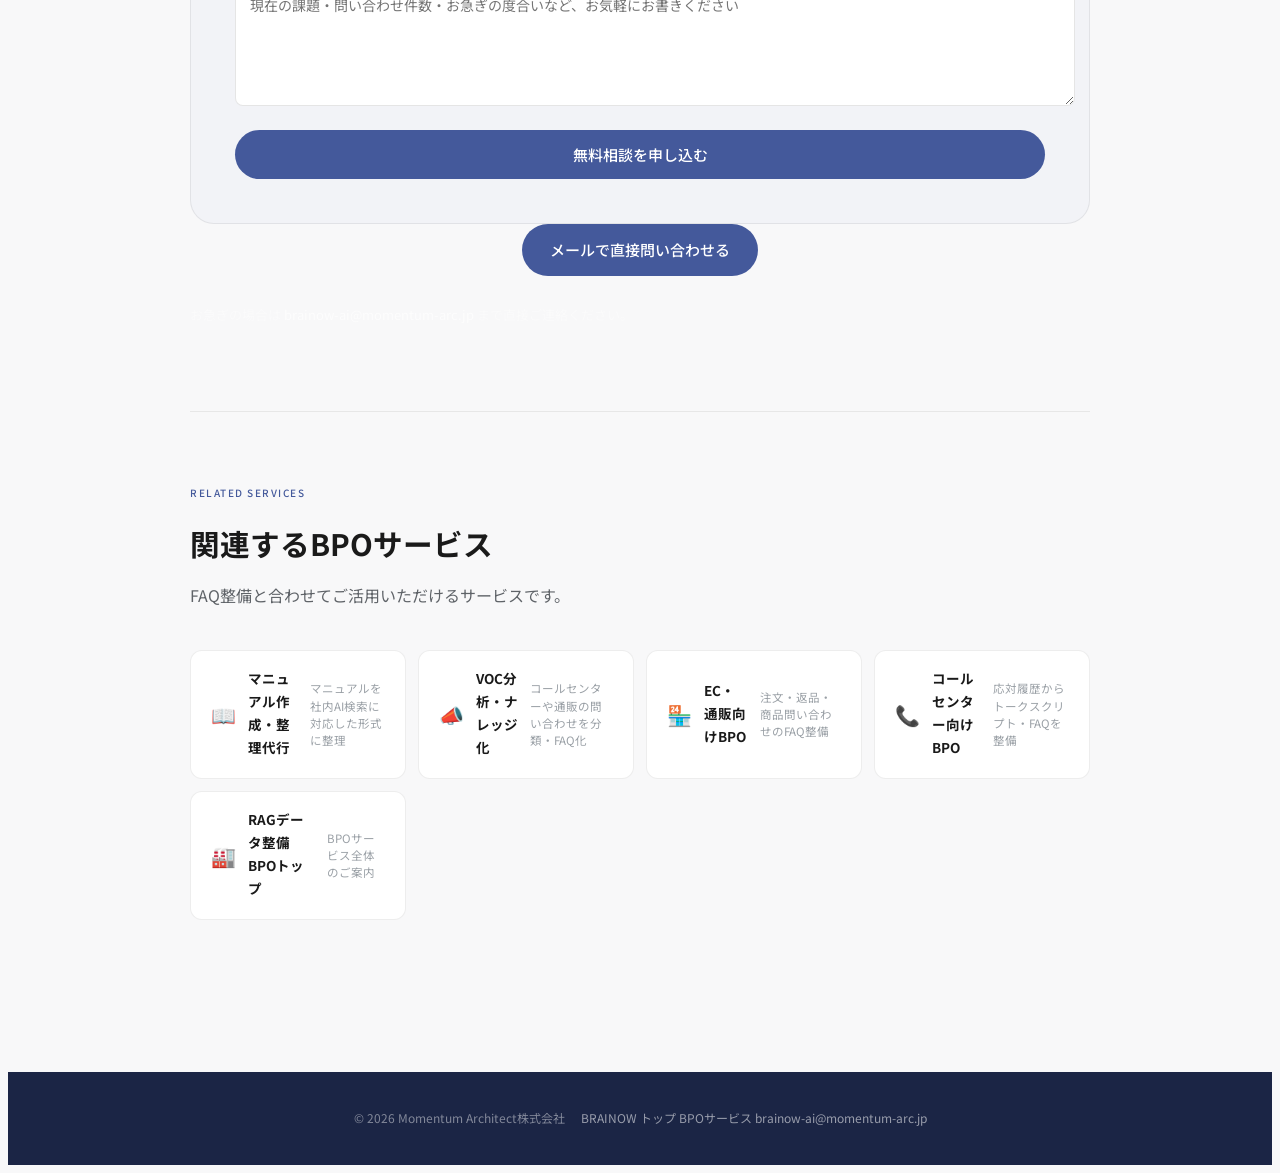
<file: bpo/faq/index.html>
<!DOCTYPE html>
<html lang="ja">
<head>
  <meta charset="UTF-8">
  <meta name="viewport" content="width=device-width, initial-scale=1.0">
  <title>FAQ作成・整備代行｜問い合わせ履歴からナレッジ化｜BRAINOW BPO</title>
  <meta name="description" content="問い合わせ履歴・社内規程・マニュアルを整理し、AIチャットボットや社内AIに投入できるFAQデータを作成します。重複排除・表記統一・Q&A構造化まで一括代行。">
  <meta name="keywords" content="FAQ作成代行,FAQ整備,問い合わせ履歴 ナレッジ化,FAQデータ作成,AI FAQ,BPO,BRAINOW">
  <meta name="robots" content="index, follow">
  <link rel="canonical" href="https://brainow.net/bpo/faq/">

  <!-- OGP -->
  <meta property="og:type" content="website">
  <meta property="og:url" content="https://brainow.net/bpo/faq/">
  <meta property="og:title" content="FAQ作成・整備代行｜問い合わせ履歴からナレッジ化｜BRAINOW BPO">
  <meta property="og:description" content="問い合わせ履歴・社内規程・マニュアルを整理し、AIチャットボットや社内AIに投入できるFAQデータを作成します。重複排除・表記統一・Q&A構造化まで一括代行。">
  <meta property="og:site_name" content="BRAINOW">
  <meta property="og:locale" content="ja_JP">

  <!-- Twitter Card -->
  <meta name="twitter:card" content="summary_large_image">
  <meta name="twitter:title" content="FAQ作成・整備代行｜問い合わせ履歴からナレッジ化｜BRAINOW BPO">
  <meta name="twitter:description" content="問い合わせ履歴・社内規程・マニュアルを整理し、AIチャットボットや社内AIに投入できるFAQデータを作成します。重複排除・表記統一・Q&A構造化まで一括代行。">

  <!-- Google Fonts -->
  <link rel="preconnect" href="https://fonts.googleapis.com">
  <link rel="preconnect" href="https://fonts.gstatic.com" crossorigin>
  <link href="https://fonts.googleapis.com/css2?family=Noto+Sans+JP:wght@400;500;700&display=swap" rel="stylesheet">

  <link rel="stylesheet" href="../bpo.css">

  <!-- JSON-LD -->
  <script type="application/ld+json">
  [
    {
      "@context": "https://schema.org",
      "@type": "FAQPage",
      "mainEntity": [
        {
          "@type": "Question",
          "name": "何件分の問い合わせ履歴から始められますか？",
          "acceptedAnswer": {
            "@type": "Answer",
            "text": "100件程度から対応できます。まずは規模をお知らせください。小規模から試してみることもできます。"
          }
        },
        {
          "@type": "Question",
          "name": "問い合わせ履歴がバラバラな形式ですが大丈夫ですか？",
          "acceptedAnswer": {
            "@type": "Answer",
            "text": "Excel・CSVメール形式・PDFなど複数形式が混在していても対応できます。まず収集・棚卸しから実施します。"
          }
        },
        {
          "@type": "Question",
          "name": "BRAINOWを契約していなくても依頼できますか？",
          "acceptedAnswer": {
            "@type": "Answer",
            "text": "はい、FAQ整備単体でもご依頼いただけます。整備したデータをどのシステムに使うかは問いません。"
          }
        },
        {
          "@type": "Question",
          "name": "古い問い合わせと新しい問い合わせが混在していますが？",
          "acceptedAnswer": {
            "@type": "Answer",
            "text": "日付・更新状況を確認しながら整理します。古い情報は「廃止」としてリストに残し、削除理由も記録します。"
          }
        },
        {
          "@type": "Question",
          "name": "完成したFAQの定期的な更新も依頼できますか？",
          "acceptedAnswer": {
            "@type": "Answer",
            "text": "月次・四半期ごとの定期更新プランをご用意しています。新しい問い合わせが来るたびに反映する継続契約も対応します。"
          }
        }
      ]
    },
    {
      "@context": "https://schema.org",
      "@type": "Organization",
      "name": "BRAINOW",
      "url": "https://brainow.net/",
      "provider": {
        "@type": "Organization",
        "name": "Momentum Architect株式会社"
      },
      "email": "brainow-ai@momentum-arc.jp"
    }
  ]
  </script>
</head>
<body>

  <!-- Nav -->
  <nav class="nav">
    <a href="/" class="nav-logo">BRAINOW <span>BPO</span></a>
    <a href="#contact-form" class="nav-cta">無料相談を申し込む</a>
  </nav>

  <!-- Breadcrumb -->
  <div class="breadcrumb">
    <a href="/">トップ</a>
    <span class="sep">›</span>
    <a href="/bpo/">BPOサービス</a>
    <span class="sep">›</span>
    <span>FAQ作成・整備代行</span>
  </div>

  <!-- Hero -->
  <div class="hero">
    <div class="lp">
      <div class="hero-badge">BRAINOW BPO / FAQ作成・整備代行</div>
      <h1>「問い合わせ履歴」をFAQに整理して、<em>AIが答えられる状態</em>に変える</h1>
      <p class="hero-sub">問い合わせ履歴・マニュアル・社内規程から、担当者がいなくてもAIが正確に回答できるFAQデータを作成します。</p>
      <p class="hero-desc">重複・古い情報・表記ゆれを整理し、質問と回答の粒度を統一。ExcelやCSV形式で納品し、BRAINOWへの登録まで対応します。</p>
      <div class="hero-btns">
        <a href="#contact-form" class="btn-white">無料相談を申し込む</a>
        <a href="/bpo/" class="btn-ghost">サービス一覧を見る</a>
      </div>
      <div class="hero-note">どの形式のデータでも対応可能。まずはサンプル資料を確認します</div>
    </div>
  </div>

  <div class="lp">

    <!-- Target -->
    <div class="section">
      <div class="sl">01 / TARGET</div>
      <h2>こんな課題をお持ちの企業様へ</h2>
      <p class="lead">問い合わせ対応や社内FAQに課題を感じているチームをサポートします。</p>
      <div class="target-grid">
        <div class="target-card">
          <span class="target-icon">🗃️</span>
          <div class="target-body">
            <strong>問い合わせ件数が多く、対応に時間がかかっている</strong>
            <p>カスタマーサポート部門、コールセンター</p>
          </div>
        </div>
        <div class="target-card">
          <span class="target-icon">📋</span>
          <div class="target-body">
            <strong>FAQが古く、社員が毎回担当者に確認している</strong>
            <p>管理部門・人事・総務</p>
          </div>
        </div>
        <div class="target-card">
          <span class="target-icon">🤖</span>
          <div class="target-body">
            <strong>AIチャットボットを導入したいが、FAQデータが整っていない</strong>
            <p>IT・DX推進部門</p>
          </div>
        </div>
        <div class="target-card">
          <span class="target-icon">📞</span>
          <div class="target-body">
            <strong>同じ質問が何度も来て、対応品質にばらつきがある</strong>
            <p>EC・通販のCS担当</p>
          </div>
        </div>
      </div>
    </div>

    <div class="divider"></div>

    <!-- Issues -->
    <div class="section">
      <div class="sl">02 / ISSUES</div>
      <h2>FAQ整備が進まない6つの課題</h2>
      <p class="lead">多くの企業で共通するFAQデータの問題点をまとめました。</p>
      <div class="pain-grid">
        <div class="pain-card">
          <div class="pain-num">ISSUE 01</div>
          <strong>FAQが数年前のまま更新されていない</strong>
          <p>古い情報を参照したAIが誤回答を返すリスクがあります</p>
        </div>
        <div class="pain-card">
          <div class="pain-num">ISSUE 02</div>
          <strong>問い合わせ履歴がExcelやメールに散在している</strong>
          <p>どの質問が多いか、集計・分析できていない状態です</p>
        </div>
        <div class="pain-card">
          <div class="pain-num">ISSUE 03</div>
          <strong>Q&Aの粒度がバラバラ</strong>
          <p>1つの質問に対して5行の回答があれば、1行しかないものもある</p>
        </div>
        <div class="pain-card">
          <div class="pain-num">ISSUE 04</div>
          <strong>重複した内容のFAQが複数存在する</strong>
          <p>AIが複数の似た回答を参照し、精度が落ちます</p>
        </div>
        <div class="pain-card">
          <div class="pain-num">ISSUE 05</div>
          <strong>カテゴリや分類が統一されていない</strong>
          <p>担当者によって登録方法がバラバラになっています</p>
        </div>
        <div class="pain-card">
          <div class="pain-num">ISSUE 06</div>
          <strong>整理する社内リソースがない</strong>
          <p>本来の業務と並行してFAQ整備まで手が回らない状態です</p>
        </div>
      </div>
    </div>

    <div class="divider"></div>

    <!-- Services -->
    <div class="section">
      <div class="sl">03 / PROCESS</div>
      <h2>FAQ作成・整備の作業内容</h2>
      <p class="lead">データ収集から納品まで、4つのステップで対応します。</p>
      <div class="process-steps">
        <div class="pstep">
          <div class="pstep-n">01</div>
          <strong>問い合わせ履歴の収集・分類</strong>
          <p>過去のメール・チャット・コールログを収集し、質問の種類ごとに分類します</p>
          <div class="pstep-eg">例：3,000件の問い合わせを20カテゴリに分類</div>
        </div>
        <div class="pstep">
          <div class="pstep-n">02</div>
          <strong>重複・古い情報の整理</strong>
          <p>同じ内容の質問をまとめ、古い回答や廃止された手順を除去します</p>
          <div class="pstep-eg">例：FAQ候補300件→整理後150件に統合</div>
        </div>
        <div class="pstep">
          <div class="pstep-n">03</div>
          <strong>Q&A構造化・表現統一</strong>
          <p>「質問文」と「回答文」の粒度を統一し、AIが検索しやすい形式に変換します</p>
          <div class="pstep-eg">例：箇条書き回答→1質問1回答形式に変換</div>
        </div>
        <div class="pstep">
          <div class="pstep-n">04</div>
          <strong>カテゴリ・タグ付与と納品</strong>
          <p>問い合わせカテゴリ・キーワードタグを付与してExcel/CSV形式で納品します</p>
          <div class="pstep-eg">例：BRAINOWへの登録用データとして納品</div>
        </div>
      </div>
    </div>

    <div class="divider"></div>

    <!-- Deliverables -->
    <div class="section">
      <div class="sl">04 / DELIVERABLES</div>
      <h2>納品物一覧</h2>
      <p class="lead">整備完了後にお渡しするデータと資料です。</p>
      <div class="deliver-grid">
        <div class="deliver-card">
          <span class="deliver-icon">📊</span>
          <div class="deliver-title">FAQ一覧データ（Excel/CSV）</div>
          <div class="deliver-desc">Q&A・カテゴリ・タグ・更新日を含む整備済みデータ</div>
        </div>
        <div class="deliver-card">
          <span class="deliver-icon">📝</span>
          <div class="deliver-title">問い合わせ分類レポート</div>
          <div class="deliver-desc">どのカテゴリの問い合わせが多いかを集計したレポート</div>
        </div>
        <div class="deliver-card">
          <span class="deliver-icon">🗂️</span>
          <div class="deliver-title">重複・廃止FAQリスト</div>
          <div class="deliver-desc">削除・統合した理由を記録したメンテナンスログ</div>
        </div>
        <div class="deliver-card">
          <span class="deliver-icon">🤖</span>
          <div class="deliver-title">BRAINOW登録用データ</div>
          <div class="deliver-desc">そのままシステムに投入できる形式のデータ（別途ご相談）</div>
        </div>
      </div>
    </div>

    <div class="divider"></div>

    <!-- Flow -->
    <div class="section">
      <div class="sl">05 / FLOW</div>
      <h2>ご依頼から納品までの流れ</h2>
      <p class="lead">ヒアリングから納品まで、5つのステップで進めます。</p>
      <div class="flow-list">
        <div class="flow-item">
          <div class="flow-n">1</div>
          <div>
            <div class="flow-title">ヒアリング・データ確認</div>
            <div class="flow-desc">現在のFAQ状況、問い合わせ量、ご利用のシステムをヒアリングします</div>
            <span class="flow-period">1〜2営業日</span>
          </div>
        </div>
        <div class="flow-item">
          <div class="flow-n">2</div>
          <div>
            <div class="flow-title">サンプル整理・方針確認</div>
            <div class="flow-desc">一部データをサンプル整理し、粒度・分類方針をご確認いただきます</div>
            <span class="flow-period">3〜5営業日</span>
          </div>
        </div>
        <div class="flow-item">
          <div class="flow-n">3</div>
          <div>
            <div class="flow-title">本整理・FAQ作成</div>
            <div class="flow-desc">承認後、全データのFAQ整備を実施します。進捗は週次で共有します</div>
            <span class="flow-period">規模による</span>
          </div>
        </div>
        <div class="flow-item">
          <div class="flow-n">4</div>
          <div>
            <div class="flow-title">品質チェック・修正</div>
            <div class="flow-desc">誤り・抜け漏れ・粒度の乱れをダブルチェックします</div>
            <span class="flow-period">2〜3営業日</span>
          </div>
        </div>
        <div class="flow-item">
          <div class="flow-n">5</div>
          <div>
            <div class="flow-title">納品・登録サポート</div>
            <div class="flow-desc">指定形式で納品。BRAINOWへの登録設定もサポートします</div>
            <span class="flow-period">納品日</span>
          </div>
        </div>
      </div>
    </div>

    <div class="divider"></div>

    <!-- Benefits -->
    <div class="section">
      <div class="sl">06 / BENEFITS</div>
      <h2>FAQ整備で得られる効果</h2>
      <p class="lead">整備されたFAQデータは、組織全体の生産性を底上げします。</p>
      <div class="benefit-grid">
        <div class="benefit-card">
          <span class="benefit-icon">⏱️</span>
          <div class="benefit-title">同じ質問への対応時間を削減</div>
          <div class="benefit-desc">担当者が毎回回答を調べる時間を削減。FAQが整備されれば、AIが代わりに回答します</div>
        </div>
        <div class="benefit-card">
          <span class="benefit-icon">📈</span>
          <div class="benefit-title">AI回答精度が上がる</div>
          <div class="benefit-desc">整備されたFAQデータを投入することで、AIの正答率が大幅に向上します</div>
        </div>
        <div class="benefit-card">
          <span class="benefit-icon">🔄</span>
          <div class="benefit-title">新人教育時間の短縮</div>
          <div class="benefit-desc">よくある質問と回答がFAQとして整備されることで、口頭伝達に頼らない教育が可能になります</div>
        </div>
        <div class="benefit-card">
          <span class="benefit-icon">🔍</span>
          <div class="benefit-title">問い合わせ傾向の把握</div>
          <div class="benefit-desc">分類・集計レポートにより、製品改善や業務改善のヒントを得られます</div>
        </div>
      </div>
    </div>

    <div class="divider"></div>

    <!-- Merits -->
    <div class="section">
      <div class="sl">07 / WHY BRAINOW BPO</div>
      <h2>BRAINOW BPOを選ぶ理由</h2>
      <p class="lead">FAQ整備からAI投入まで、一気通貫で対応できます。</p>
      <div class="merit-grid">
        <div class="merit-card">
          <div class="m-icon">🔗</div>
          <strong>整備したFAQをそのまま投入</strong>
          <p>BPOで整備したFAQデータをBRAINOWに直接投入。別途データ変換の手間がありません</p>
        </div>
        <div class="merit-card">
          <div class="m-icon">🔁</div>
          <strong>継続的な更新にも対応</strong>
          <p>月次でFAQを更新するプランがあります。新しい問い合わせを定期的に取り込み、AIの精度を維持します</p>
        </div>
        <div class="merit-card">
          <div class="m-icon">🛡️</div>
          <strong>NDA締結で安全に</strong>
          <p>問い合わせ履歴は機密情報です。必ずNDA締結の上、安全に取り扱います</p>
        </div>
      </div>
    </div>

    <div class="divider"></div>

    <!-- Pricing -->
    <div class="section">
      <div class="sl">08 / PRICING</div>
      <h2>料金について</h2>
      <p class="lead">作業量・問い合わせ件数・納品形式に応じて個別見積もりします。</p>
      <div class="price-card">
        <div class="price-sub">個別見積もり</div>
        <div class="price-items">
          <div class="price-item">
            <span class="pi-label">対象件数</span>
            <span class="pi-val">100件〜（規模問わず相談可）</span>
          </div>
          <div class="price-item">
            <span class="pi-label">納品形式</span>
            <span class="pi-val">Excel / CSV / BRAINOW登録用データ</span>
          </div>
          <div class="price-item">
            <span class="pi-label">初回ヒアリング</span>
            <span class="pi-val">無料</span>
          </div>
          <div class="price-item">
            <span class="pi-label">NDA締結</span>
            <span class="pi-val">対応可</span>
          </div>
        </div>
        <div class="price-note">まずは対象データの確認から始めます。お気軽にご相談ください。</div>
      </div>
    </div>

    <div class="divider"></div>

    <!-- FAQ -->
    <div class="section">
      <div class="sl">09 / FAQ</div>
      <h2>よくあるご質問</h2>
      <p class="lead">FAQ整備代行に関してよくいただく質問をまとめました。</p>
      <div class="faq-list">
        <div class="faq-item">
          <div class="faq-q"><span class="faq-qb">Q</span>何件分の問い合わせ履歴から始められますか？</div>
          <div class="faq-a">100件程度から対応できます。まずは規模をお知らせください。小規模から試してみることもできます。</div>
        </div>
        <div class="faq-item">
          <div class="faq-q"><span class="faq-qb">Q</span>問い合わせ履歴がバラバラな形式ですが大丈夫ですか？</div>
          <div class="faq-a">Excel・CSVメール形式・PDFなど複数形式が混在していても対応できます。まず収集・棚卸しから実施します。</div>
        </div>
        <div class="faq-item">
          <div class="faq-q"><span class="faq-qb">Q</span>BRAINOWを契約していなくても依頼できますか？</div>
          <div class="faq-a">はい、FAQ整備単体でもご依頼いただけます。整備したデータをどのシステムに使うかは問いません。</div>
        </div>
        <div class="faq-item">
          <div class="faq-q"><span class="faq-qb">Q</span>古い問い合わせと新しい問い合わせが混在していますが？</div>
          <div class="faq-a">日付・更新状況を確認しながら整理します。古い情報は「廃止」としてリストに残し、削除理由も記録します。</div>
        </div>
        <div class="faq-item">
          <div class="faq-q"><span class="faq-qb">Q</span>完成したFAQの定期的な更新も依頼できますか？</div>
          <div class="faq-a">月次・四半期ごとの定期更新プランをご用意しています。新しい問い合わせが来るたびに反映する継続契約も対応します。</div>
        </div>
      </div>
    </div>

    <div class="divider"></div>

    <!-- CTA -->
    <div class="section" id="contact-form">
      <div class="cta-block">
        <div class="cta-label">無料相談受付中</div>
        <h2>自社のFAQデータがAI活用できる状態かどうか、無料で確認します</h2>
        <p>現在お持ちの問い合わせ履歴・既存FAQ・マニュアルを確認し、どのような整理が必要かをご案内します。</p>
        <ul class="cta-reassure">
          <li>✦ 初回ヒアリング無料</li>
          <li>✦ サンプル整理後に判断OK</li>
          <li>✦ NDA締結対応</li>
          <li>✦ 件数問わず相談可</li>
        </ul>
      </div>

      <!-- Form -->
      <div class="form-wrap">
        <form id="page-form" action="https://formspree.io/f/xbdvlnkn" method="POST">
          <input type="hidden" name="_subject" value="【BRAINOW BPO】FAQ整備のお問い合わせ">
          <input type="hidden" name="種別" value="FAQ作成・整備代行">
          <div class="form-grid">
            <div class="form-group full">
              <label>会社名 <span class="req">必須</span></label>
              <input type="text" name="company" required placeholder="例：株式会社サンプル">
            </div>
            <div class="form-group full">
              <label>お名前 <span class="req">必須</span></label>
              <input type="text" name="name" required placeholder="例：山田 太郎">
            </div>
            <div class="form-group full">
              <label>メールアドレス <span class="req">必須</span></label>
              <input type="email" name="email" required placeholder="例：yamada@example.com">
            </div>
            <div class="form-group full">
              <label>電話番号 <span class="opt">任意</span></label>
              <input type="tel" name="phone" placeholder="例：03-1234-5678">
            </div>
            <div class="form-group full">
              <label>対象データの種類 <span class="opt">任意</span></label>
              <select name="data_type">
                <option value="">選択してください</option>
                <option value="問い合わせ履歴（メール）">問い合わせ履歴（メール）</option>
                <option value="問い合わせ履歴（チャット）">問い合わせ履歴（チャット）</option>
                <option value="既存FAQデータ">既存FAQデータ</option>
                <option value="コールセンターログ">コールセンターログ</option>
                <option value="その他">その他</option>
              </select>
            </div>
            <div class="form-group full">
              <label>お問い合わせ内容 <span class="opt">任意</span></label>
              <textarea name="message" rows="5" placeholder="現在の課題・問い合わせ件数・お急ぎの度合いなど、お気軽にお書きください"></textarea>
            </div>
          </div>
          <button type="submit" class="form-submit">無料相談を申し込む</button>
          <div class="success-msg" style="display:none;">
            <div class="s-icon">✓</div>
            <p>送信が完了しました。担当者より1〜2営業日以内にご連絡します。</p>
          </div>
        </form>
      </div>

      <div class="cta-btns">
        <a href="mailto:brainow-ai@momentum-arc.jp" class="btn-base">メールで直接問い合わせる</a>
      </div>
      <p class="cta-contact">お急ぎの場合は <a href="mailto:brainow-ai@momentum-arc.jp">brainow-ai@momentum-arc.jp</a> まで直接ご連絡ください。</p>
    </div>

    <div class="divider"></div>

    <!-- Related -->
    <div class="section">
      <div class="sl">RELATED SERVICES</div>
      <h2>関連するBPOサービス</h2>
      <p class="lead">FAQ整備と合わせてご活用いただけるサービスです。</p>
      <div class="related-grid">
        <a href="../manual/" class="related-card">
          <span class="rc-icon">📖</span>
          <div class="rc-title">マニュアル作成・整理代行</div>
          <div class="rc-desc">マニュアルを社内AI検索に対応した形式に整理</div>
        </a>
        <a href="../voc/" class="related-card">
          <span class="rc-icon">📣</span>
          <div class="rc-title">VOC分析・ナレッジ化</div>
          <div class="rc-desc">コールセンターや通販の問い合わせを分類・FAQ化</div>
        </a>
        <a href="../ec/" class="related-card">
          <span class="rc-icon">🏪</span>
          <div class="rc-title">EC・通販向けBPO</div>
          <div class="rc-desc">注文・返品・商品問い合わせのFAQ整備</div>
        </a>
        <a href="../callcenter/" class="related-card">
          <span class="rc-icon">📞</span>
          <div class="rc-title">コールセンター向けBPO</div>
          <div class="rc-desc">応対履歴からトークスクリプト・FAQを整備</div>
        </a>
        <a href="../" class="related-card">
          <span class="rc-icon">🏭</span>
          <div class="rc-title">RAGデータ整備BPOトップ</div>
          <div class="rc-desc">BPOサービス全体のご案内</div>
        </a>
      </div>
    </div>

  </div><!-- /.lp -->

  <!-- Footer -->
  <footer class="footer">
    <p>© 2026 Momentum Architect株式会社</p>
    <nav>
      <a href="/">BRAINOW トップ</a>
      <a href="/bpo/">BPOサービス</a>
      <a href="mailto:brainow-ai@momentum-arc.jp">brainow-ai@momentum-arc.jp</a>
    </nav>
  </footer>

  <script>
    const form = document.getElementById('page-form');
    const successMsg = form.querySelector('.success-msg');
    const submitBtn = form.querySelector('.form-submit');

    form.addEventListener('submit', async function(e) {
      e.preventDefault();
      submitBtn.disabled = true;
      submitBtn.textContent = '送信中...';

      try {
        const response = await fetch(form.action, {
          method: 'POST',
          body: new FormData(form),
          headers: { 'Accept': 'application/json' }
        });

        if (response.ok) {
          form.querySelector('.form-grid').style.display = 'none';
          submitBtn.style.display = 'none';
          successMsg.style.display = 'block';
        } else {
          submitBtn.disabled = false;
          submitBtn.textContent = '無料相談を申し込む';
          alert('送信に失敗しました。しばらく経ってから再度お試しください。');
        }
      } catch (err) {
        submitBtn.disabled = false;
        submitBtn.textContent = '無料相談を申し込む';
        alert('送信に失敗しました。しばらく経ってから再度お試しください。');
      }
    });
  </script>

</body>
</html>
</file>
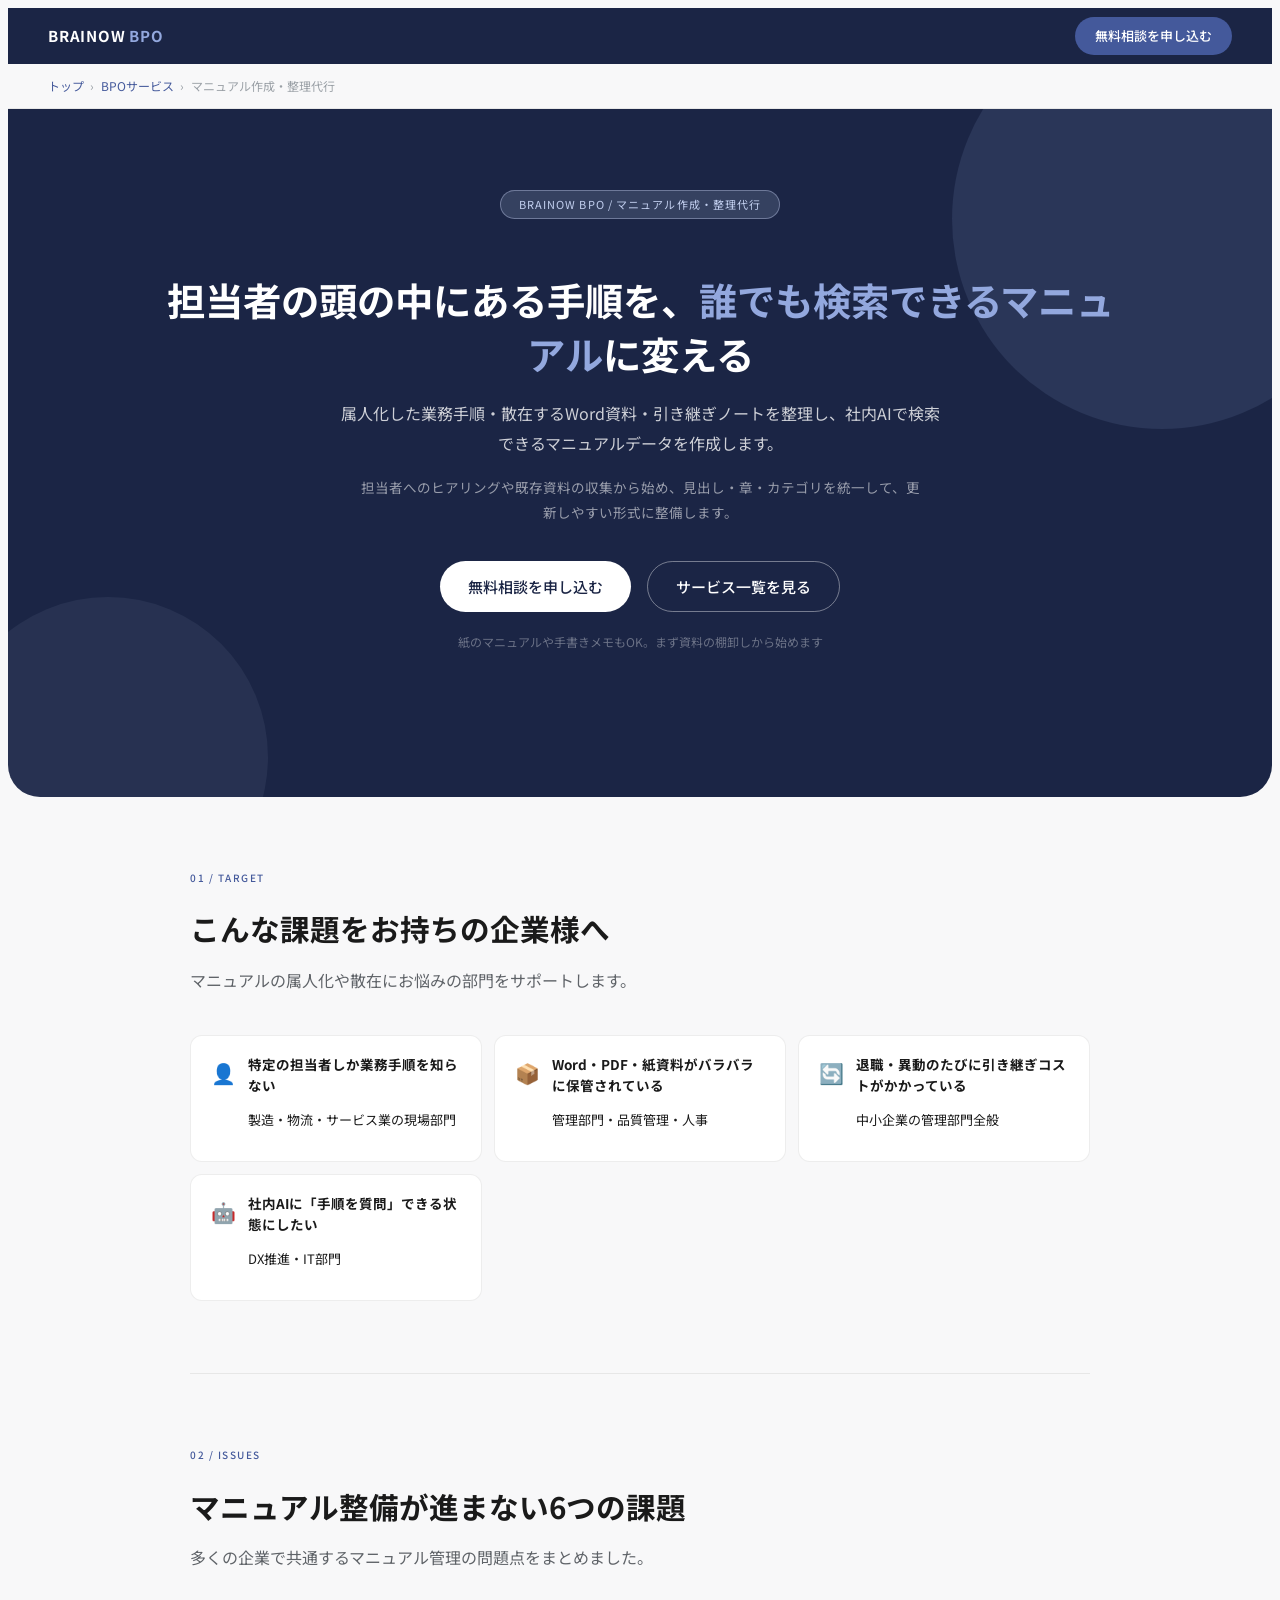
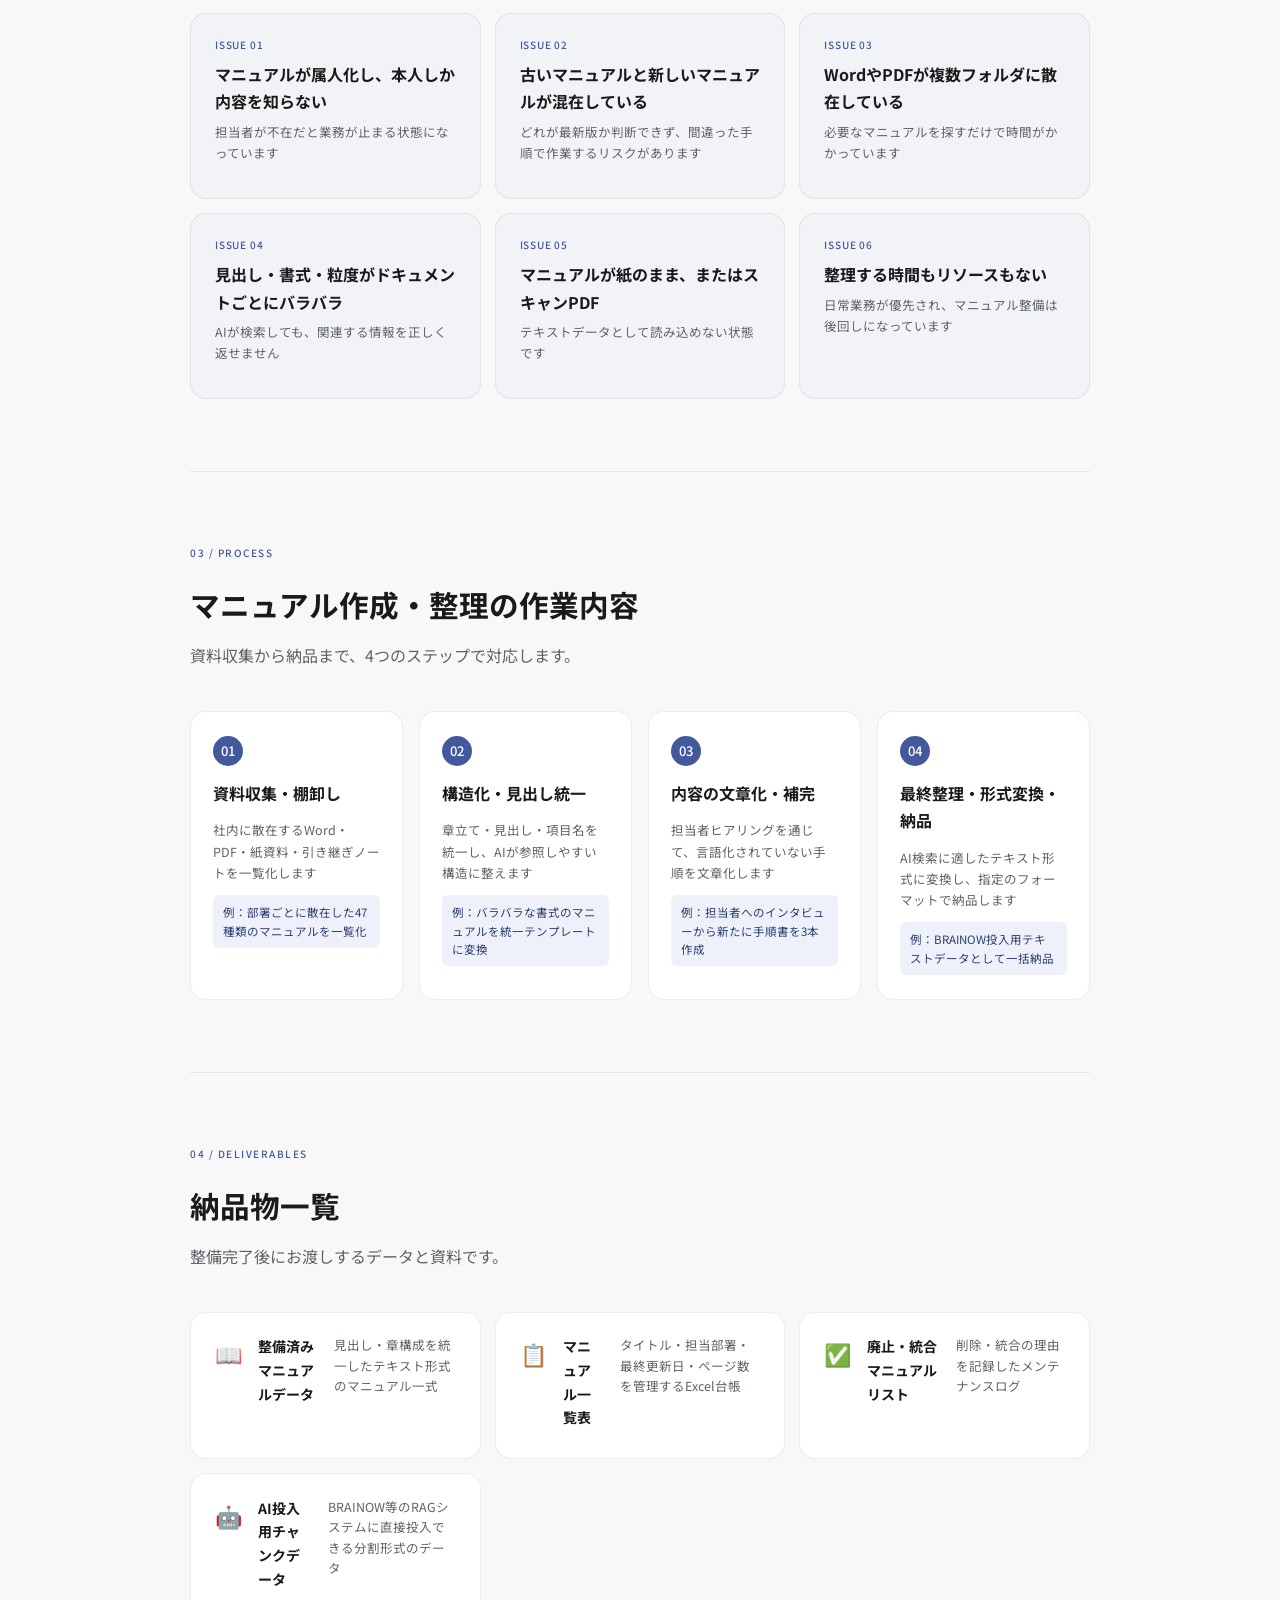
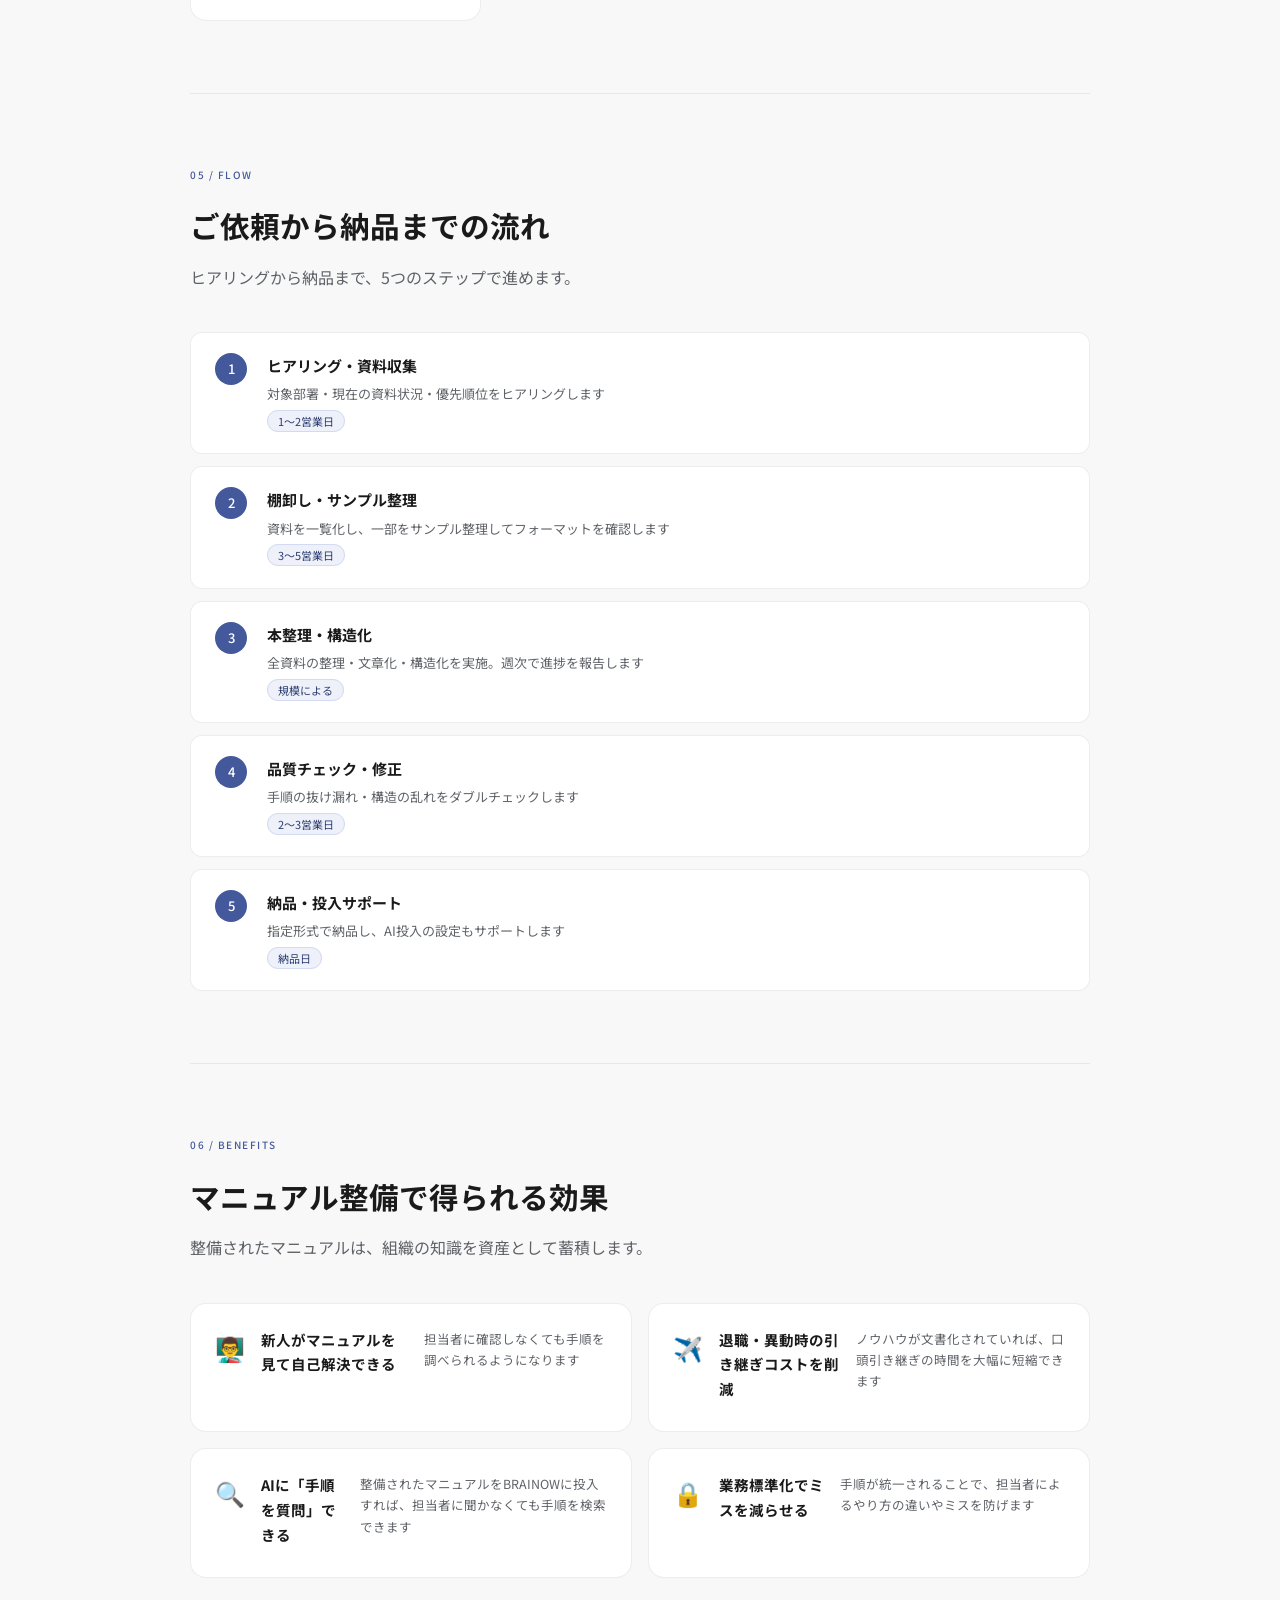
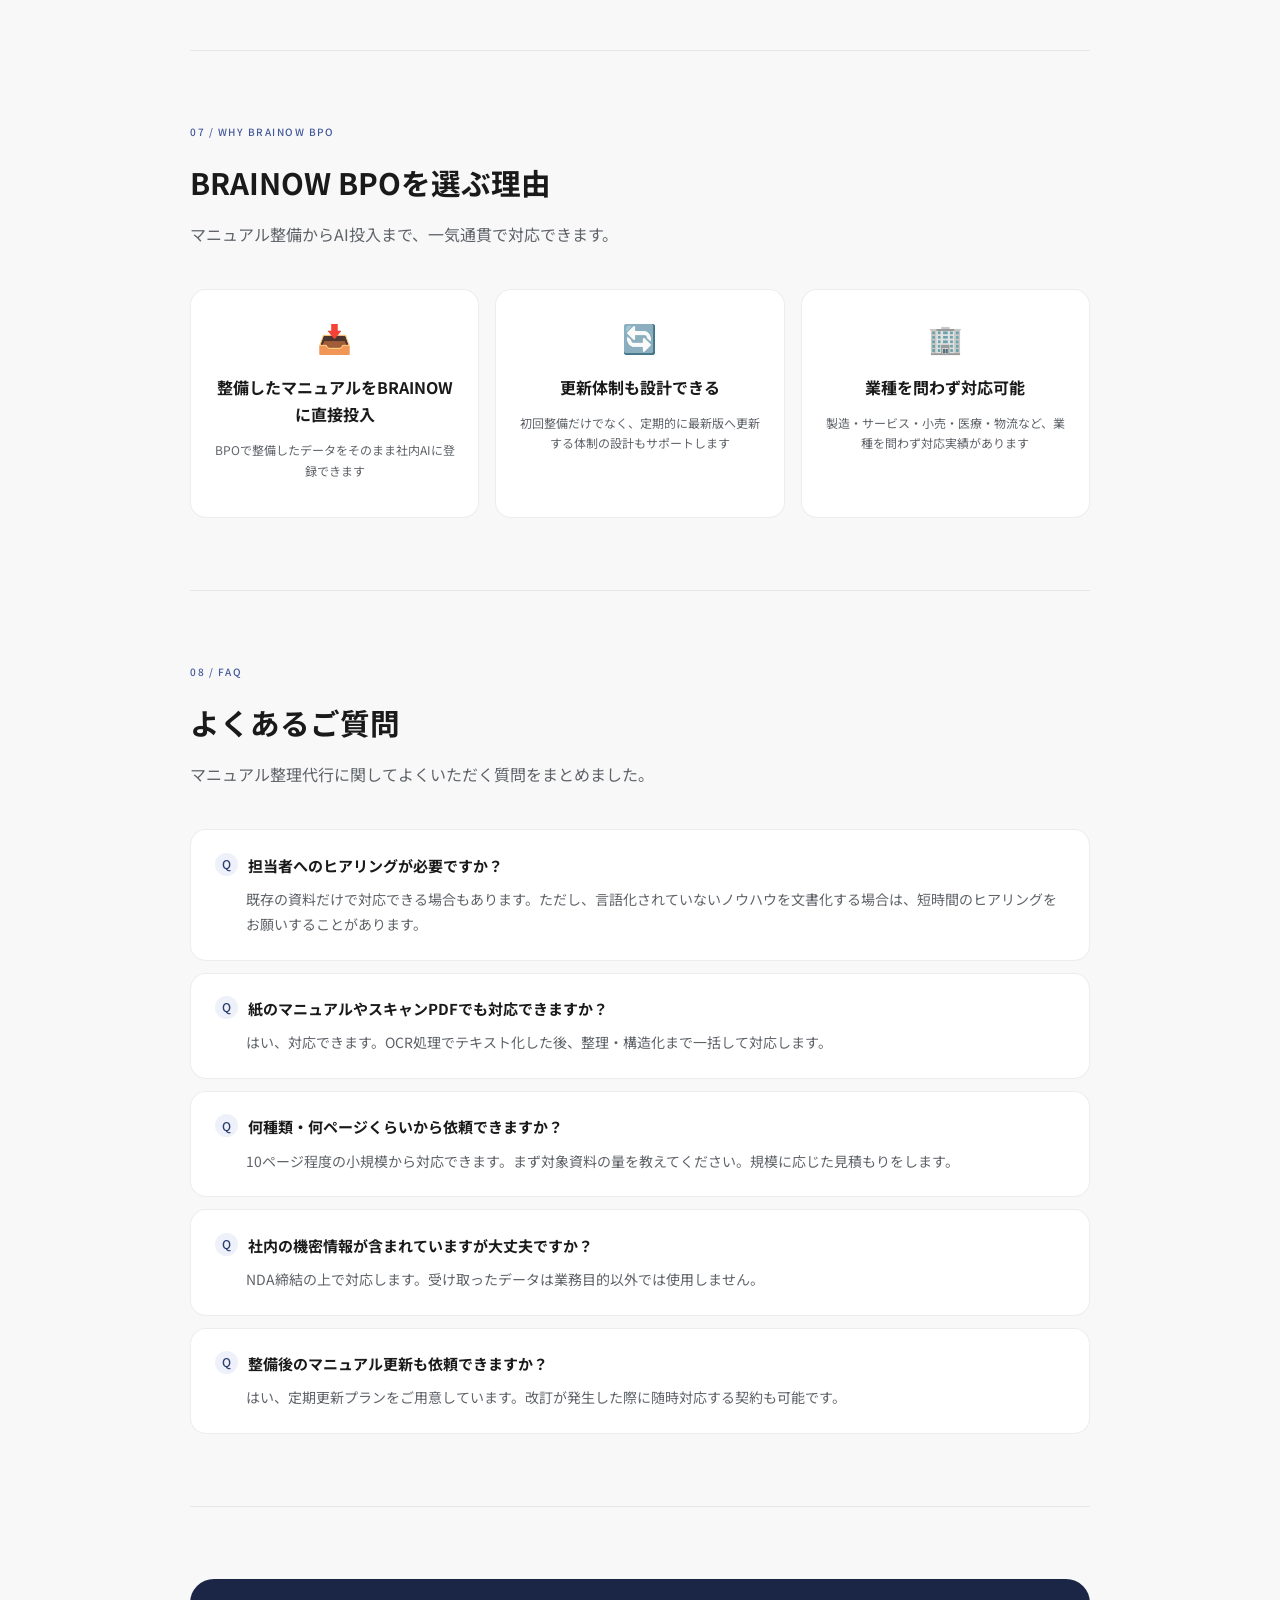
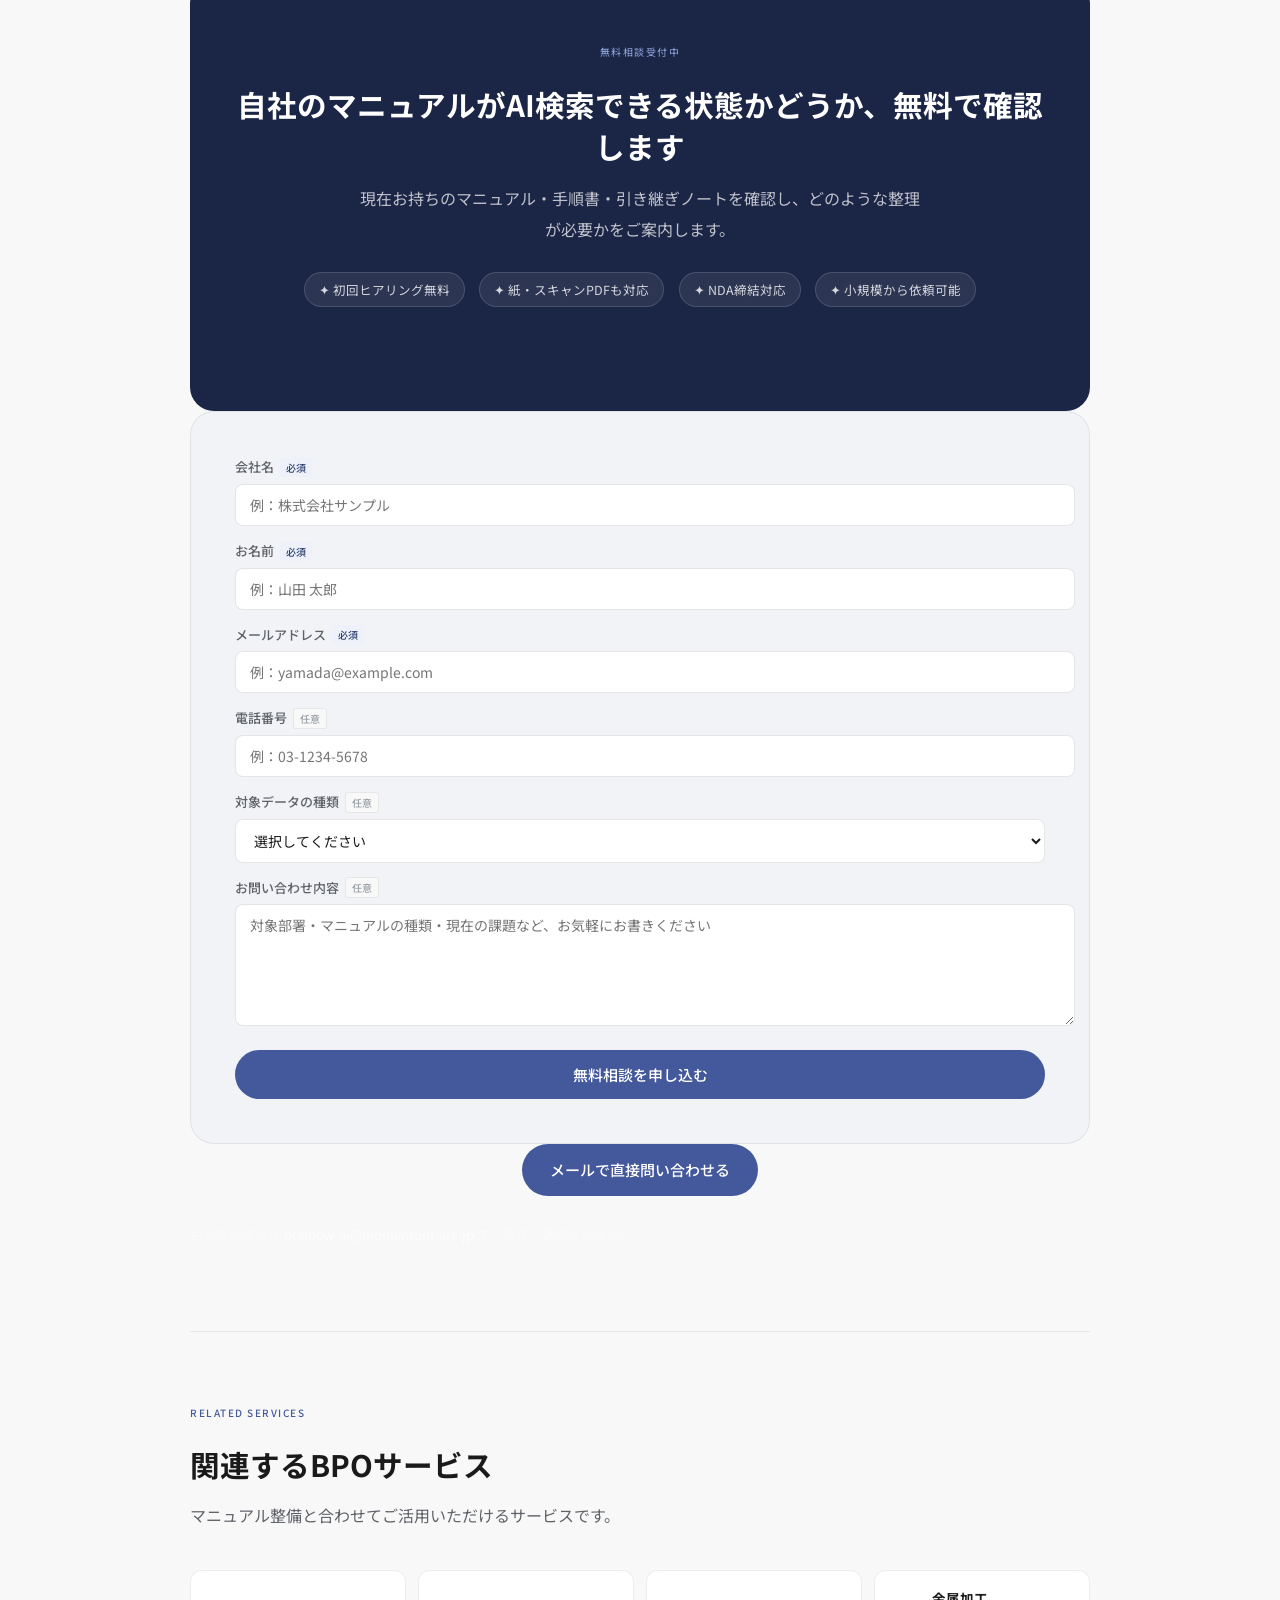
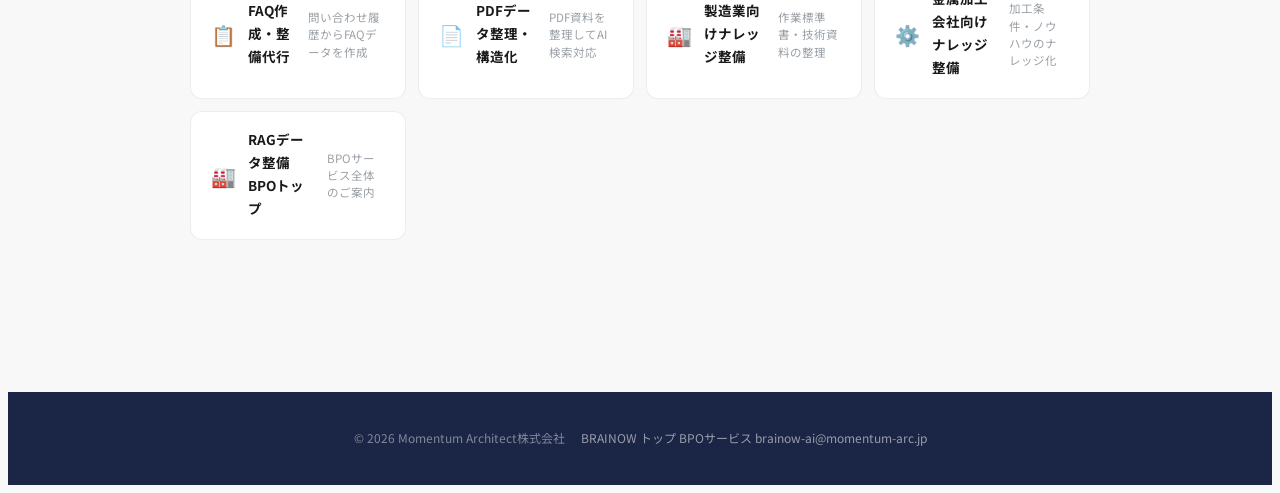
<file: bpo/manual/index.html>
<!DOCTYPE html>
<html lang="ja">
<head>
  <meta charset="UTF-8">
  <meta name="viewport" content="width=device-width, initial-scale=1.0">
  <title>マニュアル作成・整理代行｜手順書の属人化解消とAI検索対応｜BRAINOW BPO</title>
  <meta name="description" content="属人化した業務手順書・作業マニュアルを収集・整理・文章化。Word/PDF/紙資料を社内AIで検索できる構造化データに変換します。">
  <meta name="keywords" content="マニュアル作成代行,手順書整理,業務マニュアル ナレッジ化,属人化解消,AI検索対応,BPO,BRAINOW">
  <meta name="robots" content="index, follow">
  <link rel="canonical" href="https://brainow.net/bpo/manual/">

  <!-- OGP -->
  <meta property="og:type" content="website">
  <meta property="og:url" content="https://brainow.net/bpo/manual/">
  <meta property="og:title" content="マニュアル作成・整理代行｜手順書の属人化解消とAI検索対応｜BRAINOW BPO">
  <meta property="og:description" content="属人化した業務手順書・作業マニュアルを収集・整理・文章化。Word/PDF/紙資料を社内AIで検索できる構造化データに変換します。">
  <meta property="og:site_name" content="BRAINOW">
  <meta property="og:locale" content="ja_JP">

  <!-- Twitter Card -->
  <meta name="twitter:card" content="summary_large_image">
  <meta name="twitter:title" content="マニュアル作成・整理代行｜手順書の属人化解消とAI検索対応｜BRAINOW BPO">
  <meta name="twitter:description" content="属人化した業務手順書・作業マニュアルを収集・整理・文章化。Word/PDF/紙資料を社内AIで検索できる構造化データに変換します。">

  <!-- Google Fonts -->
  <link rel="preconnect" href="https://fonts.googleapis.com">
  <link rel="preconnect" href="https://fonts.gstatic.com" crossorigin>
  <link href="https://fonts.googleapis.com/css2?family=Noto+Sans+JP:wght@400;500;700&display=swap" rel="stylesheet">

  <link rel="stylesheet" href="../bpo.css">

  <!-- JSON-LD -->
  <script type="application/ld+json">
  [
    {
      "@context": "https://schema.org",
      "@type": "FAQPage",
      "mainEntity": [
        {
          "@type": "Question",
          "name": "担当者へのヒアリングが必要ですか？",
          "acceptedAnswer": {
            "@type": "Answer",
            "text": "既存の資料だけで対応できる場合もあります。ただし、言語化されていないノウハウを文書化する場合は、短時間のヒアリングをお願いすることがあります。"
          }
        },
        {
          "@type": "Question",
          "name": "紙のマニュアルやスキャンPDFでも対応できますか？",
          "acceptedAnswer": {
            "@type": "Answer",
            "text": "はい、対応できます。OCR処理でテキスト化した後、整理・構造化まで一括して対応します。"
          }
        },
        {
          "@type": "Question",
          "name": "何種類・何ページくらいから依頼できますか？",
          "acceptedAnswer": {
            "@type": "Answer",
            "text": "10ページ程度の小規模から対応できます。まず対象資料の量を教えてください。規模に応じた見積もりをします。"
          }
        },
        {
          "@type": "Question",
          "name": "社内の機密情報が含まれていますが大丈夫ですか？",
          "acceptedAnswer": {
            "@type": "Answer",
            "text": "NDA締結の上で対応します。受け取ったデータは業務目的以外では使用しません。"
          }
        },
        {
          "@type": "Question",
          "name": "整備後のマニュアル更新も依頼できますか？",
          "acceptedAnswer": {
            "@type": "Answer",
            "text": "はい、定期更新プランをご用意しています。改訂が発生した際に随時対応する契約も可能です。"
          }
        }
      ]
    },
    {
      "@context": "https://schema.org",
      "@type": "Organization",
      "name": "BRAINOW",
      "url": "https://brainow.net/",
      "provider": {
        "@type": "Organization",
        "name": "Momentum Architect株式会社"
      },
      "email": "brainow-ai@momentum-arc.jp"
    }
  ]
  </script>
</head>
<body>

  <!-- Nav -->
  <nav class="nav">
    <a href="/" class="nav-logo">BRAINOW <span>BPO</span></a>
    <a href="#contact-form" class="nav-cta">無料相談を申し込む</a>
  </nav>

  <!-- Breadcrumb -->
  <div class="breadcrumb">
    <a href="/">トップ</a>
    <span class="sep">›</span>
    <a href="/bpo/">BPOサービス</a>
    <span class="sep">›</span>
    <span>マニュアル作成・整理代行</span>
  </div>

  <!-- Hero -->
  <div class="hero">
    <div class="lp">
      <div class="hero-badge">BRAINOW BPO / マニュアル作成・整理代行</div>
      <h1>担当者の頭の中にある手順を、<em>誰でも検索できるマニュアル</em>に変える</h1>
      <p class="hero-sub">属人化した業務手順・散在するWord資料・引き継ぎノートを整理し、社内AIで検索できるマニュアルデータを作成します。</p>
      <p class="hero-desc">担当者へのヒアリングや既存資料の収集から始め、見出し・章・カテゴリを統一して、更新しやすい形式に整備します。</p>
      <div class="hero-btns">
        <a href="#contact-form" class="btn-white">無料相談を申し込む</a>
        <a href="/bpo/" class="btn-ghost">サービス一覧を見る</a>
      </div>
      <div class="hero-note">紙のマニュアルや手書きメモもOK。まず資料の棚卸しから始めます</div>
    </div>
  </div>

  <div class="lp">

    <!-- Target -->
    <div class="section">
      <div class="sl">01 / TARGET</div>
      <h2>こんな課題をお持ちの企業様へ</h2>
      <p class="lead">マニュアルの属人化や散在にお悩みの部門をサポートします。</p>
      <div class="target-grid">
        <div class="target-card">
          <span class="target-icon">👤</span>
          <div class="target-body">
            <strong>特定の担当者しか業務手順を知らない</strong>
            <p>製造・物流・サービス業の現場部門</p>
          </div>
        </div>
        <div class="target-card">
          <span class="target-icon">📦</span>
          <div class="target-body">
            <strong>Word・PDF・紙資料がバラバラに保管されている</strong>
            <p>管理部門・品質管理・人事</p>
          </div>
        </div>
        <div class="target-card">
          <span class="target-icon">🔄</span>
          <div class="target-body">
            <strong>退職・異動のたびに引き継ぎコストがかかっている</strong>
            <p>中小企業の管理部門全般</p>
          </div>
        </div>
        <div class="target-card">
          <span class="target-icon">🤖</span>
          <div class="target-body">
            <strong>社内AIに「手順を質問」できる状態にしたい</strong>
            <p>DX推進・IT部門</p>
          </div>
        </div>
      </div>
    </div>

    <div class="divider"></div>

    <!-- Issues -->
    <div class="section">
      <div class="sl">02 / ISSUES</div>
      <h2>マニュアル整備が進まない6つの課題</h2>
      <p class="lead">多くの企業で共通するマニュアル管理の問題点をまとめました。</p>
      <div class="pain-grid">
        <div class="pain-card">
          <div class="pain-num">ISSUE 01</div>
          <strong>マニュアルが属人化し、本人しか内容を知らない</strong>
          <p>担当者が不在だと業務が止まる状態になっています</p>
        </div>
        <div class="pain-card">
          <div class="pain-num">ISSUE 02</div>
          <strong>古いマニュアルと新しいマニュアルが混在している</strong>
          <p>どれが最新版か判断できず、間違った手順で作業するリスクがあります</p>
        </div>
        <div class="pain-card">
          <div class="pain-num">ISSUE 03</div>
          <strong>WordやPDFが複数フォルダに散在している</strong>
          <p>必要なマニュアルを探すだけで時間がかかっています</p>
        </div>
        <div class="pain-card">
          <div class="pain-num">ISSUE 04</div>
          <strong>見出し・書式・粒度がドキュメントごとにバラバラ</strong>
          <p>AIが検索しても、関連する情報を正しく返せません</p>
        </div>
        <div class="pain-card">
          <div class="pain-num">ISSUE 05</div>
          <strong>マニュアルが紙のまま、またはスキャンPDF</strong>
          <p>テキストデータとして読み込めない状態です</p>
        </div>
        <div class="pain-card">
          <div class="pain-num">ISSUE 06</div>
          <strong>整理する時間もリソースもない</strong>
          <p>日常業務が優先され、マニュアル整備は後回しになっています</p>
        </div>
      </div>
    </div>

    <div class="divider"></div>

    <!-- Services -->
    <div class="section">
      <div class="sl">03 / PROCESS</div>
      <h2>マニュアル作成・整理の作業内容</h2>
      <p class="lead">資料収集から納品まで、4つのステップで対応します。</p>
      <div class="process-steps">
        <div class="pstep">
          <div class="pstep-n">01</div>
          <strong>資料収集・棚卸し</strong>
          <p>社内に散在するWord・PDF・紙資料・引き継ぎノートを一覧化します</p>
          <div class="pstep-eg">例：部署ごとに散在した47種類のマニュアルを一覧化</div>
        </div>
        <div class="pstep">
          <div class="pstep-n">02</div>
          <strong>構造化・見出し統一</strong>
          <p>章立て・見出し・項目名を統一し、AIが参照しやすい構造に整えます</p>
          <div class="pstep-eg">例：バラバラな書式のマニュアルを統一テンプレートに変換</div>
        </div>
        <div class="pstep">
          <div class="pstep-n">03</div>
          <strong>内容の文章化・補完</strong>
          <p>担当者ヒアリングを通じて、言語化されていない手順を文章化します</p>
          <div class="pstep-eg">例：担当者へのインタビューから新たに手順書を3本作成</div>
        </div>
        <div class="pstep">
          <div class="pstep-n">04</div>
          <strong>最終整理・形式変換・納品</strong>
          <p>AI検索に適したテキスト形式に変換し、指定のフォーマットで納品します</p>
          <div class="pstep-eg">例：BRAINOW投入用テキストデータとして一括納品</div>
        </div>
      </div>
    </div>

    <div class="divider"></div>

    <!-- Deliverables -->
    <div class="section">
      <div class="sl">04 / DELIVERABLES</div>
      <h2>納品物一覧</h2>
      <p class="lead">整備完了後にお渡しするデータと資料です。</p>
      <div class="deliver-grid">
        <div class="deliver-card">
          <span class="deliver-icon">📖</span>
          <div class="deliver-title">整備済みマニュアルデータ</div>
          <div class="deliver-desc">見出し・章構成を統一したテキスト形式のマニュアル一式</div>
        </div>
        <div class="deliver-card">
          <span class="deliver-icon">📋</span>
          <div class="deliver-title">マニュアル一覧表</div>
          <div class="deliver-desc">タイトル・担当部署・最終更新日・ページ数を管理するExcel台帳</div>
        </div>
        <div class="deliver-card">
          <span class="deliver-icon">✅</span>
          <div class="deliver-title">廃止・統合マニュアルリスト</div>
          <div class="deliver-desc">削除・統合の理由を記録したメンテナンスログ</div>
        </div>
        <div class="deliver-card">
          <span class="deliver-icon">🤖</span>
          <div class="deliver-title">AI投入用チャンクデータ</div>
          <div class="deliver-desc">BRAINOW等のRAGシステムに直接投入できる分割形式のデータ</div>
        </div>
      </div>
    </div>

    <div class="divider"></div>

    <!-- Flow -->
    <div class="section">
      <div class="sl">05 / FLOW</div>
      <h2>ご依頼から納品までの流れ</h2>
      <p class="lead">ヒアリングから納品まで、5つのステップで進めます。</p>
      <div class="flow-list">
        <div class="flow-item">
          <div class="flow-n">1</div>
          <div>
            <div class="flow-title">ヒアリング・資料収集</div>
            <div class="flow-desc">対象部署・現在の資料状況・優先順位をヒアリングします</div>
            <span class="flow-period">1〜2営業日</span>
          </div>
        </div>
        <div class="flow-item">
          <div class="flow-n">2</div>
          <div>
            <div class="flow-title">棚卸し・サンプル整理</div>
            <div class="flow-desc">資料を一覧化し、一部をサンプル整理してフォーマットを確認します</div>
            <span class="flow-period">3〜5営業日</span>
          </div>
        </div>
        <div class="flow-item">
          <div class="flow-n">3</div>
          <div>
            <div class="flow-title">本整理・構造化</div>
            <div class="flow-desc">全資料の整理・文章化・構造化を実施。週次で進捗を報告します</div>
            <span class="flow-period">規模による</span>
          </div>
        </div>
        <div class="flow-item">
          <div class="flow-n">4</div>
          <div>
            <div class="flow-title">品質チェック・修正</div>
            <div class="flow-desc">手順の抜け漏れ・構造の乱れをダブルチェックします</div>
            <span class="flow-period">2〜3営業日</span>
          </div>
        </div>
        <div class="flow-item">
          <div class="flow-n">5</div>
          <div>
            <div class="flow-title">納品・投入サポート</div>
            <div class="flow-desc">指定形式で納品し、AI投入の設定もサポートします</div>
            <span class="flow-period">納品日</span>
          </div>
        </div>
      </div>
    </div>

    <div class="divider"></div>

    <!-- Benefits -->
    <div class="section">
      <div class="sl">06 / BENEFITS</div>
      <h2>マニュアル整備で得られる効果</h2>
      <p class="lead">整備されたマニュアルは、組織の知識を資産として蓄積します。</p>
      <div class="benefit-grid">
        <div class="benefit-card">
          <span class="benefit-icon">👨‍🏫</span>
          <div class="benefit-title">新人がマニュアルを見て自己解決できる</div>
          <div class="benefit-desc">担当者に確認しなくても手順を調べられるようになります</div>
        </div>
        <div class="benefit-card">
          <span class="benefit-icon">✈️</span>
          <div class="benefit-title">退職・異動時の引き継ぎコストを削減</div>
          <div class="benefit-desc">ノウハウが文書化されていれば、口頭引き継ぎの時間を大幅に短縮できます</div>
        </div>
        <div class="benefit-card">
          <span class="benefit-icon">🔍</span>
          <div class="benefit-title">AIに「手順を質問」できる</div>
          <div class="benefit-desc">整備されたマニュアルをBRAINOWに投入すれば、担当者に聞かなくても手順を検索できます</div>
        </div>
        <div class="benefit-card">
          <span class="benefit-icon">🔒</span>
          <div class="benefit-title">業務標準化でミスを減らせる</div>
          <div class="benefit-desc">手順が統一されることで、担当者によるやり方の違いやミスを防げます</div>
        </div>
      </div>
    </div>

    <div class="divider"></div>

    <!-- Merits -->
    <div class="section">
      <div class="sl">07 / WHY BRAINOW BPO</div>
      <h2>BRAINOW BPOを選ぶ理由</h2>
      <p class="lead">マニュアル整備からAI投入まで、一気通貫で対応できます。</p>
      <div class="merit-grid">
        <div class="merit-card">
          <div class="m-icon">📥</div>
          <strong>整備したマニュアルをBRAINOWに直接投入</strong>
          <p>BPOで整備したデータをそのまま社内AIに登録できます</p>
        </div>
        <div class="merit-card">
          <div class="m-icon">🔄</div>
          <strong>更新体制も設計できる</strong>
          <p>初回整備だけでなく、定期的に最新版へ更新する体制の設計もサポートします</p>
        </div>
        <div class="merit-card">
          <div class="m-icon">🏢</div>
          <strong>業種を問わず対応可能</strong>
          <p>製造・サービス・小売・医療・物流など、業種を問わず対応実績があります</p>
        </div>
      </div>
    </div>

    <div class="divider"></div>

    <!-- FAQ -->
    <div class="section">
      <div class="sl">08 / FAQ</div>
      <h2>よくあるご質問</h2>
      <p class="lead">マニュアル整理代行に関してよくいただく質問をまとめました。</p>
      <div class="faq-list">
        <div class="faq-item">
          <div class="faq-q"><span class="faq-qb">Q</span>担当者へのヒアリングが必要ですか？</div>
          <div class="faq-a">既存の資料だけで対応できる場合もあります。ただし、言語化されていないノウハウを文書化する場合は、短時間のヒアリングをお願いすることがあります。</div>
        </div>
        <div class="faq-item">
          <div class="faq-q"><span class="faq-qb">Q</span>紙のマニュアルやスキャンPDFでも対応できますか？</div>
          <div class="faq-a">はい、対応できます。OCR処理でテキスト化した後、整理・構造化まで一括して対応します。</div>
        </div>
        <div class="faq-item">
          <div class="faq-q"><span class="faq-qb">Q</span>何種類・何ページくらいから依頼できますか？</div>
          <div class="faq-a">10ページ程度の小規模から対応できます。まず対象資料の量を教えてください。規模に応じた見積もりをします。</div>
        </div>
        <div class="faq-item">
          <div class="faq-q"><span class="faq-qb">Q</span>社内の機密情報が含まれていますが大丈夫ですか？</div>
          <div class="faq-a">NDA締結の上で対応します。受け取ったデータは業務目的以外では使用しません。</div>
        </div>
        <div class="faq-item">
          <div class="faq-q"><span class="faq-qb">Q</span>整備後のマニュアル更新も依頼できますか？</div>
          <div class="faq-a">はい、定期更新プランをご用意しています。改訂が発生した際に随時対応する契約も可能です。</div>
        </div>
      </div>
    </div>

    <div class="divider"></div>

    <!-- CTA + Form -->
    <div class="section" id="contact-form">
      <div class="cta-block">
        <div class="cta-label">無料相談受付中</div>
        <h2>自社のマニュアルがAI検索できる状態かどうか、無料で確認します</h2>
        <p>現在お持ちのマニュアル・手順書・引き継ぎノートを確認し、どのような整理が必要かをご案内します。</p>
        <ul class="cta-reassure">
          <li>✦ 初回ヒアリング無料</li>
          <li>✦ 紙・スキャンPDFも対応</li>
          <li>✦ NDA締結対応</li>
          <li>✦ 小規模から依頼可能</li>
        </ul>
      </div>

      <!-- Form -->
      <div class="form-wrap">
        <form id="page-form" action="https://formspree.io/f/xbdvlnkn" method="POST">
          <input type="hidden" name="_subject" value="【BRAINOW BPO】マニュアル整理のお問い合わせ">
          <input type="hidden" name="種別" value="マニュアル作成・整理代行">
          <div class="form-grid">
            <div class="form-group full">
              <label>会社名 <span class="req">必須</span></label>
              <input type="text" name="company" required placeholder="例：株式会社サンプル">
            </div>
            <div class="form-group full">
              <label>お名前 <span class="req">必須</span></label>
              <input type="text" name="name" required placeholder="例：山田 太郎">
            </div>
            <div class="form-group full">
              <label>メールアドレス <span class="req">必須</span></label>
              <input type="email" name="email" required placeholder="例：yamada@example.com">
            </div>
            <div class="form-group full">
              <label>電話番号 <span class="opt">任意</span></label>
              <input type="tel" name="phone" placeholder="例：03-1234-5678">
            </div>
            <div class="form-group full">
              <label>対象データの種類 <span class="opt">任意</span></label>
              <select name="data_type">
                <option value="">選択してください</option>
                <option value="Word・Excelファイル">Word・Excelファイル</option>
                <option value="PDF（デジタル）">PDF（デジタル）</option>
                <option value="紙・スキャンPDF">紙・スキャンPDF</option>
                <option value="引き継ぎノート・メモ">引き継ぎノート・メモ</option>
                <option value="その他">その他</option>
              </select>
            </div>
            <div class="form-group full">
              <label>お問い合わせ内容 <span class="opt">任意</span></label>
              <textarea name="message" rows="5" placeholder="対象部署・マニュアルの種類・現在の課題など、お気軽にお書きください"></textarea>
            </div>
          </div>
          <button type="submit" class="form-submit">無料相談を申し込む</button>
          <div class="success-msg" style="display:none;">
            <div class="s-icon">✓</div>
            <p>送信が完了しました。担当者より1〜2営業日以内にご連絡します。</p>
          </div>
        </form>
      </div>

      <div class="cta-btns">
        <a href="mailto:brainow-ai@momentum-arc.jp" class="btn-base">メールで直接問い合わせる</a>
      </div>
      <p class="cta-contact">お急ぎの場合は <a href="mailto:brainow-ai@momentum-arc.jp">brainow-ai@momentum-arc.jp</a> まで直接ご連絡ください。</p>
    </div>

    <div class="divider"></div>

    <!-- Related -->
    <div class="section">
      <div class="sl">RELATED SERVICES</div>
      <h2>関連するBPOサービス</h2>
      <p class="lead">マニュアル整備と合わせてご活用いただけるサービスです。</p>
      <div class="related-grid">
        <a href="../faq/" class="related-card">
          <span class="rc-icon">📋</span>
          <div class="rc-title">FAQ作成・整備代行</div>
          <div class="rc-desc">問い合わせ履歴からFAQデータを作成</div>
        </a>
        <a href="../pdf/" class="related-card">
          <span class="rc-icon">📄</span>
          <div class="rc-title">PDFデータ整理・構造化</div>
          <div class="rc-desc">PDF資料を整理してAI検索対応</div>
        </a>
        <a href="../manufacturing/" class="related-card">
          <span class="rc-icon">🏭</span>
          <div class="rc-title">製造業向けナレッジ整備</div>
          <div class="rc-desc">作業標準書・技術資料の整理</div>
        </a>
        <a href="../metal-processing/" class="related-card">
          <span class="rc-icon">⚙️</span>
          <div class="rc-title">金属加工会社向けナレッジ整備</div>
          <div class="rc-desc">加工条件・ノウハウのナレッジ化</div>
        </a>
        <a href="../" class="related-card">
          <span class="rc-icon">🏭</span>
          <div class="rc-title">RAGデータ整備BPOトップ</div>
          <div class="rc-desc">BPOサービス全体のご案内</div>
        </a>
      </div>
    </div>

  </div><!-- /.lp -->

  <!-- Footer -->
  <footer class="footer">
    <p>© 2026 Momentum Architect株式会社</p>
    <nav>
      <a href="/">BRAINOW トップ</a>
      <a href="/bpo/">BPOサービス</a>
      <a href="mailto:brainow-ai@momentum-arc.jp">brainow-ai@momentum-arc.jp</a>
    </nav>
  </footer>

  <script>
    const form = document.getElementById('page-form');
    const successMsg = form.querySelector('.success-msg');
    const submitBtn = form.querySelector('.form-submit');

    form.addEventListener('submit', async function(e) {
      e.preventDefault();
      submitBtn.disabled = true;
      submitBtn.textContent = '送信中...';

      try {
        const response = await fetch(form.action, {
          method: 'POST',
          body: new FormData(form),
          headers: { 'Accept': 'application/json' }
        });

        if (response.ok) {
          form.querySelector('.form-grid').style.display = 'none';
          submitBtn.style.display = 'none';
          successMsg.style.display = 'block';
        } else {
          submitBtn.disabled = false;
          submitBtn.textContent = '無料相談を申し込む';
          alert('送信に失敗しました。しばらく経ってから再度お試しください。');
        }
      } catch (err) {
        submitBtn.disabled = false;
        submitBtn.textContent = '無料相談を申し込む';
        alert('送信に失敗しました。しばらく経ってから再度お試しください。');
      }
    });
  </script>

</body>
</html>
</file>
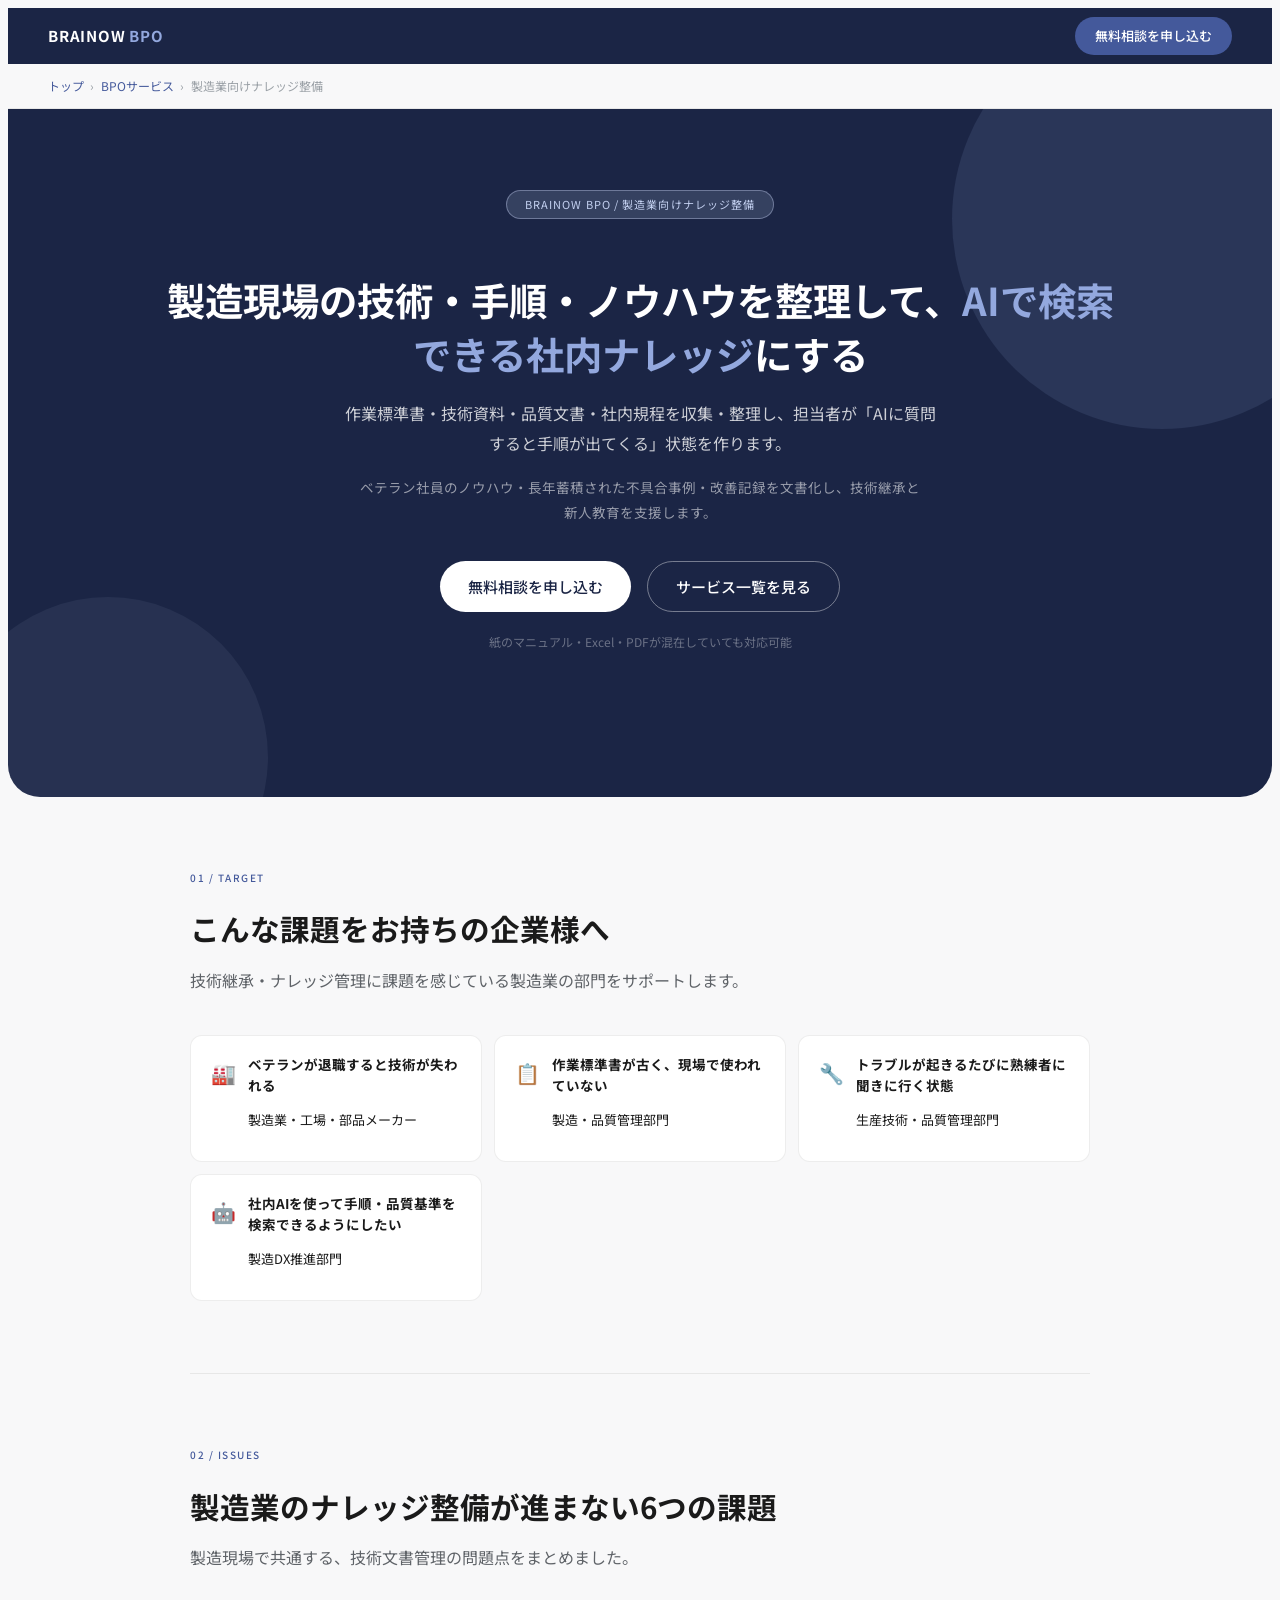
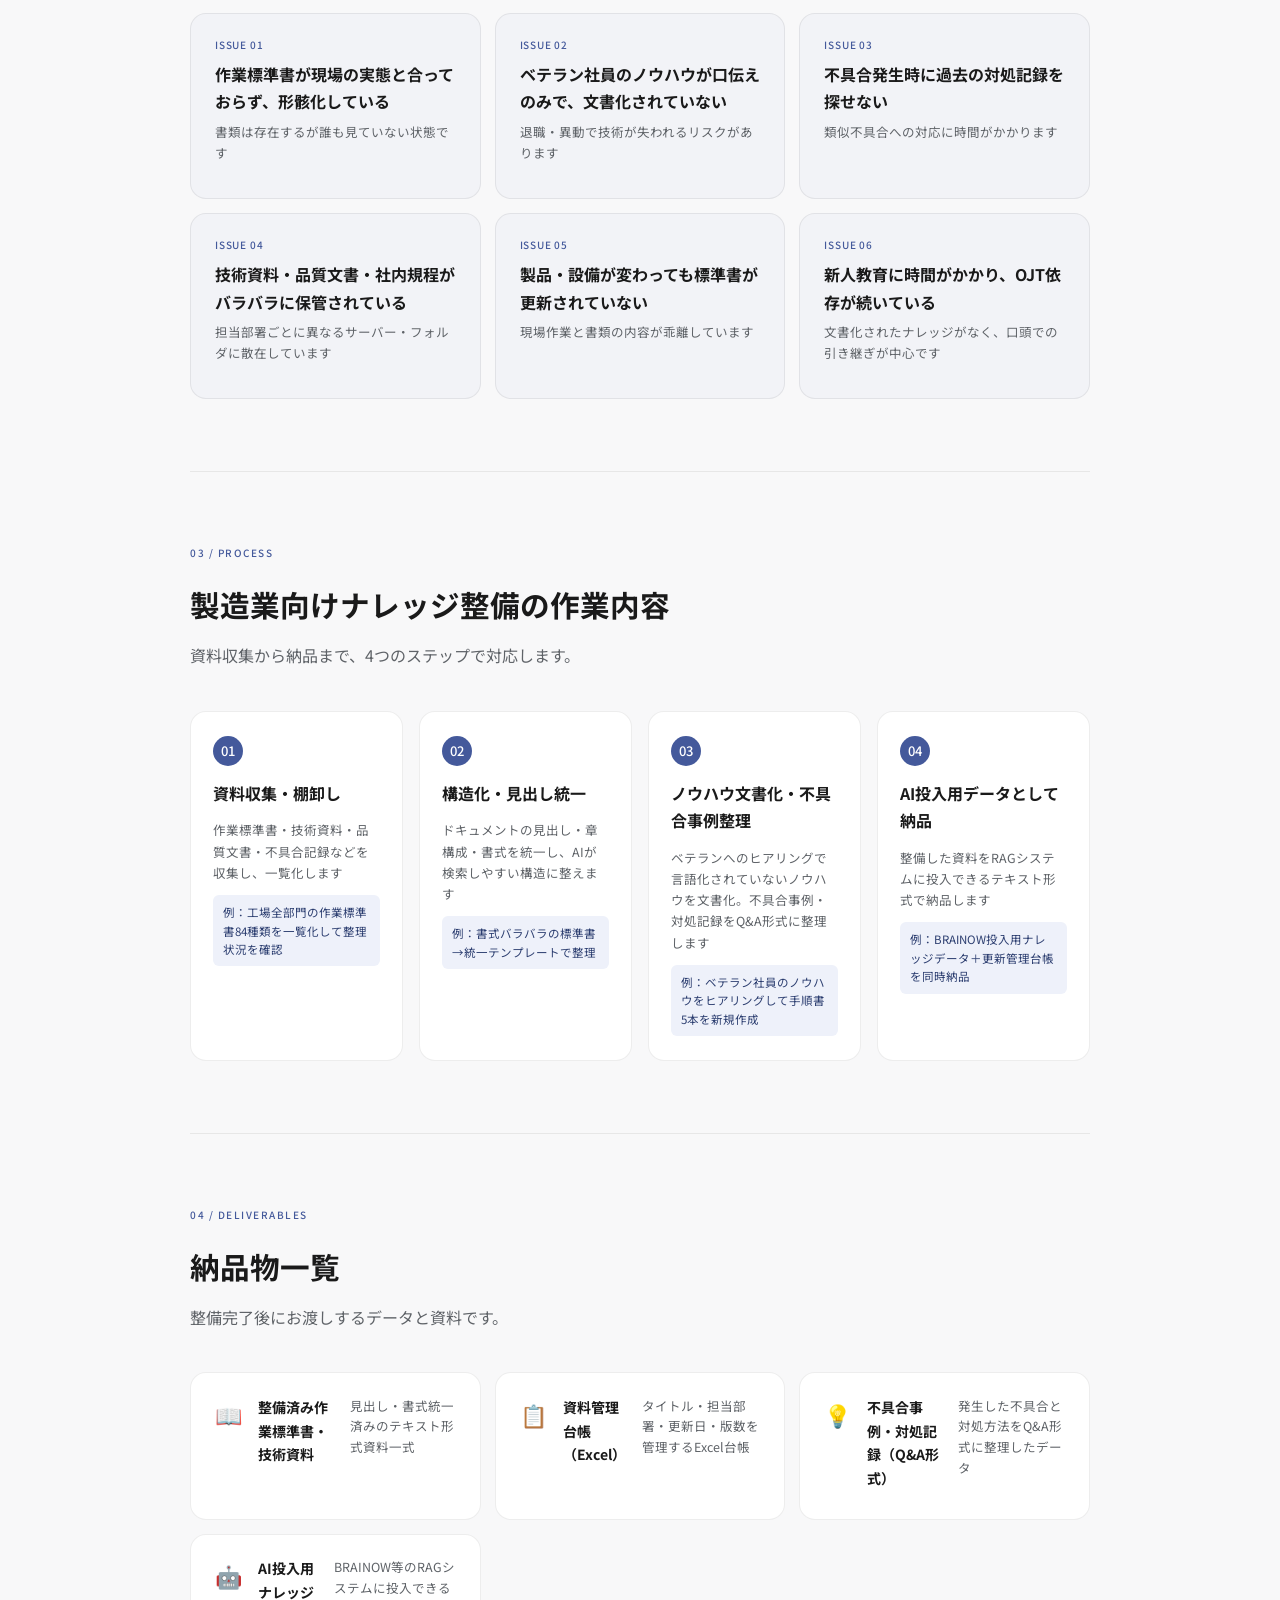
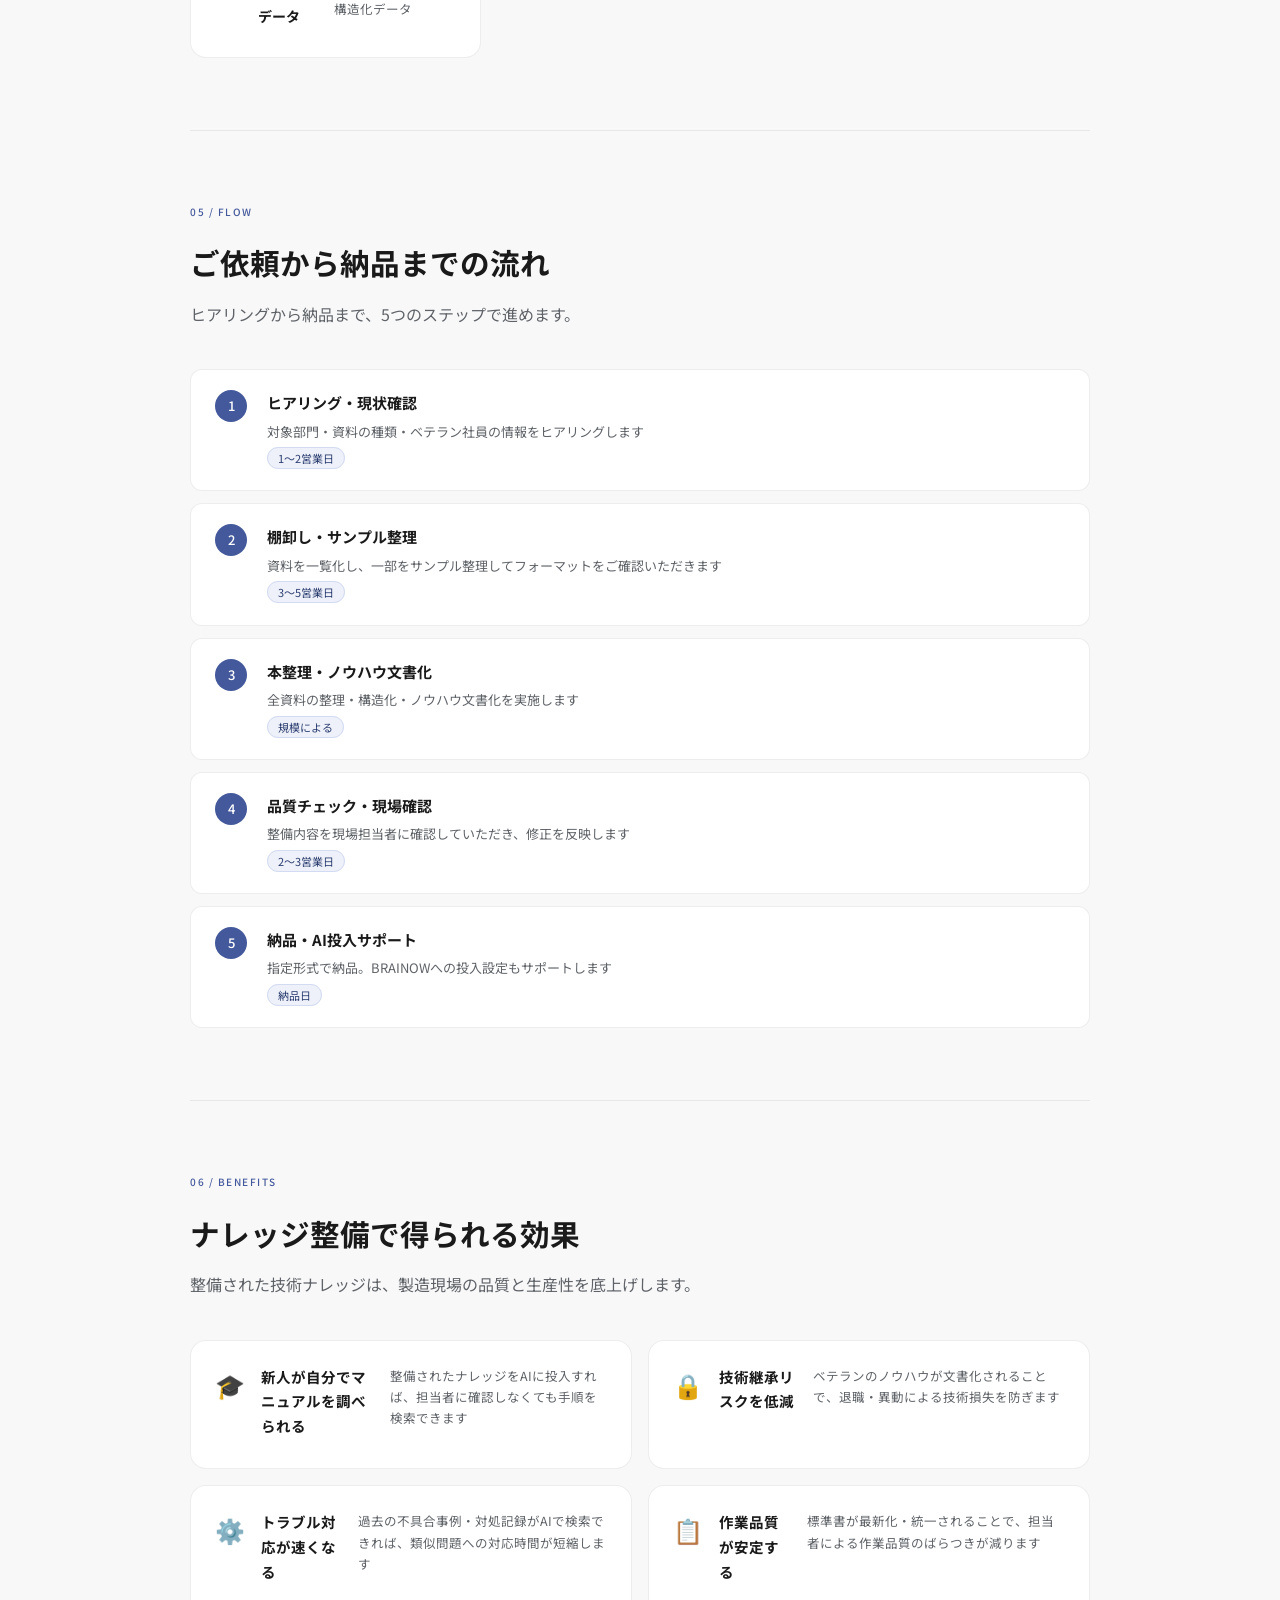
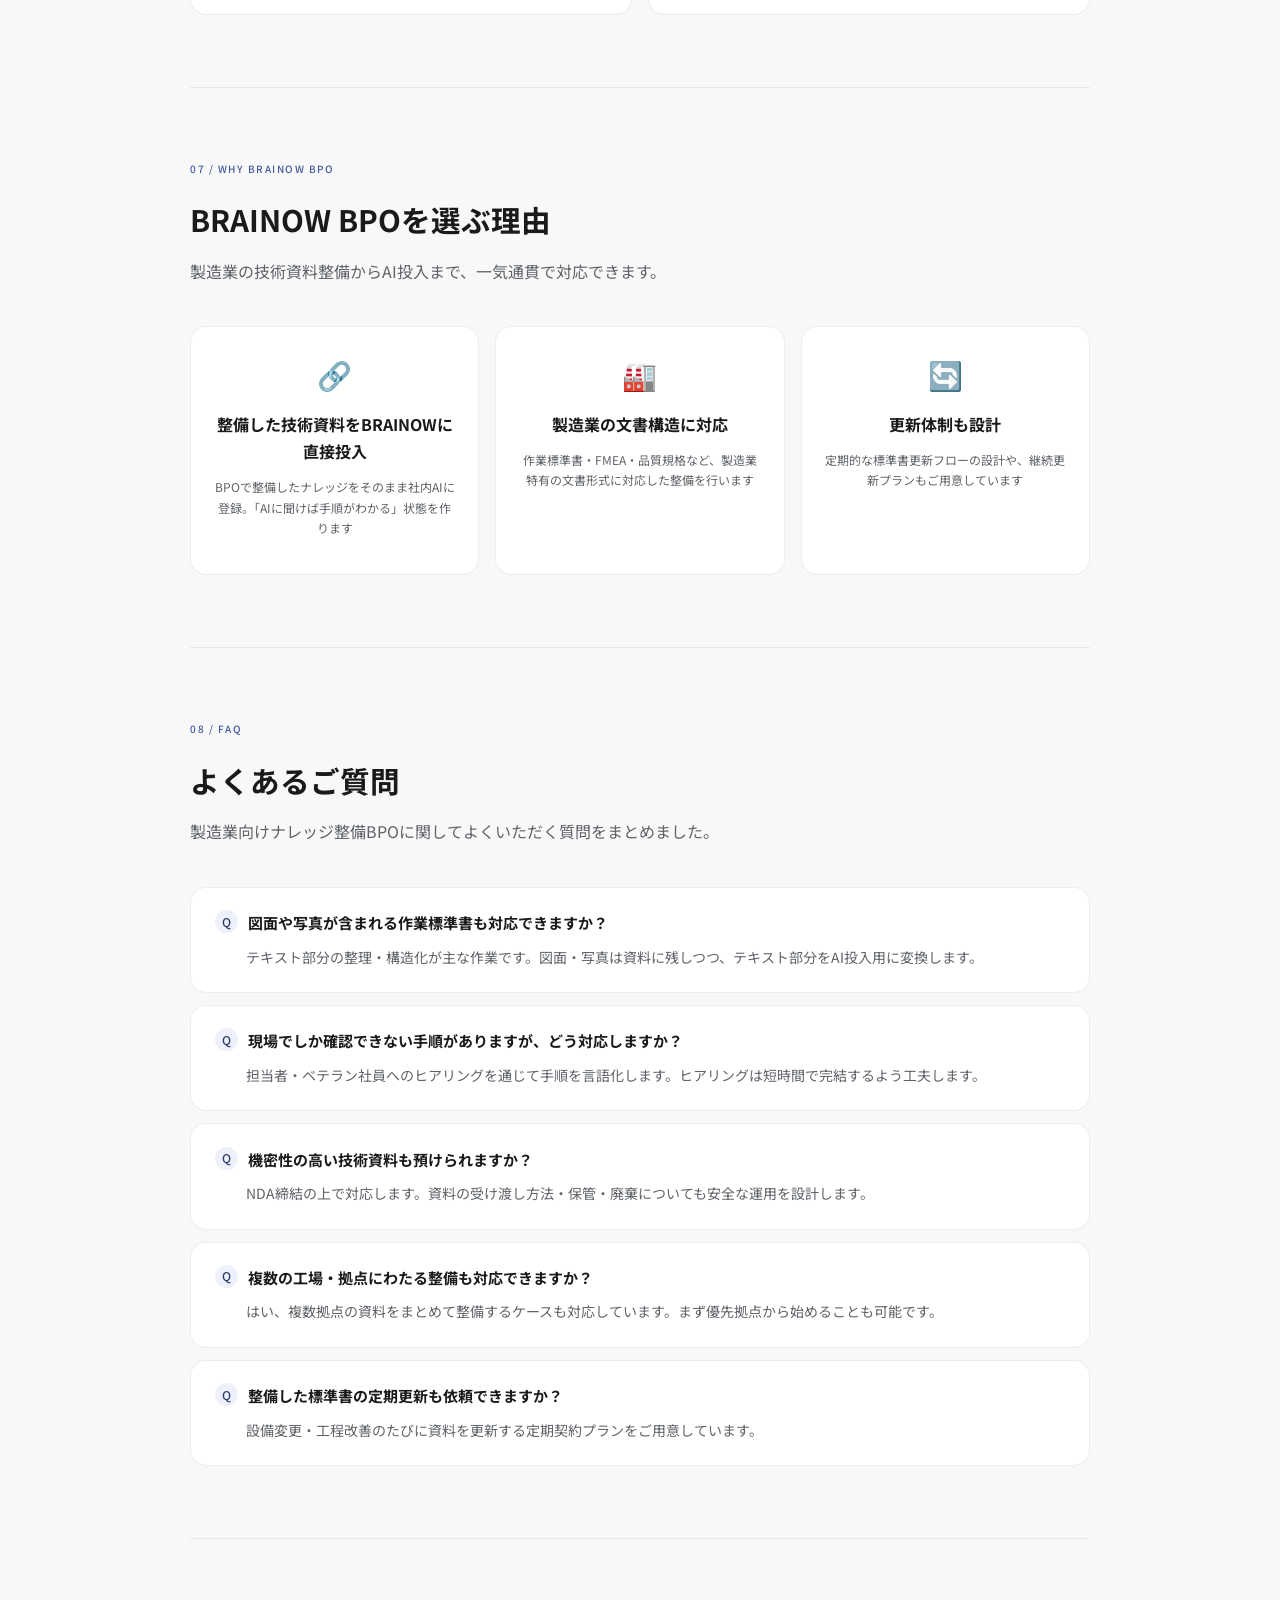
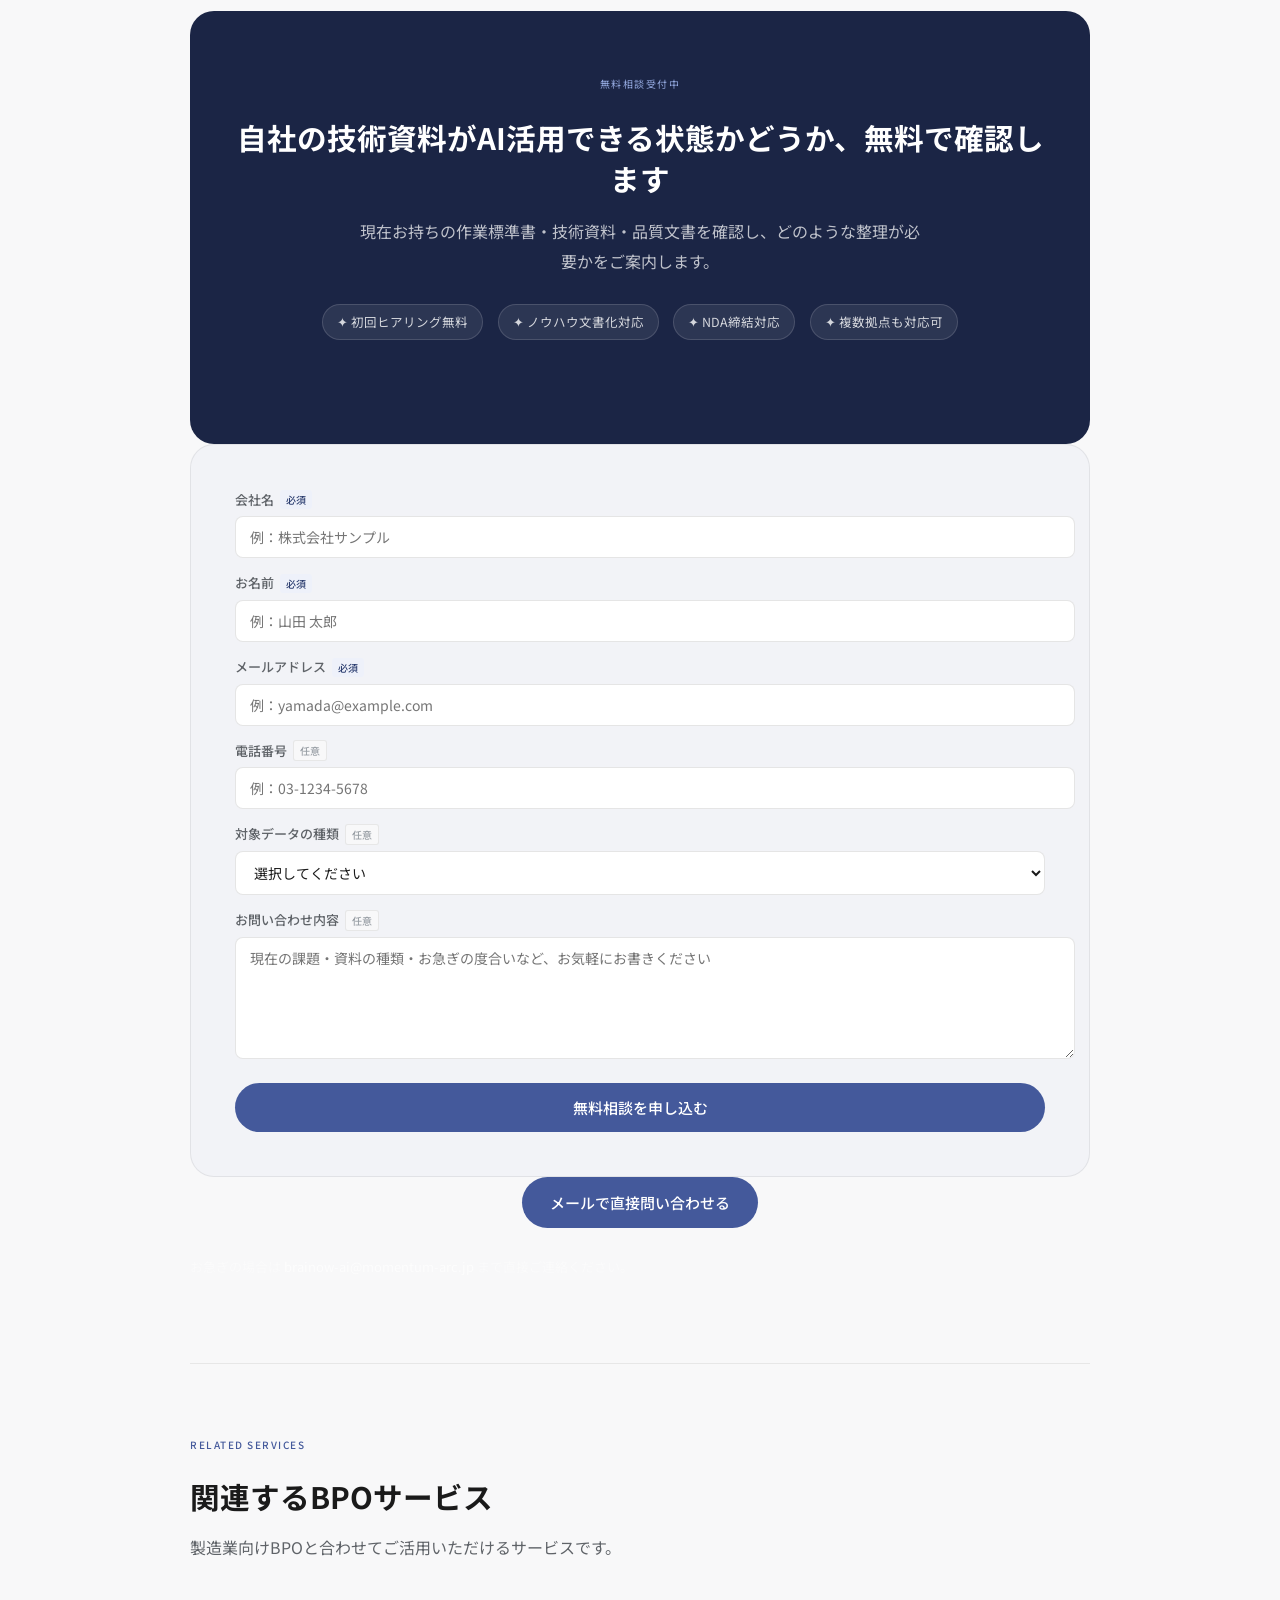
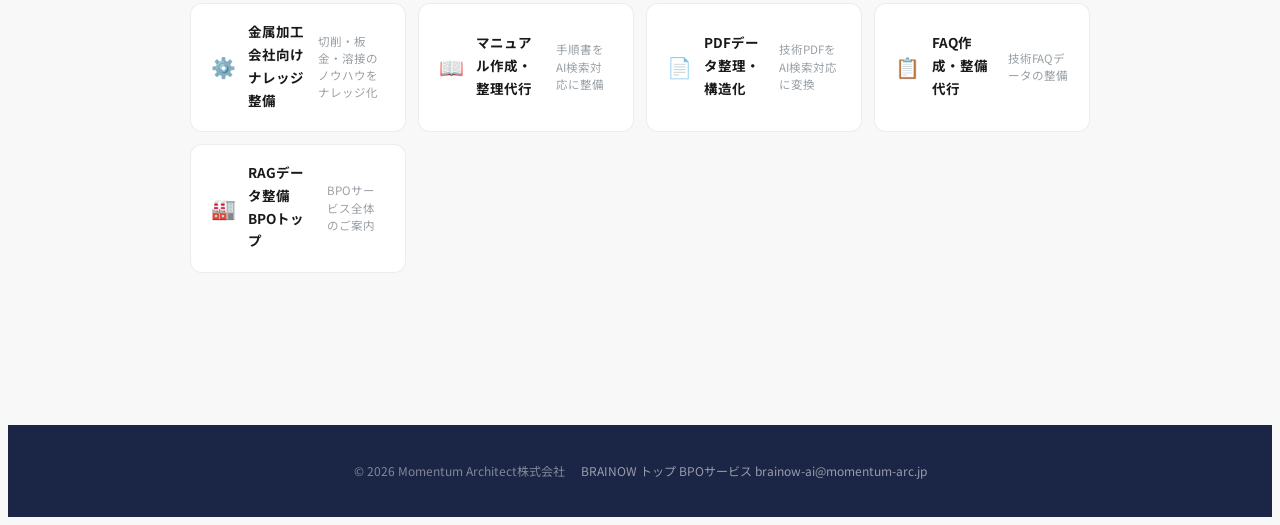
<file: bpo/manufacturing/index.html>
<!DOCTYPE html>
<html lang="ja">
<head>
  <meta charset="UTF-8">
  <meta name="viewport" content="width=device-width, initial-scale=1.0">
  <title>製造業向けナレッジ整備BPO｜作業標準書・技術資料のAI検索対応｜BRAINOW BPO</title>
  <meta name="description" content="製造業の作業標準書・技術資料・品質文書・社内規程を整理・構造化。ベテランのノウハウを文書化し、AIで検索できる社内ナレッジを構築します。">
  <meta name="keywords" content="製造業 BPO,作業標準書 整理,技術資料 ナレッジ化,技術継承 AI,ベテランノウハウ 文書化,製造業DX,BRAINOW">
  <meta name="robots" content="index, follow">
  <link rel="canonical" href="https://brainow.net/bpo/manufacturing/">

  <!-- OGP -->
  <meta property="og:type" content="website">
  <meta property="og:url" content="https://brainow.net/bpo/manufacturing/">
  <meta property="og:title" content="製造業向けナレッジ整備BPO｜作業標準書・技術資料のAI検索対応｜BRAINOW BPO">
  <meta property="og:description" content="製造業の作業標準書・技術資料・品質文書・社内規程を整理・構造化。ベテランのノウハウを文書化し、AIで検索できる社内ナレッジを構築します。">
  <meta property="og:site_name" content="BRAINOW">
  <meta property="og:locale" content="ja_JP">

  <!-- Twitter Card -->
  <meta name="twitter:card" content="summary_large_image">
  <meta name="twitter:title" content="製造業向けナレッジ整備BPO｜作業標準書・技術資料のAI検索対応｜BRAINOW BPO">
  <meta name="twitter:description" content="製造業の作業標準書・技術資料・品質文書・社内規程を整理・構造化。ベテランのノウハウを文書化し、AIで検索できる社内ナレッジを構築します。">

  <!-- Google Fonts -->
  <link rel="preconnect" href="https://fonts.googleapis.com">
  <link rel="preconnect" href="https://fonts.gstatic.com" crossorigin>
  <link href="https://fonts.googleapis.com/css2?family=Noto+Sans+JP:wght@400;500;700&display=swap" rel="stylesheet">

  <link rel="stylesheet" href="../bpo.css">

  <!-- JSON-LD -->
  <script type="application/ld+json">
  [
    {
      "@context": "https://schema.org",
      "@type": "FAQPage",
      "mainEntity": [
        {
          "@type": "Question",
          "name": "図面や写真が含まれる作業標準書も対応できますか？",
          "acceptedAnswer": {
            "@type": "Answer",
            "text": "テキスト部分の整理・構造化が主な作業です。図面・写真は資料に残しつつ、テキスト部分をAI投入用に変換します。"
          }
        },
        {
          "@type": "Question",
          "name": "現場でしか確認できない手順がありますが、どう対応しますか？",
          "acceptedAnswer": {
            "@type": "Answer",
            "text": "担当者・ベテラン社員へのヒアリングを通じて手順を言語化します。ヒアリングは短時間で完結するよう工夫します。"
          }
        },
        {
          "@type": "Question",
          "name": "機密性の高い技術資料も預けられますか？",
          "acceptedAnswer": {
            "@type": "Answer",
            "text": "NDA締結の上で対応します。資料の受け渡し方法・保管・廃棄についても安全な運用を設計します。"
          }
        },
        {
          "@type": "Question",
          "name": "複数の工場・拠点にわたる整備も対応できますか？",
          "acceptedAnswer": {
            "@type": "Answer",
            "text": "はい、複数拠点の資料をまとめて整備するケースも対応しています。まず優先拠点から始めることも可能です。"
          }
        },
        {
          "@type": "Question",
          "name": "整備した標準書の定期更新も依頼できますか？",
          "acceptedAnswer": {
            "@type": "Answer",
            "text": "設備変更・工程改善のたびに資料を更新する定期契約プランをご用意しています。"
          }
        }
      ]
    },
    {
      "@context": "https://schema.org",
      "@type": "Organization",
      "name": "BRAINOW",
      "url": "https://brainow.net/",
      "provider": {
        "@type": "Organization",
        "name": "Momentum Architect株式会社"
      },
      "email": "brainow-ai@momentum-arc.jp"
    }
  ]
  </script>
</head>
<body>

  <!-- Nav -->
  <nav class="nav">
    <a href="/" class="nav-logo">BRAINOW <span>BPO</span></a>
    <a href="#contact-form" class="nav-cta">無料相談を申し込む</a>
  </nav>

  <!-- Breadcrumb -->
  <div class="breadcrumb">
    <a href="/">トップ</a>
    <span class="sep">›</span>
    <a href="/bpo/">BPOサービス</a>
    <span class="sep">›</span>
    <span>製造業向けナレッジ整備</span>
  </div>

  <!-- Hero -->
  <div class="hero">
    <div class="lp">
      <div class="hero-badge">BRAINOW BPO / 製造業向けナレッジ整備</div>
      <h1>製造現場の技術・手順・ノウハウを整理して、<em>AIで検索できる社内ナレッジ</em>にする</h1>
      <p class="hero-sub">作業標準書・技術資料・品質文書・社内規程を収集・整理し、担当者が「AIに質問すると手順が出てくる」状態を作ります。</p>
      <p class="hero-desc">ベテラン社員のノウハウ・長年蓄積された不具合事例・改善記録を文書化し、技術継承と新人教育を支援します。</p>
      <div class="hero-btns">
        <a href="#contact-form" class="btn-white">無料相談を申し込む</a>
        <a href="/bpo/" class="btn-ghost">サービス一覧を見る</a>
      </div>
      <div class="hero-note">紙のマニュアル・Excel・PDFが混在していても対応可能</div>
    </div>
  </div>

  <div class="lp">

    <!-- Target -->
    <div class="section">
      <div class="sl">01 / TARGET</div>
      <h2>こんな課題をお持ちの企業様へ</h2>
      <p class="lead">技術継承・ナレッジ管理に課題を感じている製造業の部門をサポートします。</p>
      <div class="target-grid">
        <div class="target-card">
          <span class="target-icon">🏭</span>
          <div class="target-body">
            <strong>ベテランが退職すると技術が失われる</strong>
            <p>製造業・工場・部品メーカー</p>
          </div>
        </div>
        <div class="target-card">
          <span class="target-icon">📋</span>
          <div class="target-body">
            <strong>作業標準書が古く、現場で使われていない</strong>
            <p>製造・品質管理部門</p>
          </div>
        </div>
        <div class="target-card">
          <span class="target-icon">🔧</span>
          <div class="target-body">
            <strong>トラブルが起きるたびに熟練者に聞きに行く状態</strong>
            <p>生産技術・品質管理部門</p>
          </div>
        </div>
        <div class="target-card">
          <span class="target-icon">🤖</span>
          <div class="target-body">
            <strong>社内AIを使って手順・品質基準を検索できるようにしたい</strong>
            <p>製造DX推進部門</p>
          </div>
        </div>
      </div>
    </div>

    <div class="divider"></div>

    <!-- Issues -->
    <div class="section">
      <div class="sl">02 / ISSUES</div>
      <h2>製造業のナレッジ整備が進まない6つの課題</h2>
      <p class="lead">製造現場で共通する、技術文書管理の問題点をまとめました。</p>
      <div class="pain-grid">
        <div class="pain-card">
          <div class="pain-num">ISSUE 01</div>
          <strong>作業標準書が現場の実態と合っておらず、形骸化している</strong>
          <p>書類は存在するが誰も見ていない状態です</p>
        </div>
        <div class="pain-card">
          <div class="pain-num">ISSUE 02</div>
          <strong>ベテラン社員のノウハウが口伝えのみで、文書化されていない</strong>
          <p>退職・異動で技術が失われるリスクがあります</p>
        </div>
        <div class="pain-card">
          <div class="pain-num">ISSUE 03</div>
          <strong>不具合発生時に過去の対処記録を探せない</strong>
          <p>類似不具合への対応に時間がかかります</p>
        </div>
        <div class="pain-card">
          <div class="pain-num">ISSUE 04</div>
          <strong>技術資料・品質文書・社内規程がバラバラに保管されている</strong>
          <p>担当部署ごとに異なるサーバー・フォルダに散在しています</p>
        </div>
        <div class="pain-card">
          <div class="pain-num">ISSUE 05</div>
          <strong>製品・設備が変わっても標準書が更新されていない</strong>
          <p>現場作業と書類の内容が乖離しています</p>
        </div>
        <div class="pain-card">
          <div class="pain-num">ISSUE 06</div>
          <strong>新人教育に時間がかかり、OJT依存が続いている</strong>
          <p>文書化されたナレッジがなく、口頭での引き継ぎが中心です</p>
        </div>
      </div>
    </div>

    <div class="divider"></div>

    <!-- Services -->
    <div class="section">
      <div class="sl">03 / PROCESS</div>
      <h2>製造業向けナレッジ整備の作業内容</h2>
      <p class="lead">資料収集から納品まで、4つのステップで対応します。</p>
      <div class="process-steps">
        <div class="pstep">
          <div class="pstep-n">01</div>
          <strong>資料収集・棚卸し</strong>
          <p>作業標準書・技術資料・品質文書・不具合記録などを収集し、一覧化します</p>
          <div class="pstep-eg">例：工場全部門の作業標準書84種類を一覧化して整理状況を確認</div>
        </div>
        <div class="pstep">
          <div class="pstep-n">02</div>
          <strong>構造化・見出し統一</strong>
          <p>ドキュメントの見出し・章構成・書式を統一し、AIが検索しやすい構造に整えます</p>
          <div class="pstep-eg">例：書式バラバラの標準書→統一テンプレートで整理</div>
        </div>
        <div class="pstep">
          <div class="pstep-n">03</div>
          <strong>ノウハウ文書化・不具合事例整理</strong>
          <p>ベテランへのヒアリングで言語化されていないノウハウを文書化。不具合事例・対処記録をQ&A形式に整理します</p>
          <div class="pstep-eg">例：ベテラン社員のノウハウをヒアリングして手順書5本を新規作成</div>
        </div>
        <div class="pstep">
          <div class="pstep-n">04</div>
          <strong>AI投入用データとして納品</strong>
          <p>整備した資料をRAGシステムに投入できるテキスト形式で納品します</p>
          <div class="pstep-eg">例：BRAINOW投入用ナレッジデータ＋更新管理台帳を同時納品</div>
        </div>
      </div>
    </div>

    <div class="divider"></div>

    <!-- Deliverables -->
    <div class="section">
      <div class="sl">04 / DELIVERABLES</div>
      <h2>納品物一覧</h2>
      <p class="lead">整備完了後にお渡しするデータと資料です。</p>
      <div class="deliver-grid">
        <div class="deliver-card">
          <span class="deliver-icon">📖</span>
          <div class="deliver-title">整備済み作業標準書・技術資料</div>
          <div class="deliver-desc">見出し・書式統一済みのテキスト形式資料一式</div>
        </div>
        <div class="deliver-card">
          <span class="deliver-icon">📋</span>
          <div class="deliver-title">資料管理台帳（Excel）</div>
          <div class="deliver-desc">タイトル・担当部署・更新日・版数を管理するExcel台帳</div>
        </div>
        <div class="deliver-card">
          <span class="deliver-icon">💡</span>
          <div class="deliver-title">不具合事例・対処記録（Q&A形式）</div>
          <div class="deliver-desc">発生した不具合と対処方法をQ&A形式に整理したデータ</div>
        </div>
        <div class="deliver-card">
          <span class="deliver-icon">🤖</span>
          <div class="deliver-title">AI投入用ナレッジデータ</div>
          <div class="deliver-desc">BRAINOW等のRAGシステムに投入できる構造化データ</div>
        </div>
      </div>
    </div>

    <div class="divider"></div>

    <!-- Flow -->
    <div class="section">
      <div class="sl">05 / FLOW</div>
      <h2>ご依頼から納品までの流れ</h2>
      <p class="lead">ヒアリングから納品まで、5つのステップで進めます。</p>
      <div class="flow-list">
        <div class="flow-item">
          <div class="flow-n">1</div>
          <div>
            <div class="flow-title">ヒアリング・現状確認</div>
            <div class="flow-desc">対象部門・資料の種類・ベテラン社員の情報をヒアリングします</div>
            <span class="flow-period">1〜2営業日</span>
          </div>
        </div>
        <div class="flow-item">
          <div class="flow-n">2</div>
          <div>
            <div class="flow-title">棚卸し・サンプル整理</div>
            <div class="flow-desc">資料を一覧化し、一部をサンプル整理してフォーマットをご確認いただきます</div>
            <span class="flow-period">3〜5営業日</span>
          </div>
        </div>
        <div class="flow-item">
          <div class="flow-n">3</div>
          <div>
            <div class="flow-title">本整理・ノウハウ文書化</div>
            <div class="flow-desc">全資料の整理・構造化・ノウハウ文書化を実施します</div>
            <span class="flow-period">規模による</span>
          </div>
        </div>
        <div class="flow-item">
          <div class="flow-n">4</div>
          <div>
            <div class="flow-title">品質チェック・現場確認</div>
            <div class="flow-desc">整備内容を現場担当者に確認していただき、修正を反映します</div>
            <span class="flow-period">2〜3営業日</span>
          </div>
        </div>
        <div class="flow-item">
          <div class="flow-n">5</div>
          <div>
            <div class="flow-title">納品・AI投入サポート</div>
            <div class="flow-desc">指定形式で納品。BRAINOWへの投入設定もサポートします</div>
            <span class="flow-period">納品日</span>
          </div>
        </div>
      </div>
    </div>

    <div class="divider"></div>

    <!-- Benefits -->
    <div class="section">
      <div class="sl">06 / BENEFITS</div>
      <h2>ナレッジ整備で得られる効果</h2>
      <p class="lead">整備された技術ナレッジは、製造現場の品質と生産性を底上げします。</p>
      <div class="benefit-grid">
        <div class="benefit-card">
          <span class="benefit-icon">🎓</span>
          <div class="benefit-title">新人が自分でマニュアルを調べられる</div>
          <div class="benefit-desc">整備されたナレッジをAIに投入すれば、担当者に確認しなくても手順を検索できます</div>
        </div>
        <div class="benefit-card">
          <span class="benefit-icon">🔒</span>
          <div class="benefit-title">技術継承リスクを低減</div>
          <div class="benefit-desc">ベテランのノウハウが文書化されることで、退職・異動による技術損失を防ぎます</div>
        </div>
        <div class="benefit-card">
          <span class="benefit-icon">⚙️</span>
          <div class="benefit-title">トラブル対応が速くなる</div>
          <div class="benefit-desc">過去の不具合事例・対処記録がAIで検索できれば、類似問題への対応時間が短縮します</div>
        </div>
        <div class="benefit-card">
          <span class="benefit-icon">📋</span>
          <div class="benefit-title">作業品質が安定する</div>
          <div class="benefit-desc">標準書が最新化・統一されることで、担当者による作業品質のばらつきが減ります</div>
        </div>
      </div>
    </div>

    <div class="divider"></div>

    <!-- Merits -->
    <div class="section">
      <div class="sl">07 / WHY BRAINOW BPO</div>
      <h2>BRAINOW BPOを選ぶ理由</h2>
      <p class="lead">製造業の技術資料整備からAI投入まで、一気通貫で対応できます。</p>
      <div class="merit-grid">
        <div class="merit-card">
          <div class="m-icon">🔗</div>
          <strong>整備した技術資料をBRAINOWに直接投入</strong>
          <p>BPOで整備したナレッジをそのまま社内AIに登録。「AIに聞けば手順がわかる」状態を作ります</p>
        </div>
        <div class="merit-card">
          <div class="m-icon">🏭</div>
          <strong>製造業の文書構造に対応</strong>
          <p>作業標準書・FMEA・品質規格など、製造業特有の文書形式に対応した整備を行います</p>
        </div>
        <div class="merit-card">
          <div class="m-icon">🔄</div>
          <strong>更新体制も設計</strong>
          <p>定期的な標準書更新フローの設計や、継続更新プランもご用意しています</p>
        </div>
      </div>
    </div>

    <div class="divider"></div>

    <!-- FAQ -->
    <div class="section">
      <div class="sl">08 / FAQ</div>
      <h2>よくあるご質問</h2>
      <p class="lead">製造業向けナレッジ整備BPOに関してよくいただく質問をまとめました。</p>
      <div class="faq-list">
        <div class="faq-item">
          <div class="faq-q"><span class="faq-qb">Q</span>図面や写真が含まれる作業標準書も対応できますか？</div>
          <div class="faq-a">テキスト部分の整理・構造化が主な作業です。図面・写真は資料に残しつつ、テキスト部分をAI投入用に変換します。</div>
        </div>
        <div class="faq-item">
          <div class="faq-q"><span class="faq-qb">Q</span>現場でしか確認できない手順がありますが、どう対応しますか？</div>
          <div class="faq-a">担当者・ベテラン社員へのヒアリングを通じて手順を言語化します。ヒアリングは短時間で完結するよう工夫します。</div>
        </div>
        <div class="faq-item">
          <div class="faq-q"><span class="faq-qb">Q</span>機密性の高い技術資料も預けられますか？</div>
          <div class="faq-a">NDA締結の上で対応します。資料の受け渡し方法・保管・廃棄についても安全な運用を設計します。</div>
        </div>
        <div class="faq-item">
          <div class="faq-q"><span class="faq-qb">Q</span>複数の工場・拠点にわたる整備も対応できますか？</div>
          <div class="faq-a">はい、複数拠点の資料をまとめて整備するケースも対応しています。まず優先拠点から始めることも可能です。</div>
        </div>
        <div class="faq-item">
          <div class="faq-q"><span class="faq-qb">Q</span>整備した標準書の定期更新も依頼できますか？</div>
          <div class="faq-a">設備変更・工程改善のたびに資料を更新する定期契約プランをご用意しています。</div>
        </div>
      </div>
    </div>

    <div class="divider"></div>

    <!-- CTA -->
    <div class="section" id="contact-form">
      <div class="cta-block">
        <div class="cta-label">無料相談受付中</div>
        <h2>自社の技術資料がAI活用できる状態かどうか、無料で確認します</h2>
        <p>現在お持ちの作業標準書・技術資料・品質文書を確認し、どのような整理が必要かをご案内します。</p>
        <ul class="cta-reassure">
          <li>✦ 初回ヒアリング無料</li>
          <li>✦ ノウハウ文書化対応</li>
          <li>✦ NDA締結対応</li>
          <li>✦ 複数拠点も対応可</li>
        </ul>
      </div>

      <!-- Form -->
      <div class="form-wrap">
        <form id="page-form" action="https://formspree.io/f/xbdvlnkn" method="POST">
          <input type="hidden" name="_subject" value="【BRAINOW BPO】製造業向けBPOのお問い合わせ">
          <input type="hidden" name="種別" value="製造業向けナレッジ整備BPO">
          <div class="form-grid">
            <div class="form-group full">
              <label>会社名 <span class="req">必須</span></label>
              <input type="text" name="company" required placeholder="例：株式会社サンプル">
            </div>
            <div class="form-group full">
              <label>お名前 <span class="req">必須</span></label>
              <input type="text" name="name" required placeholder="例：山田 太郎">
            </div>
            <div class="form-group full">
              <label>メールアドレス <span class="req">必須</span></label>
              <input type="email" name="email" required placeholder="例：yamada@example.com">
            </div>
            <div class="form-group full">
              <label>電話番号 <span class="opt">任意</span></label>
              <input type="tel" name="phone" placeholder="例：03-1234-5678">
            </div>
            <div class="form-group full">
              <label>対象データの種類 <span class="opt">任意</span></label>
              <select name="data_type">
                <option value="">選択してください</option>
                <option value="作業標準書">作業標準書</option>
                <option value="技術資料・仕様書">技術資料・仕様書</option>
                <option value="品質文書・規格">品質文書・規格</option>
                <option value="不具合記録・対処記録">不具合記録・対処記録</option>
                <option value="その他">その他</option>
              </select>
            </div>
            <div class="form-group full">
              <label>お問い合わせ内容 <span class="opt">任意</span></label>
              <textarea name="message" rows="5" placeholder="現在の課題・資料の種類・お急ぎの度合いなど、お気軽にお書きください"></textarea>
            </div>
          </div>
          <button type="submit" class="form-submit">無料相談を申し込む</button>
          <div class="success-msg" style="display:none;">
            <div class="s-icon">✓</div>
            <p>送信が完了しました。担当者より1〜2営業日以内にご連絡します。</p>
          </div>
        </form>
      </div>

      <div class="cta-btns">
        <a href="mailto:brainow-ai@momentum-arc.jp" class="btn-base">メールで直接問い合わせる</a>
      </div>
      <p class="cta-contact">お急ぎの場合は <a href="mailto:brainow-ai@momentum-arc.jp">brainow-ai@momentum-arc.jp</a> まで直接ご連絡ください。</p>
    </div>

    <div class="divider"></div>

    <!-- Related -->
    <div class="section">
      <div class="sl">RELATED SERVICES</div>
      <h2>関連するBPOサービス</h2>
      <p class="lead">製造業向けBPOと合わせてご活用いただけるサービスです。</p>
      <div class="related-grid">
        <a href="../metal-processing/" class="related-card">
          <span class="rc-icon">⚙️</span>
          <div class="rc-title">金属加工会社向けナレッジ整備</div>
          <div class="rc-desc">切削・板金・溶接のノウハウをナレッジ化</div>
        </a>
        <a href="../manual/" class="related-card">
          <span class="rc-icon">📖</span>
          <div class="rc-title">マニュアル作成・整理代行</div>
          <div class="rc-desc">手順書をAI検索対応に整備</div>
        </a>
        <a href="../pdf/" class="related-card">
          <span class="rc-icon">📄</span>
          <div class="rc-title">PDFデータ整理・構造化</div>
          <div class="rc-desc">技術PDFをAI検索対応に変換</div>
        </a>
        <a href="../faq/" class="related-card">
          <span class="rc-icon">📋</span>
          <div class="rc-title">FAQ作成・整備代行</div>
          <div class="rc-desc">技術FAQデータの整備</div>
        </a>
        <a href="../" class="related-card">
          <span class="rc-icon">🏭</span>
          <div class="rc-title">RAGデータ整備BPOトップ</div>
          <div class="rc-desc">BPOサービス全体のご案内</div>
        </a>
      </div>
    </div>

  </div><!-- /.lp -->

  <!-- Footer -->
  <footer class="footer">
    <p>© 2026 Momentum Architect株式会社</p>
    <nav>
      <a href="/">BRAINOW トップ</a>
      <a href="/bpo/">BPOサービス</a>
      <a href="mailto:brainow-ai@momentum-arc.jp">brainow-ai@momentum-arc.jp</a>
    </nav>
  </footer>

  <script>
    const form = document.getElementById('page-form');
    const successMsg = form.querySelector('.success-msg');
    const submitBtn = form.querySelector('.form-submit');

    form.addEventListener('submit', async function(e) {
      e.preventDefault();
      submitBtn.disabled = true;
      submitBtn.textContent = '送信中...';

      try {
        const response = await fetch(form.action, {
          method: 'POST',
          body: new FormData(form),
          headers: { 'Accept': 'application/json' }
        });

        if (response.ok) {
          form.querySelector('.form-grid').style.display = 'none';
          submitBtn.style.display = 'none';
          successMsg.style.display = 'block';
        } else {
          submitBtn.disabled = false;
          submitBtn.textContent = '無料相談を申し込む';
          alert('送信に失敗しました。しばらく経ってから再度お試しください。');
        }
      } catch (err) {
        submitBtn.disabled = false;
        submitBtn.textContent = '無料相談を申し込む';
        alert('送信に失敗しました。しばらく経ってから再度お試しください。');
      }
    });
  </script>

</body>
</html>
</file>
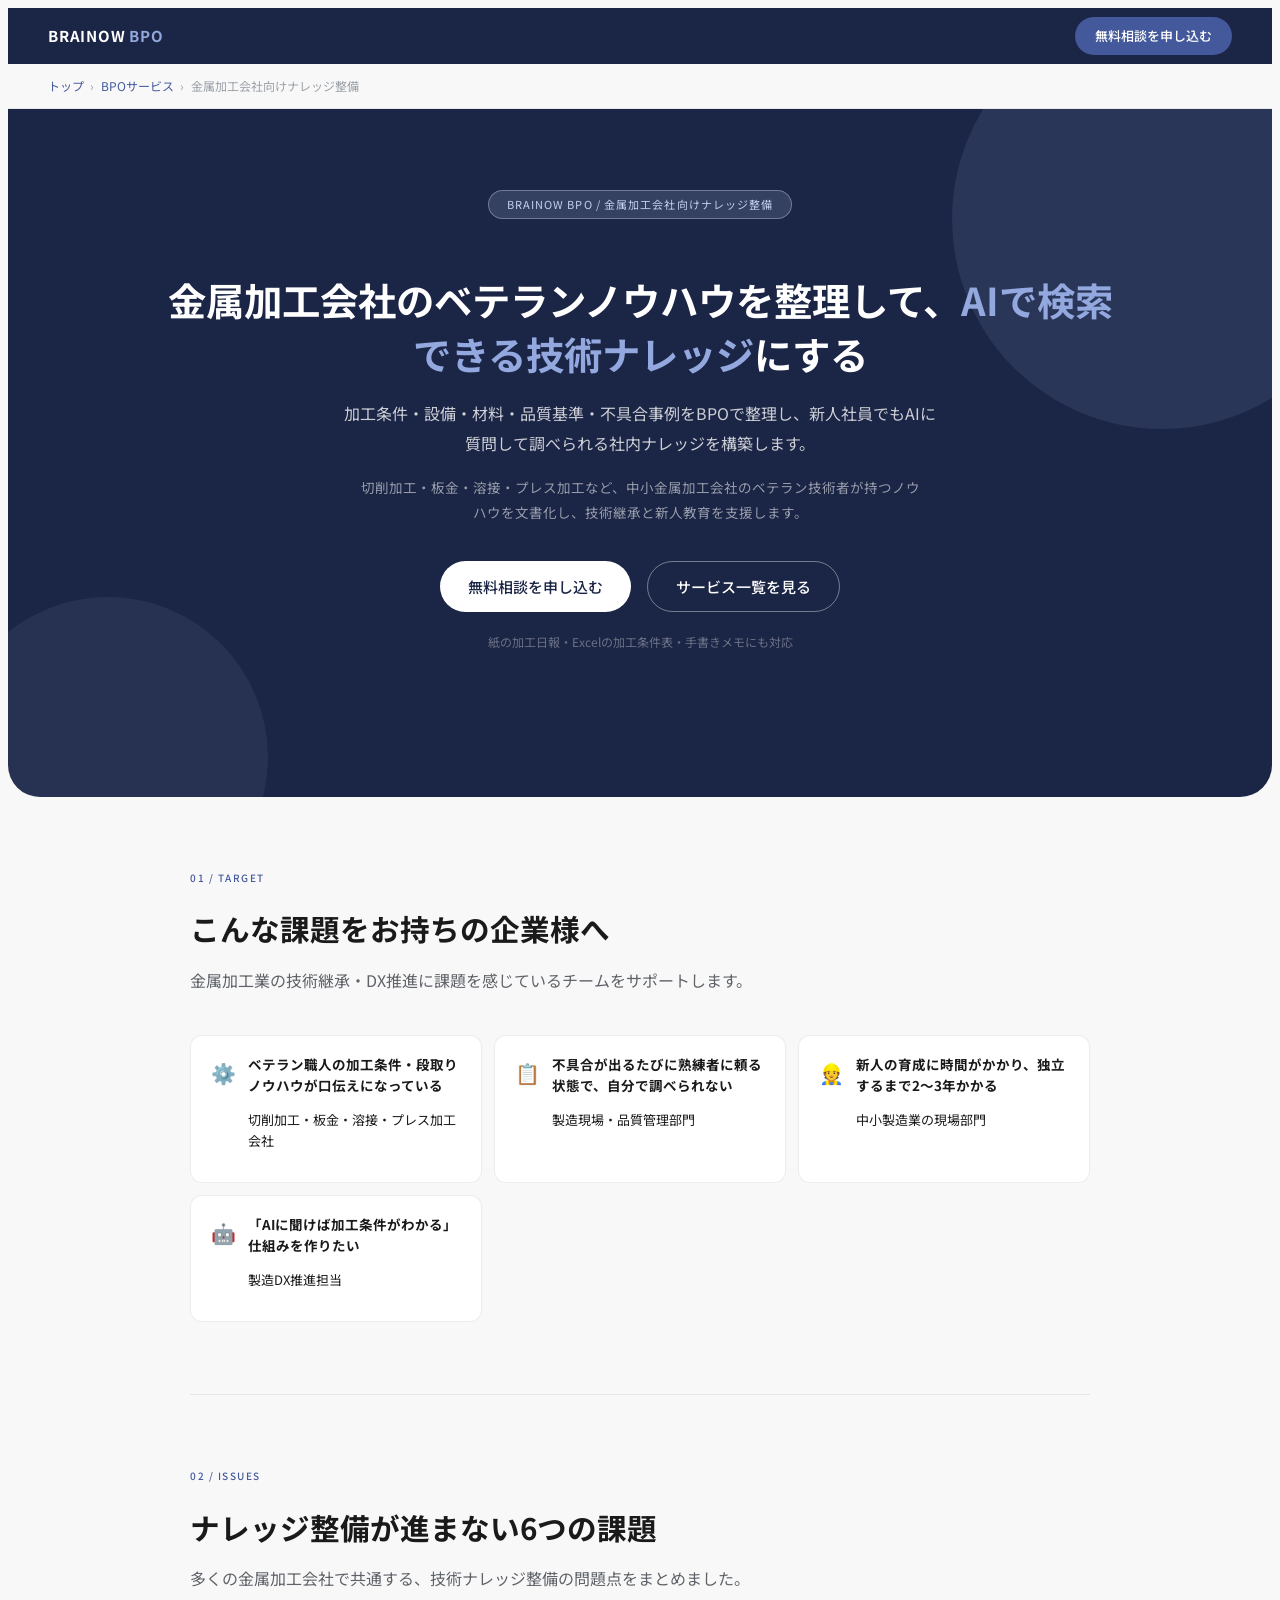
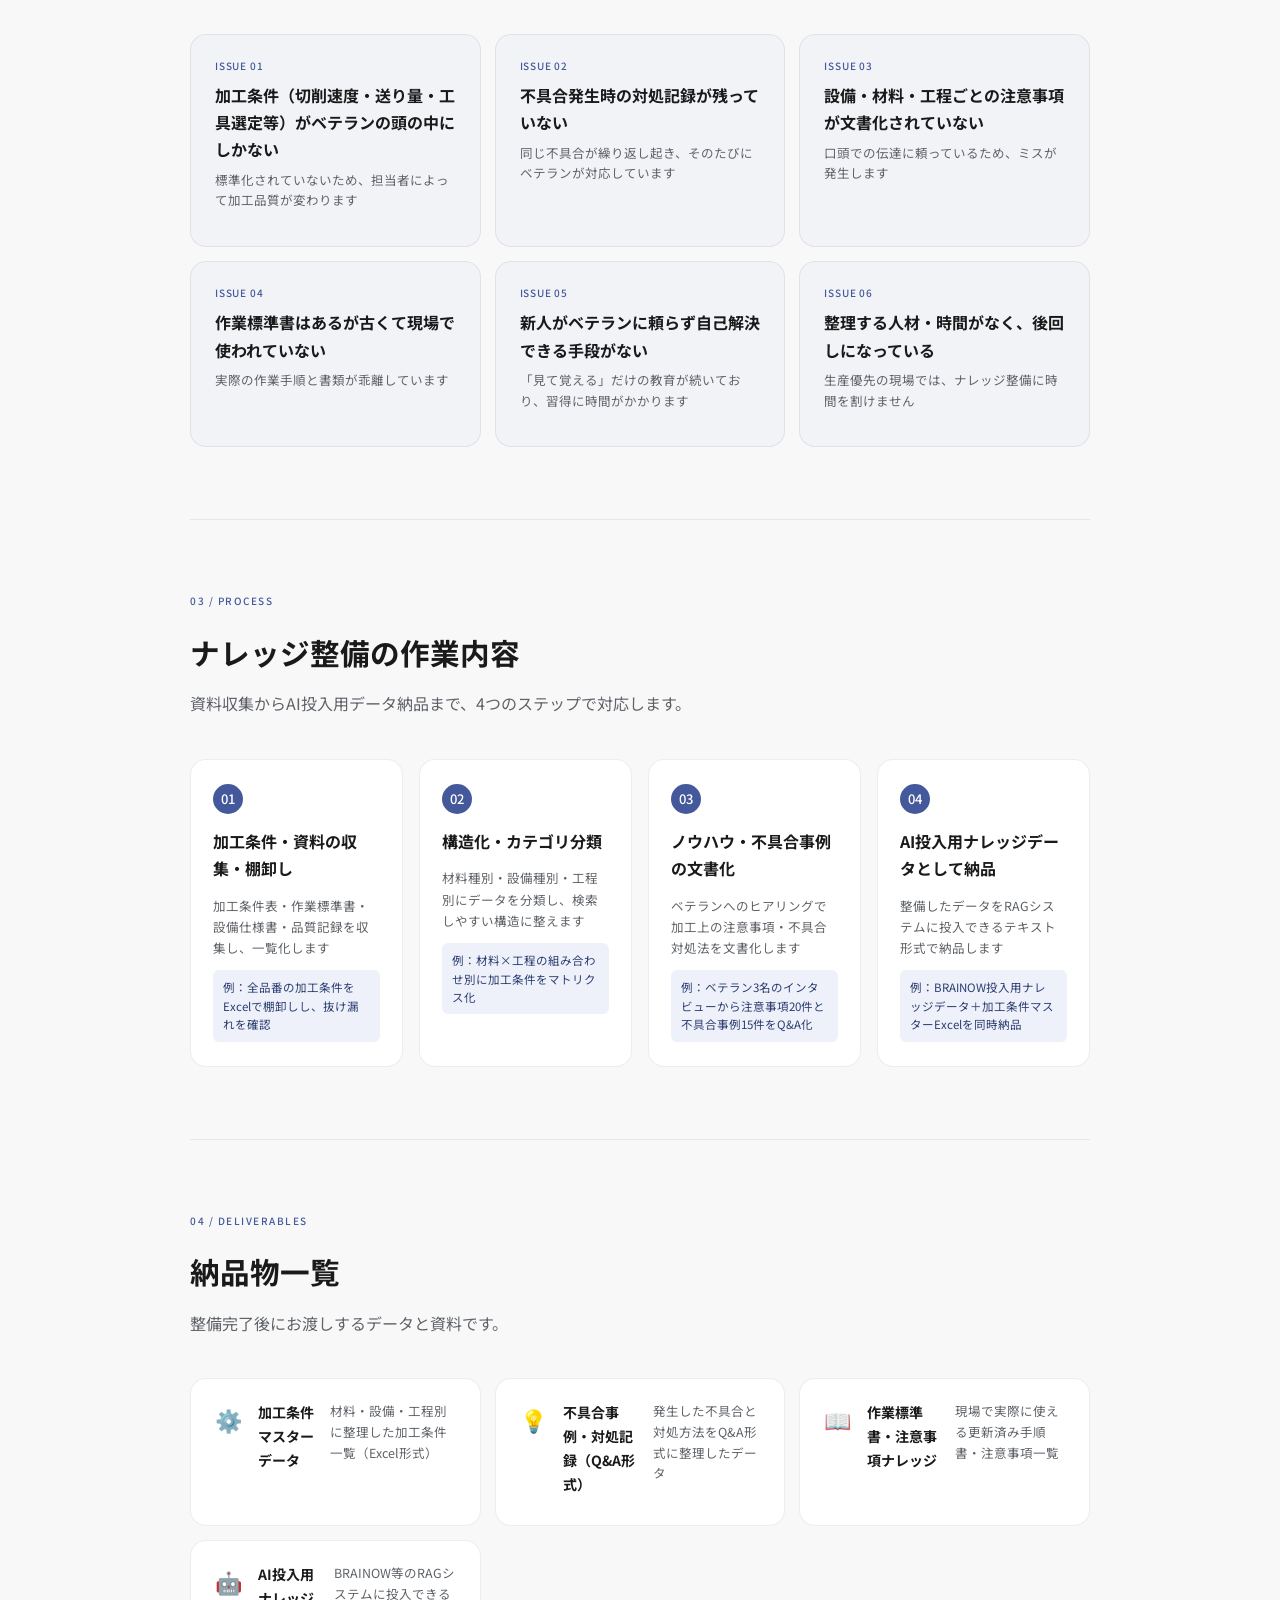
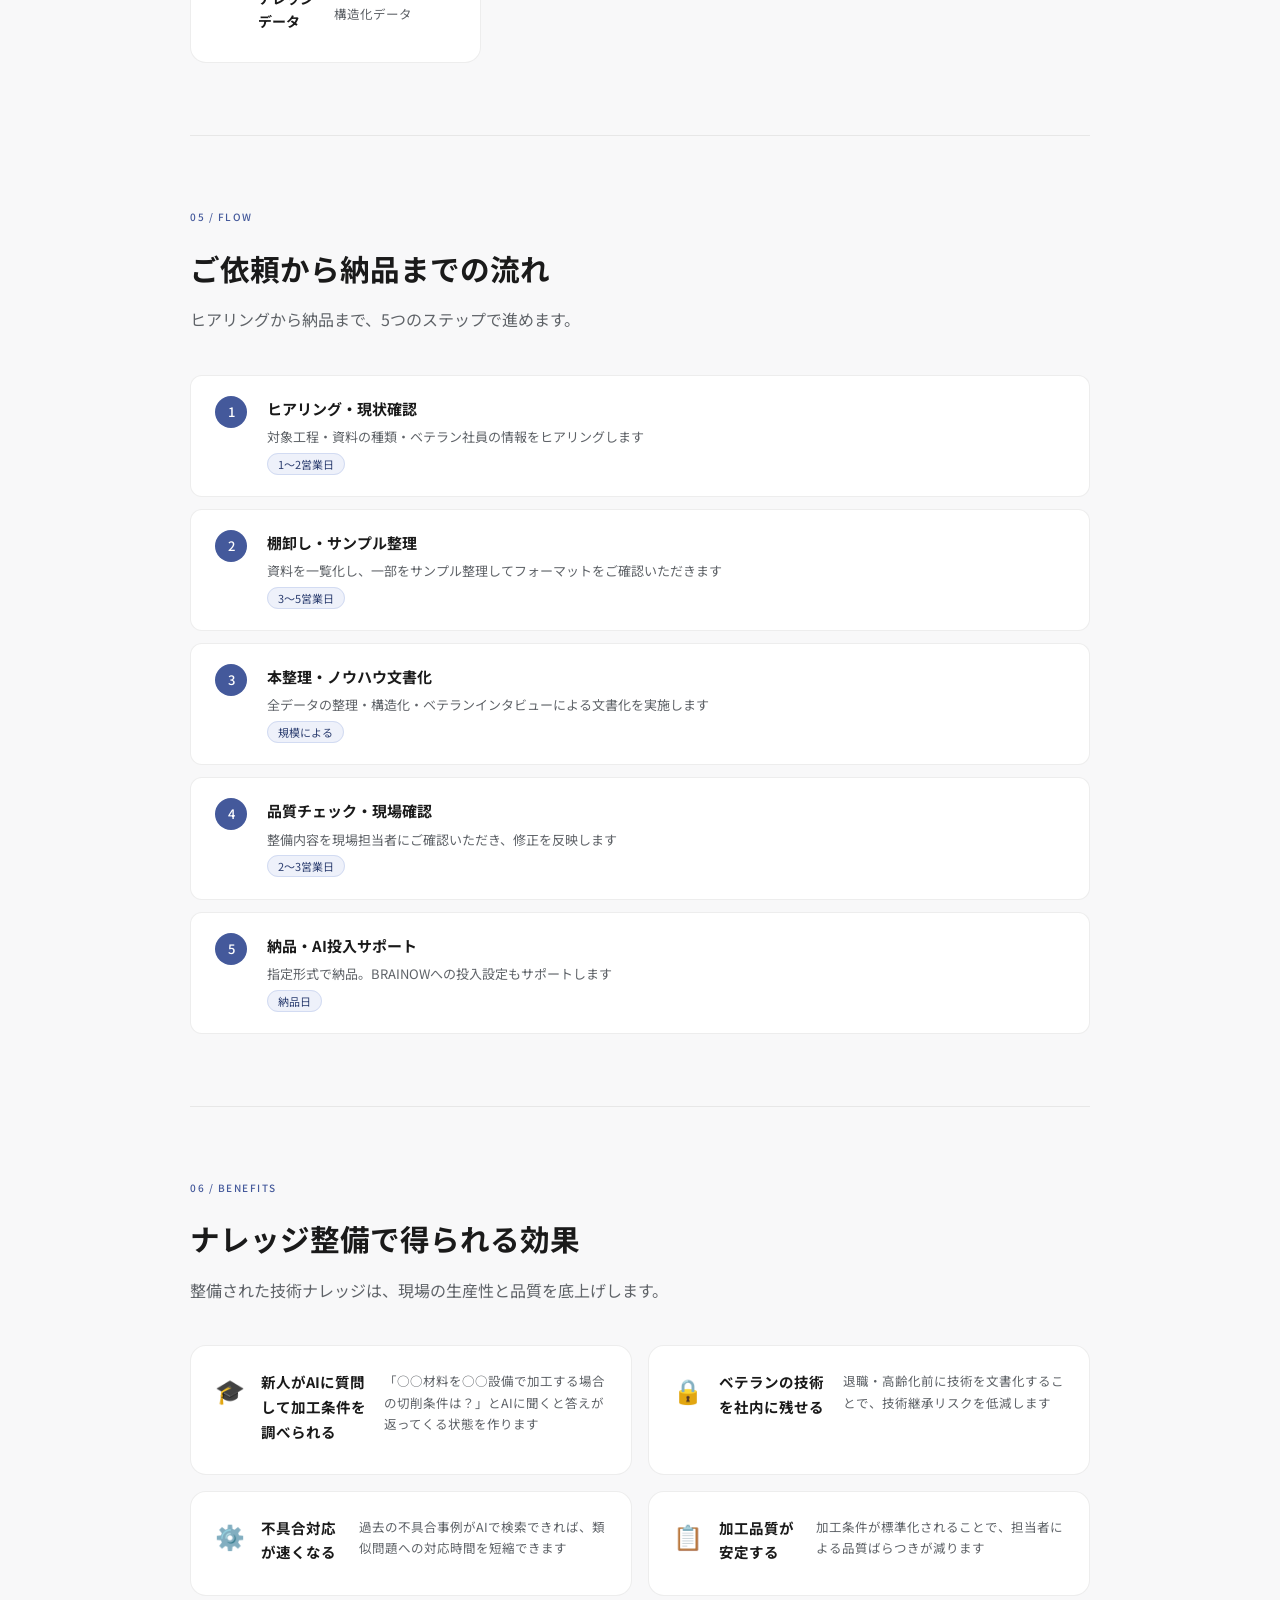
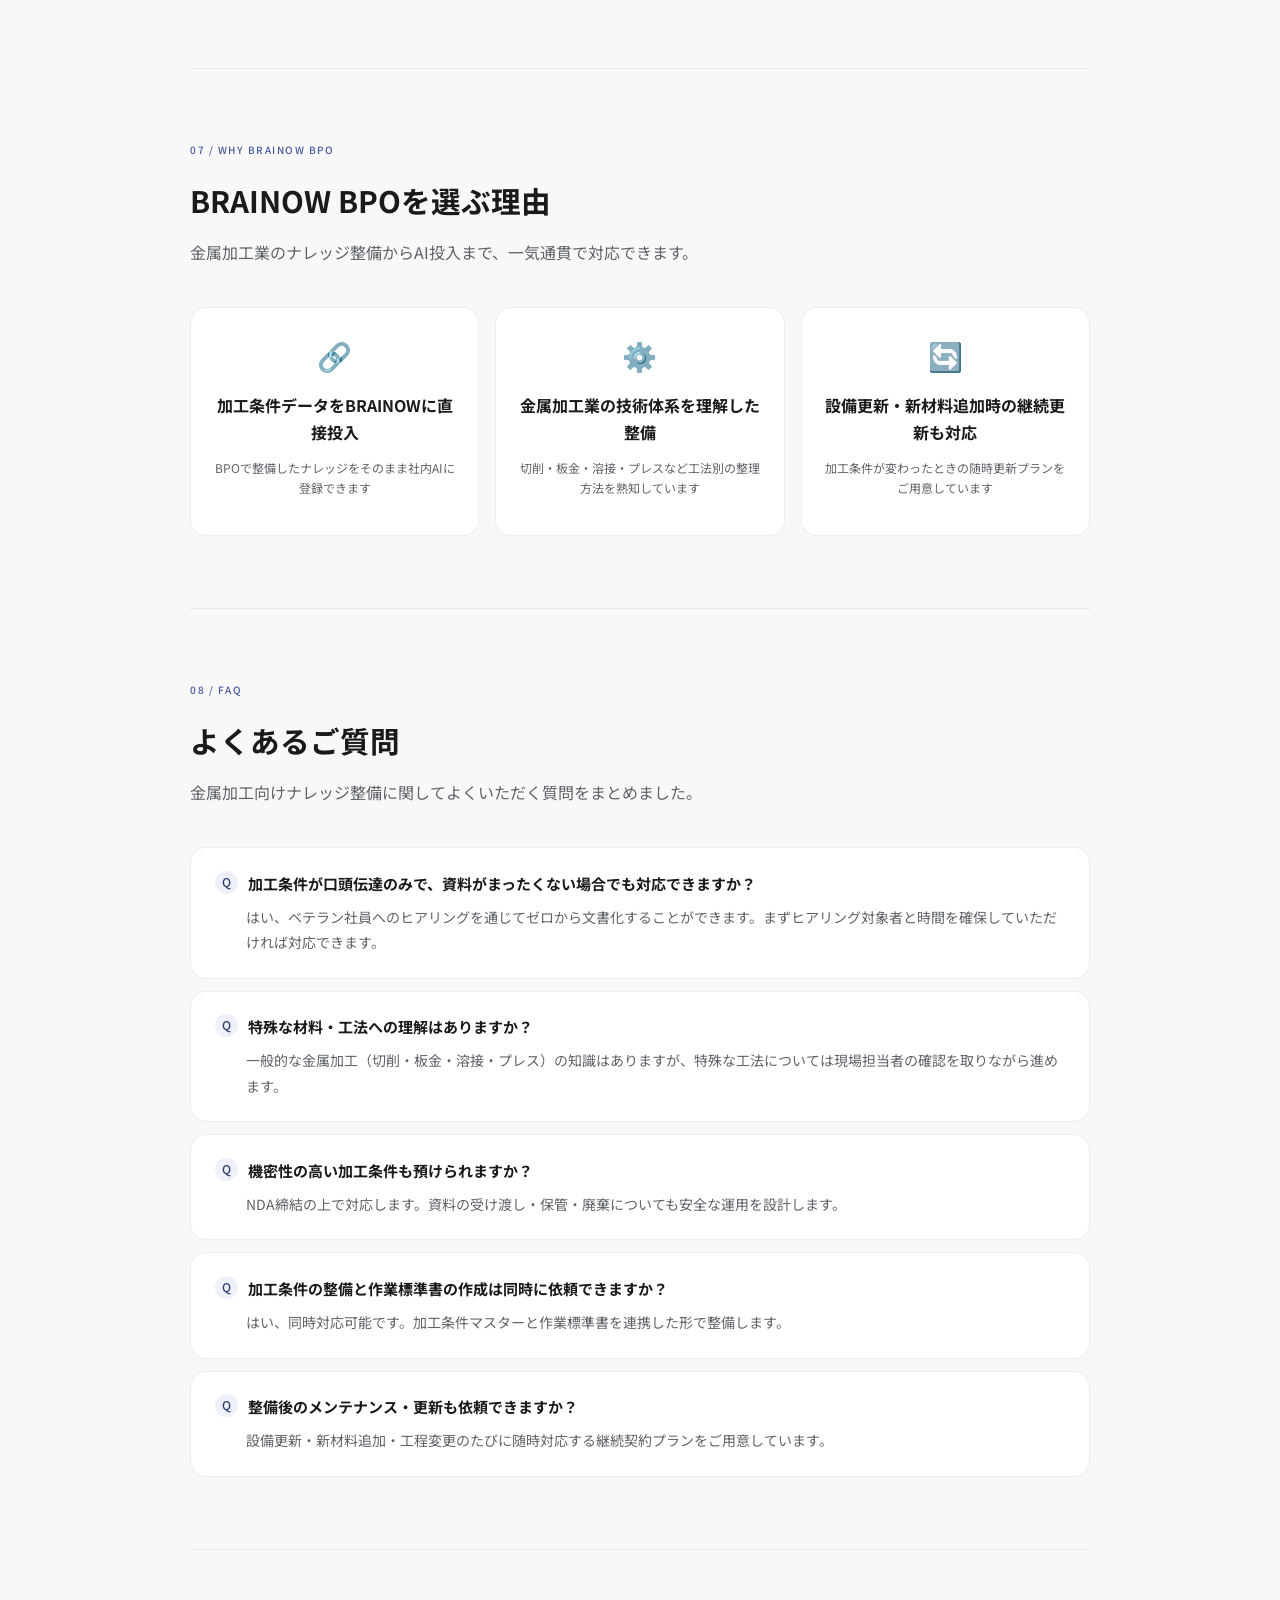
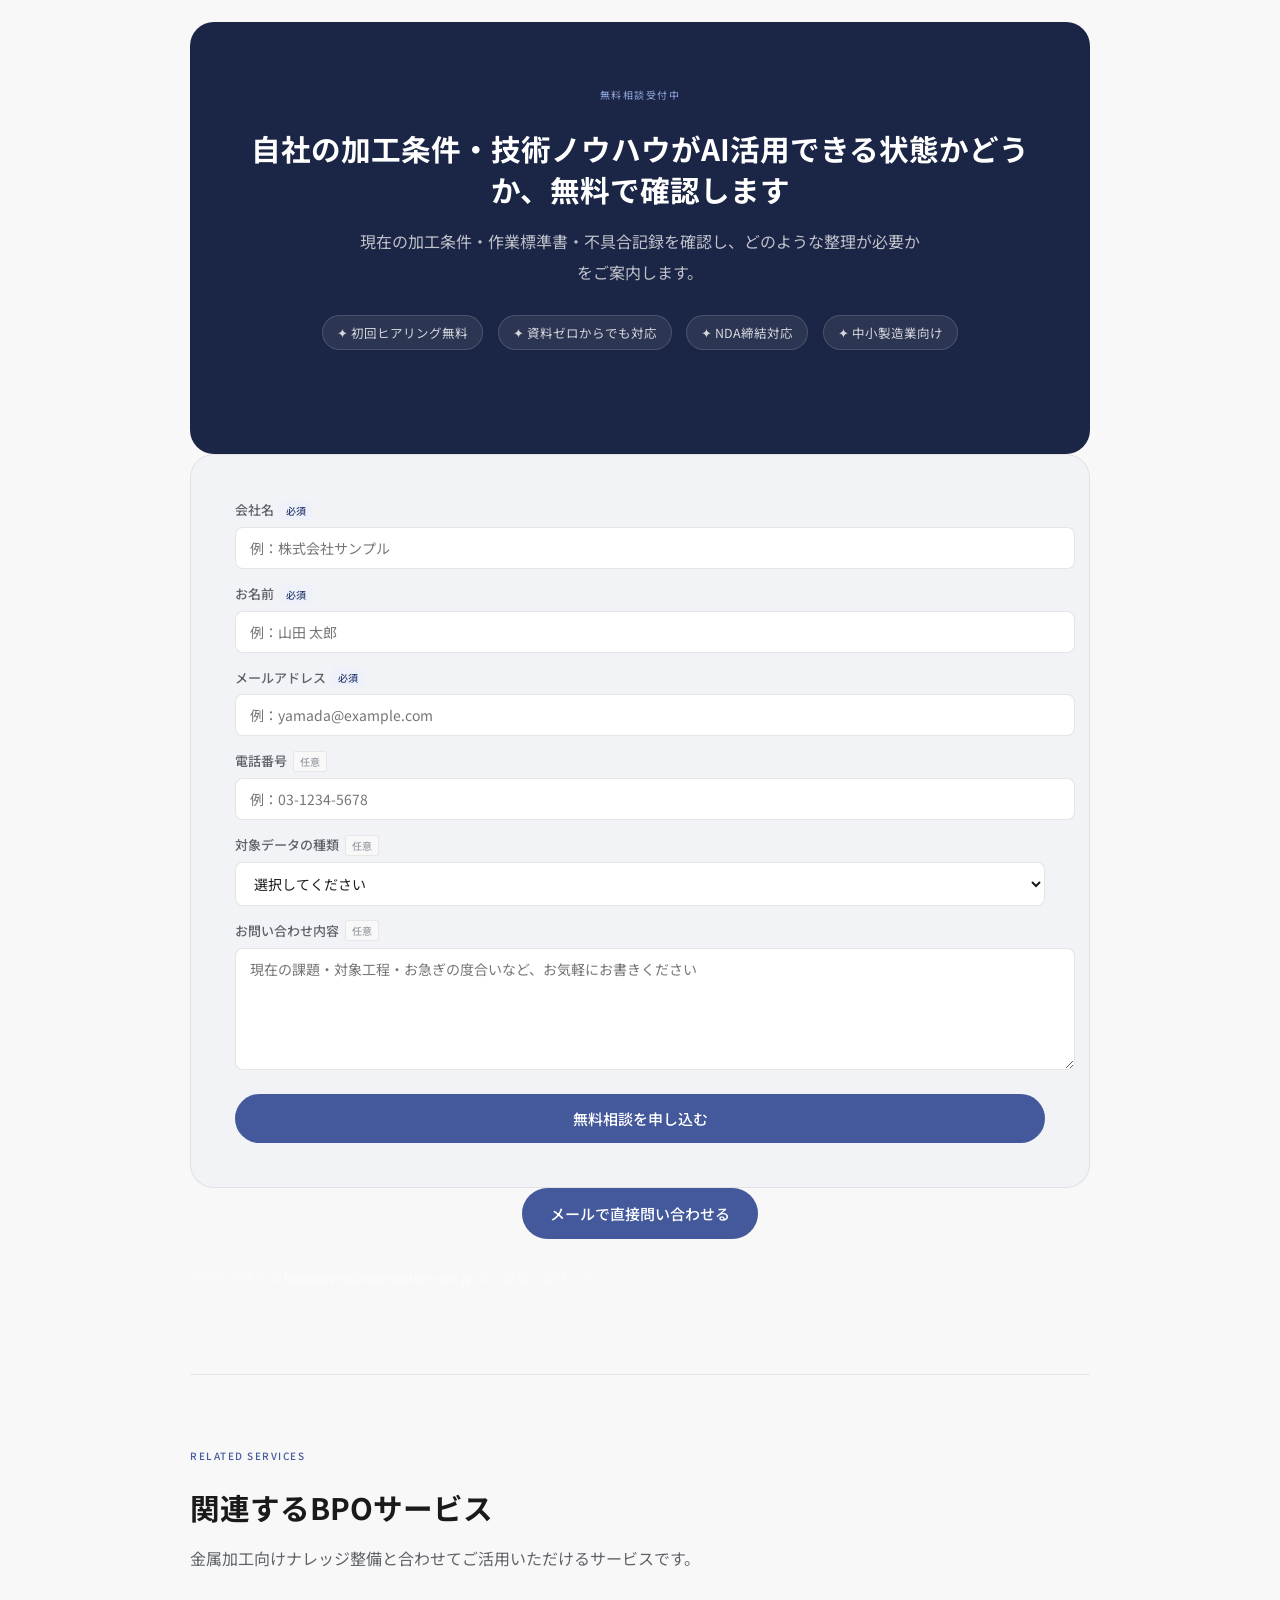
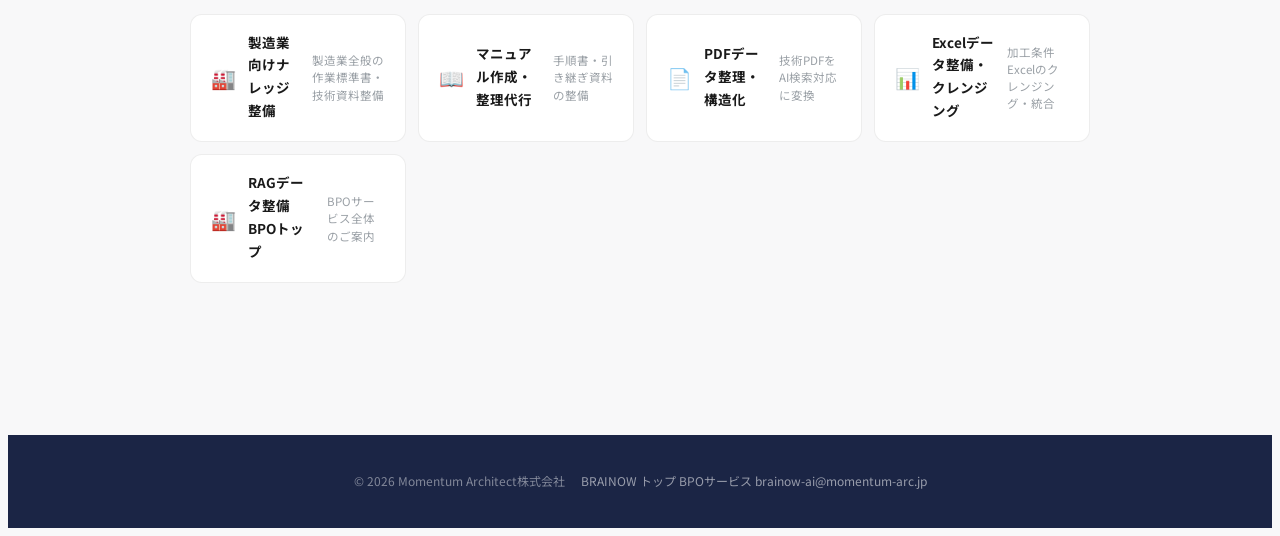
<file: bpo/metal-processing/index.html>
<!DOCTYPE html>
<html lang="ja">
<head>
  <meta charset="UTF-8">
  <meta name="viewport" content="width=device-width, initial-scale=1.0">
  <title>金属加工会社向け社内ナレッジ整備｜加工条件・ノウハウのAI検索対応｜BRAINOW BPO</title>
  <meta name="description" content="金属加工会社（切削・板金・溶接・プレス）の加工条件・設備・品質基準・ベテランノウハウを整理。AIで検索できる社内ナレッジを構築します。">
  <meta name="keywords" content="金属加工 ナレッジ,切削加工 ノウハウ 文書化,加工条件 管理,板金 溶接 技術継承,中小製造業 AI活用,BRAINOW BPO">
  <meta name="robots" content="index, follow">
  <link rel="canonical" href="https://brainow.net/bpo/metal-processing/">

  <!-- OGP -->
  <meta property="og:type" content="website">
  <meta property="og:url" content="https://brainow.net/bpo/metal-processing/">
  <meta property="og:title" content="金属加工会社向け社内ナレッジ整備｜加工条件・ノウハウのAI検索対応｜BRAINOW BPO">
  <meta property="og:description" content="金属加工会社（切削・板金・溶接・プレス）の加工条件・設備・品質基準・ベテランノウハウを整理。AIで検索できる社内ナレッジを構築します。">
  <meta property="og:site_name" content="BRAINOW">
  <meta property="og:locale" content="ja_JP">

  <!-- Twitter Card -->
  <meta name="twitter:card" content="summary_large_image">
  <meta name="twitter:title" content="金属加工会社向け社内ナレッジ整備｜加工条件・ノウハウのAI検索対応｜BRAINOW BPO">
  <meta name="twitter:description" content="金属加工会社（切削・板金・溶接・プレス）の加工条件・設備・品質基準・ベテランノウハウを整理。AIで検索できる社内ナレッジを構築します。">

  <!-- Google Fonts -->
  <link rel="preconnect" href="https://fonts.googleapis.com">
  <link rel="preconnect" href="https://fonts.gstatic.com" crossorigin>
  <link href="https://fonts.googleapis.com/css2?family=Noto+Sans+JP:wght@400;500;700&display=swap" rel="stylesheet">

  <link rel="stylesheet" href="../bpo.css">

  <!-- JSON-LD -->
  <script type="application/ld+json">
  [
    {
      "@context": "https://schema.org",
      "@type": "FAQPage",
      "mainEntity": [
        {
          "@type": "Question",
          "name": "加工条件が口頭伝達のみで、資料がまったくない場合でも対応できますか？",
          "acceptedAnswer": {
            "@type": "Answer",
            "text": "はい、ベテラン社員へのヒアリングを通じてゼロから文書化することができます。まずヒアリング対象者と時間を確保していただければ対応できます。"
          }
        },
        {
          "@type": "Question",
          "name": "特殊な材料・工法への理解はありますか？",
          "acceptedAnswer": {
            "@type": "Answer",
            "text": "一般的な金属加工（切削・板金・溶接・プレス）の知識はありますが、特殊な工法については現場担当者の確認を取りながら進めます。"
          }
        },
        {
          "@type": "Question",
          "name": "機密性の高い加工条件も預けられますか？",
          "acceptedAnswer": {
            "@type": "Answer",
            "text": "NDA締結の上で対応します。資料の受け渡し・保管・廃棄についても安全な運用を設計します。"
          }
        },
        {
          "@type": "Question",
          "name": "加工条件の整備と作業標準書の作成は同時に依頼できますか？",
          "acceptedAnswer": {
            "@type": "Answer",
            "text": "はい、同時対応可能です。加工条件マスターと作業標準書を連携した形で整備します。"
          }
        },
        {
          "@type": "Question",
          "name": "整備後のメンテナンス・更新も依頼できますか？",
          "acceptedAnswer": {
            "@type": "Answer",
            "text": "設備更新・新材料追加・工程変更のたびに随時対応する継続契約プランをご用意しています。"
          }
        }
      ]
    },
    {
      "@context": "https://schema.org",
      "@type": "Organization",
      "name": "BRAINOW",
      "url": "https://brainow.net/",
      "provider": {
        "@type": "Organization",
        "name": "Momentum Architect株式会社"
      },
      "email": "brainow-ai@momentum-arc.jp"
    }
  ]
  </script>
</head>
<body>

  <!-- Nav -->
  <nav class="nav">
    <a href="/" class="nav-logo">BRAINOW <span>BPO</span></a>
    <a href="#contact-form" class="nav-cta">無料相談を申し込む</a>
  </nav>

  <!-- Breadcrumb -->
  <div class="breadcrumb">
    <a href="/">トップ</a>
    <span class="sep">›</span>
    <a href="/bpo/">BPOサービス</a>
    <span class="sep">›</span>
    <span>金属加工会社向けナレッジ整備</span>
  </div>

  <!-- Hero -->
  <div class="hero">
    <div class="lp">
      <div class="hero-badge">BRAINOW BPO / 金属加工会社向けナレッジ整備</div>
      <h1>金属加工会社のベテランノウハウを整理して、<em>AIで検索できる技術ナレッジ</em>にする</h1>
      <p class="hero-sub">加工条件・設備・材料・品質基準・不具合事例をBPOで整理し、新人社員でもAIに質問して調べられる社内ナレッジを構築します。</p>
      <p class="hero-desc">切削加工・板金・溶接・プレス加工など、中小金属加工会社のベテラン技術者が持つノウハウを文書化し、技術継承と新人教育を支援します。</p>
      <div class="hero-btns">
        <a href="#contact-form" class="btn-white">無料相談を申し込む</a>
        <a href="/bpo/" class="btn-ghost">サービス一覧を見る</a>
      </div>
      <div class="hero-note">紙の加工日報・Excelの加工条件表・手書きメモにも対応</div>
    </div>
  </div>

  <div class="lp">

    <!-- Target -->
    <div class="section">
      <div class="sl">01 / TARGET</div>
      <h2>こんな課題をお持ちの企業様へ</h2>
      <p class="lead">金属加工業の技術継承・DX推進に課題を感じているチームをサポートします。</p>
      <div class="target-grid">
        <div class="target-card">
          <span class="target-icon">⚙️</span>
          <div class="target-body">
            <strong>ベテラン職人の加工条件・段取りノウハウが口伝えになっている</strong>
            <p>切削加工・板金・溶接・プレス加工会社</p>
          </div>
        </div>
        <div class="target-card">
          <span class="target-icon">📋</span>
          <div class="target-body">
            <strong>不具合が出るたびに熟練者に頼る状態で、自分で調べられない</strong>
            <p>製造現場・品質管理部門</p>
          </div>
        </div>
        <div class="target-card">
          <span class="target-icon">👷</span>
          <div class="target-body">
            <strong>新人の育成に時間がかかり、独立するまで2〜3年かかる</strong>
            <p>中小製造業の現場部門</p>
          </div>
        </div>
        <div class="target-card">
          <span class="target-icon">🤖</span>
          <div class="target-body">
            <strong>「AIに聞けば加工条件がわかる」仕組みを作りたい</strong>
            <p>製造DX推進担当</p>
          </div>
        </div>
      </div>
    </div>

    <div class="divider"></div>

    <!-- Issues -->
    <div class="section">
      <div class="sl">02 / ISSUES</div>
      <h2>ナレッジ整備が進まない6つの課題</h2>
      <p class="lead">多くの金属加工会社で共通する、技術ナレッジ整備の問題点をまとめました。</p>
      <div class="pain-grid">
        <div class="pain-card">
          <div class="pain-num">ISSUE 01</div>
          <strong>加工条件（切削速度・送り量・工具選定等）がベテランの頭の中にしかない</strong>
          <p>標準化されていないため、担当者によって加工品質が変わります</p>
        </div>
        <div class="pain-card">
          <div class="pain-num">ISSUE 02</div>
          <strong>不具合発生時の対処記録が残っていない</strong>
          <p>同じ不具合が繰り返し起き、そのたびにベテランが対応しています</p>
        </div>
        <div class="pain-card">
          <div class="pain-num">ISSUE 03</div>
          <strong>設備・材料・工程ごとの注意事項が文書化されていない</strong>
          <p>口頭での伝達に頼っているため、ミスが発生します</p>
        </div>
        <div class="pain-card">
          <div class="pain-num">ISSUE 04</div>
          <strong>作業標準書はあるが古くて現場で使われていない</strong>
          <p>実際の作業手順と書類が乖離しています</p>
        </div>
        <div class="pain-card">
          <div class="pain-num">ISSUE 05</div>
          <strong>新人がベテランに頼らず自己解決できる手段がない</strong>
          <p>「見て覚える」だけの教育が続いており、習得に時間がかかります</p>
        </div>
        <div class="pain-card">
          <div class="pain-num">ISSUE 06</div>
          <strong>整理する人材・時間がなく、後回しになっている</strong>
          <p>生産優先の現場では、ナレッジ整備に時間を割けません</p>
        </div>
      </div>
    </div>

    <div class="divider"></div>

    <!-- Services -->
    <div class="section">
      <div class="sl">03 / PROCESS</div>
      <h2>ナレッジ整備の作業内容</h2>
      <p class="lead">資料収集からAI投入用データ納品まで、4つのステップで対応します。</p>
      <div class="process-steps">
        <div class="pstep">
          <div class="pstep-n">01</div>
          <strong>加工条件・資料の収集・棚卸し</strong>
          <p>加工条件表・作業標準書・設備仕様書・品質記録を収集し、一覧化します</p>
          <div class="pstep-eg">例：全品番の加工条件をExcelで棚卸しし、抜け漏れを確認</div>
        </div>
        <div class="pstep">
          <div class="pstep-n">02</div>
          <strong>構造化・カテゴリ分類</strong>
          <p>材料種別・設備種別・工程別にデータを分類し、検索しやすい構造に整えます</p>
          <div class="pstep-eg">例：材料×工程の組み合わせ別に加工条件をマトリクス化</div>
        </div>
        <div class="pstep">
          <div class="pstep-n">03</div>
          <strong>ノウハウ・不具合事例の文書化</strong>
          <p>ベテランへのヒアリングで加工上の注意事項・不具合対処法を文書化します</p>
          <div class="pstep-eg">例：ベテラン3名のインタビューから注意事項20件と不具合事例15件をQ&amp;A化</div>
        </div>
        <div class="pstep">
          <div class="pstep-n">04</div>
          <strong>AI投入用ナレッジデータとして納品</strong>
          <p>整備したデータをRAGシステムに投入できるテキスト形式で納品します</p>
          <div class="pstep-eg">例：BRAINOW投入用ナレッジデータ＋加工条件マスターExcelを同時納品</div>
        </div>
      </div>
    </div>

    <div class="divider"></div>

    <!-- Deliverables -->
    <div class="section">
      <div class="sl">04 / DELIVERABLES</div>
      <h2>納品物一覧</h2>
      <p class="lead">整備完了後にお渡しするデータと資料です。</p>
      <div class="deliver-grid">
        <div class="deliver-card">
          <span class="deliver-icon">⚙️</span>
          <div class="deliver-title">加工条件マスターデータ</div>
          <div class="deliver-desc">材料・設備・工程別に整理した加工条件一覧（Excel形式）</div>
        </div>
        <div class="deliver-card">
          <span class="deliver-icon">💡</span>
          <div class="deliver-title">不具合事例・対処記録（Q&amp;A形式）</div>
          <div class="deliver-desc">発生した不具合と対処方法をQ&amp;A形式に整理したデータ</div>
        </div>
        <div class="deliver-card">
          <span class="deliver-icon">📖</span>
          <div class="deliver-title">作業標準書・注意事項ナレッジ</div>
          <div class="deliver-desc">現場で実際に使える更新済み手順書・注意事項一覧</div>
        </div>
        <div class="deliver-card">
          <span class="deliver-icon">🤖</span>
          <div class="deliver-title">AI投入用ナレッジデータ</div>
          <div class="deliver-desc">BRAINOW等のRAGシステムに投入できる構造化データ</div>
        </div>
      </div>
    </div>

    <div class="divider"></div>

    <!-- Flow -->
    <div class="section">
      <div class="sl">05 / FLOW</div>
      <h2>ご依頼から納品までの流れ</h2>
      <p class="lead">ヒアリングから納品まで、5つのステップで進めます。</p>
      <div class="flow-list">
        <div class="flow-item">
          <div class="flow-n">1</div>
          <div>
            <div class="flow-title">ヒアリング・現状確認</div>
            <div class="flow-desc">対象工程・資料の種類・ベテラン社員の情報をヒアリングします</div>
            <span class="flow-period">1〜2営業日</span>
          </div>
        </div>
        <div class="flow-item">
          <div class="flow-n">2</div>
          <div>
            <div class="flow-title">棚卸し・サンプル整理</div>
            <div class="flow-desc">資料を一覧化し、一部をサンプル整理してフォーマットをご確認いただきます</div>
            <span class="flow-period">3〜5営業日</span>
          </div>
        </div>
        <div class="flow-item">
          <div class="flow-n">3</div>
          <div>
            <div class="flow-title">本整理・ノウハウ文書化</div>
            <div class="flow-desc">全データの整理・構造化・ベテランインタビューによる文書化を実施します</div>
            <span class="flow-period">規模による</span>
          </div>
        </div>
        <div class="flow-item">
          <div class="flow-n">4</div>
          <div>
            <div class="flow-title">品質チェック・現場確認</div>
            <div class="flow-desc">整備内容を現場担当者にご確認いただき、修正を反映します</div>
            <span class="flow-period">2〜3営業日</span>
          </div>
        </div>
        <div class="flow-item">
          <div class="flow-n">5</div>
          <div>
            <div class="flow-title">納品・AI投入サポート</div>
            <div class="flow-desc">指定形式で納品。BRAINOWへの投入設定もサポートします</div>
            <span class="flow-period">納品日</span>
          </div>
        </div>
      </div>
    </div>

    <div class="divider"></div>

    <!-- Benefits -->
    <div class="section">
      <div class="sl">06 / BENEFITS</div>
      <h2>ナレッジ整備で得られる効果</h2>
      <p class="lead">整備された技術ナレッジは、現場の生産性と品質を底上げします。</p>
      <div class="benefit-grid">
        <div class="benefit-card">
          <span class="benefit-icon">🎓</span>
          <div class="benefit-title">新人がAIに質問して加工条件を調べられる</div>
          <div class="benefit-desc">「○○材料を○○設備で加工する場合の切削条件は？」とAIに聞くと答えが返ってくる状態を作ります</div>
        </div>
        <div class="benefit-card">
          <span class="benefit-icon">🔒</span>
          <div class="benefit-title">ベテランの技術を社内に残せる</div>
          <div class="benefit-desc">退職・高齢化前に技術を文書化することで、技術継承リスクを低減します</div>
        </div>
        <div class="benefit-card">
          <span class="benefit-icon">⚙️</span>
          <div class="benefit-title">不具合対応が速くなる</div>
          <div class="benefit-desc">過去の不具合事例がAIで検索できれば、類似問題への対応時間を短縮できます</div>
        </div>
        <div class="benefit-card">
          <span class="benefit-icon">📋</span>
          <div class="benefit-title">加工品質が安定する</div>
          <div class="benefit-desc">加工条件が標準化されることで、担当者による品質ばらつきが減ります</div>
        </div>
      </div>
    </div>

    <div class="divider"></div>

    <!-- Merits -->
    <div class="section">
      <div class="sl">07 / WHY BRAINOW BPO</div>
      <h2>BRAINOW BPOを選ぶ理由</h2>
      <p class="lead">金属加工業のナレッジ整備からAI投入まで、一気通貫で対応できます。</p>
      <div class="merit-grid">
        <div class="merit-card">
          <div class="m-icon">🔗</div>
          <strong>加工条件データをBRAINOWに直接投入</strong>
          <p>BPOで整備したナレッジをそのまま社内AIに登録できます</p>
        </div>
        <div class="merit-card">
          <div class="m-icon">⚙️</div>
          <strong>金属加工業の技術体系を理解した整備</strong>
          <p>切削・板金・溶接・プレスなど工法別の整理方法を熟知しています</p>
        </div>
        <div class="merit-card">
          <div class="m-icon">🔄</div>
          <strong>設備更新・新材料追加時の継続更新も対応</strong>
          <p>加工条件が変わったときの随時更新プランをご用意しています</p>
        </div>
      </div>
    </div>

    <div class="divider"></div>

    <!-- FAQ -->
    <div class="section">
      <div class="sl">08 / FAQ</div>
      <h2>よくあるご質問</h2>
      <p class="lead">金属加工向けナレッジ整備に関してよくいただく質問をまとめました。</p>
      <div class="faq-list">
        <div class="faq-item">
          <div class="faq-q"><span class="faq-qb">Q</span>加工条件が口頭伝達のみで、資料がまったくない場合でも対応できますか？</div>
          <div class="faq-a">はい、ベテラン社員へのヒアリングを通じてゼロから文書化することができます。まずヒアリング対象者と時間を確保していただければ対応できます。</div>
        </div>
        <div class="faq-item">
          <div class="faq-q"><span class="faq-qb">Q</span>特殊な材料・工法への理解はありますか？</div>
          <div class="faq-a">一般的な金属加工（切削・板金・溶接・プレス）の知識はありますが、特殊な工法については現場担当者の確認を取りながら進めます。</div>
        </div>
        <div class="faq-item">
          <div class="faq-q"><span class="faq-qb">Q</span>機密性の高い加工条件も預けられますか？</div>
          <div class="faq-a">NDA締結の上で対応します。資料の受け渡し・保管・廃棄についても安全な運用を設計します。</div>
        </div>
        <div class="faq-item">
          <div class="faq-q"><span class="faq-qb">Q</span>加工条件の整備と作業標準書の作成は同時に依頼できますか？</div>
          <div class="faq-a">はい、同時対応可能です。加工条件マスターと作業標準書を連携した形で整備します。</div>
        </div>
        <div class="faq-item">
          <div class="faq-q"><span class="faq-qb">Q</span>整備後のメンテナンス・更新も依頼できますか？</div>
          <div class="faq-a">設備更新・新材料追加・工程変更のたびに随時対応する継続契約プランをご用意しています。</div>
        </div>
      </div>
    </div>

    <div class="divider"></div>

    <!-- CTA -->
    <div class="section" id="contact-form">
      <div class="cta-block">
        <div class="cta-label">無料相談受付中</div>
        <h2>自社の加工条件・技術ノウハウがAI活用できる状態かどうか、無料で確認します</h2>
        <p>現在の加工条件・作業標準書・不具合記録を確認し、どのような整理が必要かをご案内します。</p>
        <ul class="cta-reassure">
          <li>✦ 初回ヒアリング無料</li>
          <li>✦ 資料ゼロからでも対応</li>
          <li>✦ NDA締結対応</li>
          <li>✦ 中小製造業向け</li>
        </ul>
      </div>

      <!-- Form -->
      <div class="form-wrap">
        <form id="page-form" action="https://formspree.io/f/xbdvlnkn" method="POST">
          <input type="hidden" name="_subject" value="【BRAINOW BPO】金属加工向けBPOのお問い合わせ">
          <input type="hidden" name="種別" value="金属加工会社向けナレッジ整備">
          <div class="form-grid">
            <div class="form-group full">
              <label>会社名 <span class="req">必須</span></label>
              <input type="text" name="company" required placeholder="例：株式会社サンプル">
            </div>
            <div class="form-group full">
              <label>お名前 <span class="req">必須</span></label>
              <input type="text" name="name" required placeholder="例：山田 太郎">
            </div>
            <div class="form-group full">
              <label>メールアドレス <span class="req">必須</span></label>
              <input type="email" name="email" required placeholder="例：yamada@example.com">
            </div>
            <div class="form-group full">
              <label>電話番号 <span class="opt">任意</span></label>
              <input type="tel" name="phone" placeholder="例：03-1234-5678">
            </div>
            <div class="form-group full">
              <label>対象データの種類 <span class="opt">任意</span></label>
              <select name="data_type">
                <option value="">選択してください</option>
                <option value="加工条件表（Excel）">加工条件表（Excel）</option>
                <option value="作業標準書（紙・PDF）">作業標準書（紙・PDF）</option>
                <option value="加工日報（紙）">加工日報（紙）</option>
                <option value="設備仕様書">設備仕様書</option>
                <option value="不具合記録">不具合記録</option>
                <option value="その他">その他</option>
              </select>
            </div>
            <div class="form-group full">
              <label>お問い合わせ内容 <span class="opt">任意</span></label>
              <textarea name="message" rows="5" placeholder="現在の課題・対象工程・お急ぎの度合いなど、お気軽にお書きください"></textarea>
            </div>
          </div>
          <button type="submit" class="form-submit">無料相談を申し込む</button>
          <div class="success-msg" style="display:none;">
            <div class="s-icon">✓</div>
            <p>送信が完了しました。担当者より1〜2営業日以内にご連絡します。</p>
          </div>
        </form>
      </div>

      <div class="cta-btns">
        <a href="mailto:brainow-ai@momentum-arc.jp" class="btn-base">メールで直接問い合わせる</a>
      </div>
      <p class="cta-contact">お急ぎの場合は <a href="mailto:brainow-ai@momentum-arc.jp">brainow-ai@momentum-arc.jp</a> まで直接ご連絡ください。</p>
    </div>

    <div class="divider"></div>

    <!-- Related -->
    <div class="section">
      <div class="sl">RELATED SERVICES</div>
      <h2>関連するBPOサービス</h2>
      <p class="lead">金属加工向けナレッジ整備と合わせてご活用いただけるサービスです。</p>
      <div class="related-grid">
        <a href="../manufacturing/" class="related-card">
          <span class="rc-icon">🏭</span>
          <div class="rc-title">製造業向けナレッジ整備</div>
          <div class="rc-desc">製造業全般の作業標準書・技術資料整備</div>
        </a>
        <a href="../manual/" class="related-card">
          <span class="rc-icon">📖</span>
          <div class="rc-title">マニュアル作成・整理代行</div>
          <div class="rc-desc">手順書・引き継ぎ資料の整備</div>
        </a>
        <a href="../pdf/" class="related-card">
          <span class="rc-icon">📄</span>
          <div class="rc-title">PDFデータ整理・構造化</div>
          <div class="rc-desc">技術PDFをAI検索対応に変換</div>
        </a>
        <a href="../excel/" class="related-card">
          <span class="rc-icon">📊</span>
          <div class="rc-title">Excelデータ整備・クレンジング</div>
          <div class="rc-desc">加工条件Excelのクレンジング・統合</div>
        </a>
        <a href="../" class="related-card">
          <span class="rc-icon">🏭</span>
          <div class="rc-title">RAGデータ整備BPOトップ</div>
          <div class="rc-desc">BPOサービス全体のご案内</div>
        </a>
      </div>
    </div>

  </div><!-- /.lp -->

  <!-- Footer -->
  <footer class="footer">
    <p>© 2026 Momentum Architect株式会社</p>
    <nav>
      <a href="/">BRAINOW トップ</a>
      <a href="/bpo/">BPOサービス</a>
      <a href="mailto:brainow-ai@momentum-arc.jp">brainow-ai@momentum-arc.jp</a>
    </nav>
  </footer>

  <script>
    const form = document.getElementById('page-form');
    const successMsg = form.querySelector('.success-msg');
    const submitBtn = form.querySelector('.form-submit');

    form.addEventListener('submit', async function(e) {
      e.preventDefault();
      submitBtn.disabled = true;
      submitBtn.textContent = '送信中...';

      try {
        const response = await fetch(form.action, {
          method: 'POST',
          body: new FormData(form),
          headers: { 'Accept': 'application/json' }
        });

        if (response.ok) {
          form.querySelector('.form-grid').style.display = 'none';
          submitBtn.style.display = 'none';
          successMsg.style.display = 'block';
        } else {
          submitBtn.disabled = false;
          submitBtn.textContent = '無料相談を申し込む';
          alert('送信に失敗しました。しばらく経ってから再度お試しください。');
        }
      } catch (err) {
        submitBtn.disabled = false;
        submitBtn.textContent = '無料相談を申し込む';
        alert('送信に失敗しました。しばらく経ってから再度お試しください。');
      }
    });
  </script>

</body>
</html>
</file>
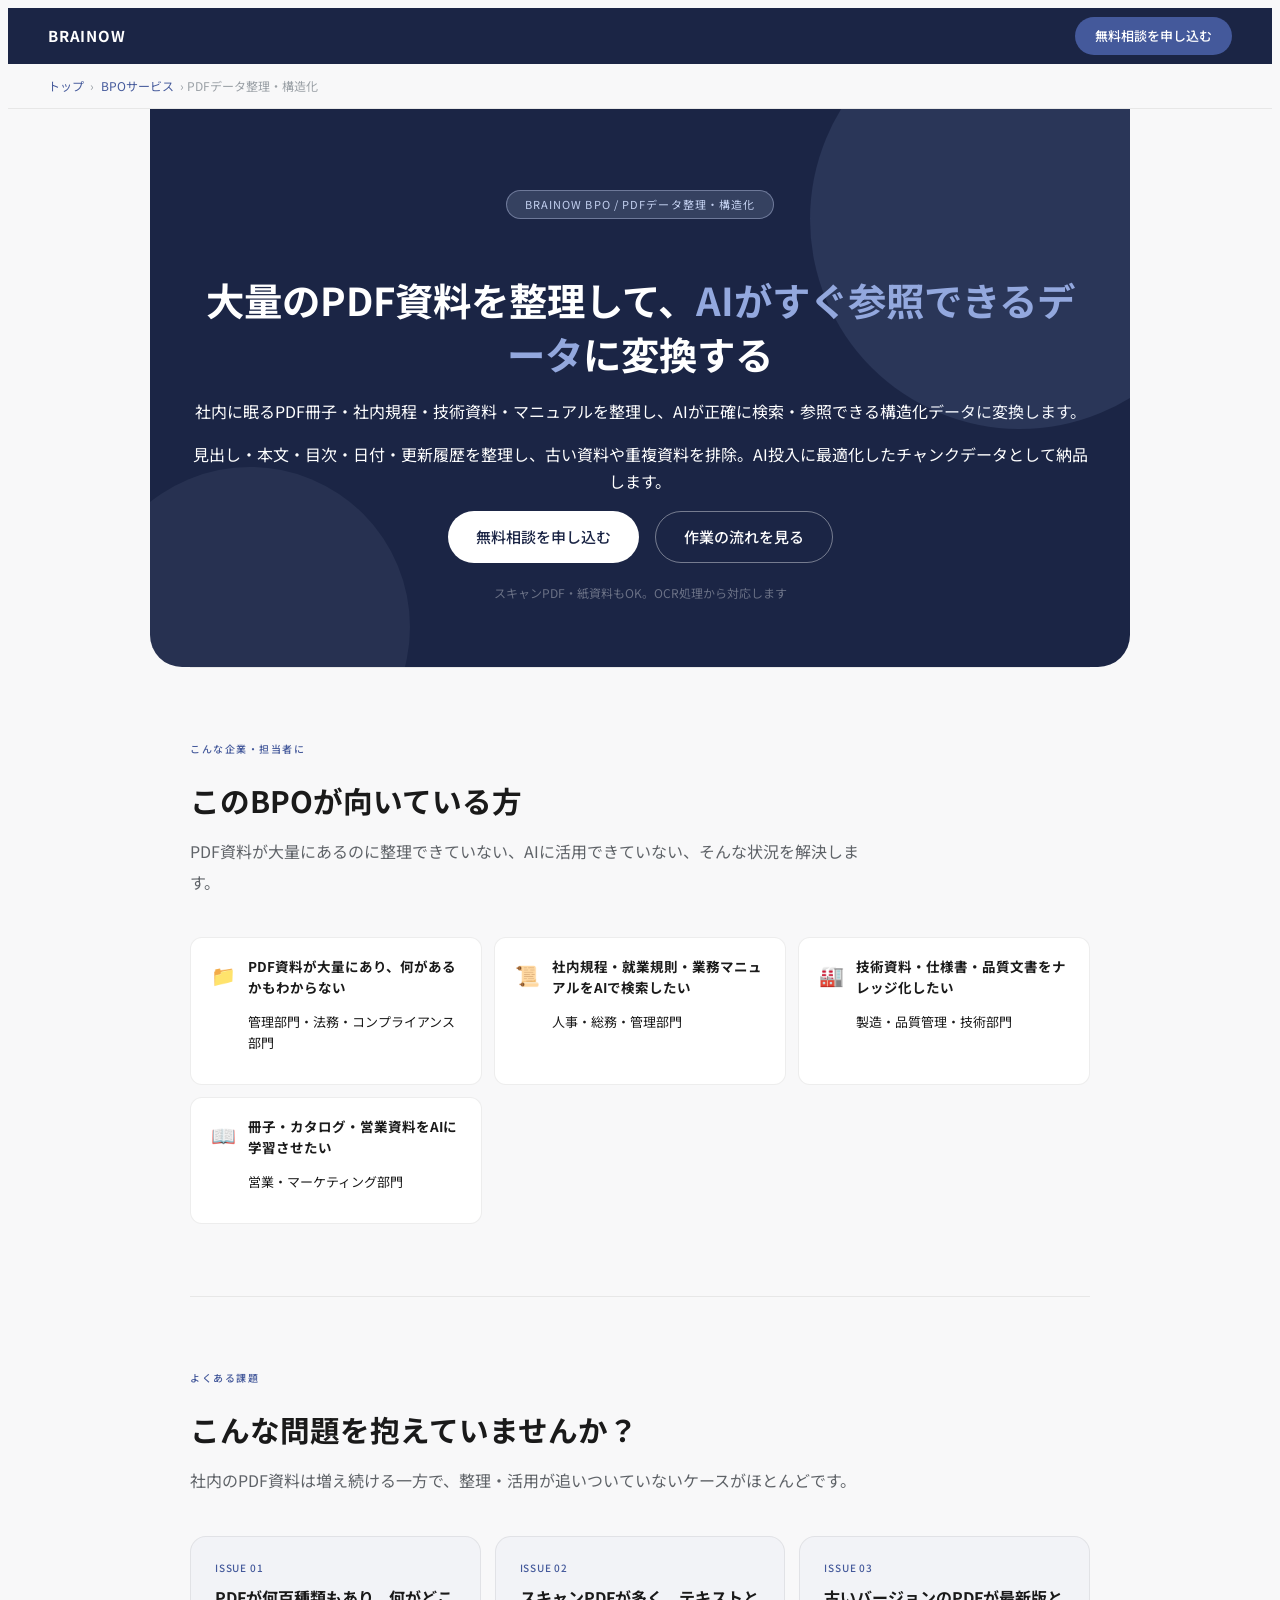
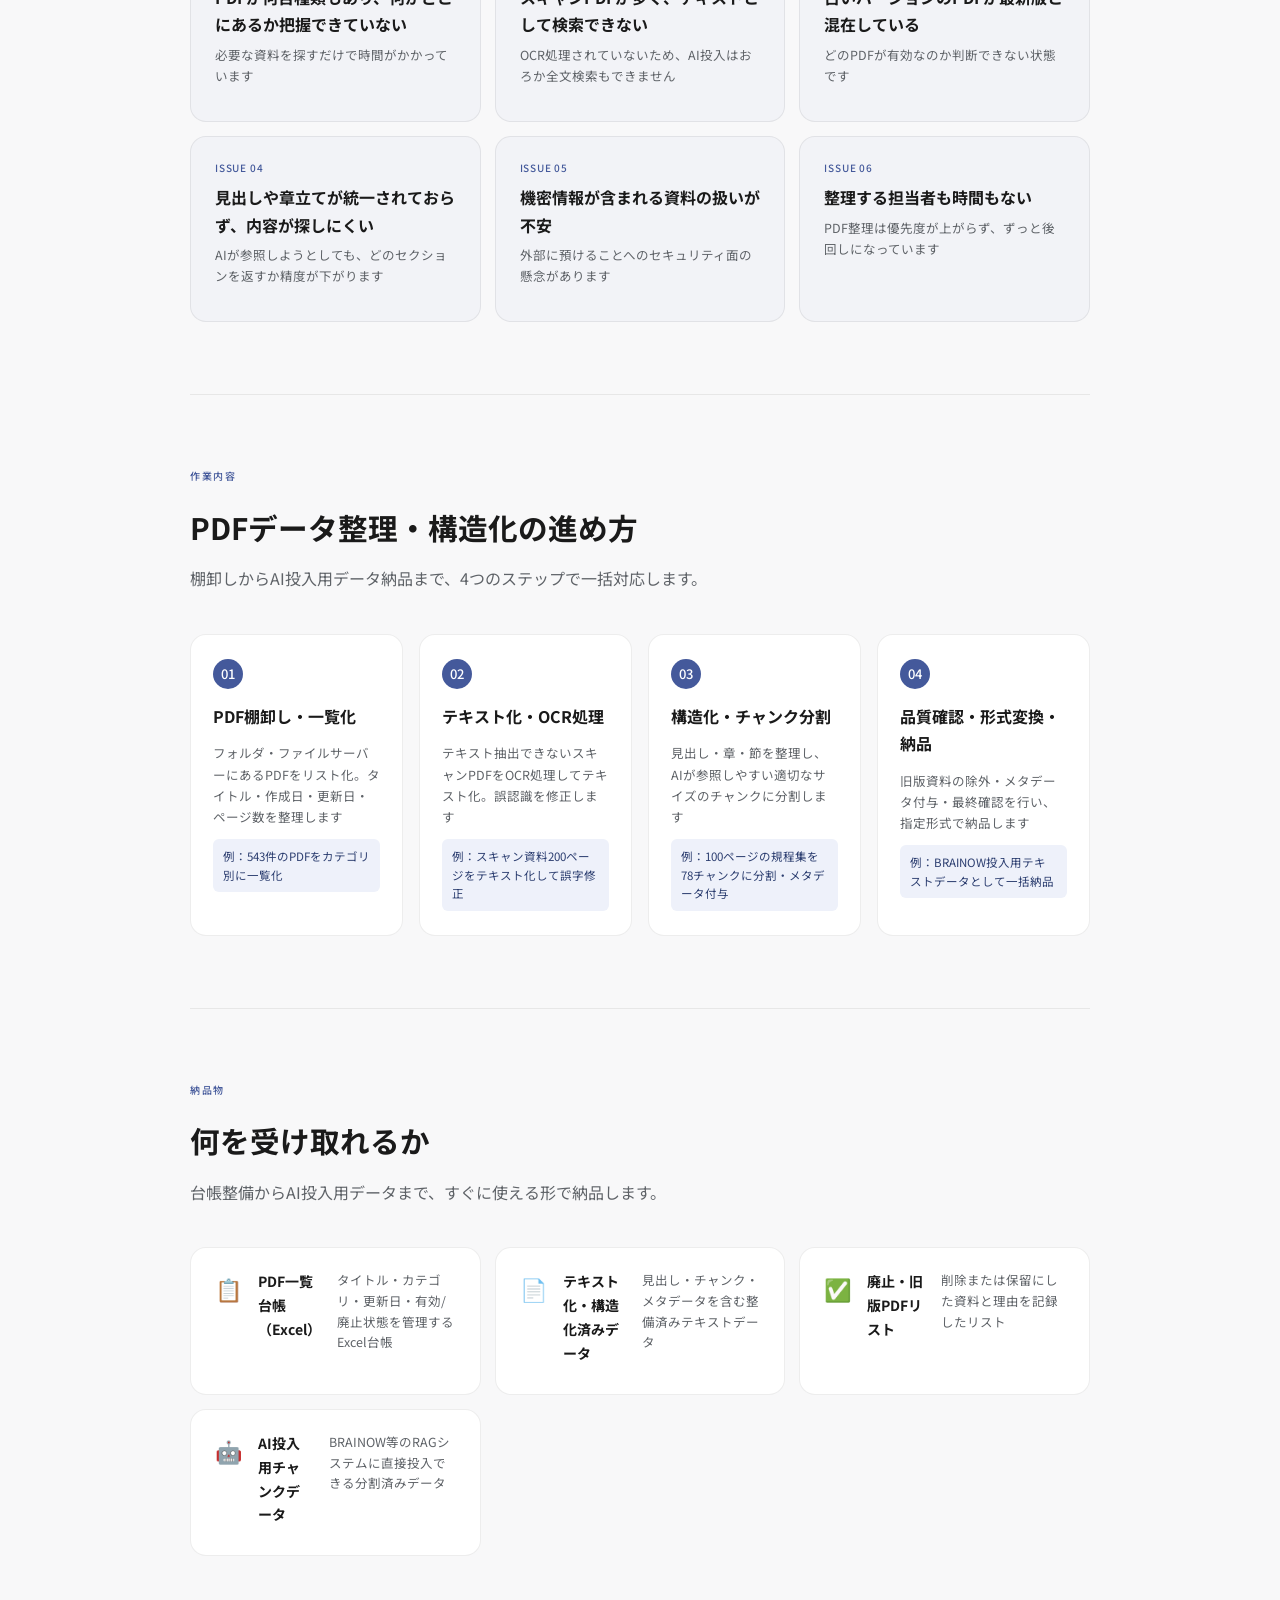
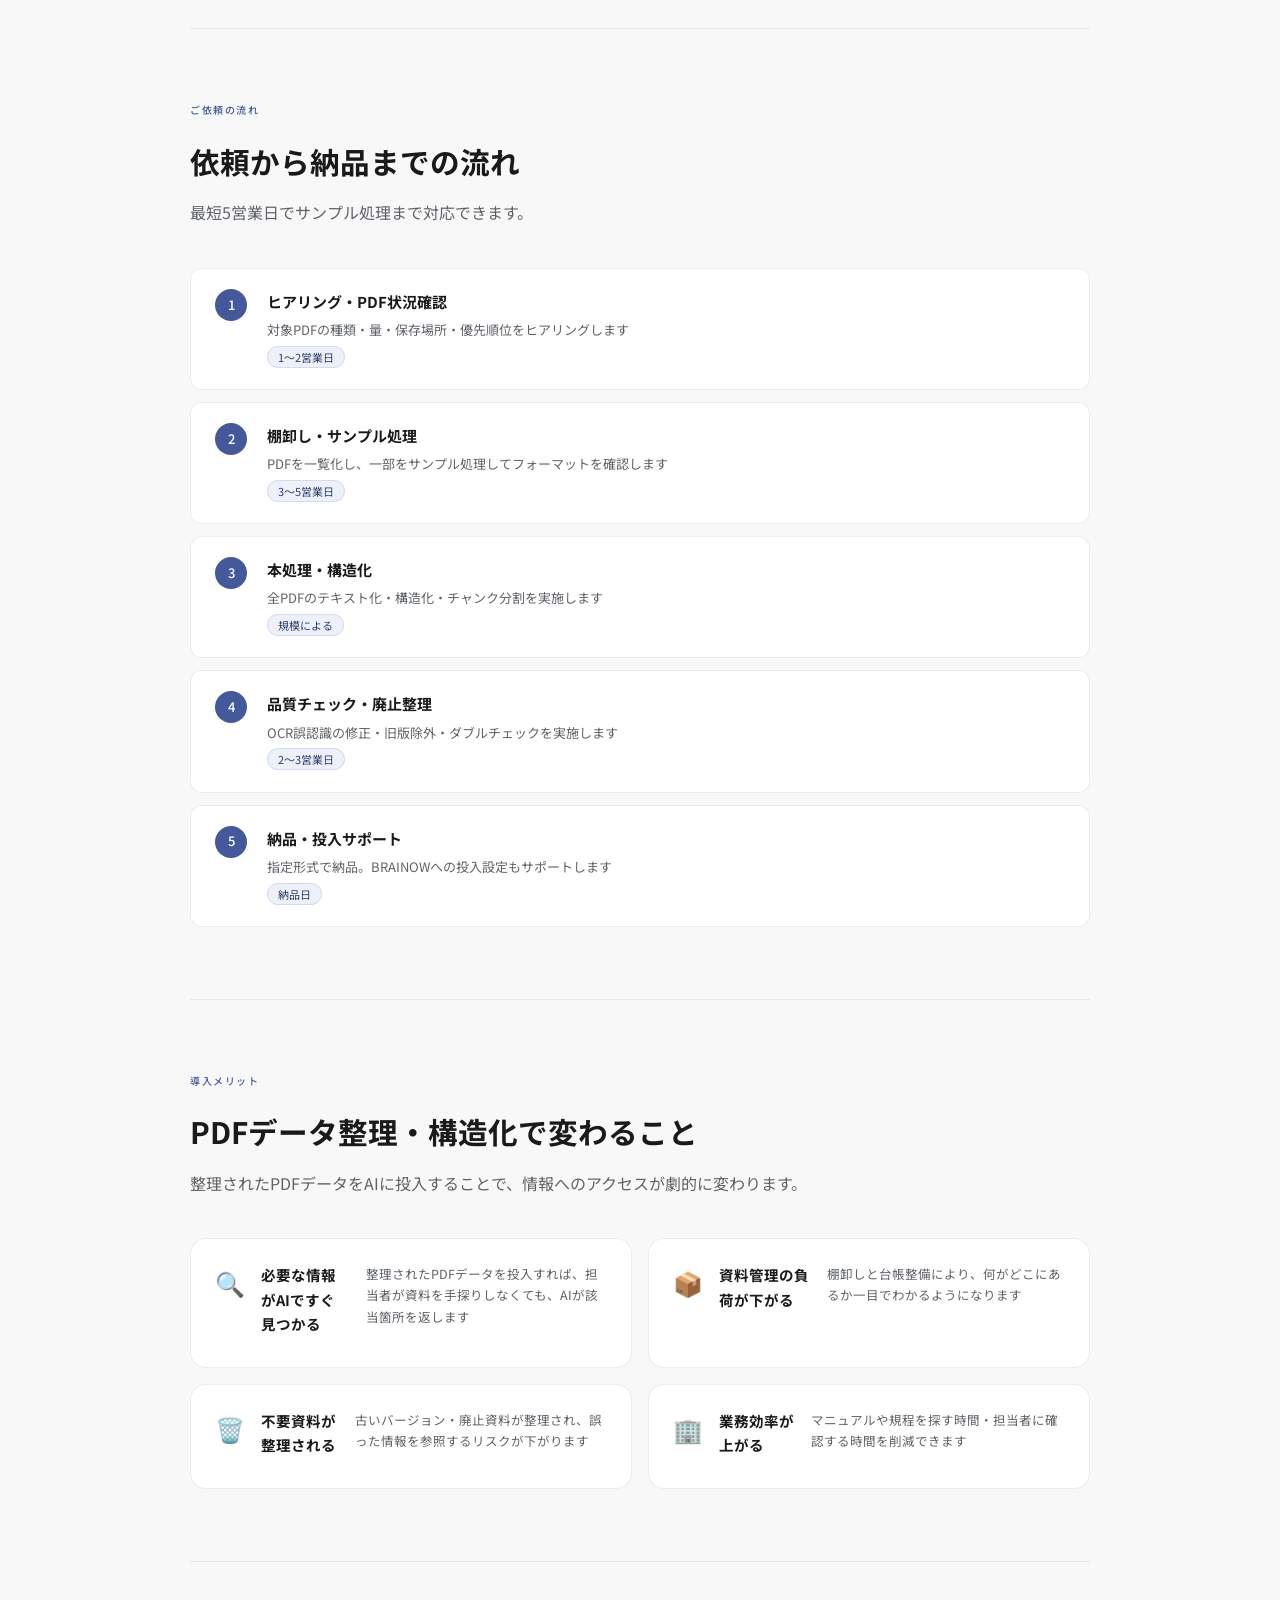
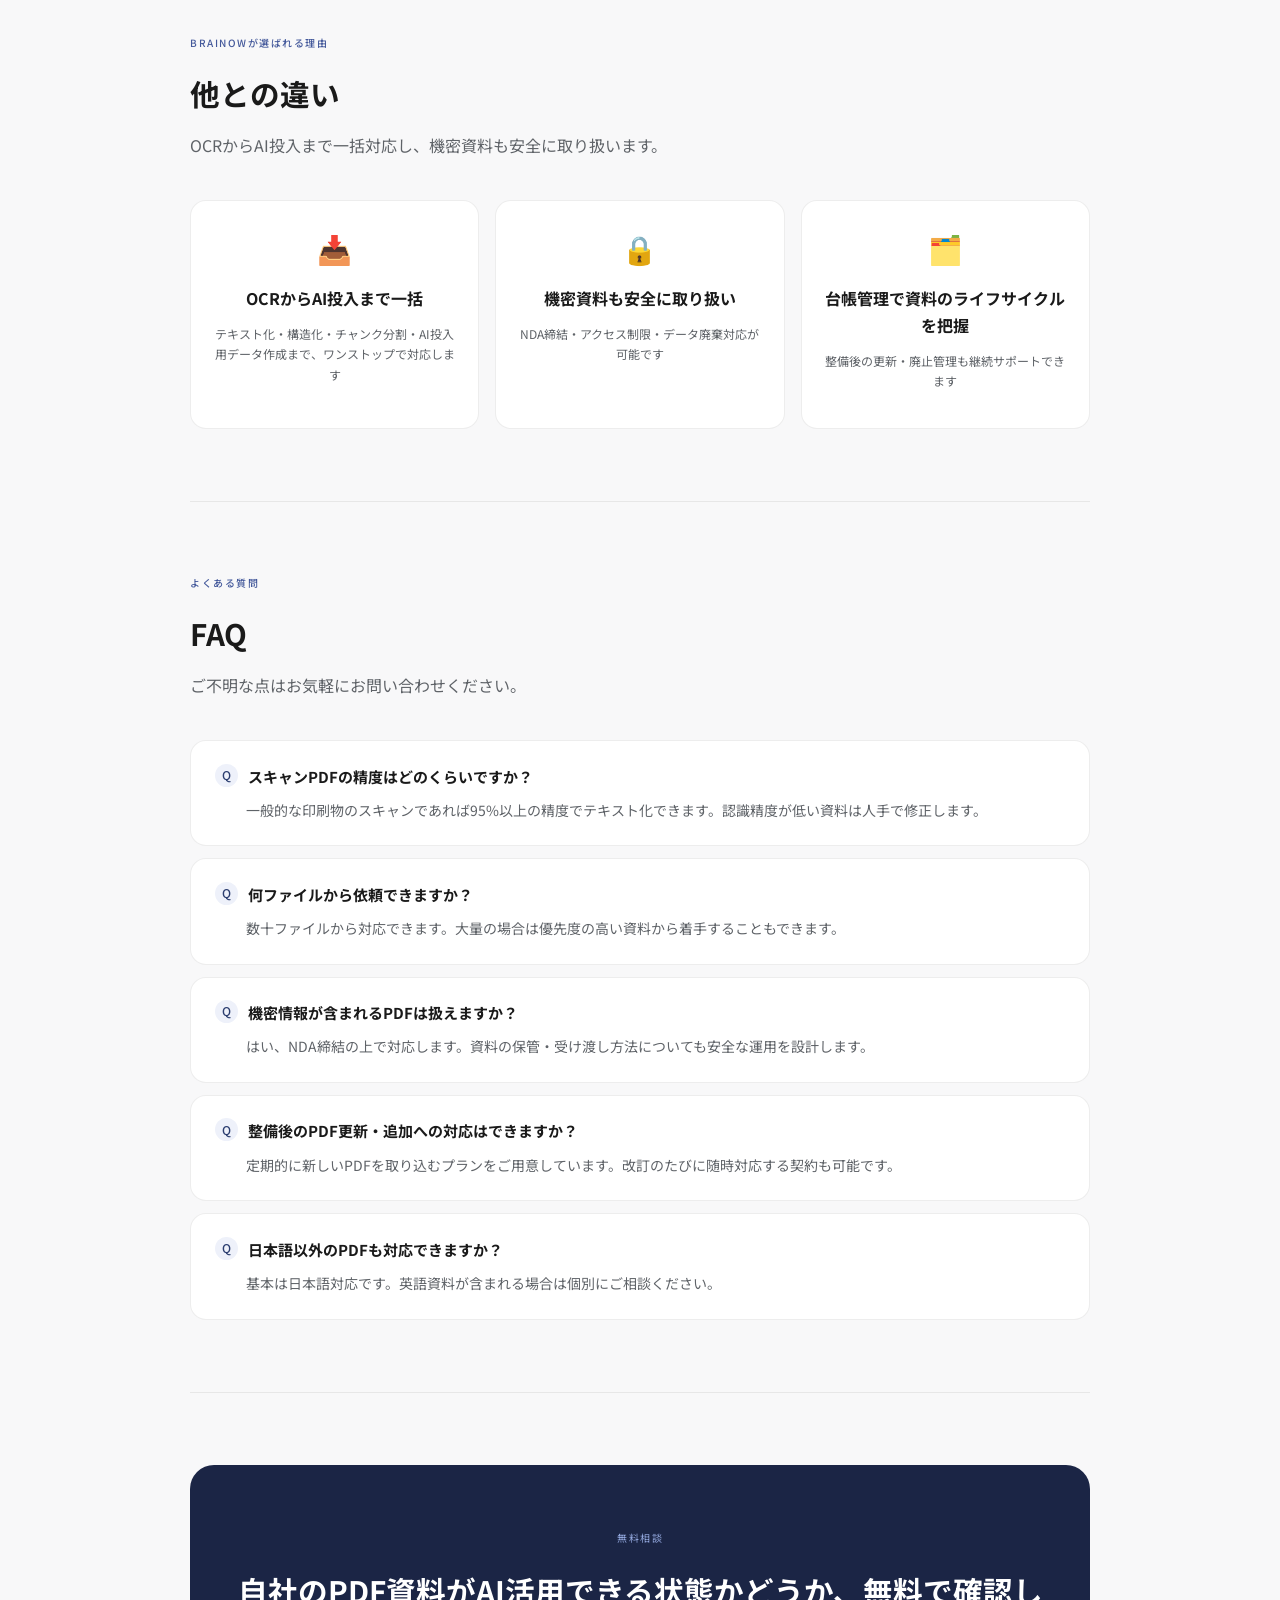
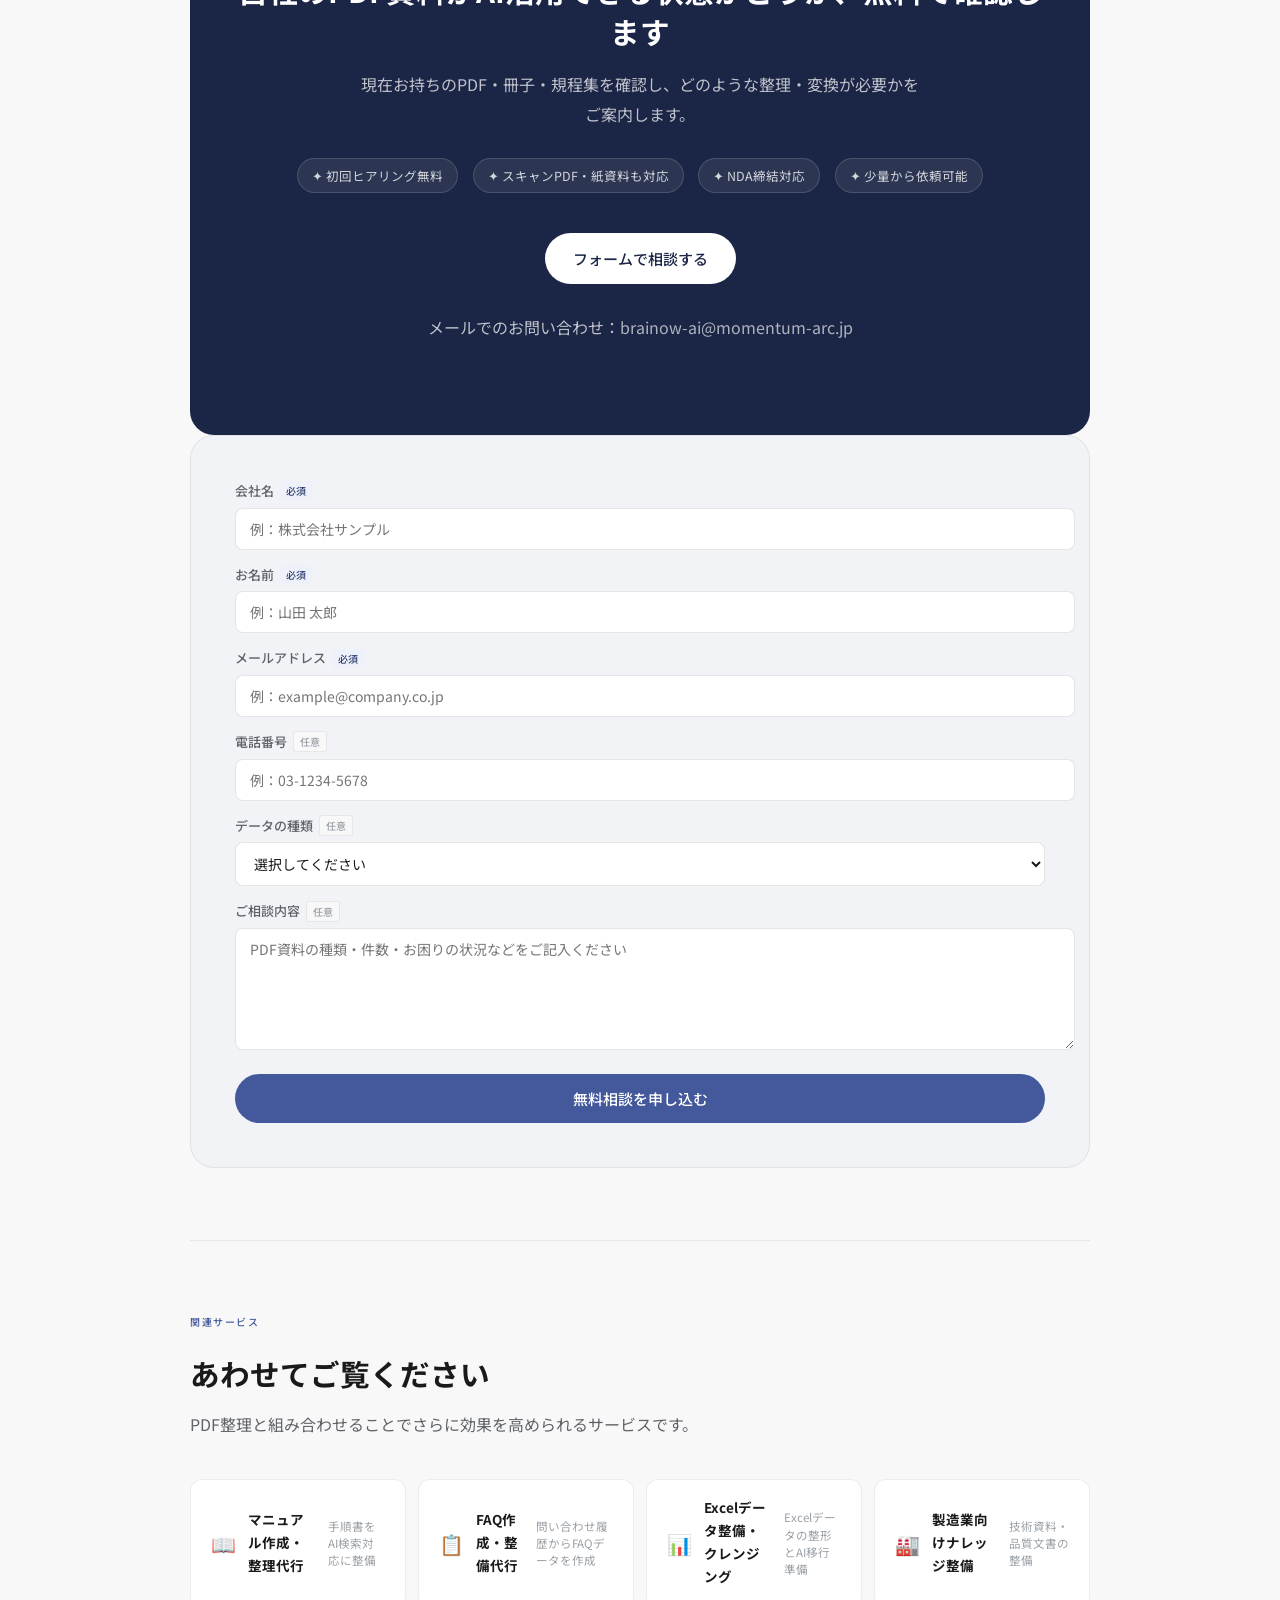
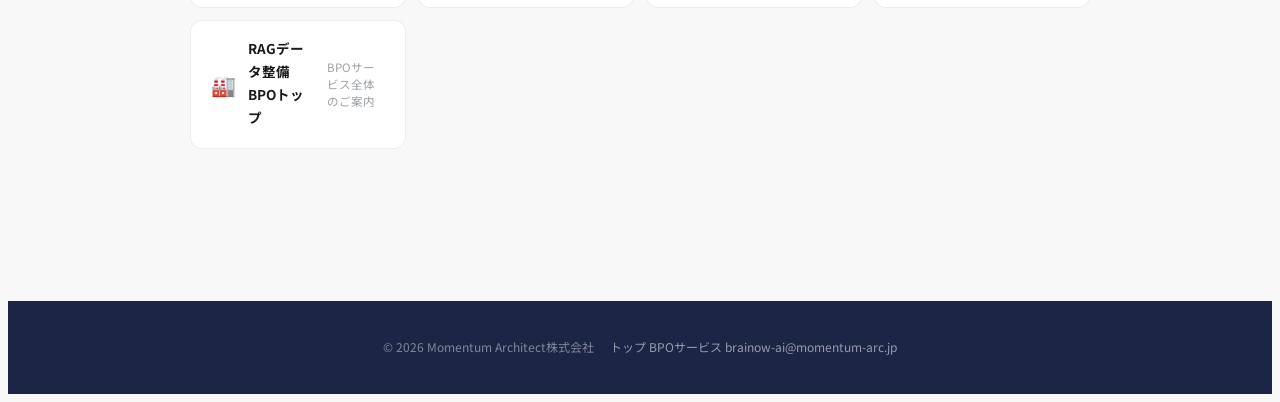
<file: bpo/pdf/index.html>
<!DOCTYPE html>
<html lang="ja">
<head>
  <meta charset="UTF-8">
  <meta name="viewport" content="width=device-width, initial-scale=1.0">
  <title>PDFデータ整理・構造化｜冊子・規程・マニュアルをAI検索対応に｜BRAINOW BPO</title>
  <meta name="description" content="PDF資料・スキャン冊子・社内規程を整理・テキスト化・構造化。AIが参照しやすいチャンクデータに変換して納品します。機密資料にも対応。">
  <meta name="keywords" content="PDF整理代行,PDF構造化,スキャンPDF テキスト化,OCR代行,社内規程 AI検索,BPO,BRAINOW">
  <meta name="robots" content="index, follow">
  <link rel="canonical" href="https://brainow.net/bpo/pdf/">

  <!-- OGP -->
  <meta property="og:type" content="website">
  <meta property="og:url" content="https://brainow.net/bpo/pdf/">
  <meta property="og:title" content="PDFデータ整理・構造化｜冊子・規程・マニュアルをAI検索対応に｜BRAINOW BPO">
  <meta property="og:description" content="PDF資料・スキャン冊子・社内規程を整理・テキスト化・構造化。AIが参照しやすいチャンクデータに変換して納品します。機密資料にも対応。">
  <meta property="og:site_name" content="BRAINOW">
  <meta property="og:locale" content="ja_JP">

  <!-- Twitter Card -->
  <meta name="twitter:card" content="summary_large_image">
  <meta name="twitter:title" content="PDFデータ整理・構造化｜冊子・規程・マニュアルをAI検索対応に｜BRAINOW BPO">
  <meta name="twitter:description" content="PDF資料・スキャン冊子・社内規程を整理・テキスト化・構造化。AIが参照しやすいチャンクデータに変換して納品します。機密資料にも対応。">

  <!-- Google Fonts -->
  <link rel="preconnect" href="https://fonts.googleapis.com">
  <link rel="preconnect" href="https://fonts.gstatic.com" crossorigin>
  <link href="https://fonts.googleapis.com/css2?family=Noto+Sans+JP:wght@400;500;700&display=swap" rel="stylesheet">

  <link rel="stylesheet" href="../bpo.css">

  <!-- JSON-LD -->
  <script type="application/ld+json">
  [
    {
      "@context": "https://schema.org",
      "@type": "FAQPage",
      "mainEntity": [
        {
          "@type": "Question",
          "name": "スキャンPDFの精度はどのくらいですか？",
          "acceptedAnswer": {
            "@type": "Answer",
            "text": "一般的な印刷物のスキャンであれば95%以上の精度でテキスト化できます。認識精度が低い資料は人手で修正します。"
          }
        },
        {
          "@type": "Question",
          "name": "何ファイルから依頼できますか？",
          "acceptedAnswer": {
            "@type": "Answer",
            "text": "数十ファイルから対応できます。大量の場合は優先度の高い資料から着手することもできます。"
          }
        },
        {
          "@type": "Question",
          "name": "機密情報が含まれるPDFは扱えますか？",
          "acceptedAnswer": {
            "@type": "Answer",
            "text": "はい、NDA締結の上で対応します。資料の保管・受け渡し方法についても安全な運用を設計します。"
          }
        },
        {
          "@type": "Question",
          "name": "整備後のPDF更新・追加への対応はできますか？",
          "acceptedAnswer": {
            "@type": "Answer",
            "text": "定期的に新しいPDFを取り込むプランをご用意しています。改訂のたびに随時対応する契約も可能です。"
          }
        },
        {
          "@type": "Question",
          "name": "日本語以外のPDFも対応できますか？",
          "acceptedAnswer": {
            "@type": "Answer",
            "text": "基本は日本語対応です。英語資料が含まれる場合は個別にご相談ください。"
          }
        }
      ]
    },
    {
      "@context": "https://schema.org",
      "@type": "Organization",
      "name": "BRAINOW",
      "url": "https://brainow.net/",
      "provider": "Momentum Architect株式会社",
      "email": "brainow-ai@momentum-arc.jp"
    }
  ]
  </script>
</head>
<body>

  <!-- Nav -->
  <nav class="nav">
    <a href="/" class="nav-logo">BRAINOW</a>
    <a href="#contact-form" class="nav-cta">無料相談を申し込む</a>
  </nav>

  <!-- Breadcrumb -->
  <div class="breadcrumb">
    <a href="/">トップ</a> › <a href="/bpo/">BPOサービス</a> › PDFデータ整理・構造化
  </div>

  <div class="lp">

    <!-- Hero -->
    <div class="hero">
      <div class="hero-badge">BRAINOW BPO / PDFデータ整理・構造化</div>
      <h1>大量のPDF資料を整理して、<em>AIがすぐ参照できるデータ</em>に変換する</h1>
      <p>社内に眠るPDF冊子・社内規程・技術資料・マニュアルを整理し、AIが正確に検索・参照できる構造化データに変換します。</p>
      <p>見出し・本文・目次・日付・更新履歴を整理し、古い資料や重複資料を排除。AI投入に最適化したチャンクデータとして納品します。</p>
      <div class="hero-btns">
        <a href="#contact-form" class="btn-white">無料相談を申し込む</a>
        <a href="#process" class="btn-ghost">作業の流れを見る</a>
      </div>
      <div class="hero-note">スキャンPDF・紙資料もOK。OCR処理から対応します</div>
    </div>

    <div class="divider"></div>

    <!-- Targets -->
    <div class="section">
      <div class="sl">こんな企業・担当者に</div>
      <h2>このBPOが向いている方</h2>
      <p class="lead">PDF資料が大量にあるのに整理できていない、AIに活用できていない、そんな状況を解決します。</p>
      <div class="target-grid">
        <div class="target-card">
          <div class="target-icon">📁</div>
          <div class="target-body">
            <strong>PDF資料が大量にあり、何があるかもわからない</strong>
            <p>管理部門・法務・コンプライアンス部門</p>
          </div>
        </div>
        <div class="target-card">
          <div class="target-icon">📜</div>
          <div class="target-body">
            <strong>社内規程・就業規則・業務マニュアルをAIで検索したい</strong>
            <p>人事・総務・管理部門</p>
          </div>
        </div>
        <div class="target-card">
          <div class="target-icon">🏭</div>
          <div class="target-body">
            <strong>技術資料・仕様書・品質文書をナレッジ化したい</strong>
            <p>製造・品質管理・技術部門</p>
          </div>
        </div>
        <div class="target-card">
          <div class="target-icon">📖</div>
          <div class="target-body">
            <strong>冊子・カタログ・営業資料をAIに学習させたい</strong>
            <p>営業・マーケティング部門</p>
          </div>
        </div>
      </div>
    </div>

    <div class="divider"></div>

    <!-- Issues -->
    <div class="section">
      <div class="sl">よくある課題</div>
      <h2>こんな問題を抱えていませんか？</h2>
      <p class="lead">社内のPDF資料は増え続ける一方で、整理・活用が追いついていないケースがほとんどです。</p>
      <div class="pain-grid">
        <div class="pain-card">
          <div class="pain-num">ISSUE 01</div>
          <strong>PDFが何百種類もあり、何がどこにあるか把握できていない</strong>
          <p>必要な資料を探すだけで時間がかかっています</p>
        </div>
        <div class="pain-card">
          <div class="pain-num">ISSUE 02</div>
          <strong>スキャンPDFが多く、テキストとして検索できない</strong>
          <p>OCR処理されていないため、AI投入はおろか全文検索もできません</p>
        </div>
        <div class="pain-card">
          <div class="pain-num">ISSUE 03</div>
          <strong>古いバージョンのPDFが最新版と混在している</strong>
          <p>どのPDFが有効なのか判断できない状態です</p>
        </div>
        <div class="pain-card">
          <div class="pain-num">ISSUE 04</div>
          <strong>見出しや章立てが統一されておらず、内容が探しにくい</strong>
          <p>AIが参照しようとしても、どのセクションを返すか精度が下がります</p>
        </div>
        <div class="pain-card">
          <div class="pain-num">ISSUE 05</div>
          <strong>機密情報が含まれる資料の扱いが不安</strong>
          <p>外部に預けることへのセキュリティ面の懸念があります</p>
        </div>
        <div class="pain-card">
          <div class="pain-num">ISSUE 06</div>
          <strong>整理する担当者も時間もない</strong>
          <p>PDF整理は優先度が上がらず、ずっと後回しになっています</p>
        </div>
      </div>
    </div>

    <div class="divider"></div>

    <!-- Process -->
    <div class="section" id="process">
      <div class="sl">作業内容</div>
      <h2>PDFデータ整理・構造化の進め方</h2>
      <p class="lead">棚卸しからAI投入用データ納品まで、4つのステップで一括対応します。</p>
      <div class="process-steps">
        <div class="pstep">
          <div class="pstep-n">01</div>
          <strong>PDF棚卸し・一覧化</strong>
          <p>フォルダ・ファイルサーバーにあるPDFをリスト化。タイトル・作成日・更新日・ページ数を整理します</p>
          <div class="pstep-eg">例：543件のPDFをカテゴリ別に一覧化</div>
        </div>
        <div class="pstep">
          <div class="pstep-n">02</div>
          <strong>テキスト化・OCR処理</strong>
          <p>テキスト抽出できないスキャンPDFをOCR処理してテキスト化。誤認識を修正します</p>
          <div class="pstep-eg">例：スキャン資料200ページをテキスト化して誤字修正</div>
        </div>
        <div class="pstep">
          <div class="pstep-n">03</div>
          <strong>構造化・チャンク分割</strong>
          <p>見出し・章・節を整理し、AIが参照しやすい適切なサイズのチャンクに分割します</p>
          <div class="pstep-eg">例：100ページの規程集を78チャンクに分割・メタデータ付与</div>
        </div>
        <div class="pstep">
          <div class="pstep-n">04</div>
          <strong>品質確認・形式変換・納品</strong>
          <p>旧版資料の除外・メタデータ付与・最終確認を行い、指定形式で納品します</p>
          <div class="pstep-eg">例：BRAINOW投入用テキストデータとして一括納品</div>
        </div>
      </div>
    </div>

    <div class="divider"></div>

    <!-- Deliverables -->
    <div class="section">
      <div class="sl">納品物</div>
      <h2>何を受け取れるか</h2>
      <p class="lead">台帳整備からAI投入用データまで、すぐに使える形で納品します。</p>
      <div class="deliver-grid">
        <div class="deliver-card">
          <span class="deliver-icon">📋</span>
          <div class="deliver-title">PDF一覧台帳（Excel）</div>
          <div class="deliver-desc">タイトル・カテゴリ・更新日・有効/廃止状態を管理するExcel台帳</div>
        </div>
        <div class="deliver-card">
          <span class="deliver-icon">📄</span>
          <div class="deliver-title">テキスト化・構造化済みデータ</div>
          <div class="deliver-desc">見出し・チャンク・メタデータを含む整備済みテキストデータ</div>
        </div>
        <div class="deliver-card">
          <span class="deliver-icon">✅</span>
          <div class="deliver-title">廃止・旧版PDFリスト</div>
          <div class="deliver-desc">削除または保留にした資料と理由を記録したリスト</div>
        </div>
        <div class="deliver-card">
          <span class="deliver-icon">🤖</span>
          <div class="deliver-title">AI投入用チャンクデータ</div>
          <div class="deliver-desc">BRAINOW等のRAGシステムに直接投入できる分割済みデータ</div>
        </div>
      </div>
    </div>

    <div class="divider"></div>

    <!-- Flow -->
    <div class="section">
      <div class="sl">ご依頼の流れ</div>
      <h2>依頼から納品までの流れ</h2>
      <p class="lead">最短5営業日でサンプル処理まで対応できます。</p>
      <div class="flow-list">
        <div class="flow-item">
          <div class="flow-n">1</div>
          <div>
            <div class="flow-title">ヒアリング・PDF状況確認</div>
            <div class="flow-desc">対象PDFの種類・量・保存場所・優先順位をヒアリングします</div>
            <span class="flow-period">1〜2営業日</span>
          </div>
        </div>
        <div class="flow-item">
          <div class="flow-n">2</div>
          <div>
            <div class="flow-title">棚卸し・サンプル処理</div>
            <div class="flow-desc">PDFを一覧化し、一部をサンプル処理してフォーマットを確認します</div>
            <span class="flow-period">3〜5営業日</span>
          </div>
        </div>
        <div class="flow-item">
          <div class="flow-n">3</div>
          <div>
            <div class="flow-title">本処理・構造化</div>
            <div class="flow-desc">全PDFのテキスト化・構造化・チャンク分割を実施します</div>
            <span class="flow-period">規模による</span>
          </div>
        </div>
        <div class="flow-item">
          <div class="flow-n">4</div>
          <div>
            <div class="flow-title">品質チェック・廃止整理</div>
            <div class="flow-desc">OCR誤認識の修正・旧版除外・ダブルチェックを実施します</div>
            <span class="flow-period">2〜3営業日</span>
          </div>
        </div>
        <div class="flow-item">
          <div class="flow-n">5</div>
          <div>
            <div class="flow-title">納品・投入サポート</div>
            <div class="flow-desc">指定形式で納品。BRAINOWへの投入設定もサポートします</div>
            <span class="flow-period">納品日</span>
          </div>
        </div>
      </div>
    </div>

    <div class="divider"></div>

    <!-- Benefits -->
    <div class="section">
      <div class="sl">導入メリット</div>
      <h2>PDFデータ整理・構造化で変わること</h2>
      <p class="lead">整理されたPDFデータをAIに投入することで、情報へのアクセスが劇的に変わります。</p>
      <div class="benefit-grid">
        <div class="benefit-card">
          <span class="benefit-icon">🔍</span>
          <div class="benefit-title">必要な情報がAIですぐ見つかる</div>
          <div class="benefit-desc">整理されたPDFデータを投入すれば、担当者が資料を手探りしなくても、AIが該当箇所を返します</div>
        </div>
        <div class="benefit-card">
          <span class="benefit-icon">📦</span>
          <div class="benefit-title">資料管理の負荷が下がる</div>
          <div class="benefit-desc">棚卸しと台帳整備により、何がどこにあるか一目でわかるようになります</div>
        </div>
        <div class="benefit-card">
          <span class="benefit-icon">🗑️</span>
          <div class="benefit-title">不要資料が整理される</div>
          <div class="benefit-desc">古いバージョン・廃止資料が整理され、誤った情報を参照するリスクが下がります</div>
        </div>
        <div class="benefit-card">
          <span class="benefit-icon">🏢</span>
          <div class="benefit-title">業務効率が上がる</div>
          <div class="benefit-desc">マニュアルや規程を探す時間・担当者に確認する時間を削減できます</div>
        </div>
      </div>
    </div>

    <div class="divider"></div>

    <!-- Merits -->
    <div class="section">
      <div class="sl">BRAINOWが選ばれる理由</div>
      <h2>他との違い</h2>
      <p class="lead">OCRからAI投入まで一括対応し、機密資料も安全に取り扱います。</p>
      <div class="merit-grid">
        <div class="merit-card">
          <div class="m-icon">📥</div>
          <strong>OCRからAI投入まで一括</strong>
          <p>テキスト化・構造化・チャンク分割・AI投入用データ作成まで、ワンストップで対応します</p>
        </div>
        <div class="merit-card">
          <div class="m-icon">🔒</div>
          <strong>機密資料も安全に取り扱い</strong>
          <p>NDA締結・アクセス制限・データ廃棄対応が可能です</p>
        </div>
        <div class="merit-card">
          <div class="m-icon">🗂️</div>
          <strong>台帳管理で資料のライフサイクルを把握</strong>
          <p>整備後の更新・廃止管理も継続サポートできます</p>
        </div>
      </div>
    </div>

    <div class="divider"></div>

    <!-- FAQ -->
    <div class="section">
      <div class="sl">よくある質問</div>
      <h2>FAQ</h2>
      <p class="lead">ご不明な点はお気軽にお問い合わせください。</p>
      <div class="faq-list">
        <div class="faq-item">
          <div class="faq-q"><span class="faq-qb">Q</span>スキャンPDFの精度はどのくらいですか？</div>
          <div class="faq-a">一般的な印刷物のスキャンであれば95%以上の精度でテキスト化できます。認識精度が低い資料は人手で修正します。</div>
        </div>
        <div class="faq-item">
          <div class="faq-q"><span class="faq-qb">Q</span>何ファイルから依頼できますか？</div>
          <div class="faq-a">数十ファイルから対応できます。大量の場合は優先度の高い資料から着手することもできます。</div>
        </div>
        <div class="faq-item">
          <div class="faq-q"><span class="faq-qb">Q</span>機密情報が含まれるPDFは扱えますか？</div>
          <div class="faq-a">はい、NDA締結の上で対応します。資料の保管・受け渡し方法についても安全な運用を設計します。</div>
        </div>
        <div class="faq-item">
          <div class="faq-q"><span class="faq-qb">Q</span>整備後のPDF更新・追加への対応はできますか？</div>
          <div class="faq-a">定期的に新しいPDFを取り込むプランをご用意しています。改訂のたびに随時対応する契約も可能です。</div>
        </div>
        <div class="faq-item">
          <div class="faq-q"><span class="faq-qb">Q</span>日本語以外のPDFも対応できますか？</div>
          <div class="faq-a">基本は日本語対応です。英語資料が含まれる場合は個別にご相談ください。</div>
        </div>
      </div>
    </div>

    <div class="divider"></div>

    <!-- CTA / Contact Form -->
    <div class="section" id="contact-form">
      <div class="cta-block">
        <div class="cta-label">無料相談</div>
        <h2>自社のPDF資料がAI活用できる状態かどうか、無料で確認します</h2>
        <p>現在お持ちのPDF・冊子・規程集を確認し、どのような整理・変換が必要かをご案内します。</p>
        <ul class="cta-reassure">
          <li>✦ 初回ヒアリング無料</li>
          <li>✦ スキャンPDF・紙資料も対応</li>
          <li>✦ NDA締結対応</li>
          <li>✦ 少量から依頼可能</li>
        </ul>
        <div class="cta-btns">
          <a href="#page-form" class="btn-white">フォームで相談する</a>
        </div>
        <p class="cta-contact">メールでのお問い合わせ：<a href="mailto:brainow-ai@momentum-arc.jp">brainow-ai@momentum-arc.jp</a></p>
      </div>

      <div class="form-wrap">
        <form id="page-form" action="https://formspree.io/f/xbdvlnkn" method="POST">
          <input type="hidden" name="_subject" value="【BRAINOW BPO】PDF整理のお問い合わせ">
          <input type="hidden" name="種別" value="PDFデータ整理・構造化">
          <div class="form-grid">
            <div class="form-group full">
              <label>会社名<span class="req">必須</span></label>
              <input type="text" name="company" required placeholder="例：株式会社サンプル">
            </div>
            <div class="form-group full">
              <label>お名前<span class="req">必須</span></label>
              <input type="text" name="name" required placeholder="例：山田 太郎">
            </div>
            <div class="form-group full">
              <label>メールアドレス<span class="req">必須</span></label>
              <input type="email" name="email" required placeholder="例：example@company.co.jp">
            </div>
            <div class="form-group full">
              <label>電話番号<span class="opt">任意</span></label>
              <input type="tel" name="phone" placeholder="例：03-1234-5678">
            </div>
            <div class="form-group full">
              <label>データの種類<span class="opt">任意</span></label>
              <select name="data_type">
                <option value="">選択してください</option>
                <option value="社内規程・就業規則">社内規程・就業規則</option>
                <option value="業務マニュアル・手順書">業務マニュアル・手順書</option>
                <option value="技術資料・仕様書">技術資料・仕様書</option>
                <option value="カタログ・営業資料">カタログ・営業資料</option>
                <option value="スキャンPDF・紙資料">スキャンPDF・紙資料</option>
                <option value="その他">その他</option>
              </select>
            </div>
            <div class="form-group full">
              <label>ご相談内容<span class="opt">任意</span></label>
              <textarea name="message" rows="5" placeholder="PDF資料の種類・件数・お困りの状況などをご記入ください"></textarea>
            </div>
          </div>
          <button type="submit" class="form-submit">無料相談を申し込む</button>
        </form>
        <div class="success-msg" id="success-msg" style="display:none;">
          <div class="s-icon">✓</div>
          <p>お問い合わせありがとうございます。担当者より折り返しご連絡いたします。</p>
        </div>
      </div>
    </div>

    <div class="divider"></div>

    <!-- Related -->
    <div class="section">
      <div class="sl">関連サービス</div>
      <h2>あわせてご覧ください</h2>
      <p class="lead">PDF整理と組み合わせることでさらに効果を高められるサービスです。</p>
      <div class="related-grid">
        <a href="../manual/" class="related-card">
          <span class="rc-icon">📖</span>
          <div class="rc-title">マニュアル作成・整理代行</div>
          <div class="rc-desc">手順書をAI検索対応に整備</div>
        </a>
        <a href="../faq/" class="related-card">
          <span class="rc-icon">📋</span>
          <div class="rc-title">FAQ作成・整備代行</div>
          <div class="rc-desc">問い合わせ履歴からFAQデータを作成</div>
        </a>
        <a href="../excel/" class="related-card">
          <span class="rc-icon">📊</span>
          <div class="rc-title">Excelデータ整備・クレンジング</div>
          <div class="rc-desc">Excelデータの整形とAI移行準備</div>
        </a>
        <a href="../manufacturing/" class="related-card">
          <span class="rc-icon">🏭</span>
          <div class="rc-title">製造業向けナレッジ整備</div>
          <div class="rc-desc">技術資料・品質文書の整備</div>
        </a>
        <a href="../" class="related-card">
          <span class="rc-icon">🏭</span>
          <div class="rc-title">RAGデータ整備BPOトップ</div>
          <div class="rc-desc">BPOサービス全体のご案内</div>
        </a>
      </div>
    </div>

  </div><!-- /.lp -->

  <!-- Footer -->
  <footer class="footer">
    <p>© 2026 Momentum Architect株式会社</p>
    <nav>
      <a href="/">トップ</a>
      <a href="/bpo/">BPOサービス</a>
      <a href="mailto:brainow-ai@momentum-arc.jp">brainow-ai@momentum-arc.jp</a>
    </nav>
  </footer>

  <script>
    (function () {
      var form = document.getElementById('page-form');
      var successMsg = document.getElementById('success-msg');
      if (!form) return;
      form.addEventListener('submit', function (e) {
        e.preventDefault();
        var data = new FormData(form);
        fetch(form.action, {
          method: 'POST',
          body: data,
          headers: { 'Accept': 'application/json' }
        }).then(function (res) {
          if (res.ok) {
            form.style.display = 'none';
            successMsg.style.display = 'block';
          } else {
            alert('送信に失敗しました。しばらく経ってから再度お試しください。');
          }
        }).catch(function () {
          alert('送信に失敗しました。しばらく経ってから再度お試しください。');
        });
      });
    })();
  </script>

</body>
</html>
</file>
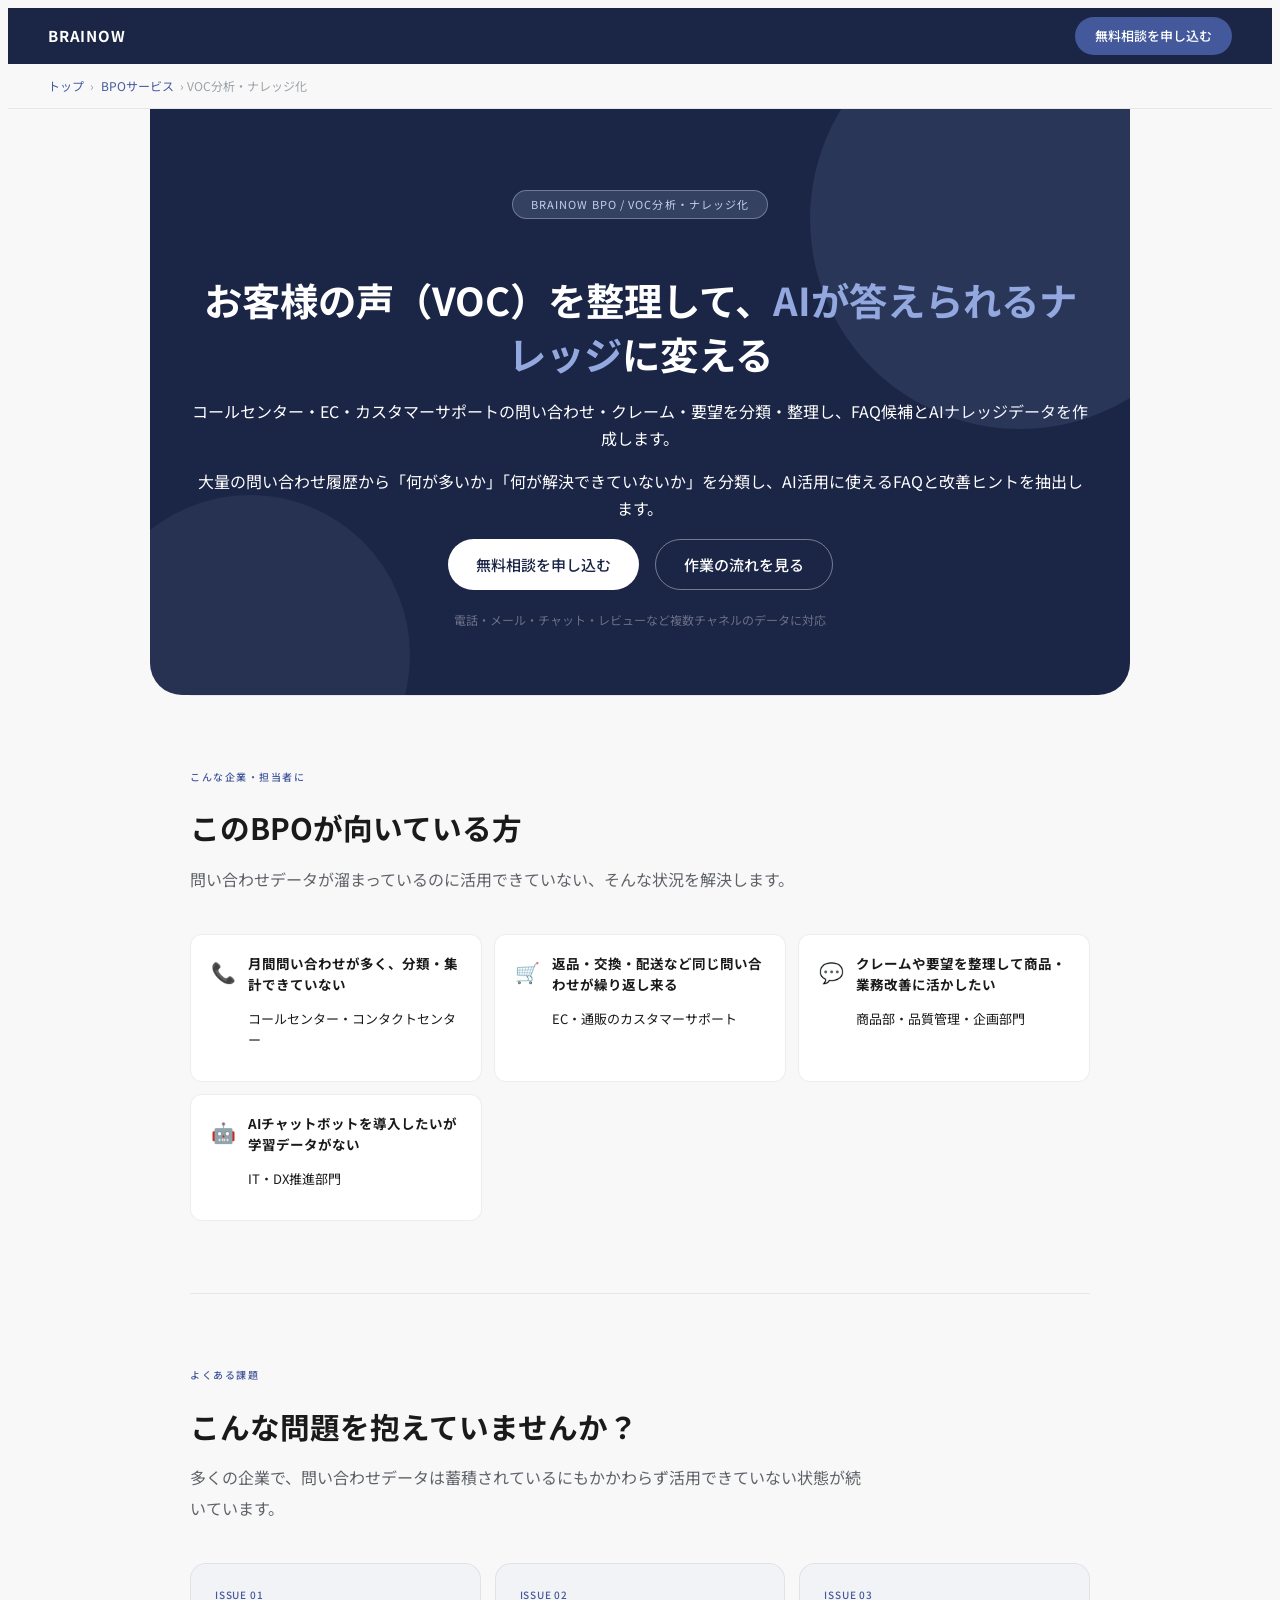
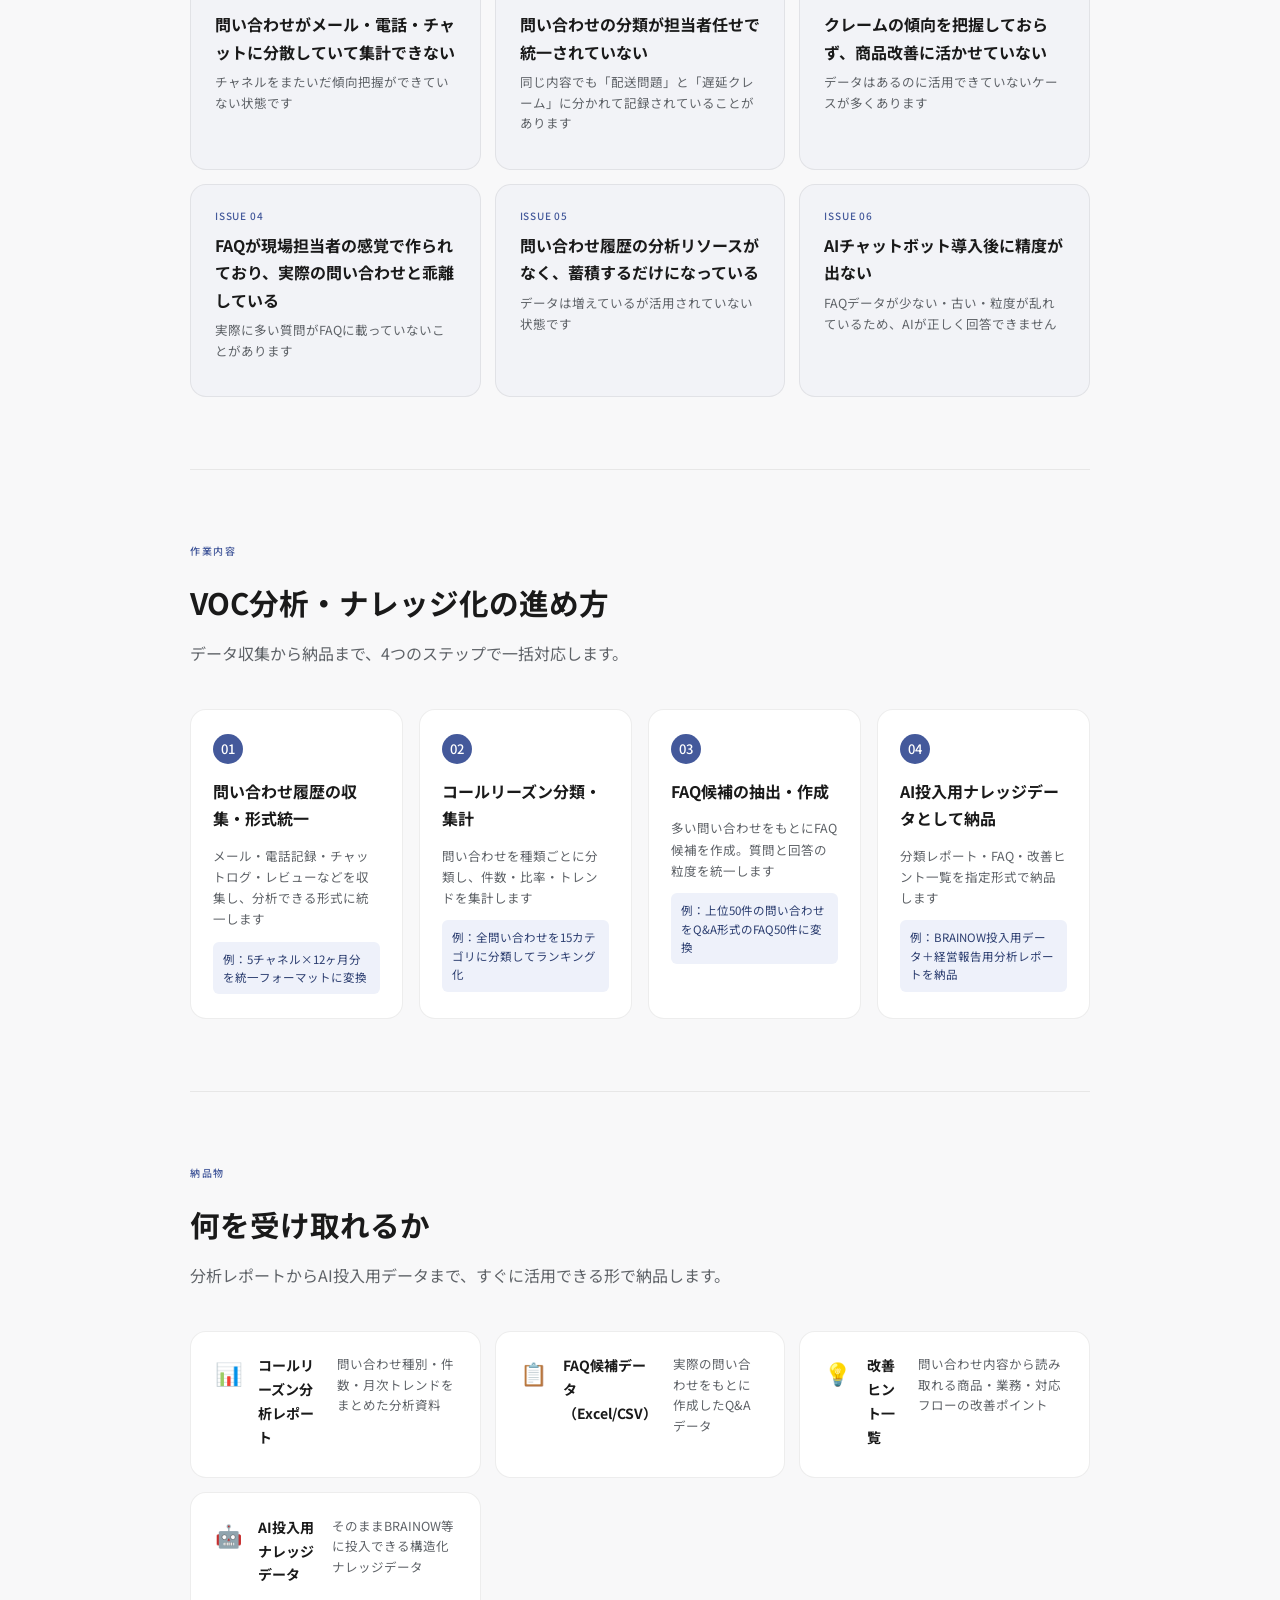
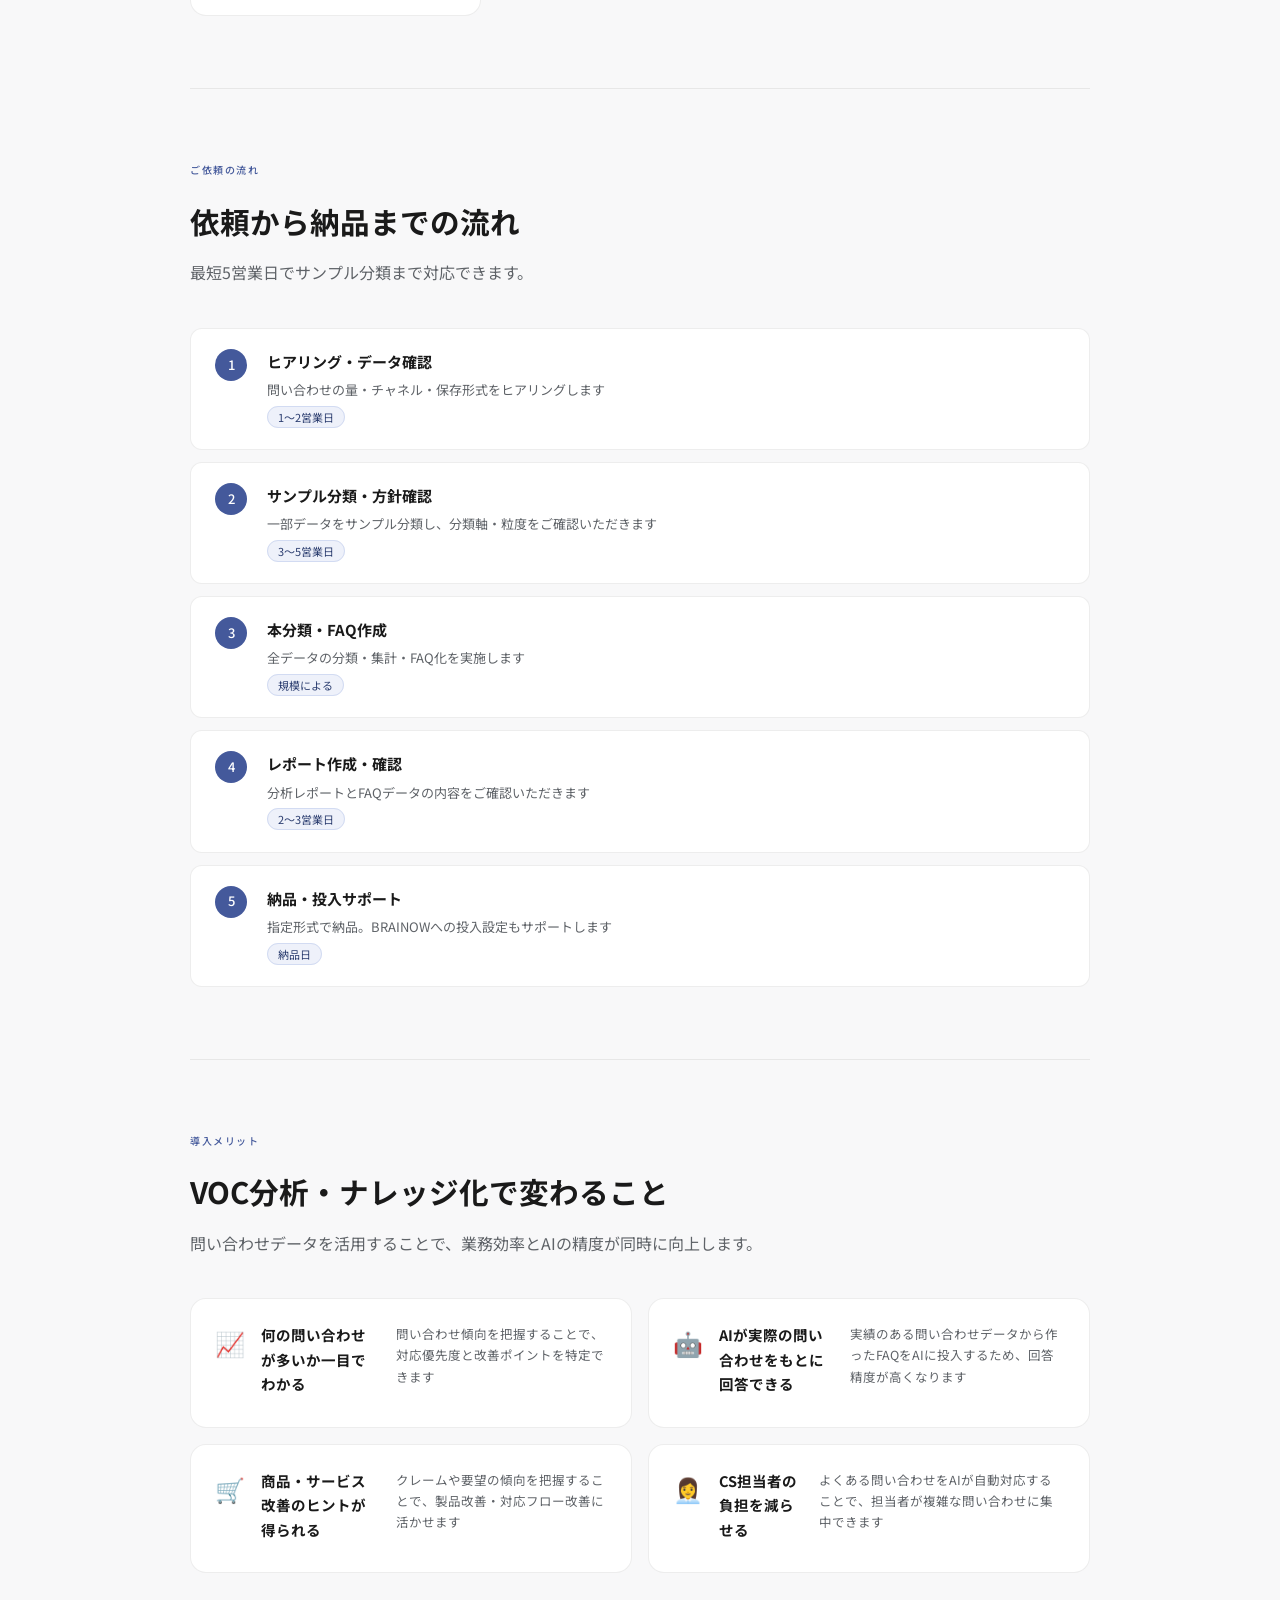
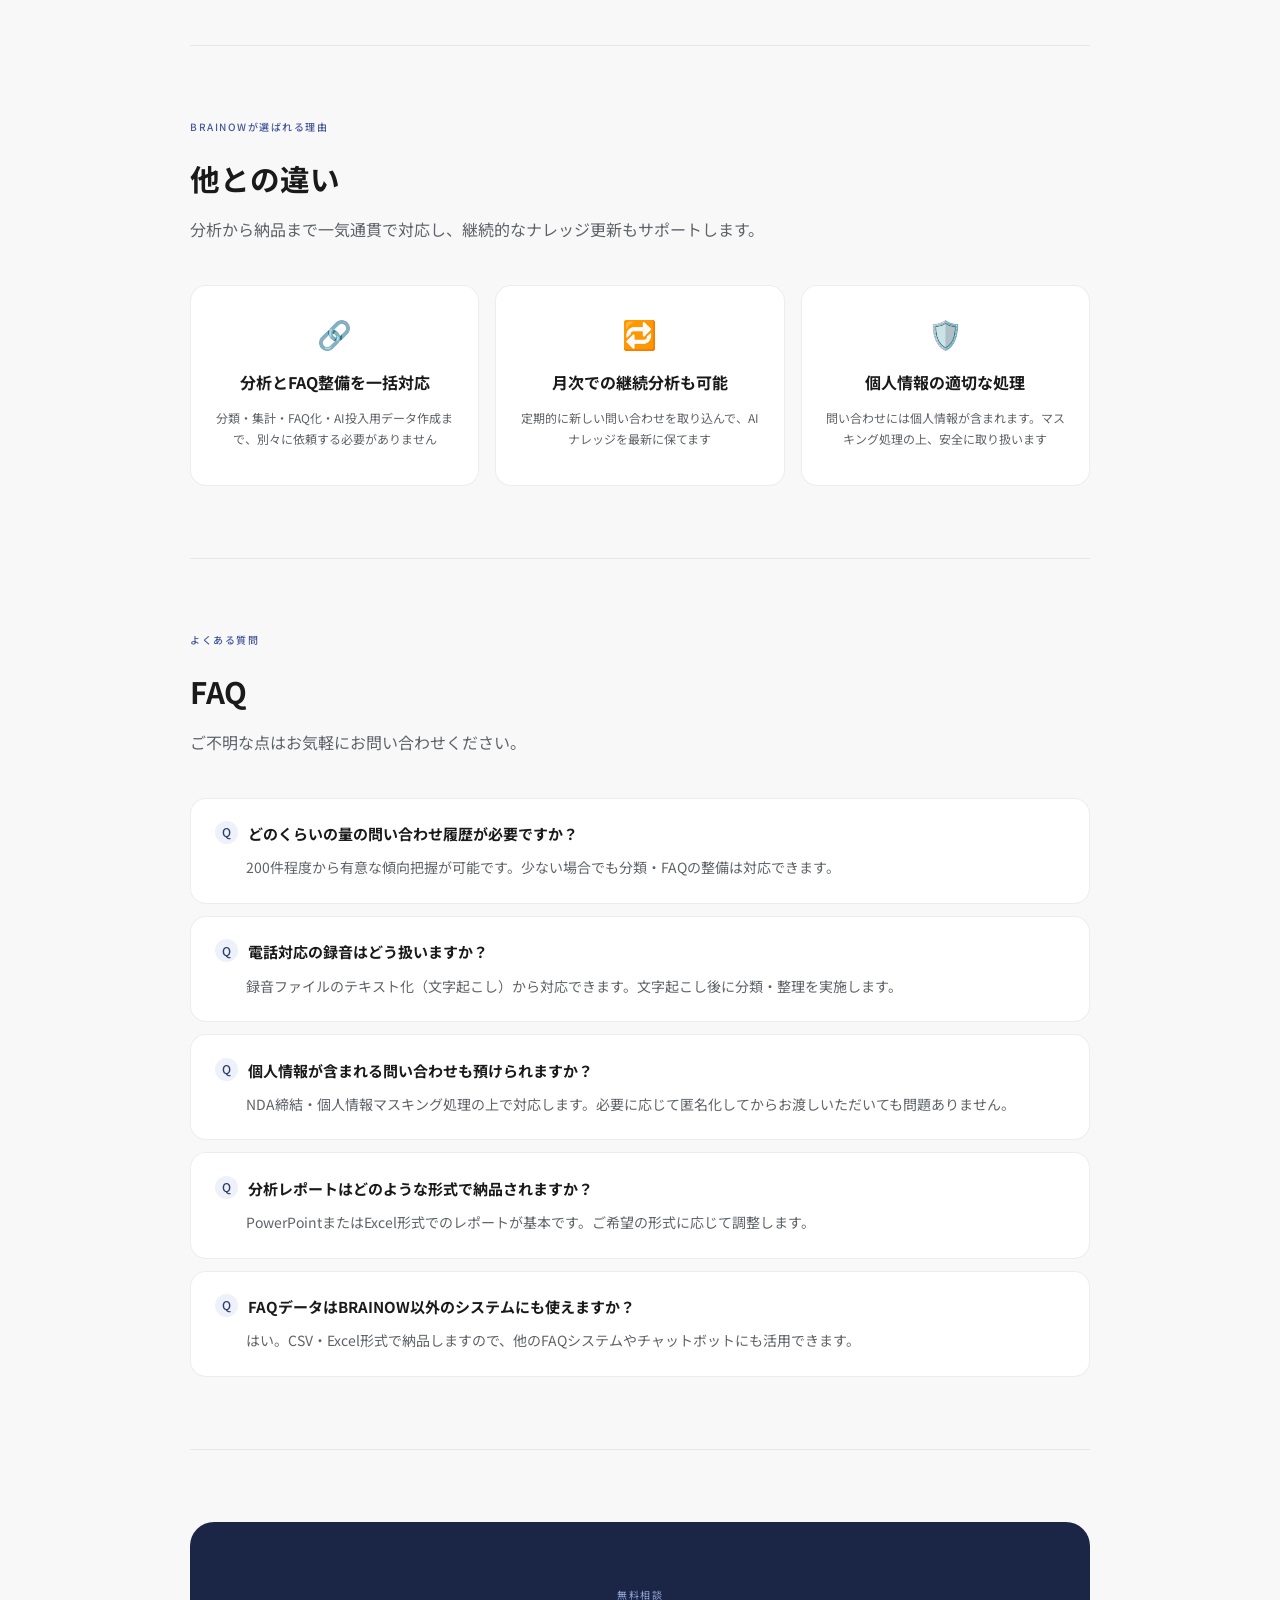
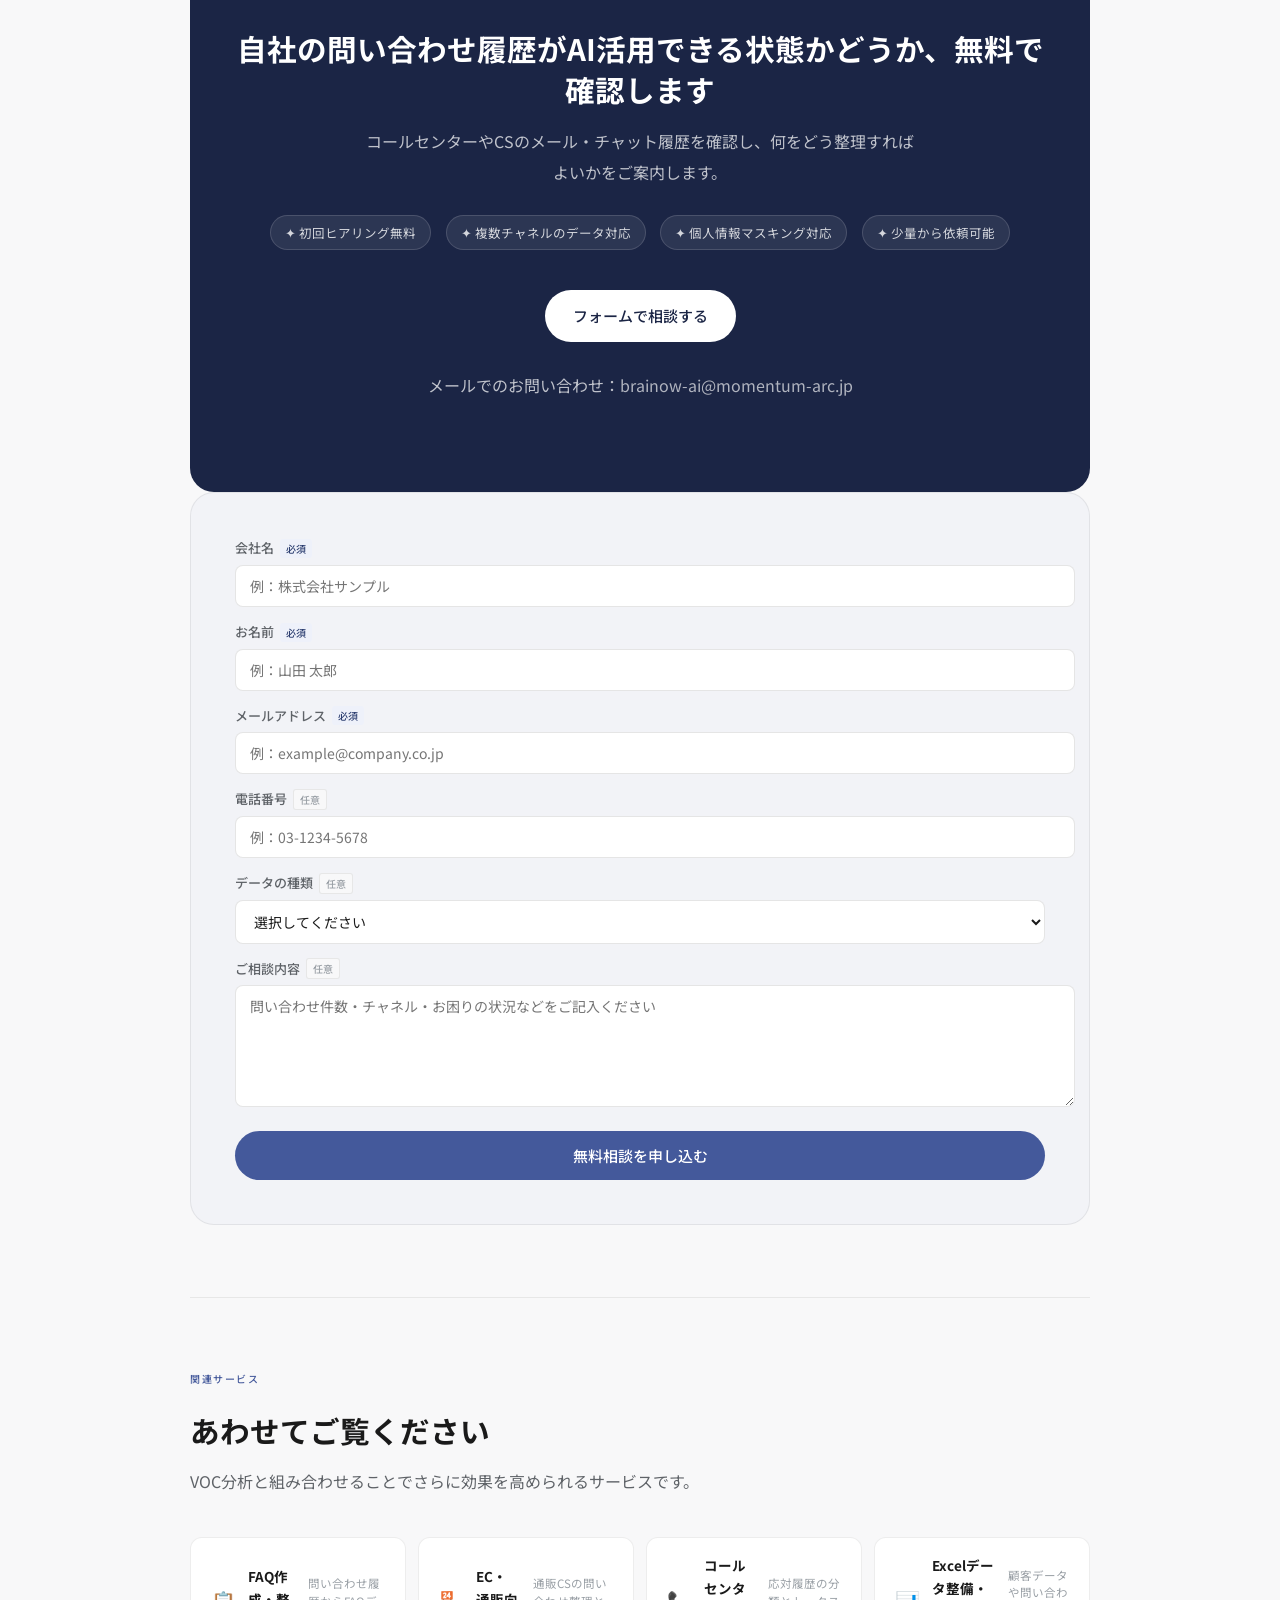
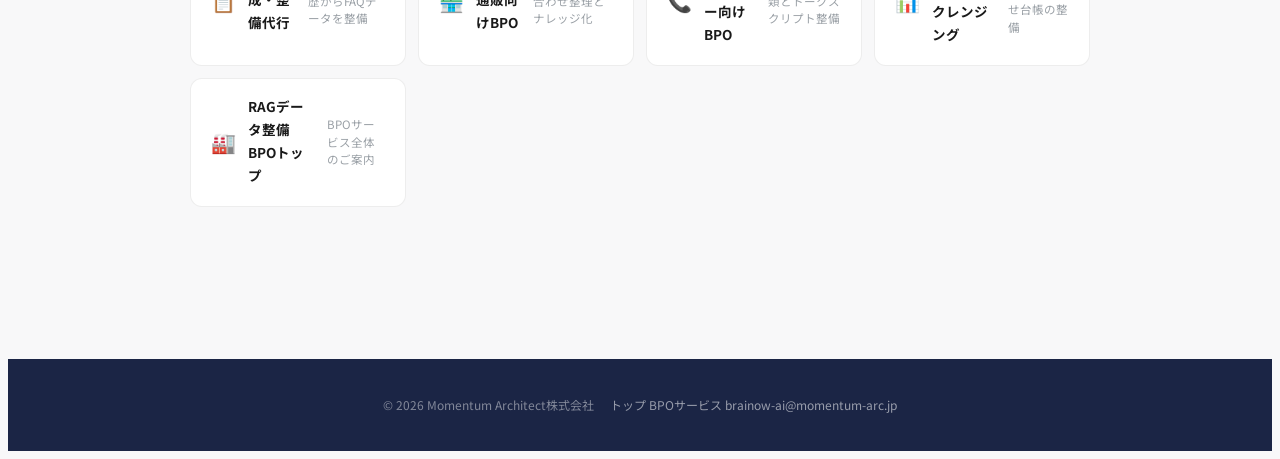
<file: bpo/voc/index.html>
<!DOCTYPE html>
<html lang="ja">
<head>
  <meta charset="UTF-8">
  <meta name="viewport" content="width=device-width, initial-scale=1.0">
  <title>VOC分析・ナレッジ化｜問い合わせ・クレームをFAQとAI知識に変換｜BRAINOW BPO</title>
  <meta name="description" content="コールセンターやEC・通販の問い合わせ・クレーム・要望を分類・整理。FAQ候補の作成と、社内AIへのナレッジ投入データまで一括BPOで代行します。">
  <meta name="keywords" content="VOC分析,顧客の声 ナレッジ化,問い合わせ分類,コールリーズン整備,FAQ作成 コールセンター,BPO,BRAINOW">
  <meta name="robots" content="index, follow">
  <link rel="canonical" href="https://brainow.net/bpo/voc/">

  <!-- OGP -->
  <meta property="og:type" content="website">
  <meta property="og:url" content="https://brainow.net/bpo/voc/">
  <meta property="og:title" content="VOC分析・ナレッジ化｜問い合わせ・クレームをFAQとAI知識に変換｜BRAINOW BPO">
  <meta property="og:description" content="コールセンターやEC・通販の問い合わせ・クレーム・要望を分類・整理。FAQ候補の作成と、社内AIへのナレッジ投入データまで一括BPOで代行します。">
  <meta property="og:site_name" content="BRAINOW">
  <meta property="og:locale" content="ja_JP">

  <!-- Twitter Card -->
  <meta name="twitter:card" content="summary_large_image">
  <meta name="twitter:title" content="VOC分析・ナレッジ化｜問い合わせ・クレームをFAQとAI知識に変換｜BRAINOW BPO">
  <meta name="twitter:description" content="コールセンターやEC・通販の問い合わせ・クレーム・要望を分類・整理。FAQ候補の作成と、社内AIへのナレッジ投入データまで一括BPOで代行します。">

  <!-- Google Fonts -->
  <link rel="preconnect" href="https://fonts.googleapis.com">
  <link rel="preconnect" href="https://fonts.gstatic.com" crossorigin>
  <link href="https://fonts.googleapis.com/css2?family=Noto+Sans+JP:wght@400;500;700&display=swap" rel="stylesheet">

  <link rel="stylesheet" href="../bpo.css">

  <!-- JSON-LD -->
  <script type="application/ld+json">
  [
    {
      "@context": "https://schema.org",
      "@type": "FAQPage",
      "mainEntity": [
        {
          "@type": "Question",
          "name": "どのくらいの量の問い合わせ履歴が必要ですか？",
          "acceptedAnswer": {
            "@type": "Answer",
            "text": "200件程度から有意な傾向把握が可能です。少ない場合でも分類・FAQの整備は対応できます。"
          }
        },
        {
          "@type": "Question",
          "name": "電話対応の録音はどう扱いますか？",
          "acceptedAnswer": {
            "@type": "Answer",
            "text": "録音ファイルのテキスト化（文字起こし）から対応できます。文字起こし後に分類・整理を実施します。"
          }
        },
        {
          "@type": "Question",
          "name": "個人情報が含まれる問い合わせも預けられますか？",
          "acceptedAnswer": {
            "@type": "Answer",
            "text": "NDA締結・個人情報マスキング処理の上で対応します。必要に応じて匿名化してからお渡しいただいても問題ありません。"
          }
        },
        {
          "@type": "Question",
          "name": "分析レポートはどのような形式で納品されますか？",
          "acceptedAnswer": {
            "@type": "Answer",
            "text": "PowerPointまたはExcel形式でのレポートが基本です。ご希望の形式に応じて調整します。"
          }
        },
        {
          "@type": "Question",
          "name": "FAQデータはBRAINOW以外のシステムにも使えますか？",
          "acceptedAnswer": {
            "@type": "Answer",
            "text": "はい。CSV・Excel形式で納品しますので、他のFAQシステムやチャットボットにも活用できます。"
          }
        }
      ]
    },
    {
      "@context": "https://schema.org",
      "@type": "Organization",
      "name": "BRAINOW",
      "url": "https://brainow.net/",
      "provider": "Momentum Architect株式会社",
      "email": "brainow-ai@momentum-arc.jp"
    }
  ]
  </script>
</head>
<body>

  <!-- Nav -->
  <nav class="nav">
    <a href="/" class="nav-logo">BRAINOW</a>
    <a href="#contact-form" class="nav-cta">無料相談を申し込む</a>
  </nav>

  <!-- Breadcrumb -->
  <div class="breadcrumb">
    <a href="/">トップ</a> › <a href="/bpo/">BPOサービス</a> › VOC分析・ナレッジ化
  </div>

  <div class="lp">

    <!-- Hero -->
    <div class="hero">
      <div class="hero-badge">BRAINOW BPO / VOC分析・ナレッジ化</div>
      <h1>お客様の声（VOC）を整理して、<em>AIが答えられるナレッジ</em>に変える</h1>
      <p>コールセンター・EC・カスタマーサポートの問い合わせ・クレーム・要望を分類・整理し、FAQ候補とAIナレッジデータを作成します。</p>
      <p>大量の問い合わせ履歴から「何が多いか」「何が解決できていないか」を分類し、AI活用に使えるFAQと改善ヒントを抽出します。</p>
      <div class="hero-btns">
        <a href="#contact-form" class="btn-white">無料相談を申し込む</a>
        <a href="#process" class="btn-ghost">作業の流れを見る</a>
      </div>
      <div class="hero-note">電話・メール・チャット・レビューなど複数チャネルのデータに対応</div>
    </div>

    <div class="divider"></div>

    <!-- Targets -->
    <div class="section">
      <div class="sl">こんな企業・担当者に</div>
      <h2>このBPOが向いている方</h2>
      <p class="lead">問い合わせデータが溜まっているのに活用できていない、そんな状況を解決します。</p>
      <div class="target-grid">
        <div class="target-card">
          <div class="target-icon">📞</div>
          <div class="target-body">
            <strong>月間問い合わせが多く、分類・集計できていない</strong>
            <p>コールセンター・コンタクトセンター</p>
          </div>
        </div>
        <div class="target-card">
          <div class="target-icon">🛒</div>
          <div class="target-body">
            <strong>返品・交換・配送など同じ問い合わせが繰り返し来る</strong>
            <p>EC・通販のカスタマーサポート</p>
          </div>
        </div>
        <div class="target-card">
          <div class="target-icon">💬</div>
          <div class="target-body">
            <strong>クレームや要望を整理して商品・業務改善に活かしたい</strong>
            <p>商品部・品質管理・企画部門</p>
          </div>
        </div>
        <div class="target-card">
          <div class="target-icon">🤖</div>
          <div class="target-body">
            <strong>AIチャットボットを導入したいが学習データがない</strong>
            <p>IT・DX推進部門</p>
          </div>
        </div>
      </div>
    </div>

    <div class="divider"></div>

    <!-- Issues -->
    <div class="section">
      <div class="sl">よくある課題</div>
      <h2>こんな問題を抱えていませんか？</h2>
      <p class="lead">多くの企業で、問い合わせデータは蓄積されているにもかかわらず活用できていない状態が続いています。</p>
      <div class="pain-grid">
        <div class="pain-card">
          <div class="pain-num">ISSUE 01</div>
          <strong>問い合わせがメール・電話・チャットに分散していて集計できない</strong>
          <p>チャネルをまたいだ傾向把握ができていない状態です</p>
        </div>
        <div class="pain-card">
          <div class="pain-num">ISSUE 02</div>
          <strong>問い合わせの分類が担当者任せで統一されていない</strong>
          <p>同じ内容でも「配送問題」と「遅延クレーム」に分かれて記録されていることがあります</p>
        </div>
        <div class="pain-card">
          <div class="pain-num">ISSUE 03</div>
          <strong>クレームの傾向を把握しておらず、商品改善に活かせていない</strong>
          <p>データはあるのに活用できていないケースが多くあります</p>
        </div>
        <div class="pain-card">
          <div class="pain-num">ISSUE 04</div>
          <strong>FAQが現場担当者の感覚で作られており、実際の問い合わせと乖離している</strong>
          <p>実際に多い質問がFAQに載っていないことがあります</p>
        </div>
        <div class="pain-card">
          <div class="pain-num">ISSUE 05</div>
          <strong>問い合わせ履歴の分析リソースがなく、蓄積するだけになっている</strong>
          <p>データは増えているが活用されていない状態です</p>
        </div>
        <div class="pain-card">
          <div class="pain-num">ISSUE 06</div>
          <strong>AIチャットボット導入後に精度が出ない</strong>
          <p>FAQデータが少ない・古い・粒度が乱れているため、AIが正しく回答できません</p>
        </div>
      </div>
    </div>

    <div class="divider"></div>

    <!-- Process -->
    <div class="section" id="process">
      <div class="sl">作業内容</div>
      <h2>VOC分析・ナレッジ化の進め方</h2>
      <p class="lead">データ収集から納品まで、4つのステップで一括対応します。</p>
      <div class="process-steps">
        <div class="pstep">
          <div class="pstep-n">01</div>
          <strong>問い合わせ履歴の収集・形式統一</strong>
          <p>メール・電話記録・チャットログ・レビューなどを収集し、分析できる形式に統一します</p>
          <div class="pstep-eg">例：5チャネル×12ヶ月分を統一フォーマットに変換</div>
        </div>
        <div class="pstep">
          <div class="pstep-n">02</div>
          <strong>コールリーズン分類・集計</strong>
          <p>問い合わせを種類ごとに分類し、件数・比率・トレンドを集計します</p>
          <div class="pstep-eg">例：全問い合わせを15カテゴリに分類してランキング化</div>
        </div>
        <div class="pstep">
          <div class="pstep-n">03</div>
          <strong>FAQ候補の抽出・作成</strong>
          <p>多い問い合わせをもとにFAQ候補を作成。質問と回答の粒度を統一します</p>
          <div class="pstep-eg">例：上位50件の問い合わせをQ&amp;A形式のFAQ50件に変換</div>
        </div>
        <div class="pstep">
          <div class="pstep-n">04</div>
          <strong>AI投入用ナレッジデータとして納品</strong>
          <p>分類レポート・FAQ・改善ヒント一覧を指定形式で納品します</p>
          <div class="pstep-eg">例：BRAINOW投入用データ＋経営報告用分析レポートを納品</div>
        </div>
      </div>
    </div>

    <div class="divider"></div>

    <!-- Deliverables -->
    <div class="section">
      <div class="sl">納品物</div>
      <h2>何を受け取れるか</h2>
      <p class="lead">分析レポートからAI投入用データまで、すぐに活用できる形で納品します。</p>
      <div class="deliver-grid">
        <div class="deliver-card">
          <span class="deliver-icon">📊</span>
          <div class="deliver-title">コールリーズン分析レポート</div>
          <div class="deliver-desc">問い合わせ種別・件数・月次トレンドをまとめた分析資料</div>
        </div>
        <div class="deliver-card">
          <span class="deliver-icon">📋</span>
          <div class="deliver-title">FAQ候補データ（Excel/CSV）</div>
          <div class="deliver-desc">実際の問い合わせをもとに作成したQ&amp;Aデータ</div>
        </div>
        <div class="deliver-card">
          <span class="deliver-icon">💡</span>
          <div class="deliver-title">改善ヒント一覧</div>
          <div class="deliver-desc">問い合わせ内容から読み取れる商品・業務・対応フローの改善ポイント</div>
        </div>
        <div class="deliver-card">
          <span class="deliver-icon">🤖</span>
          <div class="deliver-title">AI投入用ナレッジデータ</div>
          <div class="deliver-desc">そのままBRAINOW等に投入できる構造化ナレッジデータ</div>
        </div>
      </div>
    </div>

    <div class="divider"></div>

    <!-- Flow -->
    <div class="section">
      <div class="sl">ご依頼の流れ</div>
      <h2>依頼から納品までの流れ</h2>
      <p class="lead">最短5営業日でサンプル分類まで対応できます。</p>
      <div class="flow-list">
        <div class="flow-item">
          <div class="flow-n">1</div>
          <div>
            <div class="flow-title">ヒアリング・データ確認</div>
            <div class="flow-desc">問い合わせの量・チャネル・保存形式をヒアリングします</div>
            <span class="flow-period">1〜2営業日</span>
          </div>
        </div>
        <div class="flow-item">
          <div class="flow-n">2</div>
          <div>
            <div class="flow-title">サンプル分類・方針確認</div>
            <div class="flow-desc">一部データをサンプル分類し、分類軸・粒度をご確認いただきます</div>
            <span class="flow-period">3〜5営業日</span>
          </div>
        </div>
        <div class="flow-item">
          <div class="flow-n">3</div>
          <div>
            <div class="flow-title">本分類・FAQ作成</div>
            <div class="flow-desc">全データの分類・集計・FAQ化を実施します</div>
            <span class="flow-period">規模による</span>
          </div>
        </div>
        <div class="flow-item">
          <div class="flow-n">4</div>
          <div>
            <div class="flow-title">レポート作成・確認</div>
            <div class="flow-desc">分析レポートとFAQデータの内容をご確認いただきます</div>
            <span class="flow-period">2〜3営業日</span>
          </div>
        </div>
        <div class="flow-item">
          <div class="flow-n">5</div>
          <div>
            <div class="flow-title">納品・投入サポート</div>
            <div class="flow-desc">指定形式で納品。BRAINOWへの投入設定もサポートします</div>
            <span class="flow-period">納品日</span>
          </div>
        </div>
      </div>
    </div>

    <div class="divider"></div>

    <!-- Benefits -->
    <div class="section">
      <div class="sl">導入メリット</div>
      <h2>VOC分析・ナレッジ化で変わること</h2>
      <p class="lead">問い合わせデータを活用することで、業務効率とAIの精度が同時に向上します。</p>
      <div class="benefit-grid">
        <div class="benefit-card">
          <span class="benefit-icon">📈</span>
          <div class="benefit-title">何の問い合わせが多いか一目でわかる</div>
          <div class="benefit-desc">問い合わせ傾向を把握することで、対応優先度と改善ポイントを特定できます</div>
        </div>
        <div class="benefit-card">
          <span class="benefit-icon">🤖</span>
          <div class="benefit-title">AIが実際の問い合わせをもとに回答できる</div>
          <div class="benefit-desc">実績のある問い合わせデータから作ったFAQをAIに投入するため、回答精度が高くなります</div>
        </div>
        <div class="benefit-card">
          <span class="benefit-icon">🛒</span>
          <div class="benefit-title">商品・サービス改善のヒントが得られる</div>
          <div class="benefit-desc">クレームや要望の傾向を把握することで、製品改善・対応フロー改善に活かせます</div>
        </div>
        <div class="benefit-card">
          <span class="benefit-icon">👩‍💼</span>
          <div class="benefit-title">CS担当者の負担を減らせる</div>
          <div class="benefit-desc">よくある問い合わせをAIが自動対応することで、担当者が複雑な問い合わせに集中できます</div>
        </div>
      </div>
    </div>

    <div class="divider"></div>

    <!-- Merits -->
    <div class="section">
      <div class="sl">BRAINOWが選ばれる理由</div>
      <h2>他との違い</h2>
      <p class="lead">分析から納品まで一気通貫で対応し、継続的なナレッジ更新もサポートします。</p>
      <div class="merit-grid">
        <div class="merit-card">
          <div class="m-icon">🔗</div>
          <strong>分析とFAQ整備を一括対応</strong>
          <p>分類・集計・FAQ化・AI投入用データ作成まで、別々に依頼する必要がありません</p>
        </div>
        <div class="merit-card">
          <div class="m-icon">🔁</div>
          <strong>月次での継続分析も可能</strong>
          <p>定期的に新しい問い合わせを取り込んで、AIナレッジを最新に保てます</p>
        </div>
        <div class="merit-card">
          <div class="m-icon">🛡️</div>
          <strong>個人情報の適切な処理</strong>
          <p>問い合わせには個人情報が含まれます。マスキング処理の上、安全に取り扱います</p>
        </div>
      </div>
    </div>

    <div class="divider"></div>

    <!-- FAQ -->
    <div class="section">
      <div class="sl">よくある質問</div>
      <h2>FAQ</h2>
      <p class="lead">ご不明な点はお気軽にお問い合わせください。</p>
      <div class="faq-list">
        <div class="faq-item">
          <div class="faq-q"><span class="faq-qb">Q</span>どのくらいの量の問い合わせ履歴が必要ですか？</div>
          <div class="faq-a">200件程度から有意な傾向把握が可能です。少ない場合でも分類・FAQの整備は対応できます。</div>
        </div>
        <div class="faq-item">
          <div class="faq-q"><span class="faq-qb">Q</span>電話対応の録音はどう扱いますか？</div>
          <div class="faq-a">録音ファイルのテキスト化（文字起こし）から対応できます。文字起こし後に分類・整理を実施します。</div>
        </div>
        <div class="faq-item">
          <div class="faq-q"><span class="faq-qb">Q</span>個人情報が含まれる問い合わせも預けられますか？</div>
          <div class="faq-a">NDA締結・個人情報マスキング処理の上で対応します。必要に応じて匿名化してからお渡しいただいても問題ありません。</div>
        </div>
        <div class="faq-item">
          <div class="faq-q"><span class="faq-qb">Q</span>分析レポートはどのような形式で納品されますか？</div>
          <div class="faq-a">PowerPointまたはExcel形式でのレポートが基本です。ご希望の形式に応じて調整します。</div>
        </div>
        <div class="faq-item">
          <div class="faq-q"><span class="faq-qb">Q</span>FAQデータはBRAINOW以外のシステムにも使えますか？</div>
          <div class="faq-a">はい。CSV・Excel形式で納品しますので、他のFAQシステムやチャットボットにも活用できます。</div>
        </div>
      </div>
    </div>

    <div class="divider"></div>

    <!-- CTA / Contact Form -->
    <div class="section" id="contact-form">
      <div class="cta-block">
        <div class="cta-label">無料相談</div>
        <h2>自社の問い合わせ履歴がAI活用できる状態かどうか、無料で確認します</h2>
        <p>コールセンターやCSのメール・チャット履歴を確認し、何をどう整理すればよいかをご案内します。</p>
        <ul class="cta-reassure">
          <li>✦ 初回ヒアリング無料</li>
          <li>✦ 複数チャネルのデータ対応</li>
          <li>✦ 個人情報マスキング対応</li>
          <li>✦ 少量から依頼可能</li>
        </ul>
        <div class="cta-btns">
          <a href="#page-form" class="btn-white">フォームで相談する</a>
        </div>
        <p class="cta-contact">メールでのお問い合わせ：<a href="mailto:brainow-ai@momentum-arc.jp">brainow-ai@momentum-arc.jp</a></p>
      </div>

      <div class="form-wrap">
        <form id="page-form" action="https://formspree.io/f/xbdvlnkn" method="POST">
          <input type="hidden" name="_subject" value="【BRAINOW BPO】VOC分析のお問い合わせ">
          <input type="hidden" name="種別" value="VOC分析・ナレッジ化">
          <div class="form-grid">
            <div class="form-group full">
              <label>会社名<span class="req">必須</span></label>
              <input type="text" name="company" required placeholder="例：株式会社サンプル">
            </div>
            <div class="form-group full">
              <label>お名前<span class="req">必須</span></label>
              <input type="text" name="name" required placeholder="例：山田 太郎">
            </div>
            <div class="form-group full">
              <label>メールアドレス<span class="req">必須</span></label>
              <input type="email" name="email" required placeholder="例：example@company.co.jp">
            </div>
            <div class="form-group full">
              <label>電話番号<span class="opt">任意</span></label>
              <input type="tel" name="phone" placeholder="例：03-1234-5678">
            </div>
            <div class="form-group full">
              <label>データの種類<span class="opt">任意</span></label>
              <select name="data_type">
                <option value="">選択してください</option>
                <option value="メール問い合わせ">メール問い合わせ</option>
                <option value="電話対応記録">電話対応記録</option>
                <option value="チャットログ">チャットログ</option>
                <option value="レビュー・口コミ">レビュー・口コミ</option>
                <option value="複数チャネル混在">複数チャネル混在</option>
                <option value="その他">その他</option>
              </select>
            </div>
            <div class="form-group full">
              <label>ご相談内容<span class="opt">任意</span></label>
              <textarea name="message" rows="5" placeholder="問い合わせ件数・チャネル・お困りの状況などをご記入ください"></textarea>
            </div>
          </div>
          <button type="submit" class="form-submit">無料相談を申し込む</button>
        </form>
        <div class="success-msg" id="success-msg" style="display:none;">
          <div class="s-icon">✓</div>
          <p>お問い合わせありがとうございます。担当者より折り返しご連絡いたします。</p>
        </div>
      </div>
    </div>

    <div class="divider"></div>

    <!-- Related -->
    <div class="section">
      <div class="sl">関連サービス</div>
      <h2>あわせてご覧ください</h2>
      <p class="lead">VOC分析と組み合わせることでさらに効果を高められるサービスです。</p>
      <div class="related-grid">
        <a href="../faq/" class="related-card">
          <span class="rc-icon">📋</span>
          <div class="rc-title">FAQ作成・整備代行</div>
          <div class="rc-desc">問い合わせ履歴からFAQデータを整備</div>
        </a>
        <a href="../ec/" class="related-card">
          <span class="rc-icon">🏪</span>
          <div class="rc-title">EC・通販向けBPO</div>
          <div class="rc-desc">通販CSの問い合わせ整理とナレッジ化</div>
        </a>
        <a href="../callcenter/" class="related-card">
          <span class="rc-icon">📞</span>
          <div class="rc-title">コールセンター向けBPO</div>
          <div class="rc-desc">応対履歴の分類とトークスクリプト整備</div>
        </a>
        <a href="../excel/" class="related-card">
          <span class="rc-icon">📊</span>
          <div class="rc-title">Excelデータ整備・クレンジング</div>
          <div class="rc-desc">顧客データや問い合わせ台帳の整備</div>
        </a>
        <a href="../" class="related-card">
          <span class="rc-icon">🏭</span>
          <div class="rc-title">RAGデータ整備BPOトップ</div>
          <div class="rc-desc">BPOサービス全体のご案内</div>
        </a>
      </div>
    </div>

  </div><!-- /.lp -->

  <!-- Footer -->
  <footer class="footer">
    <p>© 2026 Momentum Architect株式会社</p>
    <nav>
      <a href="/">トップ</a>
      <a href="/bpo/">BPOサービス</a>
      <a href="mailto:brainow-ai@momentum-arc.jp">brainow-ai@momentum-arc.jp</a>
    </nav>
  </footer>

  <script>
    (function () {
      var form = document.getElementById('page-form');
      var successMsg = document.getElementById('success-msg');
      if (!form) return;
      form.addEventListener('submit', function (e) {
        e.preventDefault();
        var data = new FormData(form);
        fetch(form.action, {
          method: 'POST',
          body: data,
          headers: { 'Accept': 'application/json' }
        }).then(function (res) {
          if (res.ok) {
            form.style.display = 'none';
            successMsg.style.display = 'block';
          } else {
            alert('送信に失敗しました。しばらく経ってから再度お試しください。');
          }
        }).catch(function () {
          alert('送信に失敗しました。しばらく経ってから再度お試しください。');
        });
      });
    })();
  </script>

</body>
</html>
</file>
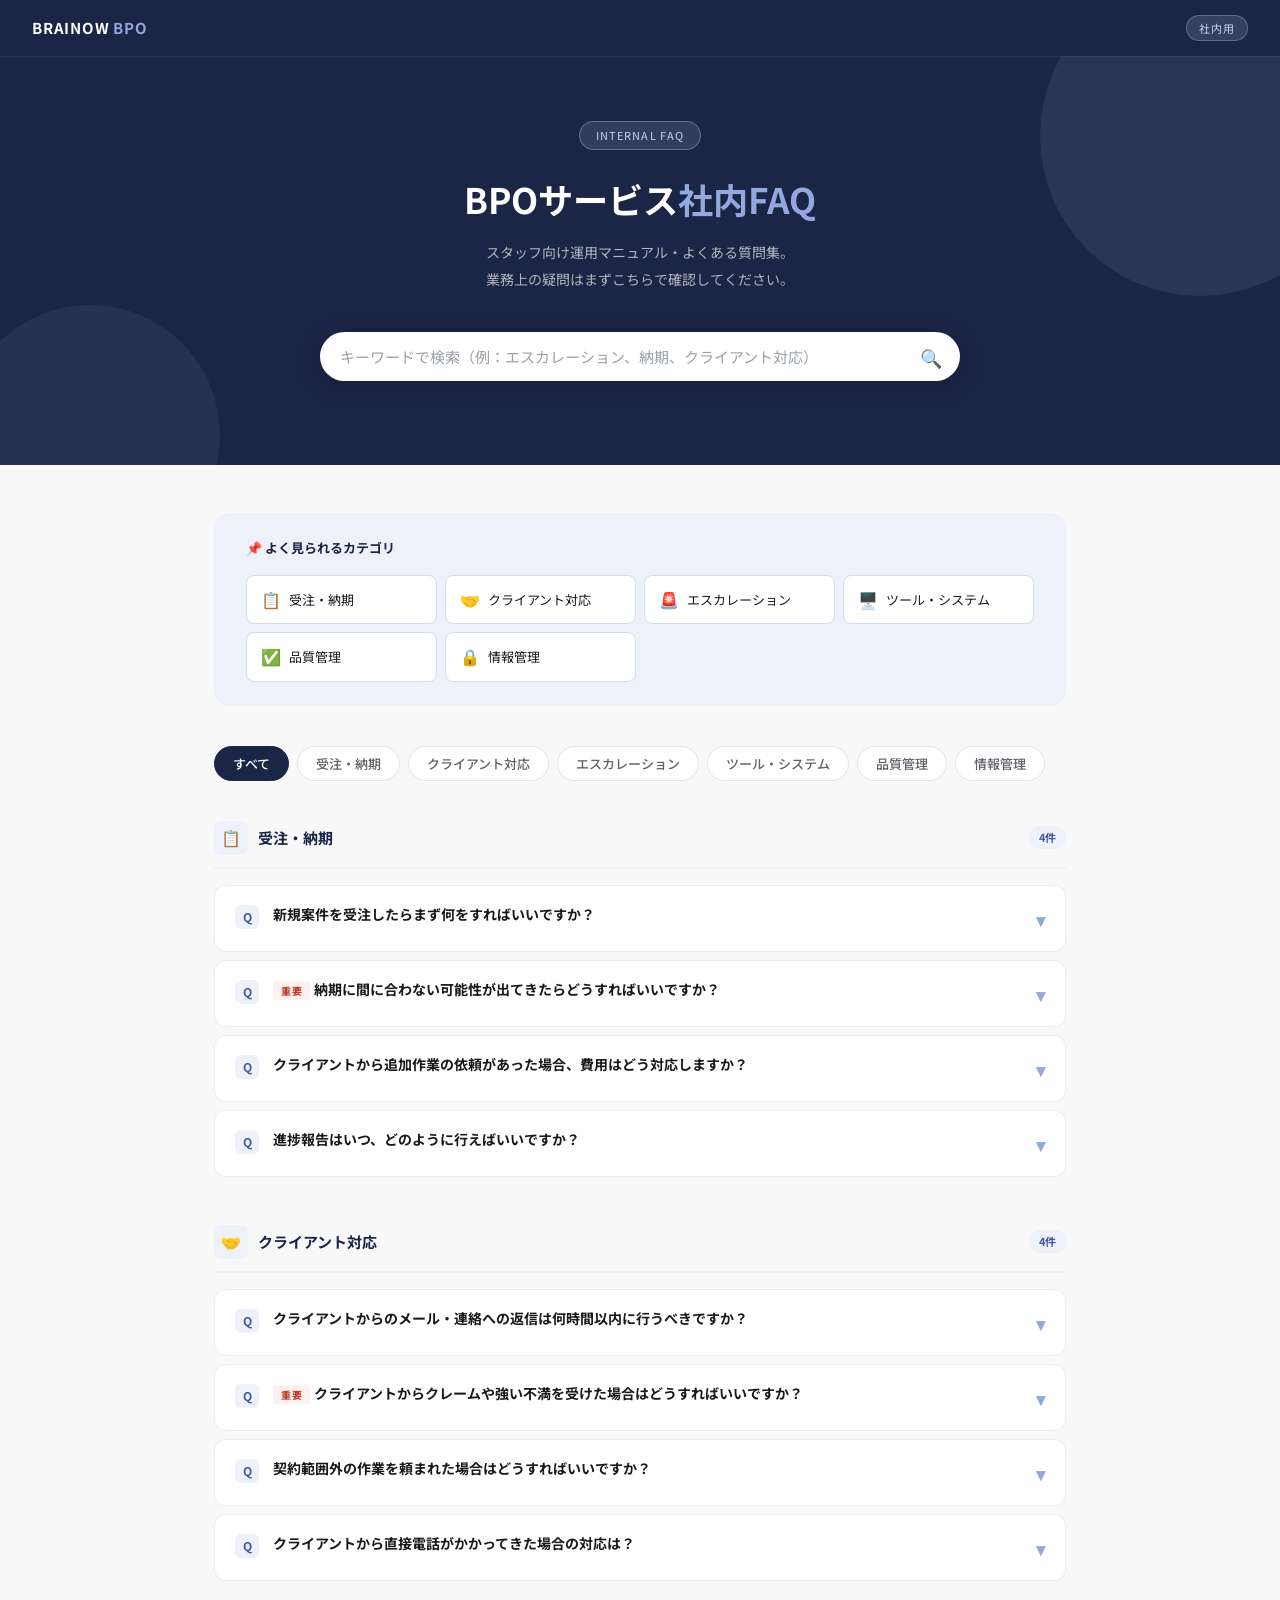
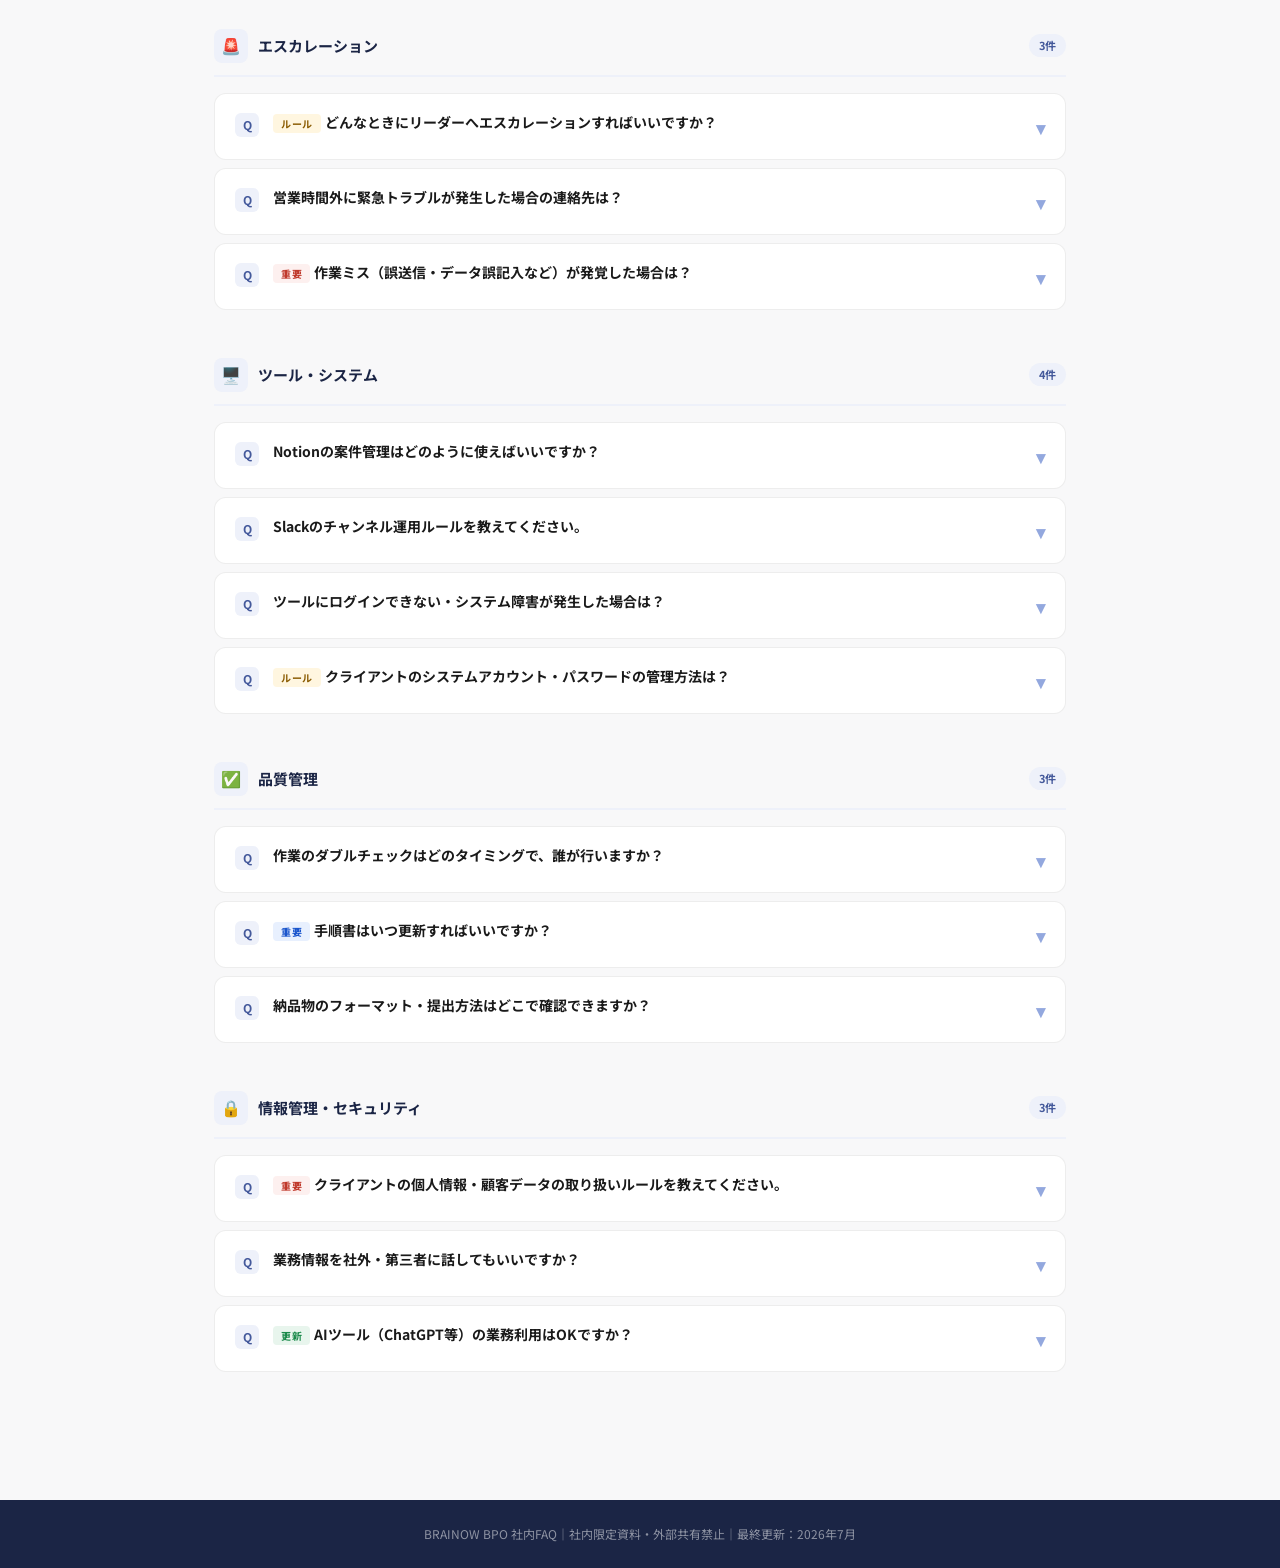
<file: bpo/faq.html>
<!DOCTYPE html>
<html lang="ja">
<head>
<meta charset="UTF-8">
<meta name="viewport" content="width=device-width, initial-scale=1.0">
<title>社内FAQ｜BPOサービス運用マニュアル</title>
<meta name="robots" content="noindex, nofollow">
<link rel="preconnect" href="https://fonts.googleapis.com">
<link rel="preconnect" href="https://fonts.gstatic.com" crossorigin>
<link href="https://fonts.googleapis.com/css2?family=Noto+Sans+JP:wght@400;500;700&display=swap" rel="stylesheet">
<style>
  *, *::before, *::after { box-sizing: border-box; margin: 0; padding: 0; }

  :root {
    --brand-dark:   #1B2545;
    --brand-mid:    #2C3E70;
    --brand-base:   #44599B;
    --brand-light:  #93A8DE;
    --brand-pale:   #C3D0F0;
    --brand-bg:     #EEF1FA;
    --brand-border: #D2DBF2;
    --text-primary: #1a1a1a;
    --text-secondary: #5f6368;
    --text-muted:   #9aa0a6;
    --bg-page:      #f8f8f9;
    --bg-card:      #ffffff;
    --bg-surface:   #f2f3f7;
    --border:       rgba(0,0,0,0.1);
    --border-light: rgba(0,0,0,0.07);
    --radius-sm:    8px;
    --radius-md:    12px;
    --radius-lg:    16px;
    --green:        #1a8a4a;
    --green-bg:     #e8f5ed;
    --red:          #c0392b;
    --red-bg:       #fdf0ef;
    --amber:        #8A5B00;
    --amber-bg:     #FFF6E0;
  }

  html { scroll-behavior: smooth; }

  body {
    font-family: 'Noto Sans JP', sans-serif;
    color: var(--text-primary);
    background: var(--bg-page);
    font-size: 16px;
    line-height: 1.7;
    -webkit-font-smoothing: antialiased;
  }

  /* ── HEADER ── */
  .site-header {
    background: var(--brand-dark);
    padding: 0 2rem;
    display: flex;
    align-items: center;
    justify-content: space-between;
    height: 56px;
    position: sticky;
    top: 0;
    z-index: 100;
    box-shadow: 0 1px 0 rgba(255,255,255,0.06);
  }
  .site-header .logo {
    color: #fff;
    font-weight: 700;
    font-size: 15px;
    text-decoration: none;
    letter-spacing: 0.05em;
  }
  .site-header .logo span { color: var(--brand-light); }
  .header-badge {
    background: rgba(195,208,240,.16);
    border: 1px solid rgba(195,208,240,.3);
    color: var(--brand-pale);
    font-size: 11px;
    padding: 3px 12px;
    border-radius: 20px;
    letter-spacing: .08em;
  }

  /* ── HERO ── */
  .hero {
    background: var(--brand-dark);
    color: #fff;
    padding: 4rem 2rem 3.5rem;
    text-align: center;
    position: relative;
    overflow: hidden;
  }
  .hero::before {
    content: '';
    position: absolute;
    top: -80px; right: -80px;
    width: 320px; height: 320px;
    border-radius: 50%;
    background: rgba(147,168,222,.12);
    pointer-events: none;
  }
  .hero::after {
    content: '';
    position: absolute;
    bottom: -100px; left: -40px;
    width: 260px; height: 260px;
    border-radius: 50%;
    background: rgba(195,208,240,.07);
    pointer-events: none;
  }
  .hero-badge {
    display: inline-block;
    background: rgba(195,208,240,.14);
    border: 1px solid rgba(195,208,240,.35);
    color: var(--brand-pale);
    font-size: 11px;
    padding: 4px 16px;
    border-radius: 20px;
    letter-spacing: .1em;
    margin-bottom: 1.5rem;
    text-transform: uppercase;
    position: relative; z-index: 1;
  }
  .hero h1 {
    font-size: clamp(1.6rem, 4vw, 2.2rem);
    font-weight: 700;
    line-height: 1.4;
    margin-bottom: 1rem;
    color: #fff;
    position: relative; z-index: 1;
  }
  .hero h1 em { font-style: normal; color: var(--brand-light); }
  .hero-sub {
    font-size: 14px;
    color: rgba(255,255,255,.65);
    max-width: 520px;
    margin: 0 auto;
    line-height: 1.9;
    position: relative; z-index: 1;
  }

  /* ── SEARCH ── */
  .search-wrap {
    max-width: 640px;
    margin: 2.5rem auto 0;
    position: relative; z-index: 1;
  }
  .search-wrap input {
    width: 100%;
    padding: 14px 48px 14px 20px;
    border-radius: 50px;
    border: none;
    font-size: 15px;
    font-family: inherit;
    outline: none;
    background: #fff;
    color: var(--text-primary);
    box-shadow: 0 4px 24px rgba(0,0,0,0.18);
  }
  .search-wrap input::placeholder { color: var(--text-muted); }
  .search-icon {
    position: absolute;
    right: 18px;
    top: 50%;
    transform: translateY(-50%);
    color: var(--brand-base);
    font-size: 18px;
    pointer-events: none;
  }
  .search-count {
    text-align: center;
    font-size: 12px;
    color: rgba(255,255,255,.5);
    margin-top: 10px;
    position: relative; z-index: 1;
    min-height: 18px;
  }

  /* ── LAYOUT ── */
  .content {
    max-width: 900px;
    margin: 0 auto;
    padding: 3rem 1.5rem 5rem;
  }

  /* ── CATEGORY TABS ── */
  .cat-tabs {
    display: flex;
    gap: 8px;
    flex-wrap: wrap;
    margin-bottom: 2.5rem;
  }
  .cat-tab {
    background: var(--bg-card);
    border: 1.5px solid var(--border);
    color: var(--text-secondary);
    font-size: 13px;
    font-weight: 500;
    padding: 7px 18px;
    border-radius: 50px;
    cursor: pointer;
    font-family: inherit;
    transition: all 0.18s;
  }
  .cat-tab:hover { border-color: var(--brand-base); color: var(--brand-base); }
  .cat-tab.active {
    background: var(--brand-dark);
    border-color: var(--brand-dark);
    color: #fff;
  }

  /* ── FAQ CATEGORY GROUP ── */
  .faq-group { margin-bottom: 3rem; }
  .faq-group-header {
    display: flex;
    align-items: center;
    gap: 10px;
    margin-bottom: 1rem;
    padding-bottom: 0.75rem;
    border-bottom: 2px solid var(--brand-bg);
  }
  .faq-group-icon {
    width: 34px; height: 34px;
    background: var(--brand-bg);
    border-radius: var(--radius-sm);
    display: flex; align-items: center; justify-content: center;
    font-size: 16px;
    flex-shrink: 0;
  }
  .faq-group-title {
    font-size: 15px;
    font-weight: 700;
    color: var(--brand-dark);
  }
  .faq-group-count {
    margin-left: auto;
    background: var(--brand-bg);
    color: var(--brand-base);
    font-size: 11px;
    font-weight: 700;
    padding: 2px 10px;
    border-radius: 20px;
  }

  /* ── FAQ ITEMS ── */
  .faq-item {
    background: var(--bg-card);
    border: 1px solid var(--border-light);
    border-radius: var(--radius-md);
    margin-bottom: 8px;
    overflow: hidden;
    transition: box-shadow 0.2s;
  }
  .faq-item:hover { box-shadow: 0 2px 12px rgba(0,0,0,0.07); }
  .faq-item.hidden { display: none; }

  .faq-q {
    width: 100%;
    text-align: left;
    background: none;
    border: none;
    padding: 18px 20px;
    display: flex;
    align-items: flex-start;
    gap: 14px;
    cursor: pointer;
    font-family: inherit;
    font-size: 14px;
    font-weight: 700;
    color: var(--text-primary);
    line-height: 1.5;
  }
  .faq-q .q-badge {
    flex-shrink: 0;
    width: 24px; height: 24px;
    background: var(--brand-bg);
    color: var(--brand-base);
    border-radius: 6px;
    display: flex; align-items: center; justify-content: center;
    font-size: 12px;
    font-weight: 700;
    margin-top: 1px;
  }
  .faq-q .q-text { flex: 1; }
  .faq-q .q-arrow {
    flex-shrink: 0;
    font-size: 18px;
    color: var(--brand-light);
    transition: transform 0.3s;
    margin-top: 2px;
  }
  .faq-q.open .q-arrow { transform: rotate(180deg); }

  .faq-a {
    max-height: 0;
    overflow: hidden;
    transition: max-height 0.4s ease, padding 0.3s;
    padding: 0 20px 0 58px;
  }
  .faq-a.open { max-height: 600px; padding: 0 20px 20px 58px; }

  .faq-a-inner {
    font-size: 14px;
    color: var(--text-secondary);
    line-height: 1.9;
    border-top: 1px solid var(--border-light);
    padding-top: 16px;
  }
  .faq-a-inner p { margin-bottom: 10px; }
  .faq-a-inner p:last-child { margin-bottom: 0; }
  .faq-a-inner ul { padding-left: 1.2em; margin-bottom: 10px; }
  .faq-a-inner li { margin-bottom: 4px; }
  .faq-a-inner strong { color: var(--text-primary); }

  /* ── TAGS ── */
  .tag {
    display: inline-block;
    font-size: 10px;
    font-weight: 700;
    letter-spacing: 0.06em;
    padding: 2px 8px;
    border-radius: 4px;
    margin-right: 4px;
    vertical-align: middle;
  }
  .tag-important { background: var(--red-bg); color: var(--red); }
  .tag-new       { background: #e8f0fe; color: #1a55cc; }
  .tag-updated   { background: var(--green-bg); color: var(--green); }
  .tag-policy    { background: var(--amber-bg); color: var(--amber); }

  /* ── NO RESULTS ── */
  .no-results {
    display: none;
    text-align: center;
    padding: 4rem 0;
    color: var(--text-muted);
  }
  .no-results.show { display: block; }
  .no-results .nr-icon { font-size: 3rem; margin-bottom: 1rem; }
  .no-results p { font-size: 14px; }

  /* ── QUICK LINKS ── */
  .quick-links {
    background: var(--brand-bg);
    border-radius: var(--radius-lg);
    padding: 1.5rem 2rem;
    margin-bottom: 2.5rem;
  }
  .quick-links h3 { font-size: 13px; font-weight: 700; color: var(--brand-dark); margin-bottom: 1rem; }
  .quick-links-grid {
    display: grid;
    grid-template-columns: repeat(auto-fill, minmax(180px, 1fr));
    gap: 8px;
  }
  .ql-item {
    background: #fff;
    border: 1px solid var(--brand-border);
    border-radius: var(--radius-sm);
    padding: 10px 14px;
    display: flex;
    align-items: center;
    gap: 8px;
    text-decoration: none;
    color: var(--text-primary);
    font-size: 13px;
    transition: border-color 0.18s, background 0.18s;
    cursor: pointer;
  }
  .ql-item:hover { border-color: var(--brand-base); background: var(--brand-bg); }
  .ql-item span { font-size: 16px; }

  /* ── FOOTER ── */
  .site-footer {
    background: var(--brand-dark);
    color: rgba(255,255,255,0.5);
    text-align: center;
    font-size: 12px;
    padding: 1.5rem;
  }

  /* ── HIGHLIGHT ── */
  mark { background: #fff3cd; color: inherit; border-radius: 2px; padding: 0 2px; }

  /* ── RESPONSIVE ── */
  @media (max-width: 600px) {
    .faq-a.open { padding-left: 20px; }
    .content { padding: 2rem 1rem 4rem; }
    .hero { padding: 3rem 1.5rem 2.5rem; }
  }
</style>
</head>
<body>

<!-- Header -->
<header class="site-header">
  <a href="/bpo/" class="logo">BRAINOW <span>BPO</span></a>
  <span class="header-badge">社内用</span>
</header>

<!-- Hero -->
<div class="hero">
  <div class="hero-badge">Internal FAQ</div>
  <h1>BPOサービス<em>社内FAQ</em></h1>
  <p class="hero-sub">スタッフ向け運用マニュアル・よくある質問集。<br>業務上の疑問はまずこちらで確認してください。</p>
  <div class="search-wrap">
    <input type="text" id="faq-search" placeholder="キーワードで検索（例：エスカレーション、納期、クライアント対応）" autocomplete="off">
    <span class="search-icon">🔍</span>
  </div>
  <div class="search-count" id="search-count"></div>
</div>

<!-- Content -->
<div class="content">

  <!-- Quick Links -->
  <div class="quick-links">
    <h3>📌 よく見られるカテゴリ</h3>
    <div class="quick-links-grid">
      <div class="ql-item" onclick="filterCat('受注・納期')"><span>📋</span>受注・納期</div>
      <div class="ql-item" onclick="filterCat('クライアント対応')"><span>🤝</span>クライアント対応</div>
      <div class="ql-item" onclick="filterCat('エスカレーション')"><span>🚨</span>エスカレーション</div>
      <div class="ql-item" onclick="filterCat('ツール・システム')"><span>🖥️</span>ツール・システム</div>
      <div class="ql-item" onclick="filterCat('品質管理')"><span>✅</span>品質管理</div>
      <div class="ql-item" onclick="filterCat('情報管理・セキュリティ')"><span>🔒</span>情報管理</div>
    </div>
  </div>

  <!-- Category Tabs -->
  <div class="cat-tabs" id="cat-tabs">
    <button class="cat-tab active" onclick="filterCat('all')">すべて</button>
    <button class="cat-tab" onclick="filterCat('受注・納期')">受注・納期</button>
    <button class="cat-tab" onclick="filterCat('クライアント対応')">クライアント対応</button>
    <button class="cat-tab" onclick="filterCat('エスカレーション')">エスカレーション</button>
    <button class="cat-tab" onclick="filterCat('ツール・システム')">ツール・システム</button>
    <button class="cat-tab" onclick="filterCat('品質管理')">品質管理</button>
    <button class="cat-tab" onclick="filterCat('情報管理・セキュリティ')">情報管理</button>
  </div>

  <!-- No Results -->
  <div class="no-results" id="no-results">
    <div class="nr-icon">🔍</div>
    <p>「<strong id="no-results-kw"></strong>」に一致するFAQが見つかりませんでした。<br>別のキーワードで検索してください。</p>
  </div>

  <!-- ── カテゴリ：受注・納期 ── -->
  <div class="faq-group" data-cat="受注・納期" id="group-受注納期">
    <div class="faq-group-header">
      <div class="faq-group-icon">📋</div>
      <span class="faq-group-title">受注・納期</span>
      <span class="faq-group-count" data-cat-count="受注・納期"></span>
    </div>

    <div class="faq-item" data-cat="受注・納期" data-keywords="受注 案件 確認 フロー 流れ">
      <button class="faq-q">
        <span class="q-badge">Q</span>
        <span class="q-text">新規案件を受注したらまず何をすればいいですか？</span>
        <span class="q-arrow">▾</span>
      </button>
      <div class="faq-a">
        <div class="faq-a-inner">
          <p>受注後の基本フローは以下の通りです。</p>
          <ul>
            <li><strong>①案件シートの作成</strong>：Notionの「案件管理」に案件名・クライアント名・納期・担当者を登録</li>
            <li><strong>②キックオフMTGの設定</strong>：受注から2営業日以内にクライアントと初回確認MTGをセット</li>
            <li><strong>③業務手順書の確認</strong>：既存クライアントの場合は過去の手順書を引き継ぎ、新規の場合はヒアリングシートを送付</li>
            <li><strong>④Slackチャンネルの作成</strong>：「bpo-[クライアント名略称]」でチャンネルを作成し、担当者をアサイン</li>
          </ul>
          <p>不明点はリーダーに都度確認してください。</p>
        </div>
      </div>
    </div>

    <div class="faq-item" data-cat="受注・納期" data-keywords="納期 遅延 間に合わない 延長 スケジュール">
      <button class="faq-q">
        <span class="q-badge">Q</span>
        <span class="q-text"><span class="tag tag-important">重要</span>納期に間に合わない可能性が出てきたらどうすればいいですか？</span>
        <span class="q-arrow">▾</span>
      </button>
      <div class="faq-a">
        <div class="faq-a-inner">
          <p><strong>気づいた時点で即座にリーダーへ報告してください。</strong>「なんとかなるかも」と抱え込むのが一番NGです。</p>
          <ul>
            <li>遅延リスクに気づいたら、その日中にSlack「#bpo-escalation」へ報告</li>
            <li>報告内容：案件名・現在の進捗率・見込み完了日・遅延の原因</li>
            <li>クライアントへの連絡はリーダー判断で行います。スタッフが直接謝罪・交渉するのはNG</li>
          </ul>
          <p>早期報告であれば対応策（人員追加・一部納品など）が取れます。</p>
        </div>
      </div>
    </div>

    <div class="faq-item" data-cat="受注・納期" data-keywords="見積もり 料金 単価 費用 追加">
      <button class="faq-q">
        <span class="q-badge">Q</span>
        <span class="q-text">クライアントから追加作業の依頼があった場合、費用はどう対応しますか？</span>
        <span class="q-arrow">▾</span>
      </button>
      <div class="faq-a">
        <div class="faq-a-inner">
          <p>追加作業が発生した場合は、<strong>必ずリーダーに確認してから</strong>クライアントへ回答してください。</p>
          <ul>
            <li>追加費用が発生するかどうかの判断はリーダーが行います</li>
            <li>スタッフが「無料でやります」「金額はXX円です」と独断で答えるのは厳禁</li>
            <li>「確認してご連絡します」と伝えて一度保留にしてください</li>
          </ul>
        </div>
      </div>
    </div>

    <div class="faq-item" data-cat="受注・納期" data-keywords="進捗 報告 タイミング 頻度 共有">
      <button class="faq-q">
        <span class="q-badge">Q</span>
        <span class="q-text">進捗報告はいつ、どのように行えばいいですか？</span>
        <span class="q-arrow">▾</span>
      </button>
      <div class="faq-a">
        <div class="faq-a-inner">
          <ul>
            <li><strong>日次</strong>：毎日17:00までに各案件のSlackチャンネルに進捗を投稿（完了件数・残件数・特記事項）</li>
            <li><strong>週次</strong>：月曜朝に週間スケジュールをリーダーに共有</li>
            <li><strong>クライアントへの報告</strong>：契約ごとに頻度が異なるため、案件シートの「報告サイクル」欄を確認</li>
          </ul>
        </div>
      </div>
    </div>
  </div>

  <!-- ── カテゴリ：クライアント対応 ── -->
  <div class="faq-group" data-cat="クライアント対応" id="group-クライアント対応">
    <div class="faq-group-header">
      <div class="faq-group-icon">🤝</div>
      <span class="faq-group-title">クライアント対応</span>
      <span class="faq-group-count" data-cat-count="クライアント対応"></span>
    </div>

    <div class="faq-item" data-cat="クライアント対応" data-keywords="メール 返信 連絡 対応時間 営業時間">
      <button class="faq-q">
        <span class="q-badge">Q</span>
        <span class="q-text">クライアントからのメール・連絡への返信は何時間以内に行うべきですか？</span>
        <span class="q-arrow">▾</span>
      </button>
      <div class="faq-a">
        <div class="faq-a-inner">
          <ul>
            <li><strong>営業時間内（9:00〜18:00）</strong>：原則2時間以内に一次返信</li>
            <li><strong>18:00以降・休日</strong>：翌営業日10:00までに返信（緊急の場合はリーダーへ転送）</li>
            <li>内容が不明な場合も「確認中」の旨を一次返信し、放置は絶対にNG</li>
          </ul>
          <p>クライアントのSlackへの返信も同様のルールで対応してください。</p>
        </div>
      </div>
    </div>

    <div class="faq-item" data-cat="クライアント対応" data-keywords="クレーム 苦情 不満 謝罪 トラブル">
      <button class="faq-q">
        <span class="q-badge">Q</span>
        <span class="q-text"><span class="tag tag-important">重要</span>クライアントからクレームや強い不満を受けた場合はどうすればいいですか？</span>
        <span class="q-arrow">▾</span>
      </button>
      <div class="faq-a">
        <div class="faq-a-inner">
          <p><strong>その場で謝罪・原因説明・対応策の提示は行わないでください。</strong></p>
          <ul>
            <li>まず「ご不便をおかけして申し訳ございません。担当リーダーと確認の上、改めてご連絡いたします」と伝える</li>
            <li>直ちにSlack「#bpo-escalation」にクレーム内容・日時・クライアント名を投稿</li>
            <li>リーダーが対応方針を決定してから、クライアントへの正式な回答を行う</li>
          </ul>
        </div>
      </div>
    </div>

    <div class="faq-item" data-cat="クライアント対応" data-keywords="要望 仕様変更 追加 依頼 対応範囲">
      <button class="faq-q">
        <span class="q-badge">Q</span>
        <span class="q-text">契約範囲外の作業を頼まれた場合はどうすればいいですか？</span>
        <span class="q-arrow">▾</span>
      </button>
      <div class="faq-a">
        <div class="faq-a-inner">
          <ul>
            <li>「確認してからご回答します」と伝え、即答しない</li>
            <li>リーダーに案件名・依頼内容・ボリューム感を共有</li>
            <li>対応可否・追加費用の有無はリーダーが判断してクライアントへ回答</li>
          </ul>
          <p>善意で「ちょっとだけ」やってしまうと、後々の無料対応期待につながるため注意してください。</p>
        </div>
      </div>
    </div>

    <div class="faq-item" data-cat="クライアント対応" data-keywords="電話 着信 不在 折り返し">
      <button class="faq-q">
        <span class="q-badge">Q</span>
        <span class="q-text">クライアントから直接電話がかかってきた場合の対応は？</span>
        <span class="q-arrow">▾</span>
      </button>
      <div class="faq-a">
        <div class="faq-a-inner">
          <p>基本的にクライアントとの連絡はSlack・メールを通じて行います。直接電話があった場合は：</p>
          <ul>
            <li>対応可能な内容（進捗確認など）は丁寧に対応</li>
            <li>判断が必要な内容は「確認してご連絡します」と伝え、リーダーに引き継ぐ</li>
            <li>通話内容の概要をSlackに投稿しておく</li>
          </ul>
        </div>
      </div>
    </div>
  </div>

  <!-- ── カテゴリ：エスカレーション ── -->
  <div class="faq-group" data-cat="エスカレーション" id="group-エスカレーション">
    <div class="faq-group-header">
      <div class="faq-group-icon">🚨</div>
      <span class="faq-group-title">エスカレーション</span>
      <span class="faq-group-count" data-cat-count="エスカレーション"></span>
    </div>

    <div class="faq-item" data-cat="エスカレーション" data-keywords="エスカレーション 判断 基準 相談 リーダー">
      <button class="faq-q">
        <span class="q-badge">Q</span>
        <span class="q-text"><span class="tag tag-policy">ルール</span>どんなときにリーダーへエスカレーションすればいいですか？</span>
        <span class="q-arrow">▾</span>
      </button>
      <div class="faq-a">
        <div class="faq-a-inner">
          <p>以下のいずれかに該当する場合は必ずエスカレーションしてください。</p>
          <ul>
            <li>納期遅延・品質問題が発生・または発生しそうな場合</li>
            <li>クライアントからのクレーム・強い要望があった場合</li>
            <li>契約範囲外の作業依頼があった場合</li>
            <li>手順書にない判断を求められた場合</li>
            <li>個人情報・機密情報に関わる問い合わせがあった場合</li>
            <li>5分以上考えても判断がつかない場合</li>
          </ul>
          <p>「報連相を過剰にすることはない」という方針で動いてください。</p>
        </div>
      </div>
    </div>

    <div class="faq-item" data-cat="エスカレーション" data-keywords="緊急 連絡先 休日 夜間 急ぎ">
      <button class="faq-q">
        <span class="q-badge">Q</span>
        <span class="q-text">営業時間外に緊急トラブルが発生した場合の連絡先は？</span>
        <span class="q-arrow">▾</span>
      </button>
      <div class="faq-a">
        <div class="faq-a-inner">
          <ul>
            <li><strong>Slack「#bpo-escalation」</strong>に投稿（リーダーに通知が届きます）</li>
            <li>重大案件（データ漏洩・システム障害など）は、Slackに加えてリーダーへ電話連絡</li>
            <li>緊急連絡先はNotionの「スタッフハンドブック＞緊急連絡先」を参照</li>
          </ul>
        </div>
      </div>
    </div>

    <div class="faq-item" data-cat="エスカレーション" data-keywords="ミス エラー 誤送信 間違い 修正">
      <button class="faq-q">
        <span class="q-badge">Q</span>
        <span class="q-text"><span class="tag tag-important">重要</span>作業ミス（誤送信・データ誤記入など）が発覚した場合は？</span>
        <span class="q-arrow">▾</span>
      </button>
      <div class="faq-a">
        <div class="faq-a-inner">
          <p><strong>発覚したらすぐに報告。自己判断で修正・隠蔽は絶対にNGです。</strong></p>
          <ul>
            <li>作業を止めて、まずリーダーにSlackで報告</li>
            <li>報告内容：何を・いつ・どのように間違えたか、影響範囲の見当</li>
            <li>クライアントへの連絡・訂正対応はリーダーが指示します</li>
            <li>再発防止のために、後日振り返りを行います（責任追及ではなく改善が目的）</li>
          </ul>
        </div>
      </div>
    </div>
  </div>

  <!-- ── カテゴリ：ツール・システム ── -->
  <div class="faq-group" data-cat="ツール・システム" id="group-ツールシステム">
    <div class="faq-group-header">
      <div class="faq-group-icon">🖥️</div>
      <span class="faq-group-title">ツール・システム</span>
      <span class="faq-group-count" data-cat-count="ツール・システム"></span>
    </div>

    <div class="faq-item" data-cat="ツール・システム" data-keywords="Notion 使い方 案件管理 データベース">
      <button class="faq-q">
        <span class="q-badge">Q</span>
        <span class="q-text">Notionの案件管理はどのように使えばいいですか？</span>
        <span class="q-arrow">▾</span>
      </button>
      <div class="faq-a">
        <div class="faq-a-inner">
          <ul>
            <li><strong>案件ページ</strong>：受注時に新規作成。クライアント名・納期・担当者・ステータスを必ず入力</li>
            <li><strong>ステータス</strong>：「受注済」→「進行中」→「納品済」→「完了」の順で更新</li>
            <li><strong>手順書</strong>：各案件ページ内に作業手順を記載。引き継ぎ時に必ず最新化</li>
            <li><strong>日次報告</strong>：各案件ページのコメント欄に進捗を投稿</li>
          </ul>
        </div>
      </div>
    </div>

    <div class="faq-item" data-cat="ツール・システム" data-keywords="Slack チャンネル 使い方 ルール 投稿">
      <button class="faq-q">
        <span class="q-badge">Q</span>
        <span class="q-text">Slackのチャンネル運用ルールを教えてください。</span>
        <span class="q-arrow">▾</span>
      </button>
      <div class="faq-a">
        <div class="faq-a-inner">
          <ul>
            <li><strong>#bpo-general</strong>：社内連絡・業務報告・お知らせ</li>
            <li><strong>#bpo-escalation</strong>：緊急・エスカレーション専用。通知は全員ON推奨</li>
            <li><strong>#bpo-[クライアント名]</strong>：案件ごとの進捗・クライアント連絡のログ</li>
            <li><strong>#bpo-random</strong>：雑談OK</li>
          </ul>
          <p>クライアントを招待しているチャンネルでは業務に関係のない発言はしないこと。</p>
        </div>
      </div>
    </div>

    <div class="faq-item" data-cat="ツール・システム" data-keywords="システム 障害 ログイン できない 不具合">
      <button class="faq-q">
        <span class="q-badge">Q</span>
        <span class="q-text">ツールにログインできない・システム障害が発生した場合は？</span>
        <span class="q-arrow">▾</span>
      </button>
      <div class="faq-a">
        <div class="faq-a-inner">
          <ul>
            <li>まずブラウザの再起動・別ブラウザでの確認を試みる</li>
            <li>解消しない場合はSlack「#bpo-general」に状況を報告</li>
            <li>業務に影響が出る場合はリーダーへ即報告</li>
            <li>クライアント側のシステム障害の場合は、クライアントへの連絡前にリーダーに確認</li>
          </ul>
        </div>
      </div>
    </div>

    <div class="faq-item" data-cat="ツール・システム" data-keywords="パスワード 共有 アカウント 権限">
      <button class="faq-q">
        <span class="q-badge">Q</span>
        <span class="q-text"><span class="tag tag-policy">ルール</span>クライアントのシステムアカウント・パスワードの管理方法は？</span>
        <span class="q-arrow">▾</span>
      </button>
      <div class="faq-a">
        <div class="faq-a-inner">
          <ul>
            <li>アカウント情報は必ずNotionの「認証情報管理」ページ（閲覧制限あり）に登録</li>
            <li>Slack・メール・チャットへのパスワード平文送信は禁止</li>
            <li>共有が必要な場合は1Passwordの共有機能を使用</li>
            <li>案件終了時にはアカウントの削除・権限変更をクライアントへ依頼</li>
          </ul>
        </div>
      </div>
    </div>
  </div>

  <!-- ── カテゴリ：品質管理 ── -->
  <div class="faq-group" data-cat="品質管理" id="group-品質管理">
    <div class="faq-group-header">
      <div class="faq-group-icon">✅</div>
      <span class="faq-group-title">品質管理</span>
      <span class="faq-group-count" data-cat-count="品質管理"></span>
    </div>

    <div class="faq-item" data-cat="品質管理" data-keywords="チェック ダブルチェック 確認 ミス 防止">
      <button class="faq-q">
        <span class="q-badge">Q</span>
        <span class="q-text">作業のダブルチェックはどのタイミングで、誰が行いますか？</span>
        <span class="q-arrow">▾</span>
      </button>
      <div class="faq-a">
        <div class="faq-a-inner">
          <ul>
            <li><strong>データ入力系</strong>：作業者が自己チェック後、別スタッフが件数・内容をサンプルチェック（10%以上）</li>
            <li><strong>メール・文書作成</strong>：必ずリーダーレビューを通してから送付</li>
            <li><strong>初回納品物</strong>：クライアントへ送る前にリーダーが必ず確認</li>
            <li><strong>定型作業</strong>：チェックリストへの記入で代替可（案件ごとに設定）</li>
          </ul>
        </div>
      </div>
    </div>

    <div class="faq-item" data-cat="品質管理" data-keywords="手順書 マニュアル 作成 更新 引き継ぎ">
      <button class="faq-q">
        <span class="q-badge">Q</span>
        <span class="q-text"><span class="tag tag-new">重要</span>手順書はいつ更新すればいいですか？</span>
        <span class="q-arrow">▾</span>
      </button>
      <div class="faq-a">
        <div class="faq-a-inner">
          <p>手順書は「生きたドキュメント」として常に最新の状態を保ってください。</p>
          <ul>
            <li>作業フローに変更があったとき（即日更新）</li>
            <li>クライアントから仕様変更の連絡があったとき</li>
            <li>担当者交代・引き継ぎの前（必ず確認・更新）</li>
            <li>月次で定期レビュー（内容が正確か確認）</li>
          </ul>
          <p>古い手順書をそのまま使うとミスの原因になります。「最終更新日」を必ず記載してください。</p>
        </div>
      </div>
    </div>

    <div class="faq-item" data-cat="品質管理" data-keywords="納品 検収 完了 確認 フォーマット">
      <button class="faq-q">
        <span class="q-badge">Q</span>
        <span class="q-text">納品物のフォーマット・提出方法はどこで確認できますか？</span>
        <span class="q-arrow">▾</span>
      </button>
      <div class="faq-a">
        <div class="faq-a-inner">
          <ul>
            <li>各案件のNotion案件ページ内「納品仕様」セクションを参照</li>
            <li>新規案件はキックオフMTGでクライアントと確認・Notionに記録</li>
            <li>フォーマットに迷った場合はリーダーへ確認。独自判断でフォーマット変更は禁止</li>
          </ul>
        </div>
      </div>
    </div>
  </div>

  <!-- ── カテゴリ：情報管理・セキュリティ ── -->
  <div class="faq-group" data-cat="情報管理・セキュリティ" id="group-情報管理セキュリティ">
    <div class="faq-group-header">
      <div class="faq-group-icon">🔒</div>
      <span class="faq-group-title">情報管理・セキュリティ</span>
      <span class="faq-group-count" data-cat-count="情報管理・セキュリティ"></span>
    </div>

    <div class="faq-item" data-cat="情報管理・セキュリティ" data-keywords="個人情報 顧客情報 取り扱い 漏洩 禁止">
      <button class="faq-q">
        <span class="q-badge">Q</span>
        <span class="q-text"><span class="tag tag-important">重要</span>クライアントの個人情報・顧客データの取り扱いルールを教えてください。</span>
        <span class="q-arrow">▾</span>
      </button>
      <div class="faq-a">
        <div class="faq-a-inner">
          <ul>
            <li>業務目的以外での閲覧・利用は厳禁</li>
            <li>個人情報を含むデータをメール・チャットで送信する場合は暗号化（パスワード付きzip）必須</li>
            <li>クラウドストレージへのアップロードは指定のフォルダのみ使用可能</li>
            <li>個人のPCへのダウンロード・USB保存は原則禁止（例外はリーダー承認が必要）</li>
            <li>業務外の端末（私物スマホ等）でのデータアクセスは禁止</li>
          </ul>
        </div>
      </div>
    </div>

    <div class="faq-item" data-cat="情報管理・セキュリティ" data-keywords="外部 持ち出し 共有 第三者 開示">
      <button class="faq-q">
        <span class="q-badge">Q</span>
        <span class="q-text">業務情報を社外・第三者に話してもいいですか？</span>
        <span class="q-arrow">▾</span>
      </button>
      <div class="faq-a">
        <div class="faq-a-inner">
          <p><strong>原則として社外への情報共有は全て禁止です。</strong></p>
          <ul>
            <li>クライアント名・案件内容・担当者名・売上情報は外部に漏らさない</li>
            <li>SNSへの業務関連投稿は禁止（「仕事が大変」といった漠然とした内容も含む）</li>
            <li>家族・友人への業務内容の話も注意（NDA対象）</li>
          </ul>
          <p>違反した場合は契約解除・損害賠償の対象となる可能性があります。</p>
        </div>
      </div>
    </div>

    <div class="faq-item" data-cat="情報管理・セキュリティ" data-keywords="AI ChatGPT 利用 禁止 許可">
      <button class="faq-q">
        <span class="q-badge">Q</span>
        <span class="q-text"><span class="tag tag-updated">更新</span>AIツール（ChatGPT等）の業務利用はOKですか？</span>
        <span class="q-arrow">▾</span>
      </button>
      <div class="faq-a">
        <div class="faq-a-inner">
          <p>案件・用途によりルールが異なります。</p>
          <ul>
            <li><strong>OK</strong>：一般的な文章の校正・翻訳・アイデア出し（個人情報・クライアント情報を含まない場合）</li>
            <li><strong>要確認</strong>：業務効率化目的での活用はリーダーへ相談</li>
            <li><strong>NG</strong>：クライアントの顧客データ・個人情報・機密情報を入力すること</li>
          </ul>
          <p>迷ったらまずリーダーへ確認してください。</p>
        </div>
      </div>
    </div>
  </div>

</div>

<!-- Footer -->
<footer class="site-footer">
  <p>BRAINOW BPO 社内FAQ｜社内限定資料・外部共有禁止｜最終更新：2026年7月</p>
</footer>

<script>
// ── アコーディオン ──
document.querySelectorAll('.faq-q').forEach(btn => {
  btn.addEventListener('click', () => {
    const answer = btn.nextElementSibling;
    const isOpen = btn.classList.contains('open');
    // 同カテゴリ内の他を閉じる（任意）
    btn.classList.toggle('open', !isOpen);
    answer.classList.toggle('open', !isOpen);
  });
});

// ── カテゴリカウント ──
function updateCounts() {
  document.querySelectorAll('[data-cat-count]').forEach(el => {
    const cat = el.dataset.catCount;
    const total = document.querySelectorAll(`.faq-item[data-cat="${cat}"]`).length;
    el.textContent = `${total}件`;
  });
}
updateCounts();

// ── カテゴリフィルター ──
function filterCat(cat) {
  // タブ更新
  document.querySelectorAll('.cat-tab').forEach(t => {
    t.classList.toggle('active', t.textContent.trim() === cat || (cat === 'all' && t.textContent.trim() === 'すべて'));
  });

  // グループ表示
  document.querySelectorAll('.faq-group').forEach(g => {
    g.style.display = (cat === 'all' || g.dataset.cat === cat) ? '' : 'none';
  });

  // アイテム
  document.querySelectorAll('.faq-item').forEach(item => {
    item.classList.toggle('hidden', cat !== 'all' && item.dataset.cat !== cat);
  });

  // 検索リセット
  document.getElementById('faq-search').value = '';
  document.getElementById('search-count').textContent = '';
  document.getElementById('no-results').classList.remove('show');
}

// ── 検索 ──
const searchInput = document.getElementById('faq-search');
const searchCount = document.getElementById('search-count');
const noResults = document.getElementById('no-results');

searchInput.addEventListener('input', function () {
  const kw = this.value.trim().toLowerCase();

  // タブをリセット
  document.querySelectorAll('.cat-tab').forEach(t => t.classList.remove('active'));
  document.querySelector('.cat-tab').classList.add('active');
  document.querySelectorAll('.faq-group').forEach(g => g.style.display = '');

  // ハイライトリセット
  document.querySelectorAll('.faq-item').forEach(item => {
    const qText = item.querySelector('.q-text');
    qText.innerHTML = qText.innerHTML.replace(/<mark>(.*?)<\/mark>/g, '$1');
  });

  if (!kw) {
    document.querySelectorAll('.faq-item').forEach(i => i.classList.remove('hidden'));
    searchCount.textContent = '';
    noResults.classList.remove('show');
    return;
  }

  let count = 0;
  document.querySelectorAll('.faq-item').forEach(item => {
    const qText = item.querySelector('.q-text').textContent.toLowerCase();
    const keywords = (item.dataset.keywords || '').toLowerCase();
    const answer = item.querySelector('.faq-a-inner') ? item.querySelector('.faq-a-inner').textContent.toLowerCase() : '';
    const match = qText.includes(kw) || keywords.includes(kw) || answer.includes(kw);
    item.classList.toggle('hidden', !match);
    if (match) {
      count++;
      // グループ表示維持
    }
  });

  // グループを空なら非表示
  document.querySelectorAll('.faq-group').forEach(g => {
    const visible = g.querySelectorAll('.faq-item:not(.hidden)').length > 0;
    g.style.display = visible ? '' : 'none';
  });

  searchCount.textContent = kw ? `${count}件 ヒット` : '';
  noResults.classList.toggle('show', count === 0);
  if (count === 0) document.getElementById('no-results-kw').textContent = this.value.trim();
});
</script>
</body>
</html>
</file>
<file: bpo/bpo.css>
/* =============================================================
   BRAINOW BPO 共通スタイルシート
   bpo/index.html および bpo/*/index.html で使用
   ============================================================= */

*, *::before, *::after { box-sizing: border-box; margin: 0; padding: 0; }

:root {
  --brand-dark:   #1B2545;
  --brand-mid:    #2C3E70;
  --brand-base:   #44599B;
  --brand-light:  #93A8DE;
  --brand-pale:   #C3D0F0;
  --brand-bg:     #EEF1FA;
  --brand-border: #D2DBF2;
  --green:        #1a6b3c;
  --green-bg:     #e8f5ee;
  --green-border: #b3dfc5;
  --amber-bg:     #FFF6E0;
  --amber-text:   #8A5B00;
  --amber-border: #F3CD78;
  --text-primary: #1a1a1a;
  --text-secondary: #5f6368;
  --text-muted:   #9aa0a6;
  --bg-page:      #f8f8f9;
  --bg-card:      #ffffff;
  --bg-surface:   #f2f3f7;
  --border:       rgba(0,0,0,0.1);
  --border-light: rgba(0,0,0,0.07);
  --radius-sm:    8px;
  --radius-md:    12px;
  --radius-lg:    16px;
  --radius-xl:    24px;
}

html { scroll-behavior: smooth; }
body {
  font-family: 'Noto Sans JP', 'Hiragino Kaku Gothic ProN', sans-serif;
  color: var(--text-primary);
  background: var(--bg-page);
  font-size: 16px;
  line-height: 1.7;
  -webkit-font-smoothing: antialiased;
}

/* ── NAV ── */
.nav {
  background: var(--brand-dark);
  padding: 0 2.5rem;
  display: flex; align-items: center; justify-content: space-between;
  height: 56px;
  position: sticky; top: 0; z-index: 100;
}
.nav-logo { color: #fff; font-weight: 700; font-size: 15px; text-decoration: none; letter-spacing: .05em; }
.nav-logo span { color: var(--brand-light); }
.nav-cta {
  background: var(--brand-base); color: #fff;
  font-size: 13px; font-weight: 500; padding: 8px 20px; border-radius: 50px;
  text-decoration: none; transition: background .15s;
}
.nav-cta:hover { background: var(--brand-mid); }

/* ── LAYOUT ── */
.lp { max-width: 980px; margin: 0 auto; padding: 0 0 5rem; }
.section { padding: 4.5rem 2.5rem; }
.divider { height: 1px; background: var(--border-light); margin: 0 2.5rem; }
.sl {
  font-size: 10px; letter-spacing: .15em; text-transform: uppercase;
  color: var(--brand-base); font-weight: 500; margin-bottom: .5rem;
}
.section h2 { font-size: 1.85rem; font-weight: 700; line-height: 1.3; margin-bottom: .75rem; }
.lead { font-size: 1rem; color: var(--text-secondary); line-height: 1.9; max-width: 680px; margin-bottom: 2.5rem; }

/* ── BREADCRUMB ── */
.breadcrumb {
  padding: .75rem 2.5rem;
  font-size: 12px; color: var(--text-muted);
  display: flex; align-items: center; gap: .4rem; flex-wrap: wrap;
  border-bottom: 1px solid var(--border-light);
}
.breadcrumb a { color: var(--brand-base); text-decoration: none; }
.breadcrumb a:hover { text-decoration: underline; }
.breadcrumb .sep { color: var(--text-muted); }

/* ── HERO ── */
.hero {
  background: var(--brand-dark); color: #fff;
  padding: 5rem 2.5rem 4rem;
  text-align: center;
  border-radius: 0 0 2rem 2rem;
  position: relative; overflow: hidden;
}
.hero::before {
  content: ''; position: absolute; top: -100px; right: -100px;
  width: 420px; height: 420px; border-radius: 50%;
  background: rgba(147,168,222,.12); pointer-events: none;
}
.hero::after {
  content: ''; position: absolute; bottom: -120px; left: -60px;
  width: 320px; height: 320px; border-radius: 50%;
  background: rgba(195,208,240,.07); pointer-events: none;
}
.hero-badge {
  display: inline-block;
  background: rgba(195,208,240,.16); border: 1px solid rgba(195,208,240,.4);
  color: var(--brand-pale); font-size: 11px; padding: 4px 18px;
  border-radius: 20px; letter-spacing: .1em; margin-bottom: 1.75rem;
  text-transform: uppercase; position: relative; z-index: 1;
}
.hero h1 {
  font-size: clamp(1.6rem, 4vw, 2.4rem); font-weight: 700;
  line-height: 1.4; margin-bottom: 1.1rem; color: #fff;
  position: relative; z-index: 1;
}
.hero h1 em { font-style: normal; color: var(--brand-light); }
.hero-sub {
  font-size: 1rem; color: rgba(255,255,255,.78);
  max-width: 600px; margin: 0 auto 1rem; line-height: 1.9;
  position: relative; z-index: 1;
}
.hero-desc {
  font-size: 13.5px; color: rgba(255,255,255,.55);
  max-width: 560px; margin: 0 auto 2.25rem; line-height: 1.85;
  position: relative; z-index: 1;
}
.hero-btns {
  display: flex; gap: 1rem; justify-content: center; flex-wrap: wrap;
  position: relative; z-index: 1;
}
.hero-note {
  font-size: 12px; color: rgba(255,255,255,.35);
  margin-top: 1.25rem; position: relative; z-index: 1;
}

/* ── BUTTONS ── */
.btn-white {
  display: inline-flex; align-items: center; gap: 7px;
  background: #fff; color: var(--brand-dark);
  font-weight: 500; font-size: 15px; padding: 13px 28px;
  border-radius: 50px; border: none; cursor: pointer;
  text-decoration: none; font-family: inherit; transition: opacity .15s;
}
.btn-white:hover { opacity: .88; }
.btn-ghost {
  display: inline-flex; align-items: center; gap: 7px;
  background: transparent; color: #fff;
  font-weight: 500; font-size: 15px; padding: 12px 28px;
  border-radius: 50px; border: 1.5px solid rgba(255,255,255,.4);
  cursor: pointer; text-decoration: none; font-family: inherit;
  transition: border-color .15s;
}
.btn-ghost:hover { border-color: rgba(255,255,255,.7); }
.btn-base {
  display: inline-flex; align-items: center; gap: 7px;
  background: var(--brand-base); color: #fff;
  font-weight: 500; font-size: 15px; padding: 13px 28px;
  border-radius: 50px; border: none; cursor: pointer;
  text-decoration: none; font-family: inherit; transition: background .15s;
}
.btn-base:hover { background: var(--brand-mid); }

/* ── TARGET GRID (対象企業) ── */
.target-grid {
  display: grid;
  grid-template-columns: repeat(auto-fit, minmax(220px, 1fr));
  gap: .75rem; margin-top: 1.5rem;
}
.target-card {
  background: var(--bg-card); border: 1px solid var(--border-light);
  border-radius: var(--radius-md); padding: 1.1rem 1.25rem;
  display: flex; align-items: flex-start; gap: .75rem;
}
.target-icon { font-size: 20px; flex-shrink: 0; margin-top: 2px; }
.target-body { font-size: 13px; line-height: 1.6; }
.target-body strong { display: block; font-weight: 700; font-size: 13.5px; margin-bottom: .2rem; }

/* ── PAIN GRID ── */
.pain-grid {
  display: grid;
  grid-template-columns: repeat(auto-fit, minmax(265px, 1fr));
  gap: .875rem;
}
.pain-card {
  background: var(--bg-surface); border-radius: var(--radius-lg);
  padding: 1.4rem 1.5rem; border: 1px solid var(--border-light);
}
.pain-num { font-size: 10px; color: var(--brand-base); font-weight: 500; letter-spacing: .08em; margin-bottom: .5rem; }
.pain-card h3 { font-size: 15px; font-weight: 500; margin-bottom: .3rem; line-height: 1.55; }
.pain-card p { font-size: 12.5px; color: var(--text-secondary); line-height: 1.65; margin-top: .4rem; }

/* ── PROCESS STEPS ── */
.process-steps {
  display: grid; grid-template-columns: repeat(4, 1fr); gap: 1rem;
}
.pstep {
  background: var(--bg-card); border: 1px solid var(--border-light);
  border-radius: var(--radius-lg); padding: 1.5rem 1.35rem;
}
.pstep-n {
  width: 30px; height: 30px; border-radius: 50%;
  background: var(--brand-base); color: #fff;
  font-size: 13px; font-weight: 500;
  display: flex; align-items: center; justify-content: center;
  margin-bottom: .875rem;
}
.pstep h3 { font-size: 14px; font-weight: 700; margin-bottom: .5rem; line-height: 1.5; }
.pstep p { font-size: 12.5px; color: var(--text-secondary); line-height: 1.7; margin-bottom: .75rem; }
.pstep-eg {
  font-size: 11.5px; color: var(--brand-mid); background: var(--brand-bg);
  border-radius: 6px; padding: .5rem .65rem; line-height: 1.6;
}

/* ── SERVICE CARDS ── */
.svc-grid { display: flex; flex-direction: column; gap: 1rem; }
.svc-card {
  border: 1px solid var(--border-light); border-radius: var(--radius-lg);
  padding: 1.75rem; background: var(--bg-card);
  display: grid; grid-template-columns: auto 1fr; gap: 1.25rem; align-items: flex-start;
}
.svc-card.featured { border: 2px solid var(--brand-base); background: var(--brand-bg); }
.svc-icon {
  width: 48px; height: 48px; border-radius: var(--radius-md);
  background: var(--brand-bg); display: flex; align-items: center; justify-content: center;
  font-size: 24px; flex-shrink: 0;
}
.svc-card.featured .svc-icon { background: rgba(68,89,155,.15); }
.svc-head { display: flex; justify-content: space-between; align-items: flex-start; gap: 1rem; margin-bottom: .5rem; flex-wrap: wrap; }
.svc-title { font-size: 16px; font-weight: 700; }
.svc-badge {
  font-size: 11px; color: var(--brand-mid);
  background: #fff; border: 1px solid var(--brand-border);
  padding: 3px 12px; border-radius: 20px; white-space: nowrap;
}
.svc-card.featured .svc-badge { background: var(--brand-base); color: #fff; border-color: var(--brand-base); }
.svc-desc { font-size: 13px; color: var(--text-secondary); line-height: 1.75; margin-bottom: 1rem; }
.svc-tags { display: flex; flex-wrap: wrap; gap: .5rem; }
.svc-tag {
  font-size: 12px; color: var(--text-secondary); background: var(--bg-surface);
  border: 1px solid var(--border-light); padding: 4px 12px; border-radius: 20px;
}
.svc-card.featured .svc-tag { background: #fff; border-color: var(--brand-border); color: var(--brand-dark); }

/* ── DELIVERABLES LIST (納品物) ── */
.deliver-grid {
  display: grid; grid-template-columns: repeat(auto-fit, minmax(260px, 1fr)); gap: .875rem;
}
.deliver-card {
  background: var(--bg-card); border: 1px solid var(--border-light);
  border-radius: var(--radius-lg); padding: 1.4rem 1.5rem;
  display: flex; gap: 1rem; align-items: flex-start;
}
.deliver-icon { font-size: 22px; flex-shrink: 0; }
.deliver-body {}
.deliver-title { font-size: 14px; font-weight: 700; margin-bottom: .35rem; }
.deliver-desc { font-size: 12.5px; color: var(--text-secondary); line-height: 1.65; }

/* ── CALLOUT ── */
.callout-dark {
  background: var(--brand-dark); color: #fff;
  border-radius: var(--radius-lg); padding: 2rem 2.25rem; margin: 1.75rem 0;
}
.callout-dark .cl-label {
  font-size: 11px; letter-spacing: .1em; text-transform: uppercase;
  color: var(--brand-light); margin-bottom: .75rem;
}
.callout-dark p { font-size: 14.5px; line-height: 1.9; color: rgba(255,255,255,.85); }

.callout-green {
  background: var(--green-bg); border: 1px solid var(--green-border);
  border-radius: var(--radius-md); padding: 1.25rem 1.5rem;
  font-size: 13.5px; color: var(--green); line-height: 1.75;
  display: flex; gap: .75rem; align-items: flex-start;
}
.callout-green .icon { flex-shrink: 0; font-size: 20px; margin-top: 1px; }

/* ── BENEFIT / EFFECTS GRID ── */
.benefit-grid {
  display: grid; grid-template-columns: repeat(2, 1fr); gap: 1rem;
}
.benefit-card {
  border: 1px solid var(--border-light); border-radius: var(--radius-lg);
  padding: 1.5rem; background: var(--bg-card);
  display: flex; gap: 1rem; align-items: flex-start;
}
.benefit-icon { font-size: 24px; flex-shrink: 0; }
.benefit-body {}
.benefit-title { font-size: 14.5px; font-weight: 700; margin-bottom: .35rem; }
.benefit-desc { font-size: 12.5px; color: var(--text-secondary); line-height: 1.7; }

/* ── MERIT GRID (BPO+AI) ── */
.merit-grid {
  display: grid; grid-template-columns: repeat(3, 1fr); gap: 1rem;
}
.merit-card {
  background: var(--bg-card); border: 1px solid var(--border-light);
  border-radius: var(--radius-lg); padding: 1.5rem 1.35rem; text-align: center;
}
.merit-card .m-icon { font-size: 28px; margin-bottom: .75rem; }
.merit-card h3 { font-size: 14px; font-weight: 700; margin-bottom: .4rem; line-height: 1.5; }
.merit-card p { font-size: 12px; color: var(--text-secondary); line-height: 1.7; }

/* ── PRICING ── */
.price-card {
  background: var(--bg-surface); border: 1px solid var(--border-light);
  border-radius: var(--radius-xl); padding: 2.5rem;
}
.price-card h3 { font-size: 1.2rem; font-weight: 700; margin-bottom: .5rem; }
.price-card .price-sub { font-size: 14px; color: var(--text-secondary); margin-bottom: 1.5rem; line-height: 1.7; }
.price-items { display: flex; flex-direction: column; gap: .6rem; margin-bottom: 1.5rem; }
.price-item {
  display: flex; align-items: center; gap: .75rem; font-size: 13.5px;
  background: var(--bg-card); border: 1px solid var(--border-light);
  border-radius: var(--radius-sm); padding: .875rem 1.1rem;
}
.price-item .pi-label { font-weight: 500; min-width: 120px; }
.price-item .pi-val { color: var(--text-secondary); }
.price-note { font-size: 12.5px; color: var(--text-muted); line-height: 1.75; }

/* ── FLOW LIST ── */
.flow-list { display: flex; flex-direction: column; gap: .75rem; }
.flow-item {
  display: flex; gap: 1.25rem; align-items: flex-start;
  background: var(--bg-card); border: 1px solid var(--border-light);
  border-radius: var(--radius-md); padding: 1.25rem 1.5rem;
}
.flow-n {
  flex-shrink: 0; width: 32px; height: 32px; border-radius: 50%;
  background: var(--brand-base); color: #fff;
  font-size: 13px; font-weight: 500;
  display: flex; align-items: center; justify-content: center;
}
.flow-title { font-size: 15px; font-weight: 700; margin-bottom: .3rem; }
.flow-desc { font-size: 13px; color: var(--text-secondary); line-height: 1.75; }
.flow-period {
  margin-left: auto; flex-shrink: 0;
  font-size: 11px; color: var(--brand-mid);
  background: var(--brand-bg); border: 1px solid var(--brand-border);
  padding: 2px 10px; border-radius: 20px; height: fit-content; white-space: nowrap;
}

/* ── FAQ ── */
.faq-list { display: flex; flex-direction: column; gap: .75rem; }
.faq-item {
  border: 1px solid var(--border-light); border-radius: var(--radius-lg);
  padding: 1.4rem 1.5rem; background: var(--bg-card);
}
.faq-q { font-size: 15px; font-weight: 700; margin-bottom: .55rem; display: flex; align-items: flex-start; gap: .6rem; }
.faq-qb {
  flex-shrink: 0; width: 23px; height: 23px;
  background: var(--brand-bg); color: var(--brand-mid);
  border-radius: 50%; font-size: 12px; font-weight: 500;
  display: flex; align-items: center; justify-content: center;
}
.faq-a { font-size: 14px; color: var(--text-secondary); line-height: 1.8; padding-left: 31px; }

/* ── FORM ── */
.form-wrap {
  background: var(--bg-surface); border-radius: var(--radius-xl);
  padding: 2.75rem; border: 1px solid var(--border-light);
}
.form-wrap h3 { font-size: 1.2rem; font-weight: 700; margin-bottom: .4rem; }
.form-sub { font-size: 14px; color: var(--text-secondary); margin-bottom: 2rem; line-height: 1.65; }
.form-grid { display: grid; grid-template-columns: 1fr 1fr; gap: .875rem; }
.form-group { display: flex; flex-direction: column; gap: .35rem; }
.form-group.full { grid-column: 1 / -1; }
.form-group label { font-size: 13px; font-weight: 500; color: var(--text-secondary); display: flex; align-items: center; gap: .35rem; }
.req { font-size: 10px; background: var(--brand-bg); color: var(--brand-mid); padding: 1px 6px; border-radius: 3px; }
.opt { font-size: 10px; background: var(--bg-page); color: var(--text-muted); padding: 1px 6px; border-radius: 3px; border: 1px solid var(--border-light); }
.form-group input, .form-group select, .form-group textarea {
  width: 100%; padding: 10px 14px; border-radius: var(--radius-sm);
  border: 1px solid var(--border); background: var(--bg-card);
  font-size: 14px; font-family: inherit; color: var(--text-primary);
  outline: none; transition: border-color .15s;
}
.form-group input:focus, .form-group select:focus, .form-group textarea:focus { border-color: var(--brand-base); }
.form-group textarea { resize: vertical; min-height: 90px; }
.form-submit {
  width: 100%; background: var(--brand-base); color: #fff;
  font-size: 15px; font-weight: 500; padding: 14px 0;
  border-radius: 50px; border: none; cursor: pointer;
  margin-top: 1.5rem; display: flex; align-items: center; justify-content: center;
  gap: .6rem; font-family: inherit; transition: background .15s;
}
.form-submit:hover { background: var(--brand-mid); }
.form-note { font-size: 12px; color: var(--text-muted); text-align: center; margin-top: .875rem; line-height: 1.65; }
.success-msg { display: none; background: var(--brand-bg); border-radius: var(--radius-lg); padding: 2.75rem; text-align: center; }
.success-msg .s-icon { font-size: 40px; margin-bottom: 1rem; }
.success-msg h4 { font-size: 17px; font-weight: 700; margin-bottom: .6rem; color: var(--brand-dark); }
.success-msg p { font-size: 14px; color: var(--brand-mid); line-height: 1.8; }

/* ── CTA BLOCK ── */
.cta-block {
  background: var(--brand-dark); border-radius: var(--radius-xl);
  padding: 4rem 2.5rem; text-align: center; color: #fff;
}
.cta-label { font-size: 10px; letter-spacing: .15em; text-transform: uppercase; color: var(--brand-light); margin-bottom: 1rem; }
.cta-block h2 { font-size: 1.85rem; font-weight: 700; color: #fff; margin-bottom: .875rem; line-height: 1.4; }
.cta-block > p { font-size: 1rem; color: rgba(255,255,255,.72); margin-bottom: 1.75rem; line-height: 1.9; max-width: 560px; margin-left: auto; margin-right: auto; }
.cta-reassure { display: flex; flex-wrap: wrap; gap: .6rem .9rem; justify-content: center; margin-bottom: 2.5rem; list-style: none; padding: 0; }
.cta-reassure li {
  font-size: 12.5px; color: rgba(255,255,255,.8);
  background: rgba(255,255,255,.08); border: 1px solid rgba(255,255,255,.14);
  padding: 6px 14px; border-radius: 20px;
}
.cta-btns { display: flex; gap: 1rem; justify-content: center; flex-wrap: wrap; margin-bottom: 1.75rem; }
.cta-contact { font-size: 13px; color: rgba(255,255,255,.4); }
.cta-contact a { color: rgba(255,255,255,.65); text-decoration: none; }

/* ── RELATED LINKS ── */
.related-grid {
  display: grid; grid-template-columns: repeat(auto-fit, minmax(200px, 1fr)); gap: .75rem;
}
.related-card {
  background: var(--bg-card); border: 1px solid var(--border-light);
  border-radius: var(--radius-md); padding: 1rem 1.25rem;
  text-decoration: none; color: var(--text-primary);
  display: flex; align-items: center; gap: .75rem;
  transition: border-color .15s, background .15s;
}
.related-card:hover { border-color: var(--brand-base); background: var(--brand-bg); }
.related-card .rc-icon { font-size: 20px; flex-shrink: 0; }
.related-card .rc-body { min-width: 0; }
.related-card .rc-title { font-size: 13.5px; font-weight: 700; margin-bottom: .2rem; }
.related-card .rc-desc { font-size: 11.5px; color: var(--text-muted); line-height: 1.5; }

/* ── FOOTER ── */
.footer {
  background: var(--brand-dark); color: rgba(255,255,255,.45);
  text-align: center; font-size: 12px; padding: 1.5rem;
  display: flex; gap: 1rem; justify-content: center; flex-wrap: wrap; align-items: center;
}
.footer a { color: rgba(255,255,255,.55); text-decoration: none; }
.footer a:hover { color: #fff; }

/* ── RESPONSIVE ── */
@media (max-width: 780px) {
  .io-table { display: block; overflow-x: auto; }
  .merit-grid { grid-template-columns: 1fr 1fr; }
}
@media (max-width: 720px) {
  .hero h1 { font-size: 1.55rem; }
  .section h2 { font-size: 1.4rem; }
  .process-steps, .benefit-grid, .merit-grid { grid-template-columns: 1fr; }
  .form-grid { grid-template-columns: 1fr; }
  .form-group.full { grid-column: 1; }
  .section { padding: 3rem 1.25rem; }
  .divider { margin: 0 1.25rem; }
  .svc-card { grid-template-columns: 1fr; }
  .flow-period { display: none; }
  .breadcrumb { padding: .6rem 1.25rem; }
  .nav { padding: 0 1.25rem; }
}
</file>
